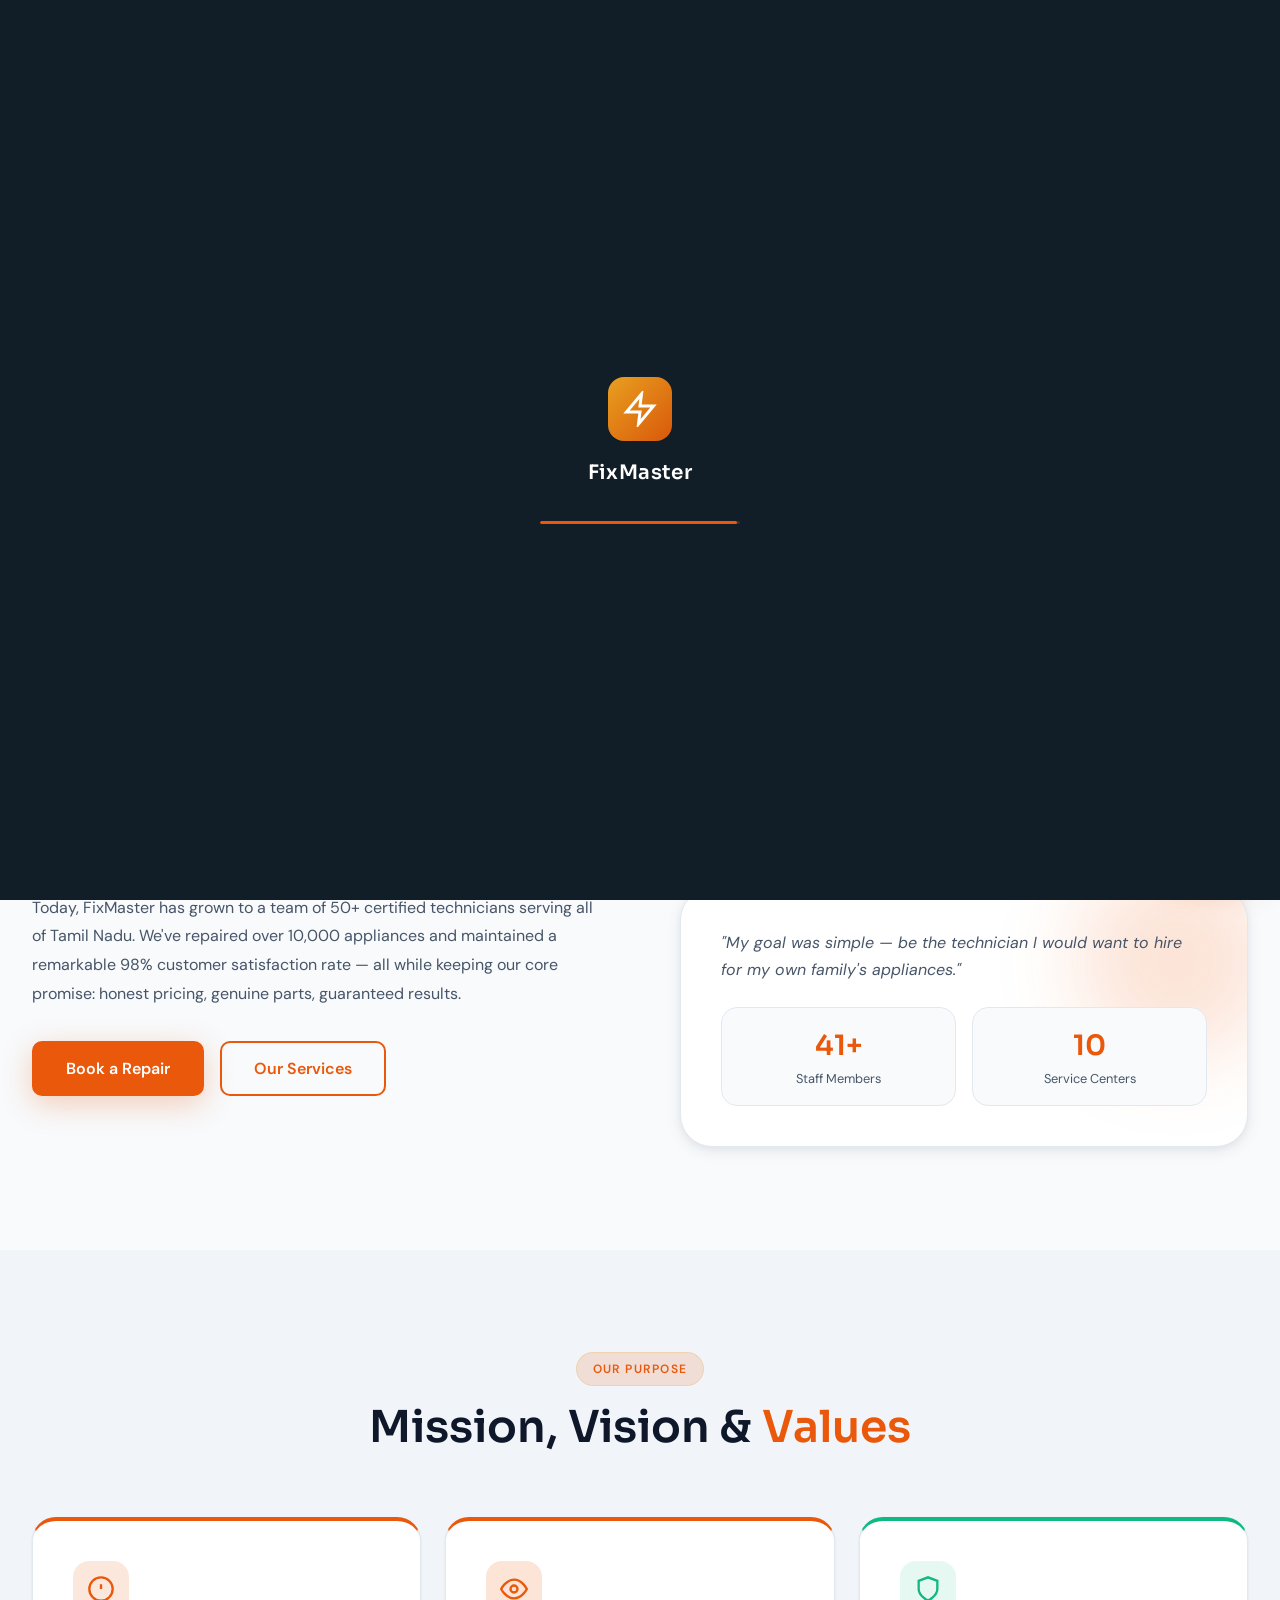
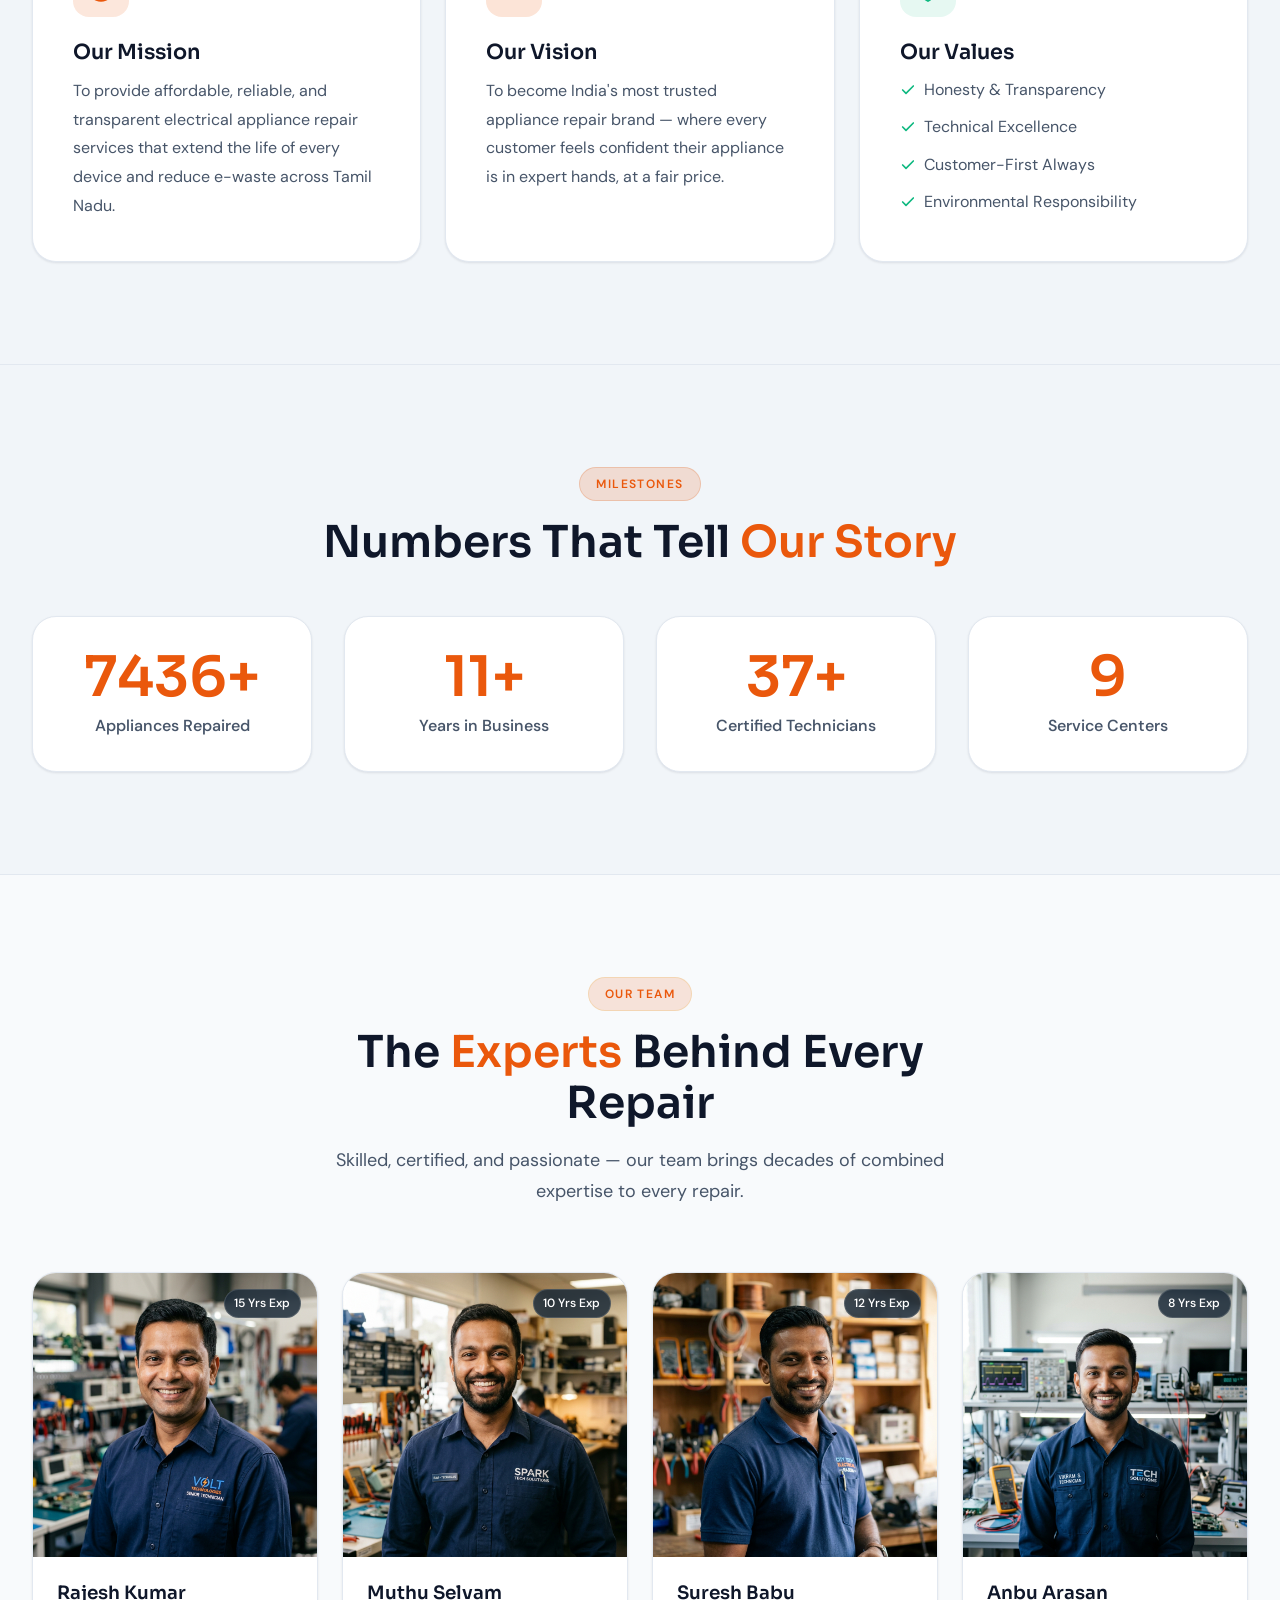
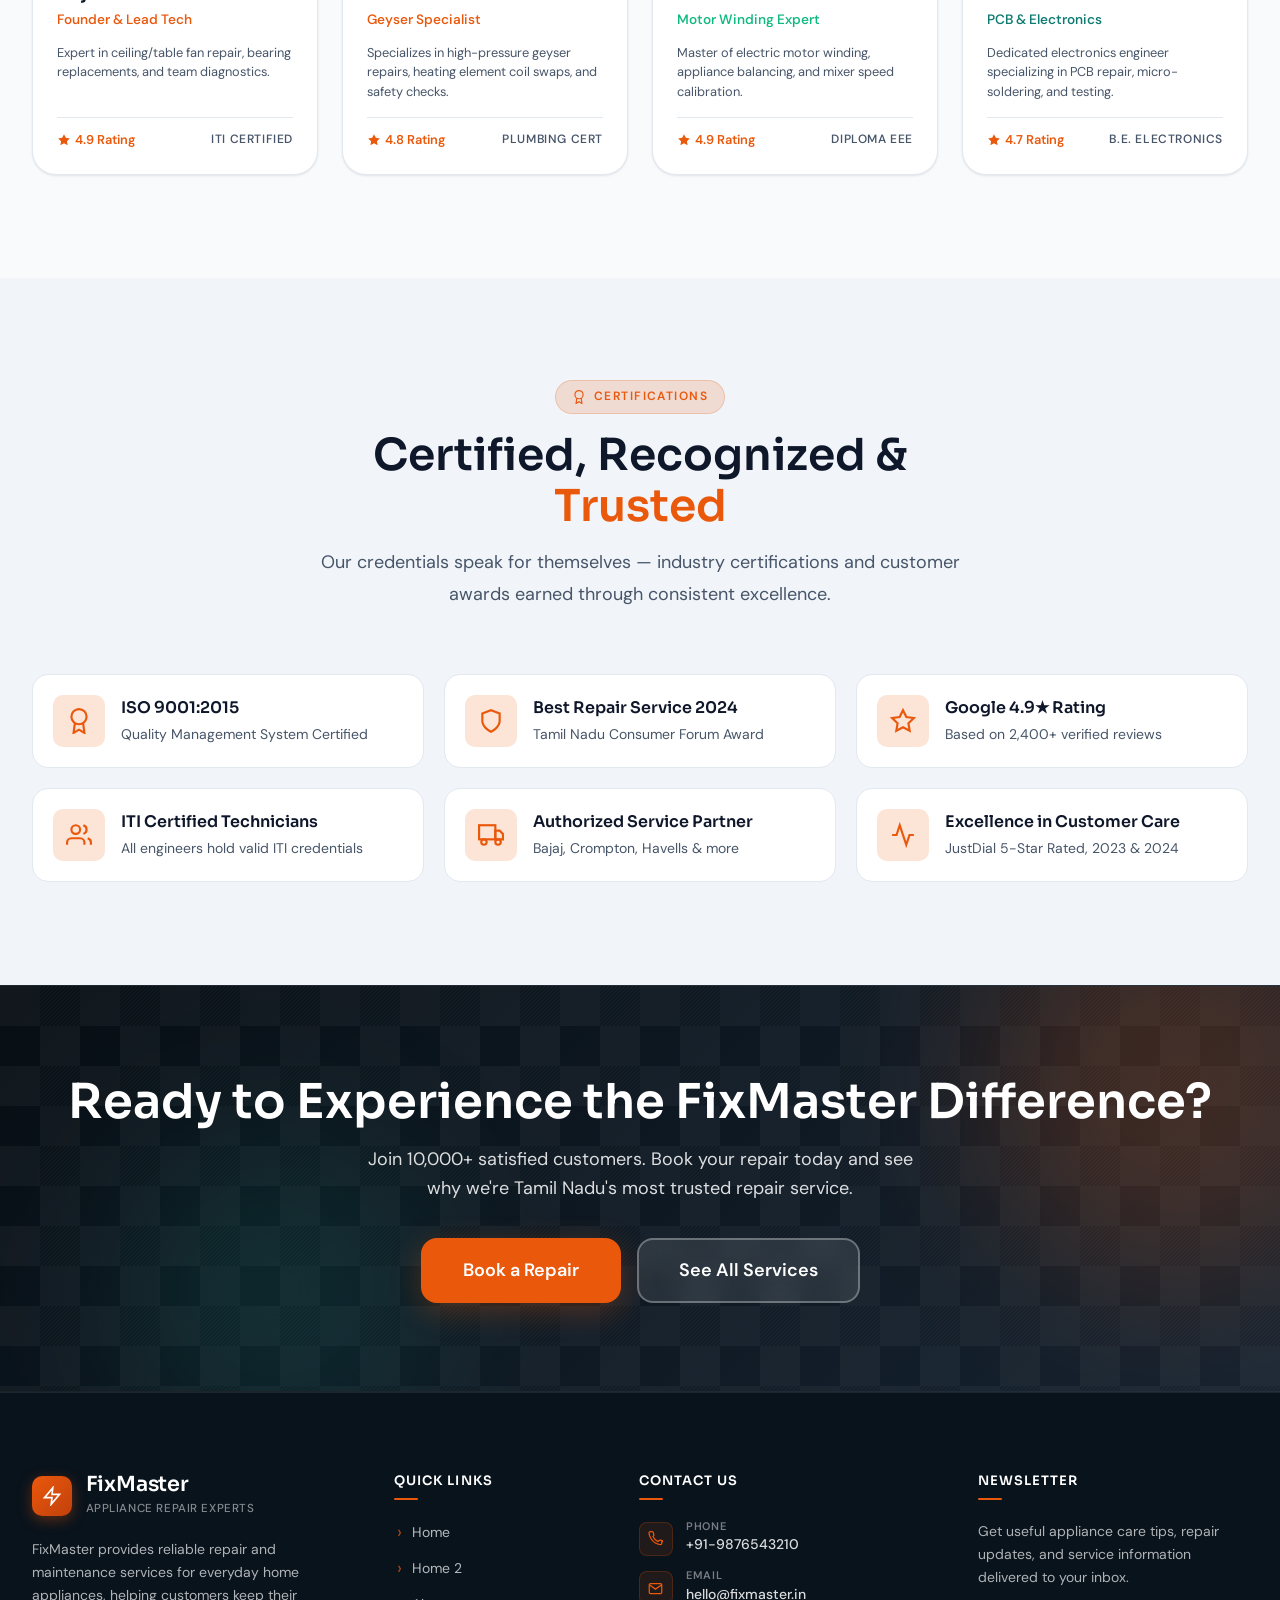
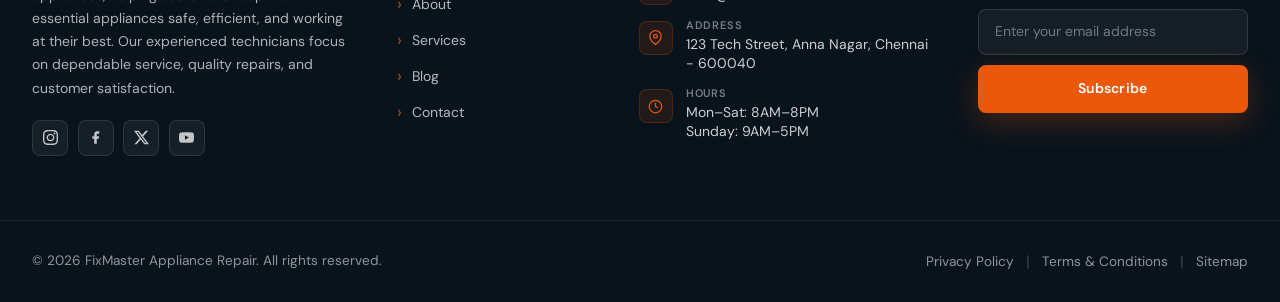
<file: about.html>
<!DOCTYPE html>
<html lang="en" dir="ltr" data-theme="light">
<head>
  <meta charset="UTF-8" /><meta name="viewport" content="width=device-width, initial-scale=1.0" />
  <meta name="description" content="About FixMaster - 15+ years of trusted electrical appliance repair in Chennai. Meet our certified team, learn our story, and see our certifications." />
  <title>About Us | FixMaster Appliance Repair</title>
  <link rel="icon" type="image/svg+xml" href="favicon.svg" />
  <link rel="icon" type="image/png" href="favicon.png" />
  <link rel="apple-touch-icon" href="favicon.png" />
  <link rel="stylesheet" href="css/style.css" /><link rel="stylesheet" href="css/animations.css" /><link rel="stylesheet" href="css/dark-mode.css" /><link rel="stylesheet" href="css/responsive.css" />
</head>
<body>
<div id="preloader"><div class="preloader-logo"><div style="width:64px;height:64px;background:linear-gradient(135deg,#E8A020,#D9580A);border-radius:16px;display:flex;align-items:center;justify-content:center;margin:0 auto 1rem"><svg width="36" height="36" fill="none" stroke="white" stroke-width="2" viewBox="0 0 24 24"><polygon points="13 2 3 14 12 14 11 22 21 10 12 10 13 2"/></svg></div><p style="color:white;font-family:'Sora',sans-serif;font-size:1.25rem;font-weight:600;letter-spacing:0.02em;text-align:center">FixMaster</p></div><div class="preloader-bar"><div class="preloader-fill"></div></div></div>
<div class="scroll-indicator"></div>

<nav class="navbar"><div class="container"><div class="navbar-inner">
  <a href="index.html" class="navbar-logo"><div class="logo-icon"><svg width="24" height="24" fill="none" stroke="white" stroke-width="2" viewBox="0 0 24 24"><polygon points="13 2 3 14 12 14 11 22 21 10 12 10 13 2"/></svg></div><div class="logo-text"><span class="logo-name">FixMaster</span><span class="logo-tagline">Appliance Repair Experts</span></div></a>
    <ul class="navbar-nav">
    <li class="nav-item"><a href="index.html" class="nav-link">Home</a></li>
    <li class="nav-item"><a href="home2.html" class="nav-link">Home 2</a></li>
    <li class="nav-item"><a href="about.html" class="nav-link active">About</a></li>
    <li class="nav-item"><a href="services.html" class="nav-link">Services</a></li>
    <li class="nav-item"><a href="blog.html" class="nav-link">Blog</a></li>
    <li class="nav-item"><a href="contact.html" class="nav-link">Contact</a></li>
  </ul>
  <div class="navbar-controls"><button class="ctrl-btn theme-toggle" id="themeToggle" aria-label="Toggle theme"><span data-sun><svg width="16" height="16" fill="none" stroke="currentColor" stroke-width="2" viewBox="0 0 24 24"><circle cx="12" cy="12" r="5"/><line x1="12" y1="1" x2="12" y2="3"/><line x1="12" y1="21" x2="12" y2="23"/><line x1="4.22" y1="4.22" x2="5.64" y2="5.64"/><line x1="18.36" y1="18.36" x2="19.78" y2="19.78"/><line x1="1" y1="12" x2="3" y2="12"/><line x1="21" y1="12" x2="23" y2="12"/><line x1="4.22" y1="19.78" x2="5.64" y2="18.36"/><line x1="18.36" y1="5.64" x2="19.78" y2="4.22"/></svg></span><span data-moon style="display:none"><svg width="16" height="16" fill="none" stroke="currentColor" stroke-width="2" viewBox="0 0 24 24"><path d="M21 12.79A9 9 0 1 1 11.21 3 7 7 0 0 0 21 12.79z"/></svg></span></button><button class="ctrl-btn rtl-toggle" id="rtlToggle" aria-label="Toggle RTL/LTR">RTL</button><a href="services.html#booking" class="btn btn-orange btn-sm navbar-cta">Book Repair</a><button class="hamburger" id="hamburger" aria-label="Open menu"><span></span><span></span><span></span></button></div>
</div></div></nav>
<nav class="mobile-nav" id="mobileNav" aria-label="Mobile navigation">
  <a href="index.html" class="mobile-nav-link"><span style="display:inline-flex;align-items:center;gap:0.45rem"><svg viewBox="0 0 24 24" width="1em" height="1em" fill="none" stroke="currentColor" stroke-width="2" stroke-linecap="round" stroke-linejoin="round" style="vertical-align:-0.125em;flex-shrink:0" aria-hidden="true"><path d="M3 9l9-7 9 7v11a2 2 0 0 1-2 2H5a2 2 0 0 1-2-2z"/><polyline points="9 22 9 12 15 12 15 22"/></svg> Home</span></a>
  <a href="home2.html" class="mobile-nav-link"><span style="display:inline-flex;align-items:center;gap:0.45rem"><svg viewBox="0 0 24 24" width="1em" height="1em" fill="none" stroke="currentColor" stroke-width="2" stroke-linecap="round" stroke-linejoin="round" style="vertical-align:-0.125em;flex-shrink:0" aria-hidden="true"><path d="M9 9h11a2 2 0 0 1 2 2v9a2 2 0 0 1-2 2H11a2 2 0 0 1-2-2z"/><path d="M15 15V5a2 2 0 0 0-2-2H4a2 2 0 0 0-2 2v9a2 2 0 0 0 2 2h2"/></svg> Home 2</span></a>
  <a href="about.html" class="mobile-nav-link"><span style="display:inline-flex;align-items:center;gap:0.45rem"><svg viewBox="0 0 24 24" width="1em" height="1em" fill="none" stroke="currentColor" stroke-width="2" stroke-linecap="round" stroke-linejoin="round" style="vertical-align:-0.125em;flex-shrink:0" aria-hidden="true"><circle cx="12" cy="12" r="10"/><line x1="12" y1="8" x2="12" y2="12"/><line x1="12" y1="16" x2="12.01" y2="16"/></svg> About</span></a>
  <a href="services.html" class="mobile-nav-link"><span style="display:inline-flex;align-items:center;gap:0.45rem"><svg viewBox="0 0 24 24" width="1em" height="1em" fill="none" stroke="currentColor" stroke-width="2" stroke-linecap="round" stroke-linejoin="round" style="vertical-align:-0.125em;flex-shrink:0" aria-hidden="true"><path d="M14.7 6.3a1 1 0 0 0 0 1.4l1.6 1.6a1 1 0 0 0 1.4 0l3.77-3.77a6 6 0 0 1-7.94 7.94l-6.91 6.91a2.12 2.12 0 0 1-3-3l6.91-6.91a6 6 0 0 1 7.94-7.94l-3.76 3.76z"/></svg> Services</span></a>
  <a href="blog.html" class="mobile-nav-link"><span style="display:inline-flex;align-items:center;gap:0.45rem"><svg viewBox="0 0 24 24" width="1em" height="1em" fill="none" stroke="currentColor" stroke-width="2" stroke-linecap="round" stroke-linejoin="round" style="vertical-align:-0.125em;flex-shrink:0" aria-hidden="true"><path d="M4 22h16a2 2 0 0 0 2-2V4a2 2 0 0 0-2-2H8a2 2 0 0 0-2 2v16a2 2 0 0 1-2 2zm0 0a2 2 0 0 1-2-2v-9c0-1.1.9-2 2-2h2"/><path d="M18 14h-8"/><path d="M15 18h-5"/><path d="M10 6h8v4h-8V6z"/></svg> Blog</span></a>
  <a href="contact.html" class="mobile-nav-link"><span style="display:inline-flex;align-items:center;gap:0.45rem"><svg viewBox="0 0 24 24" width="1em" height="1em" fill="none" stroke="currentColor" stroke-width="2" stroke-linecap="round" stroke-linejoin="round" style="vertical-align:-0.125em;flex-shrink:0" aria-hidden="true"><path d="M22 16.92v3a2 2 0 0 1-2.18 2 19.79 19.79 0 0 1-8.63-3.07A19.5 19.5 0 0 1 4.69 12a19.79 19.79 0 0 1-3.07-8.67A2 2 0 0 1 3.6 1.17h3a2 2 0 0 1 2 1.72c.127.96.361 1.903.7 2.81a2 2 0 0 1-.45 2.11L7.91 8.91a16 16 0 0 0 8 8l1.8-1.8a2 2 0 0 1 2.11-.45c.907.339 1.85.573 2.81.7A2 2 0 0 1 24 17z"/></svg> Contact</span></a>
  <div class="mobile-controls">
    <a href="services.html#booking" class="btn btn-orange btn-sm">Book Repair</a>
  </div>
</nav>

<!-- SECTION 1: PAGE HERO -->
<section class="page-hero" aria-label="About page hero">
  <div class="page-hero-pattern"></div>
  <div class="container">
    <div class="page-hero-content reveal">
      <span class="page-hero-tag">
        <svg viewBox="0 0 24 24" width="14" height="14" fill="none" stroke="currentColor" stroke-width="2" stroke-linecap="round" stroke-linejoin="round" aria-hidden="true"><circle cx="12" cy="12" r="10"/><line x1="12" y1="16" x2="12" y2="12"/><line x1="12" y1="8" x2="12.01" y2="8"/></svg>
        About Us
      </span>
      <h1 class="page-hero-title">About <span style="color:var(--color-orange)">FixMaster</span></h1>
      <p class="page-hero-desc">15+ years of trusted electrical appliance repair. A story of passion, precision, and uncompromising quality.</p>
    </div>
  </div>
</section>

<!-- SECTION 2: OUR STORY -->
<section class="section" aria-label="Our story">
  <div class="container">
    <div style="display:grid;grid-template-columns:1fr 1fr;gap:5rem;align-items:center">
      <div class="reveal from-left">
        <span class="section-tag orange" style="margin-bottom:1rem;display:inline-flex">Our Story</span>
        <h2 class="section-title" style="text-align:left;margin-bottom:1.5rem">From a Small Workshop <span>to Chennai's #1</span> Repair Service</h2>
        <p style="color:var(--text-secondary);line-height:1.8;margin-bottom:1.5rem">FixMaster was founded in 2009 by Ramesh Krishnan, an ITI-certified electrical engineer who saw a gap in the market for honest, reliable appliance repair. Starting with just a single workshop in Anna Nagar, Chennai, Ramesh focused on two things: technical excellence and customer trust.</p>
        <p style="color:var(--text-secondary);line-height:1.8;margin-bottom:2rem">Today, FixMaster has grown to a team of 50+ certified technicians serving all of Tamil Nadu. We've repaired over 10,000 appliances and maintained a remarkable 98% customer satisfaction rate — all while keeping our core promise: honest pricing, genuine parts, guaranteed results.</p>
        <div style="display:flex;gap:1rem;flex-wrap:wrap">
          <a href="services.html#booking" class="btn btn-primary">Book a Repair</a>
          <a href="services.html" class="btn btn-secondary">Our Services</a>
        </div>
      </div>
      <div class="reveal from-right" style="display:flex; flex-direction:column; gap:2rem">
        <div style="position:relative; border-radius:2rem; overflow:hidden; box-shadow:var(--shadow-lg)">
          <img src="images/founder.jpg" alt="Ramesh Krishnan - Founder" style="width:100%; display:block; aspect-ratio:3/2; object-fit:cover" />
          <div style="position:absolute; inset:0; background:linear-gradient(to top, rgba(17,29,39,0.85) 0%, rgba(17,29,39,0) 50%)"></div>
          <div style="position:absolute; bottom:1.5rem; left:1.5rem; right:1.5rem">
            <h4 style="color:white; font-family:'Sora',sans-serif; font-size:1.25rem; font-weight:600; margin-bottom:0.25rem">Ramesh Krishnan</h4>
            <p style="color:var(--color-blue-light); font-size:0.875rem; font-weight:550; text-transform:uppercase; letter-spacing:0.05em">Founder & Director</p>
          </div>
        </div>
        <div class="highlight-card" style="border-radius:2rem;padding:2.5rem;position:relative;overflow:hidden">
          <div style="position:absolute;top:-30px;right:-30px;width:200px;height:200px;background:var(--color-orange-glow);border-radius:50%;filter:blur(40px)"></div>
          <div style="position:relative;z-index:1">
            <p style="color:var(--text-secondary);line-height:1.7;margin-bottom:1.5rem;font-style:italic">"My goal was simple — be the technician I would want to hire for my own family's appliances."</p>
            <div style="display:grid;grid-template-columns:1fr 1fr;gap:1rem">
              <div style="background:var(--bg-primary);border:1px solid var(--border-color);border-radius:1rem;padding:1rem;text-align:center"><div style="font-family:'Sora',sans-serif;font-size:1.75rem;font-weight:600;color:var(--color-orange)"><span data-count="50" data-suffix="+">0</span></div><p style="color:var(--text-secondary);font-size:0.8rem">Staff Members</p></div>
              <div style="background:var(--bg-primary);border:1px solid var(--border-color);border-radius:1rem;padding:1rem;text-align:center"><div style="font-family:'Sora',sans-serif;font-size:1.75rem;font-weight:600;color:var(--color-orange)"><span data-count="12">0</span></div><p style="color:var(--text-secondary);font-size:0.8rem">Service Centers</p></div>
            </div>
          </div>
        </div>
      </div>
    </div>
  </div>
</section>

<!-- SECTION 3: MISSION & VISION -->
<section class="section bg-secondary" aria-label="Mission and vision">
  <div class="container">
    <div class="section-header reveal">
      <span class="section-tag">Our Purpose</span>
      <h2 class="section-title">Mission, Vision & <span>Values</span></h2>
    </div>
    <div class="grid grid-3 gap-6 stagger-children">
      <div class="card card-body reveal" style="padding:2.5rem;border-top:4px solid var(--color-blue)">
        <div style="width:56px;height:56px;background:var(--color-blue-glow);border-radius:1rem;display:flex;align-items:center;justify-content:center;margin-bottom:1.5rem"><svg width="28" height="28" fill="none" stroke="var(--color-blue)" stroke-width="2" viewBox="0 0 24 24"><circle cx="12" cy="12" r="10"/><line x1="12" y1="8" x2="12" y2="12"/><line x1="12" y1="16" x2="12.01" y2="16"/></svg></div>
        <h3 style="font-size:1.3rem;margin-bottom:0.75rem">Our Mission</h3>
        <p style="color:var(--text-secondary);line-height:1.8">To provide affordable, reliable, and transparent electrical appliance repair services that extend the life of every device and reduce e-waste across Tamil Nadu.</p>
      </div>
      <div class="card card-body reveal reveal-delay-2" style="padding:2.5rem;border-top:4px solid var(--color-orange)">
        <div style="width:56px;height:56px;background:var(--color-orange-glow);border-radius:1rem;display:flex;align-items:center;justify-content:center;margin-bottom:1.5rem"><svg width="28" height="28" fill="none" stroke="var(--color-orange)" stroke-width="2" viewBox="0 0 24 24"><path d="M1 12s4-8 11-8 11 8 11 8-4 8-11 8-11-8-11-8z"/><circle cx="12" cy="12" r="3"/></svg></div>
        <h3 style="font-size:1.3rem;margin-bottom:0.75rem">Our Vision</h3>
        <p style="color:var(--text-secondary);line-height:1.8">To become India's most trusted appliance repair brand — where every customer feels confident their appliance is in expert hands, at a fair price.</p>
      </div>
      <div class="card card-body reveal reveal-delay-3" style="padding:2.5rem;border-top:4px solid #10B981">
        <div style="width:56px;height:56px;background:rgba(16,185,129,0.1);border-radius:1rem;display:flex;align-items:center;justify-content:center;margin-bottom:1.5rem"><svg width="28" height="28" fill="none" stroke="#10B981" stroke-width="2" viewBox="0 0 24 24"><path d="M12 22s8-4 8-10V5l-8-3-8 3v7c0 6 8 10 8 10z"/></svg></div>
        <h3 style="font-size:1.3rem;margin-bottom:0.75rem">Our Values</h3>
        <ul style="color:var(--text-secondary);list-style:none;padding:0;margin:0;display:flex;flex-direction:column;gap:0.75rem">
          <li style="display:flex;align-items:center;gap:0.5rem"><svg viewBox="0 0 24 24" width="16" height="16" fill="none" stroke="#10B981" stroke-width="2.5" stroke-linecap="round" stroke-linejoin="round" style="vertical-align:middle;flex-shrink:0;display:inline" aria-hidden="true"><polyline points="20 6 9 17 4 12"/></svg> <span>Honesty & Transparency</span></li>
          <li style="display:flex;align-items:center;gap:0.5rem"><svg viewBox="0 0 24 24" width="16" height="16" fill="none" stroke="#10B981" stroke-width="2.5" stroke-linecap="round" stroke-linejoin="round" style="vertical-align:middle;flex-shrink:0;display:inline" aria-hidden="true"><polyline points="20 6 9 17 4 12"/></svg> <span>Technical Excellence</span></li>
          <li style="display:flex;align-items:center;gap:0.5rem"><svg viewBox="0 0 24 24" width="16" height="16" fill="none" stroke="#10B981" stroke-width="2.5" stroke-linecap="round" stroke-linejoin="round" style="vertical-align:middle;flex-shrink:0;display:inline" aria-hidden="true"><polyline points="20 6 9 17 4 12"/></svg> <span>Customer-First Always</span></li>
          <li style="display:flex;align-items:center;gap:0.5rem"><svg viewBox="0 0 24 24" width="16" height="16" fill="none" stroke="#10B981" stroke-width="2.5" stroke-linecap="round" stroke-linejoin="round" style="vertical-align:middle;flex-shrink:0;display:inline" aria-hidden="true"><polyline points="20 6 9 17 4 12"/></svg> <span>Environmental Responsibility</span></li>
        </ul>
      </div>
    </div>
  </div>
</section>

<!-- SECTION 4: STATS & MILESTONES -->
<section class="section milestone-section" aria-label="Milestones">
  <div class="container">
    <div class="section-header reveal" style="margin-bottom:3rem">
      <span class="section-tag orange">Milestones</span>
      <h2 class="section-title">Numbers That Tell <span style="color:var(--color-orange)">Our Story</span></h2>
    </div>
    <div style="display:grid;grid-template-columns:repeat(4,1fr);gap:2rem" class="stagger-children">
      <div style="text-align:center;padding:2rem;background:var(--bg-card);border:1px solid var(--border-color);border-radius:1.5rem;box-shadow:var(--shadow-sm)" class="reveal">
        <div style="font-family:'Sora',sans-serif;font-size:3.5rem;font-weight:600;color:var(--color-orange);line-height:1;margin-bottom:0.5rem"><span data-count="10000" data-suffix="+">0</span></div>
        <p style="color:var(--text-secondary);font-weight:550">Appliances Repaired</p>
      </div>
      <div style="text-align:center;padding:2rem;background:var(--bg-card);border:1px solid var(--border-color);border-radius:1.5rem;box-shadow:var(--shadow-sm)" class="reveal reveal-delay-1">
        <div style="font-family:'Sora',sans-serif;font-size:3.5rem;font-weight:600;color:var(--color-orange);line-height:1;margin-bottom:0.5rem"><span data-count="15" data-suffix="+">0</span></div>
        <p style="color:var(--text-secondary);font-weight:550">Years in Business</p>
      </div>
      <div style="text-align:center;padding:2rem;background:var(--bg-card);border:1px solid var(--border-color);border-radius:1.5rem;box-shadow:var(--shadow-sm)" class="reveal reveal-delay-2">
        <div style="font-family:'Sora',sans-serif;font-size:3.5rem;font-weight:600;color:var(--color-orange);line-height:1;margin-bottom:0.5rem"><span data-count="50" data-suffix="+">0</span></div>
        <p style="color:var(--text-secondary);font-weight:550">Certified Technicians</p>
      </div>
      <div style="text-align:center;padding:2rem;background:var(--bg-card);border:1px solid var(--border-color);border-radius:1.5rem;box-shadow:var(--shadow-sm)" class="reveal reveal-delay-3">
        <div style="font-family:'Sora',sans-serif;font-size:3.5rem;font-weight:600;color:var(--color-orange);line-height:1;margin-bottom:0.5rem"><span data-count="12">0</span></div>
        <p style="color:var(--text-secondary);font-weight:550">Service Centers</p>
      </div>
    </div>
  </div>
</section>

<!-- SECTION 5: TEAM GRID -->
<section class="section" aria-label="Our team">
  <div class="container">
    <div class="section-header reveal">
      <span class="section-tag">Our Team</span>
      <h2 class="section-title">The <span>Experts</span> Behind Every Repair</h2>
      <p class="section-desc">Skilled, certified, and passionate — our team brings decades of combined expertise to every repair.</p>
    </div>
    <div class="grid grid-4 gap-6 stagger-children">
      <div class="card card-body reveal" style="padding:0; overflow:hidden; transition:all 0.3s; display:flex; flex-direction:column; justify-content:between">
        <div style="aspect-ratio:1/1; overflow:hidden; position:relative">
          <img src="images/tech_rajesh.jpg" alt="Rajesh Kumar" style="width:100%; height:100%; object-fit:cover" />
          <span style="position:absolute; top:1rem; right:1rem; background:rgba(28,43,57,0.85); backdrop-filter:blur(5px); color:white; font-size:0.75rem; font-weight:550; padding:0.25rem 0.6rem; border-radius:50px; border:1px solid rgba(255,255,255,0.15)">15 Yrs Exp</span>
        </div>
        <div style="padding:1.5rem; text-align:left; flex-grow:1; display:flex; flex-direction:column; justify-content:between">
          <div>
            <h4 style="font-family:'Sora',sans-serif; font-weight:600; font-size:1.15rem; margin-bottom:0.25rem; color:var(--text-primary)">Rajesh Kumar</h4>
            <p style="font-size:0.85rem; color:var(--color-blue); font-weight:550; margin-bottom:0.75rem">Founder & Lead Tech</p>
            <p style="font-size:0.8rem; color:var(--text-secondary); line-height:1.5; margin-bottom:1rem">Expert in ceiling/table fan repair, bearing replacements, and team diagnostics.</p>
          </div>
          <div style="display:flex; align-items:center; justify-content:space-between; border-top:1px solid var(--border-color); padding-top:0.75rem; margin-top:auto">
            <span style="display:inline-flex; align-items:center; gap:0.25rem; color:var(--color-orange); font-size:0.8rem; font-weight:600"><svg width="14" height="14" fill="currentColor" viewBox="0 0 24 24"><polygon points="12 2 15.09 8.26 22 9.27 17 14.14 18.18 21.02 12 17.77 5.82 21.02 7 14.14 2 9.27 8.91 8.26 12 2"/></svg> 4.9 Rating</span>
            <span style="font-size:0.75rem; color:var(--text-secondary); text-transform:uppercase; letter-spacing:0.05em; font-weight:550">ITI Certified</span>
          </div>
        </div>
      </div>
      <div class="card card-body reveal reveal-delay-1" style="padding:0; overflow:hidden; transition:all 0.3s; display:flex; flex-direction:column; justify-content:between">
        <div style="aspect-ratio:1/1; overflow:hidden; position:relative">
          <img src="images/tech_muthu.jpg" alt="Muthu Selvam" style="width:100%; height:100%; object-fit:cover" />
          <span style="position:absolute; top:1rem; right:1rem; background:rgba(28,43,57,0.85); backdrop-filter:blur(5px); color:white; font-size:0.75rem; font-weight:550; padding:0.25rem 0.6rem; border-radius:50px; border:1px solid rgba(255,255,255,0.15)">10 Yrs Exp</span>
        </div>
        <div style="padding:1.5rem; text-align:left; flex-grow:1; display:flex; flex-direction:column; justify-content:between">
          <div>
            <h4 style="font-family:'Sora',sans-serif; font-weight:600; font-size:1.15rem; margin-bottom:0.25rem; color:var(--text-primary)">Muthu Selvam</h4>
            <p style="font-size:0.85rem; color:var(--color-orange); font-weight:550; margin-bottom:0.75rem">Geyser Specialist</p>
            <p style="font-size:0.8rem; color:var(--text-secondary); line-height:1.5; margin-bottom:1rem">Specializes in high-pressure geyser repairs, heating element coil swaps, and safety checks.</p>
          </div>
          <div style="display:flex; align-items:center; justify-content:space-between; border-top:1px solid var(--border-color); padding-top:0.75rem; margin-top:auto">
            <span style="display:inline-flex; align-items:center; gap:0.25rem; color:var(--color-orange); font-size:0.8rem; font-weight:600"><svg width="14" height="14" fill="currentColor" viewBox="0 0 24 24"><polygon points="12 2 15.09 8.26 22 9.27 17 14.14 18.18 21.02 12 17.77 5.82 21.02 7 14.14 2 9.27 8.91 8.26 12 2"/></svg> 4.8 Rating</span>
            <span style="font-size:0.75rem; color:var(--text-secondary); text-transform:uppercase; letter-spacing:0.05em; font-weight:550">Plumbing Cert</span>
          </div>
        </div>
      </div>
      <div class="card card-body reveal reveal-delay-2" style="padding:0; overflow:hidden; transition:all 0.3s; display:flex; flex-direction:column; justify-content:between">
        <div style="aspect-ratio:1/1; overflow:hidden; position:relative">
          <img src="images/tech_suresh.jpg" alt="Suresh Babu" style="width:100%; height:100%; object-fit:cover" />
          <span style="position:absolute; top:1rem; right:1rem; background:rgba(28,43,57,0.85); backdrop-filter:blur(5px); color:white; font-size:0.75rem; font-weight:550; padding:0.25rem 0.6rem; border-radius:50px; border:1px solid rgba(255,255,255,0.15)">12 Yrs Exp</span>
        </div>
        <div style="padding:1.5rem; text-align:left; flex-grow:1; display:flex; flex-direction:column; justify-content:between">
          <div>
            <h4 style="font-family:'Sora',sans-serif; font-weight:600; font-size:1.15rem; margin-bottom:0.25rem; color:var(--text-primary)">Suresh Babu</h4>
            <p style="font-size:0.85rem; color:#10B981; font-weight:550; margin-bottom:0.75rem">Motor Winding Expert</p>
            <p style="font-size:0.8rem; color:var(--text-secondary); line-height:1.5; margin-bottom:1rem">Master of electric motor winding, appliance balancing, and mixer speed calibration.</p>
          </div>
          <div style="display:flex; align-items:center; justify-content:space-between; border-top:1px solid var(--border-color); padding-top:0.75rem; margin-top:auto">
            <span style="display:inline-flex; align-items:center; gap:0.25rem; color:var(--color-orange); font-size:0.8rem; font-weight:600"><svg width="14" height="14" fill="currentColor" viewBox="0 0 24 24"><polygon points="12 2 15.09 8.26 22 9.27 17 14.14 18.18 21.02 12 17.77 5.82 21.02 7 14.14 2 9.27 8.91 8.26 12 2"/></svg> 4.9 Rating</span>
            <span style="font-size:0.75rem; color:var(--text-secondary); text-transform:uppercase; letter-spacing:0.05em; font-weight:550">Diploma EEE</span>
          </div>
        </div>
      </div>
      <div class="card card-body reveal reveal-delay-3" style="padding:0; overflow:hidden; transition:all 0.3s; display:flex; flex-direction:column; justify-content:between">
        <div style="aspect-ratio:1/1; overflow:hidden; position:relative">
          <img src="images/tech_anbu.jpg" alt="Anbu Arasan" style="width:100%; height:100%; object-fit:cover" />
          <span style="position:absolute; top:1rem; right:1rem; background:rgba(28,43,57,0.85); backdrop-filter:blur(5px); color:white; font-size:0.75rem; font-weight:550; padding:0.25rem 0.6rem; border-radius:50px; border:1px solid rgba(255,255,255,0.15)">8 Yrs Exp</span>
        </div>
        <div style="padding:1.5rem; text-align:left; flex-grow:1; display:flex; flex-direction:column; justify-content:between">
          <div>
            <h4 style="font-family:'Sora',sans-serif; font-weight:600; font-size:1.15rem; margin-bottom:0.25rem; color:var(--text-primary)">Anbu Arasan</h4>
            <p style="font-size:0.85rem; color:var(--color-teal); font-weight:550; margin-bottom:0.75rem">PCB & Electronics</p>
            <p style="font-size:0.8rem; color:var(--text-secondary); line-height:1.5; margin-bottom:1rem">Dedicated electronics engineer specializing in PCB repair, micro-soldering, and testing.</p>
          </div>
          <div style="display:flex; align-items:center; justify-content:space-between; border-top:1px solid var(--border-color); padding-top:0.75rem; margin-top:auto">
            <span style="display:inline-flex; align-items:center; gap:0.25rem; color:var(--color-orange); font-size:0.8rem; font-weight:600"><svg width="14" height="14" fill="currentColor" viewBox="0 0 24 24"><polygon points="12 2 15.09 8.26 22 9.27 17 14.14 18.18 21.02 12 17.77 5.82 21.02 7 14.14 2 9.27 8.91 8.26 12 2"/></svg> 4.7 Rating</span>
            <span style="font-size:0.75rem; color:var(--text-secondary); text-transform:uppercase; letter-spacing:0.05em; font-weight:550">B.E. Electronics</span>
          </div>
        </div>
      </div>
    </div>
  </div>
</section>

<!-- SECTION 6: CERTIFICATIONS & AWARDS -->
<section class="section bg-secondary" aria-label="Certifications and awards">
  <div class="container">
    <div class="section-header reveal">
      <span class="section-tag orange"><svg width="14" height="14" fill="none" stroke="currentColor" stroke-width="2" viewBox="0 0 24 24"><circle cx="12" cy="8" r="7"/><polyline points="8.21 13.89 7 23 12 20 17 23 15.79 13.88"/></svg> Certifications</span>
      <h2 class="section-title">Certified, Recognized & <span>Trusted</span></h2>
      <p class="section-desc">Our credentials speak for themselves — industry certifications and customer awards earned through consistent excellence.</p>
    </div>
    <div class="grid grid-3 gap-5 stagger-children">
      <div class="cert-card reveal"><div class="cert-icon"><svg width="26" height="26" fill="none" stroke="var(--color-orange)" stroke-width="2" viewBox="0 0 24 24"><circle cx="12" cy="8" r="7"/><polyline points="8.21 13.89 7 23 12 20 17 23 15.79 13.88"/></svg></div><div><h4 style="font-weight:600;margin-bottom:0.25rem">ISO 9001:2015</h4><p style="font-size:0.875rem;color:var(--text-secondary)">Quality Management System Certified</p></div></div>
      <div class="cert-card reveal reveal-delay-1"><div class="cert-icon"><svg width="26" height="26" fill="none" stroke="var(--color-orange)" stroke-width="2" viewBox="0 0 24 24"><path d="M12 22s8-4 8-10V5l-8-3-8 3v7c0 6 8 10 8 10z"/></svg></div><div><h4 style="font-weight:600;margin-bottom:0.25rem">Best Repair Service 2024</h4><p style="font-size:0.875rem;color:var(--text-secondary)">Tamil Nadu Consumer Forum Award</p></div></div>
      <div class="cert-card reveal reveal-delay-2"><div class="cert-icon"><svg width="26" height="26" fill="none" stroke="var(--color-orange)" stroke-width="2" viewBox="0 0 24 24"><polygon points="12 2 15.09 8.26 22 9.27 17 14.14 18.18 21.02 12 17.77 5.82 21.02 7 14.14 2 9.27 8.91 8.26 12 2"/></svg></div><div><h4 style="font-weight:600;margin-bottom:0.25rem">Google 4.9★ Rating</h4><p style="font-size:0.875rem;color:var(--text-secondary)">Based on 2,400+ verified reviews</p></div></div>
      <div class="cert-card reveal reveal-delay-3"><div class="cert-icon"><svg width="26" height="26" fill="none" stroke="var(--color-orange)" stroke-width="2" viewBox="0 0 24 24"><path d="M17 21v-2a4 4 0 0 0-4-4H5a4 4 0 0 0-4 4v2"/><circle cx="9" cy="7" r="4"/><path d="M23 21v-2a4 4 0 0 0-3-3.87"/><path d="M16 3.13a4 4 0 0 1 0 7.75"/></svg></div><div><h4 style="font-weight:600;margin-bottom:0.25rem">ITI Certified Technicians</h4><p style="font-size:0.875rem;color:var(--text-secondary)">All engineers hold valid ITI credentials</p></div></div>
      <div class="cert-card reveal reveal-delay-4"><div class="cert-icon"><svg width="26" height="26" fill="none" stroke="var(--color-orange)" stroke-width="2" viewBox="0 0 24 24"><rect x="1" y="3" width="15" height="13"/><polygon points="16 8 20 8 23 11 23 16 16 16 16 8"/><circle cx="5.5" cy="18.5" r="2.5"/><circle cx="18.5" cy="18.5" r="2.5"/></svg></div><div><h4 style="font-weight:600;margin-bottom:0.25rem">Authorized Service Partner</h4><p style="font-size:0.875rem;color:var(--text-secondary)">Bajaj, Crompton, Havells & more</p></div></div>
      <div class="cert-card reveal reveal-delay-5"><div class="cert-icon"><svg width="26" height="26" fill="none" stroke="var(--color-orange)" stroke-width="2" viewBox="0 0 24 24"><path d="M22 12h-4l-3 9L9 3l-3 9H2"/></svg></div><div><h4 style="font-weight:600;margin-bottom:0.25rem">Excellence in Customer Care</h4><p style="font-size:0.875rem;color:var(--text-secondary)">JustDial 5-Star Rated, 2023 & 2024</p></div></div>
    </div>
  </div>
</section>

<!-- SECTION 7: CTA -->
<section class="cta-banner" aria-label="Call to action">
  <div class="cta-orb cta-orb-1 orb-animate"></div><div class="cta-orb cta-orb-2 orb-animate"></div>
  <div class="container"><div class="cta-inner reveal">
    <h2>Ready to Experience the FixMaster Difference?</h2>
    <p>Join 10,000+ satisfied customers. Book your repair today and see why we're Tamil Nadu's most trusted repair service.</p>
    <div class="cta-buttons">
      <a href="services.html#booking" class="btn btn-orange btn-lg">Book a Repair</a>
      <a href="services.html" class="btn btn-ghost btn-lg">See All Services</a>
    </div>
  </div></div>
</section>

<!-- FOOTER -->
<footer class="footer" role="contentinfo">
  <div class="container">
    <div class="footer-grid">
      <div class="footer-brand">
        <div class="logo">
          <div class="logo-icon"><svg width="24" height="24" fill="none" stroke="white" stroke-width="2" viewBox="0 0 24 24"><polygon points="13 2 3 14 12 14 11 22 21 10 12 10 13 2"/></svg></div>
          <div><div class="brand-name">FixMaster</div><div class="brand-sub">Appliance Repair Experts</div></div>
        </div>
        <p class="footer-desc">FixMaster provides reliable repair and maintenance services for everyday home appliances, helping customers keep their essential appliances safe, efficient, and working at their best. Our experienced technicians focus on dependable service, quality repairs, and customer satisfaction.</p>
        <div class="footer-social">
          <a href="https://www.instagram.com/" target="_blank" rel="noopener noreferrer" aria-label="Instagram"><svg width="16" height="16" fill="currentColor" viewBox="0 0 24 24"><path d="M12 2.163c3.204 0 3.584.012 4.85.07 3.252.148 4.771 1.691 4.919 4.919.058 1.265.069 1.645.069 4.849 0 3.205-.012 3.584-.069 4.849-.149 3.225-1.664 4.771-4.919 4.919-1.266.058-1.644.07-4.85.07-3.204 0-3.584-.012-4.849-.07-3.26-.149-4.771-1.699-4.919-4.92-.058-1.265-.07-1.644-.07-4.849 0-3.204.013-3.583.07-4.849.149-3.227 1.664-4.771 4.919-4.919 1.266-.057 1.645-.069 4.849-.069zm0-2.163c-3.259 0-3.667.014-4.947.072-4.358.2-6.78 2.618-6.98 6.98-.059 1.281-.073 1.689-.073 4.948 0 3.259.014 3.668.072 4.948.2 4.358 2.618 6.78 6.98 6.98 1.281.058 1.689.072 4.948.072 3.259 0 3.668-.014 4.948-.072 4.354-.2 6.782-2.618 6.979-6.98.059-1.28.073-1.689.073-4.948 0-3.259-.014-3.667-.072-4.947-.196-4.354-2.617-6.78-6.979-6.98-1.281-.059-1.69-.073-4.949-.073zm0 5.838c-3.403 0-6.162 2.759-6.162 6.162s2.759 6.163 6.162 6.163 6.162-2.759 6.162-6.163c0-3.403-2.759-6.162-6.162-6.162zm0 10.162c-2.209 0-4-1.79-4-4 0-2.209 1.791-4 4-4s4 1.791 4 4c0 2.21-1.791 4-4 4zm6.406-11.845c-.796 0-1.441.645-1.441 1.44s.645 1.44 1.441 1.44c.795 0 1.439-.645 1.439-1.44s-.644-1.44-1.439-1.44z"/></svg></a>
          <a href="https://www.facebook.com/" target="_blank" rel="noopener noreferrer" aria-label="Facebook"><svg width="16" height="16" fill="currentColor" viewBox="0 0 24 24"><path d="M18 2h-3a5 5 0 0 0-5 5v3H7v4h3v8h4v-8h3l1-4h-4V7a1 1 0 0 1 1-1h3z"/></svg></a>
          <a href="https://x.com/" target="_blank" rel="noopener noreferrer" aria-label="X"><svg width="16" height="16" fill="currentColor" viewBox="0 0 24 24"><path d="M18.901 1.153h3.68l-8.04 9.19L24 22.846h-7.406l-5.8-7.584-6.638 7.584H.474l8.6-9.83L0 1.154h7.594l5.243 6.932ZM17.61 20.644h2.039L6.486 3.24H4.298Z"/></svg></a>
          <a href="https://www.youtube.com/" target="_blank" rel="noopener noreferrer" aria-label="YouTube"><svg width="16" height="16" fill="currentColor" viewBox="0 0 24 24"><path d="M23.498 6.186a3.016 3.016 0 0 0-2.122-2.136C19.505 3.545 12 3.545 12 3.545s-7.505 0-9.377.505A3.017 3.017 0 0 0 .502 6.186C0 8.07 0 12 0 12s0 3.93.502 5.814a3.016 3.016 0 0 0 2.122 2.136c1.871.505 9.376.505 9.376.505s7.505 0 9.377-.505a3.015 3.015 0 0 0 2.122-2.136C24 15.93 24 12 24 12s0-3.93-.502-5.814zM9.545 15.568V8.432L15.818 12l-6.273 3.568z"/></svg></a>
        </div>
      </div>

      <div>
        <h4 class="footer-col-title">QUICK LINKS</h4>
        <ul class="footer-links">
          <li><a href="index.html">Home</a></li>
          <li><a href="home2.html">Home 2</a></li>
          <li><a href="about.html">About</a></li>
          <li><a href="services.html">Services</a></li>
          <li><a href="blog.html">Blog</a></li>
          <li><a href="contact.html">Contact</a></li>
        </ul>
      </div>

      <div>
        <h4 class="footer-col-title">CONTACT US</h4>
        <div class="footer-contact-item">
          <div class="icon"><svg width="15" height="15" fill="none" stroke="currentColor" stroke-width="2" viewBox="0 0 24 24"><path d="M22 16.92v3a2 2 0 0 1-2.18 2 19.79 19.79 0 0 1-8.63-3.07A19.5 19.5 0 0 1 4.69 12a19.79 19.79 0 0 1-3.07-8.67A2 2 0 0 1 3.6 1.17h3a2 2 0 0 1 2 1.72c.127.96.361 1.903.7 2.81a2 2 0 0 1-.45 2.11L7.91 8.91a16 16 0 0 0 8 8l1.8-1.8a2 2 0 0 1 2.11-.45c.907.339 1.85.573 2.81.7A2 2 0 0 1 24 17z"/></svg></div>
          <div class="text"><strong>Phone</strong><a href="tel:+919876543210">+91-9876543210</a></div>
        </div>
        <div class="footer-contact-item">
          <div class="icon"><svg width="15" height="15" fill="none" stroke="currentColor" stroke-width="2" viewBox="0 0 24 24"><path d="M4 4h16c1.1 0 2 .9 2 2v12c0 1.1-.9 2-2 2H4c-1.1 0-2-.9-2-2V6c0-1.1.9-2 2-2z"/><polyline points="22,6 12,13 2,6"/></svg></div>
          <div class="text"><strong>Email</strong><a href="mailto:hello@fixmaster.in">hello@fixmaster.in</a></div>
        </div>
        <div class="footer-contact-item">
          <div class="icon"><svg width="15" height="15" fill="none" stroke="currentColor" stroke-width="2" viewBox="0 0 24 24"><path d="M21 10c0 7-9 13-9 13s-9-6-9-13a9 9 0 0 1 18 0z"/><circle cx="12" cy="10" r="3"/></svg></div>
          <div class="text"><strong>Address</strong><span>123 Tech Street, Anna Nagar, Chennai - 600040</span></div>
        </div>
        <div class="footer-contact-item">
          <div class="icon"><svg width="15" height="15" fill="none" stroke="currentColor" stroke-width="2" viewBox="0 0 24 24"><circle cx="12" cy="12" r="10"/><polyline points="12 6 12 12 16 14"/></svg></div>
          <div class="text"><strong>Hours</strong><span>Mon–Sat: 8AM–8PM<br>Sunday: 9AM–5PM</span></div>
        </div>
      </div>

      <div>
        <h4 class="footer-col-title">NEWSLETTER</h4>
        <p class="footer-desc">Get useful appliance care tips, repair updates, and service information delivered to your inbox.</p>
        <form class="newsletter-form" aria-label="Newsletter subscription">
          <label class="sr-only" for="footerNewsletterEmail">Email address</label>
          <input type="email" class="newsletter-input" id="footerNewsletterEmail" placeholder="Enter your email address" required />
          <button type="submit" class="btn btn-orange">Subscribe</button>
        </form>
      </div>
    </div>
  </div>

  <div class="footer-bottom">
    <div class="container" style="display:flex;align-items:center;justify-content:space-between;flex-wrap:wrap;gap:1rem">
      <p>© 2026 FixMaster Appliance Repair. All rights reserved.</p>
      <div class="footer-bottom-links">
        <a href="privacy-policy.html">Privacy Policy</a><span class="footer-bottom-sep" aria-hidden="true">|</span><a href="terms.html">Terms &amp; Conditions</a><span class="footer-bottom-sep" aria-hidden="true">|</span><a href="sitemap.html">Sitemap</a>
      </div>
    </div>
  </div>
</footer>

<div class="floating-cta"><button class="floating-btn scroll-top" aria-label="Scroll to top"><svg width="22" height="22" fill="none" stroke="white" stroke-width="2.5" viewBox="0 0 24 24"><line x1="12" y1="19" x2="12" y2="5"/><polyline points="5 12 12 5 19 12"/></svg></button><a href="tel:+919876543210" class="floating-btn phone" aria-label="Call us"><svg width="22" height="22" fill="none" stroke="white" stroke-width="2" viewBox="0 0 24 24"><path d="M22 16.92v3a2 2 0 0 1-2.18 2 19.79 19.79 0 0 1-8.63-3.07A19.5 19.5 0 0 1 4.69 12a19.79 19.79 0 0 1-3.07-8.67A2 2 0 0 1 3.6 1.17h3a2 2 0 0 1 2 1.72c.127.96.361 1.903.7 2.81a2 2 0 0 1-.45 2.11L7.91 8.91a16 16 0 0 0 8 8l1.8-1.8a2 2 0 0 1 2.11-.45c.907.339 1.85.573 2.81.7A2 2 0 0 1 24 17z"/></svg></a></div>
<div class="cookie-banner" id="cookieBanner"><p><svg viewBox="0 0 24 24" width="1em" height="1em" fill="none" stroke="currentColor" stroke-width="2" stroke-linecap="round" stroke-linejoin="round" style="vertical-align:-0.125em;flex-shrink:0" aria-hidden="true"><path d="M12 2a10 10 0 1 0 10 10 4 4 0 0 1-5-5 4 4 0 0 1-5-5z"/><path d="M8.5 8.5v.01"/><path d="M16 15.5v.01"/><path d="M12 12v.01"/><path d="M11 17v.01"/><path d="M7 14v.01"/></svg> We use cookies. <a href="privacy-policy.html">Learn more</a>.</p><div class="cookie-btns"><button class="btn btn-sm btn-secondary cookie-decline">Decline</button><button class="btn btn-sm btn-primary cookie-accept">Accept</button></div></div>
<script src="js/main.js"></script>
<script src="js/booking.js"></script>
</body>
</html>
</file>
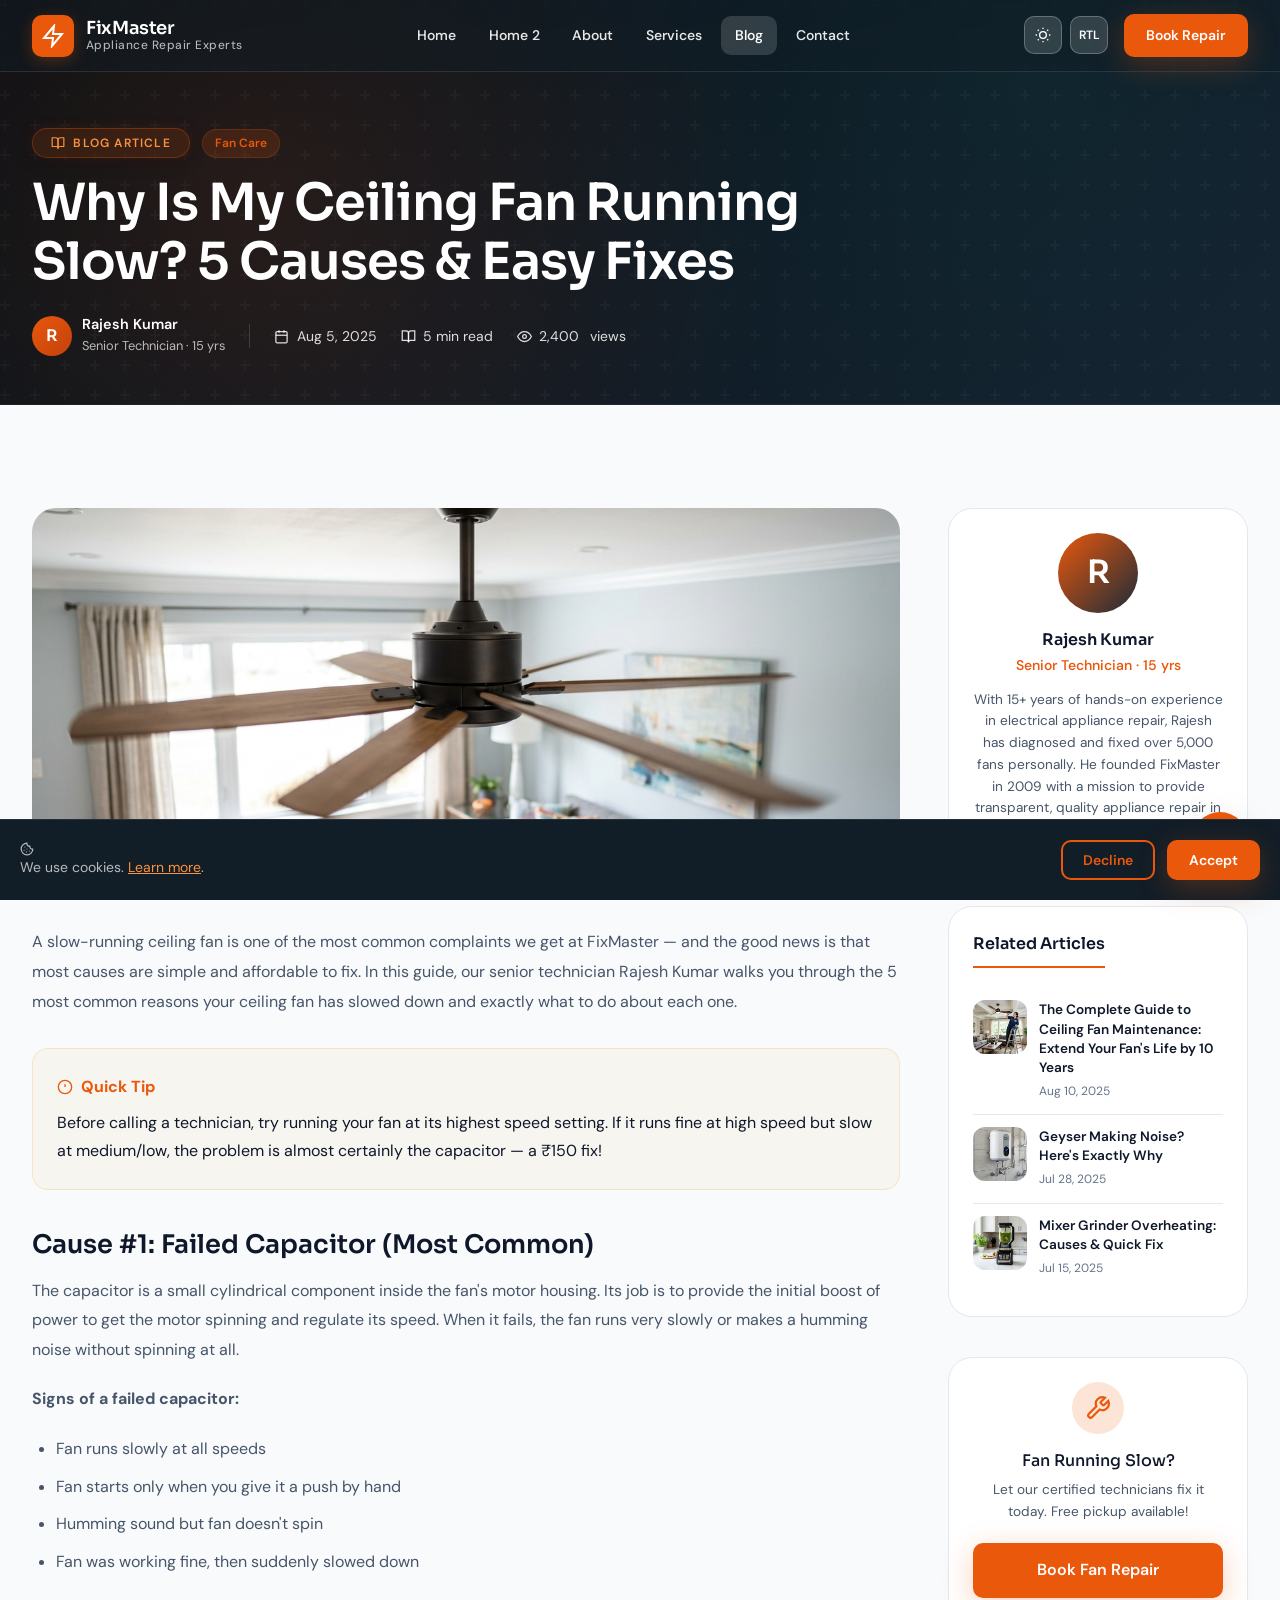
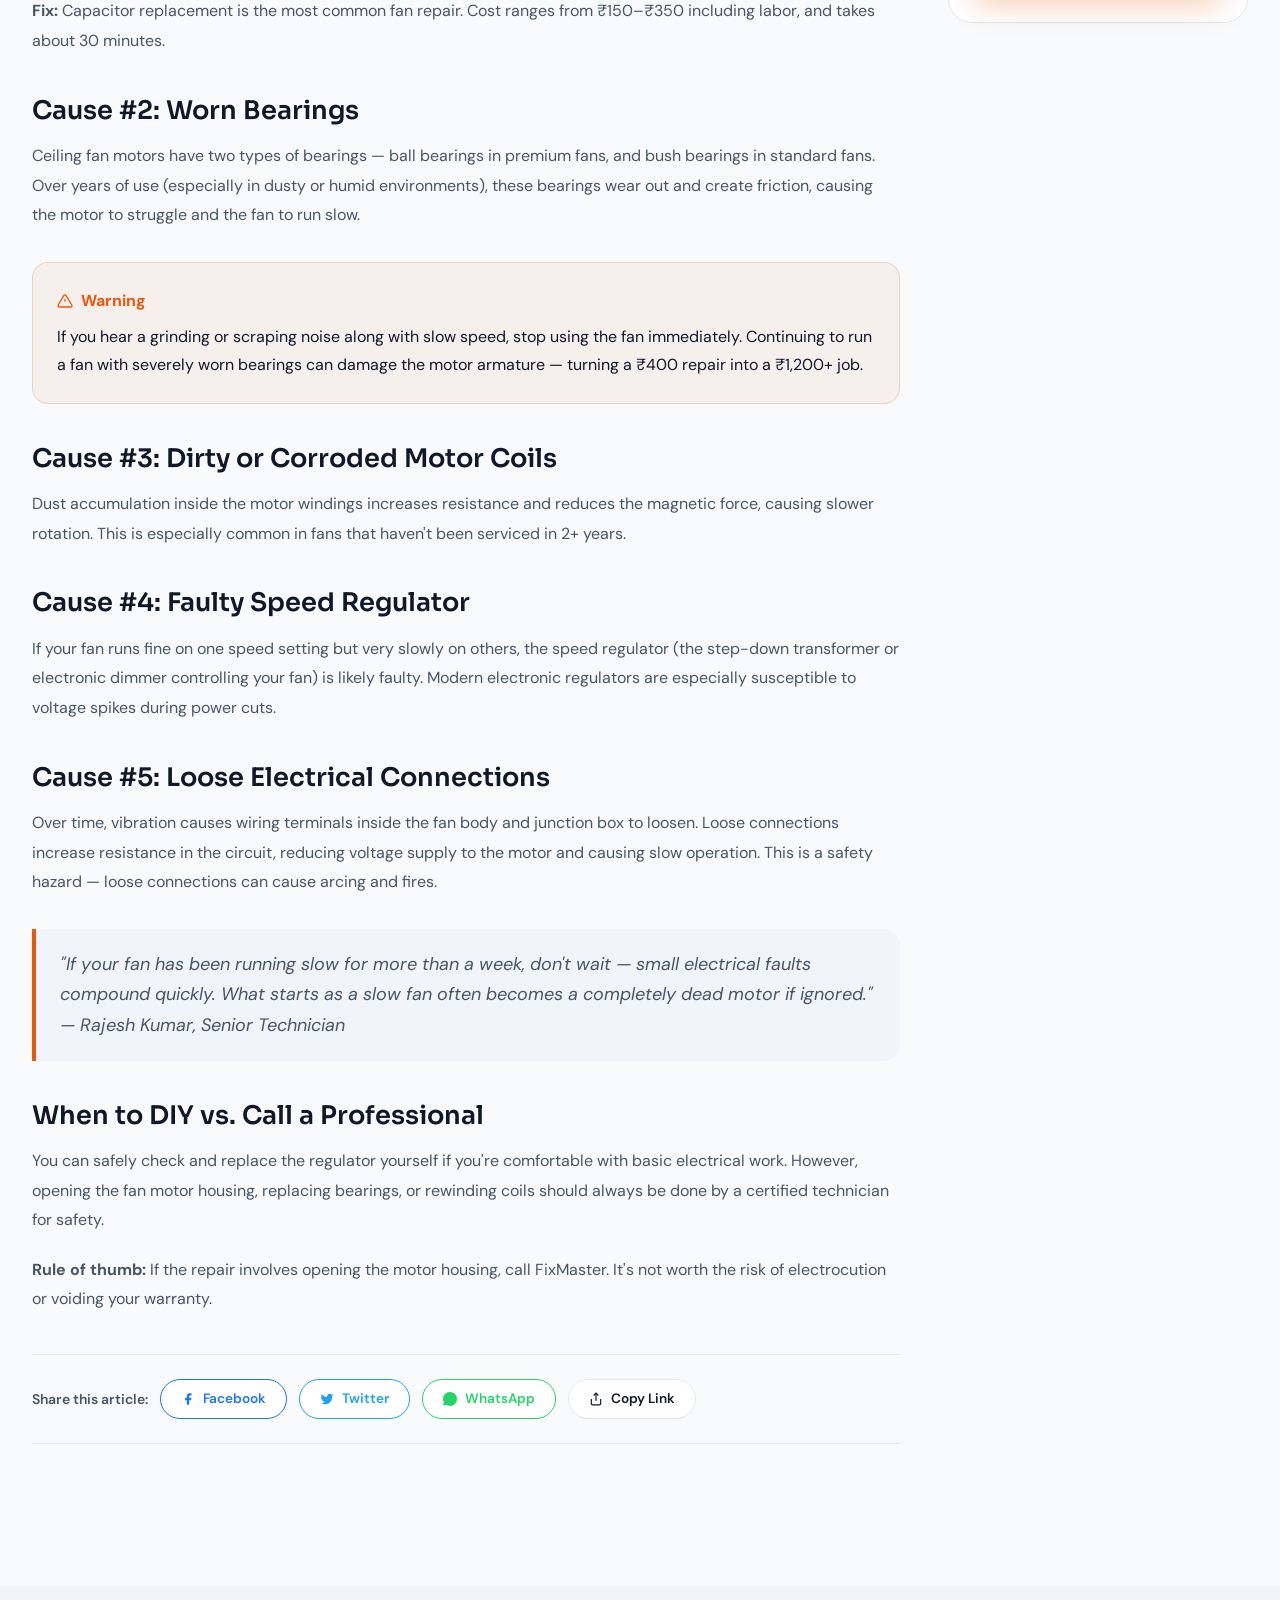
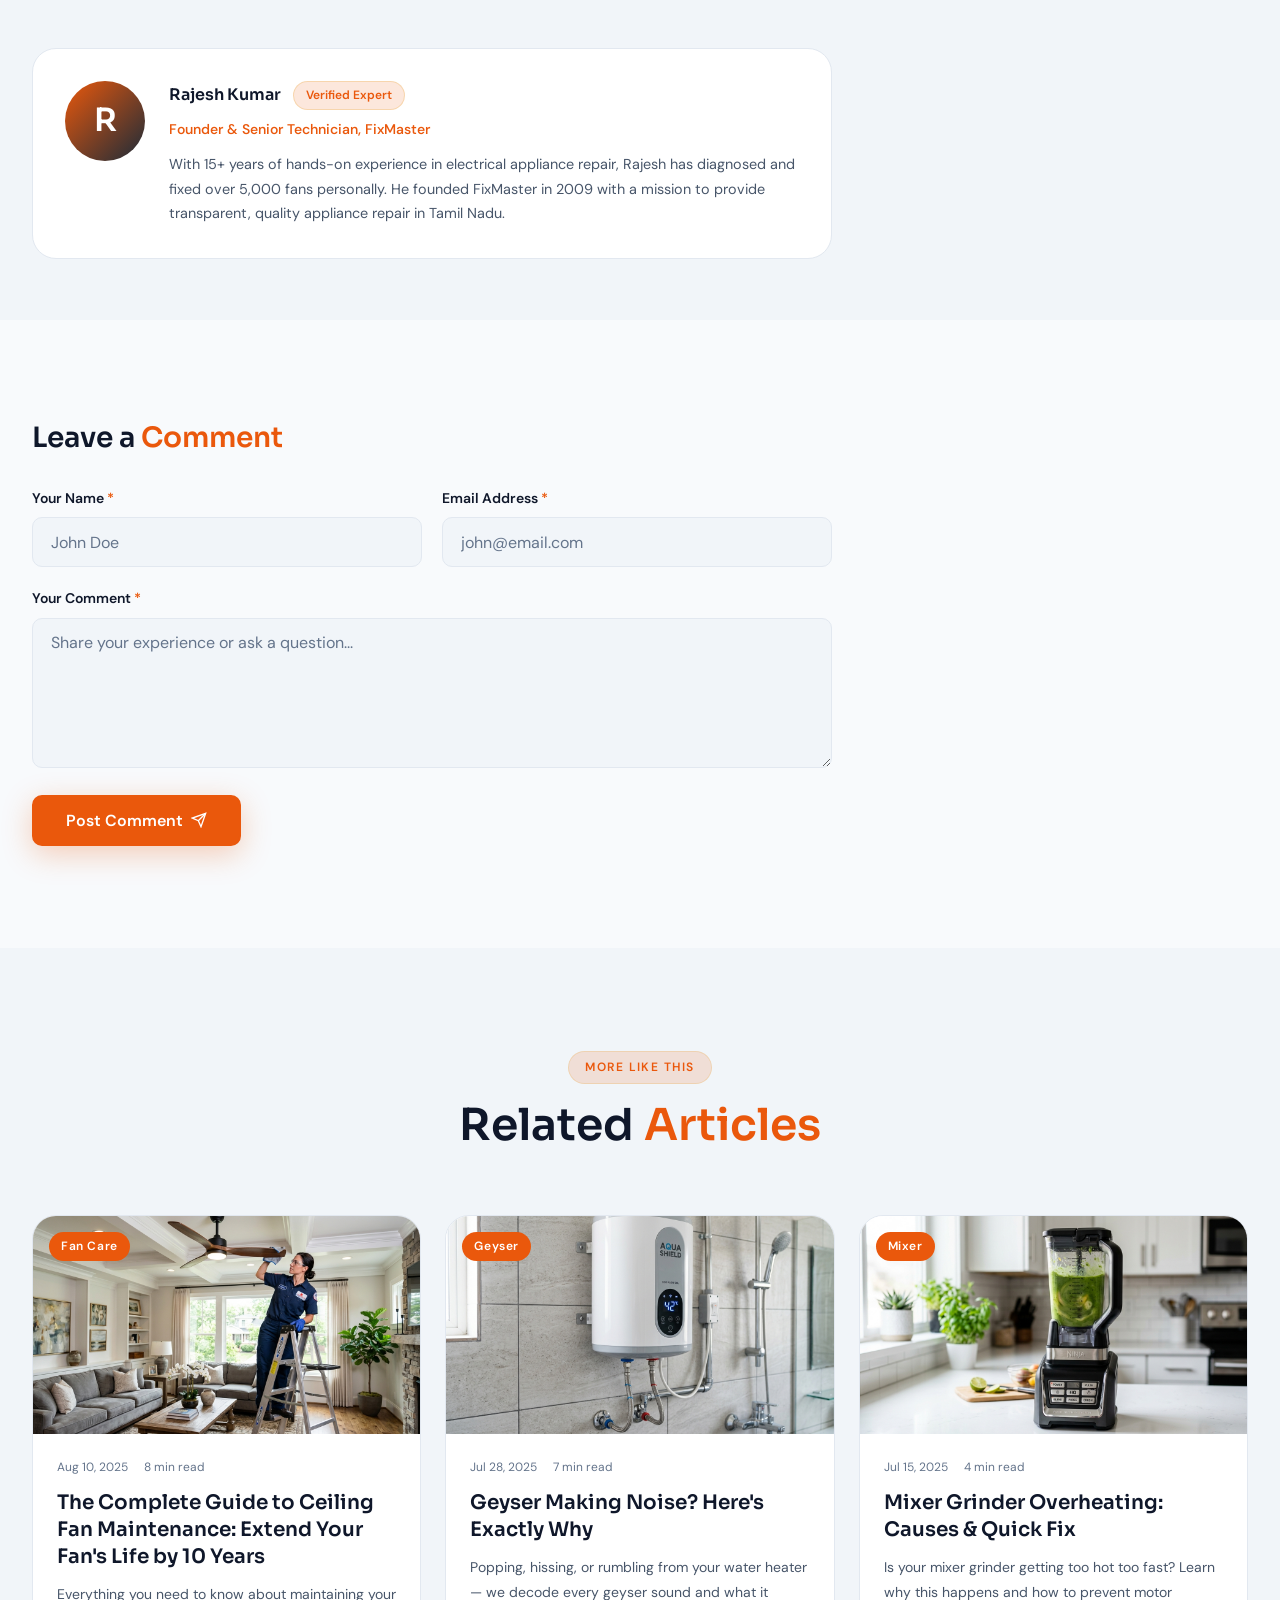
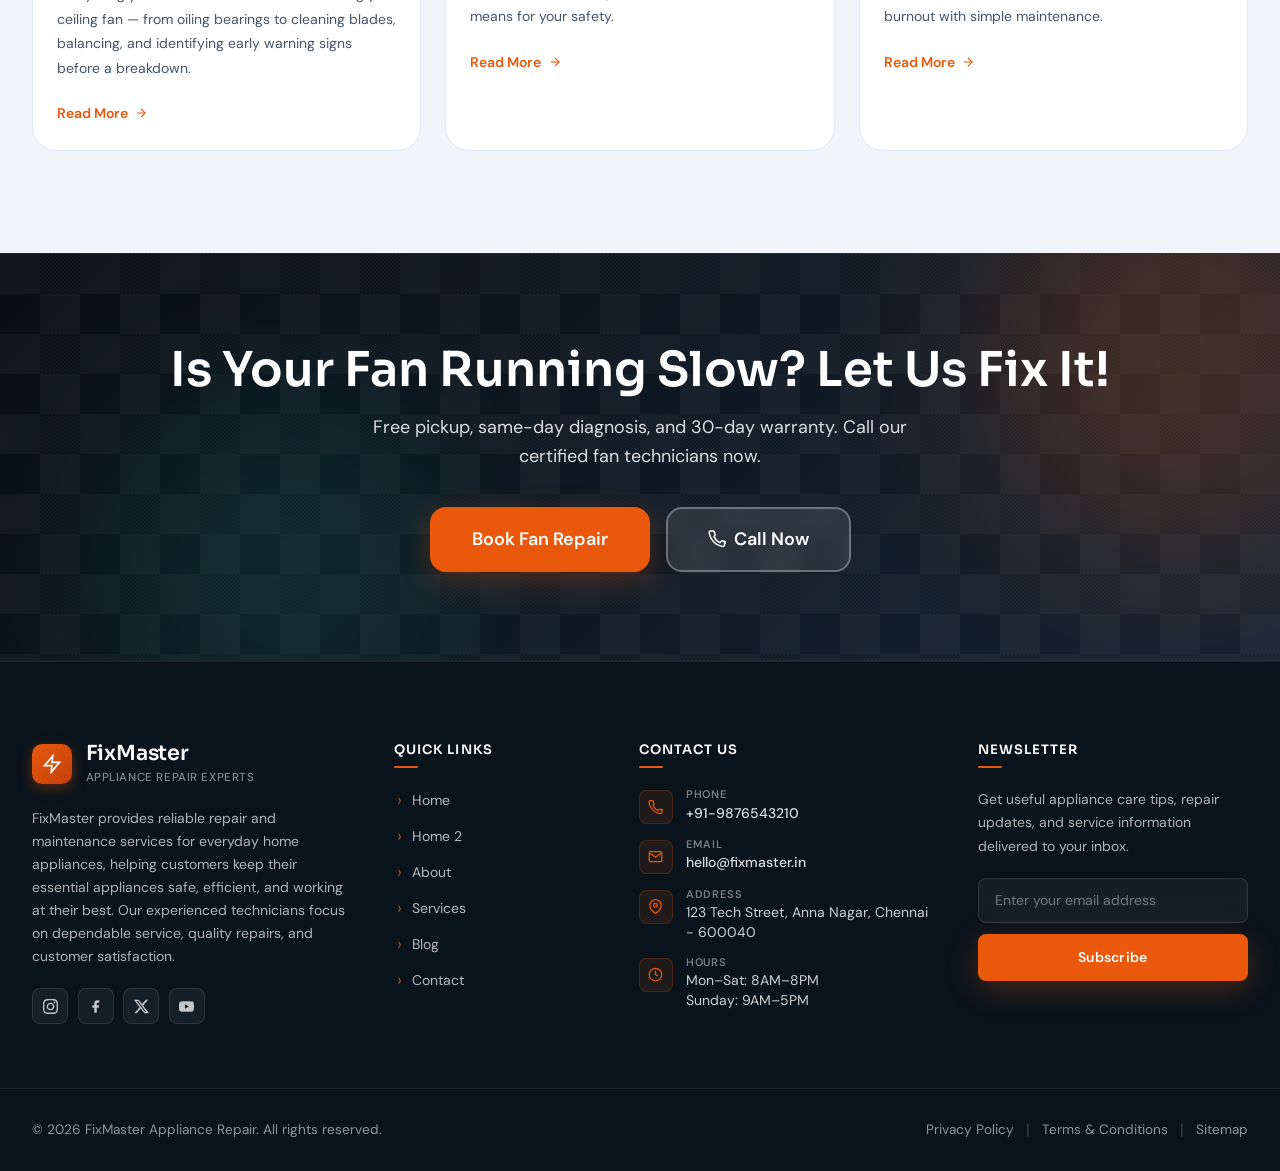
<file: blog-details.html>
<!DOCTYPE html>
<html lang="en" dir="ltr" data-theme="light">
<head>
  <meta charset="UTF-8" /><meta name="viewport" content="width=device-width, initial-scale=1.0" />
  <meta name="description" content="Why Is My Ceiling Fan Running Slow? Complete guide by FixMaster certified technicians. Fix fan speed issues at home." />
  <title>Why Is My Ceiling Fan Running Slow? | FixMaster Blog</title>
  <link rel="icon" type="image/svg+xml" href="favicon.svg" />
  <link rel="icon" type="image/png" href="favicon.png" />
  <link rel="apple-touch-icon" href="favicon.png" />
  <link rel="stylesheet" href="css/style.css" /><link rel="stylesheet" href="css/animations.css" /><link rel="stylesheet" href="css/dark-mode.css" /><link rel="stylesheet" href="css/responsive.css" />
  <style>
    .article-body { line-height:1.85;color:var(--text-primary) }
    .article-body h2 { font-family:'Sora',sans-serif;font-size:1.6rem;font-weight:600;margin:2.5rem 0 1rem;color:var(--text-primary) }
    .article-body h3 { font-family:'Sora',sans-serif;font-size:1.25rem;font-weight:600;margin:2rem 0 0.75rem }
    .article-body p { margin-bottom:1.25rem;color:var(--text-secondary) }
    .article-body ul,.article-body ol { padding-left:1.5rem;margin-bottom:1.25rem;color:var(--text-secondary) }
    .article-body li { margin-bottom:0.5rem }
    .article-body blockquote { border-left:4px solid var(--color-blue);padding:1.25rem 1.5rem;background:var(--bg-secondary);border-radius:0 1rem 1rem 0;margin:2rem 0;font-style:italic;color:var(--text-secondary) }
    .article-body .tip-box { background:rgba(232,160,32,0.06);border:1px solid rgba(232,160,32,0.2);border-radius:1rem;padding:1.5rem;margin:2rem 0 }
    .article-body .warning-box { background:rgba(217,88,10,0.06);border:1px solid rgba(217,88,10,0.2);border-radius:1rem;padding:1.5rem;margin:2rem 0 }
    .blog-sidebar .sidebar-widget { background:var(--bg-card);border:1px solid var(--border-color);border-radius:var(--radius-xl);padding:var(--space-6);margin-bottom:var(--space-5) }
    .sidebar-widget-title { font-family:'Sora',sans-serif;font-size:var(--text-base);font-weight:600;margin-bottom:1.25rem;padding-bottom:0.75rem;border-bottom:2px solid var(--color-blue);display:inline-block }
    .comment-form .form-control { background:var(--bg-secondary) }
    .share-btn { display:inline-flex;align-items:center;gap:0.5rem;padding:0.5rem 1.25rem;border-radius:var(--radius-full);font-size:0.85rem;font-weight:600;border:1.5px solid var(--border-color);background:var(--bg-card);cursor:pointer;transition:all 0.2s;text-decoration:none;color:var(--text-primary) }
    .share-btn:hover { transform:translateY(-2px) }
  </style>
</head>
<body>
<div id="preloader"><div class="preloader-logo"><div style="width:64px;height:64px;background:linear-gradient(135deg,#E8A020,#D9580A);border-radius:16px;display:flex;align-items:center;justify-content:center;margin:0 auto 1rem"><svg width="36" height="36" fill="none" stroke="white" stroke-width="2" viewBox="0 0 24 24"><polygon points="13 2 3 14 12 14 11 22 21 10 12 10 13 2"/></svg></div><p style="color:white;font-family:'Sora',sans-serif;font-size:1.25rem;font-weight:600;letter-spacing:0.02em;text-align:center">FixMaster</p></div><div class="preloader-bar"><div class="preloader-fill"></div></div></div>
<div class="scroll-indicator"></div>

<nav class="navbar"><div class="container"><div class="navbar-inner">
  <a href="index.html" class="navbar-logo"><div class="logo-icon"><svg width="24" height="24" fill="none" stroke="white" stroke-width="2" viewBox="0 0 24 24"><polygon points="13 2 3 14 12 14 11 22 21 10 12 10 13 2"/></svg></div><div class="logo-text"><span class="logo-name">FixMaster</span><span class="logo-tagline">Appliance Repair Experts</span></div></a>
    <ul class="navbar-nav">
    <li class="nav-item"><a href="index.html" class="nav-link">Home</a></li>
    <li class="nav-item"><a href="home2.html" class="nav-link">Home 2</a></li>
    <li class="nav-item"><a href="about.html" class="nav-link">About</a></li>
    <li class="nav-item"><a href="services.html" class="nav-link">Services</a></li>
    <li class="nav-item"><a href="blog.html" class="nav-link active">Blog</a></li>
    <li class="nav-item"><a href="contact.html" class="nav-link">Contact</a></li>
  </ul>
  <div class="navbar-controls"><button class="ctrl-btn theme-toggle" id="themeToggle" aria-label="Toggle theme"><span data-sun><svg width="16" height="16" fill="none" stroke="currentColor" stroke-width="2" viewBox="0 0 24 24"><circle cx="12" cy="12" r="5"/><line x1="12" y1="1" x2="12" y2="3"/><line x1="12" y1="21" x2="12" y2="23"/><line x1="4.22" y1="4.22" x2="5.64" y2="5.64"/><line x1="18.36" y1="18.36" x2="19.78" y2="19.78"/><line x1="1" y1="12" x2="3" y2="12"/><line x1="21" y1="12" x2="23" y2="12"/><line x1="4.22" y1="19.78" x2="5.64" y2="18.36"/><line x1="18.36" y1="5.64" x2="19.78" y2="4.22"/></svg></span><span data-moon style="display:none"><svg width="16" height="16" fill="none" stroke="currentColor" stroke-width="2" viewBox="0 0 24 24"><path d="M21 12.79A9 9 0 1 1 11.21 3 7 7 0 0 0 21 12.79z"/></svg></span></button><button class="ctrl-btn rtl-toggle" id="rtlToggle" aria-label="Toggle RTL/LTR">RTL</button><a href="services.html#booking" class="btn btn-orange btn-sm navbar-cta">Book Repair</a><button class="hamburger" id="hamburger" aria-label="Open menu"><span></span><span></span><span></span></button></div>
</div></div></nav>
<nav class="mobile-nav" id="mobileNav" aria-label="Mobile navigation">
  <a href="index.html" class="mobile-nav-link"><span style="display:inline-flex;align-items:center;gap:0.45rem"><svg viewBox="0 0 24 24" width="1em" height="1em" fill="none" stroke="currentColor" stroke-width="2" stroke-linecap="round" stroke-linejoin="round" style="vertical-align:-0.125em;flex-shrink:0" aria-hidden="true"><path d="M3 9l9-7 9 7v11a2 2 0 0 1-2 2H5a2 2 0 0 1-2-2z"/><polyline points="9 22 9 12 15 12 15 22"/></svg> Home</span></a>
  <a href="home2.html" class="mobile-nav-link"><span style="display:inline-flex;align-items:center;gap:0.45rem"><svg viewBox="0 0 24 24" width="1em" height="1em" fill="none" stroke="currentColor" stroke-width="2" stroke-linecap="round" stroke-linejoin="round" style="vertical-align:-0.125em;flex-shrink:0" aria-hidden="true"><path d="M9 9h11a2 2 0 0 1 2 2v9a2 2 0 0 1-2 2H11a2 2 0 0 1-2-2z"/><path d="M15 15V5a2 2 0 0 0-2-2H4a2 2 0 0 0-2 2v9a2 2 0 0 0 2 2h2"/></svg> Home 2</span></a>
  <a href="about.html" class="mobile-nav-link"><span style="display:inline-flex;align-items:center;gap:0.45rem"><svg viewBox="0 0 24 24" width="1em" height="1em" fill="none" stroke="currentColor" stroke-width="2" stroke-linecap="round" stroke-linejoin="round" style="vertical-align:-0.125em;flex-shrink:0" aria-hidden="true"><circle cx="12" cy="12" r="10"/><line x1="12" y1="8" x2="12" y2="12"/><line x1="12" y1="16" x2="12.01" y2="16"/></svg> About</span></a>
  <a href="services.html" class="mobile-nav-link"><span style="display:inline-flex;align-items:center;gap:0.45rem"><svg viewBox="0 0 24 24" width="1em" height="1em" fill="none" stroke="currentColor" stroke-width="2" stroke-linecap="round" stroke-linejoin="round" style="vertical-align:-0.125em;flex-shrink:0" aria-hidden="true"><path d="M14.7 6.3a1 1 0 0 0 0 1.4l1.6 1.6a1 1 0 0 0 1.4 0l3.77-3.77a6 6 0 0 1-7.94 7.94l-6.91 6.91a2.12 2.12 0 0 1-3-3l6.91-6.91a6 6 0 0 1 7.94-7.94l-3.76 3.76z"/></svg> Services</span></a>
  <a href="blog.html" class="mobile-nav-link"><span style="display:inline-flex;align-items:center;gap:0.45rem"><svg viewBox="0 0 24 24" width="1em" height="1em" fill="none" stroke="currentColor" stroke-width="2" stroke-linecap="round" stroke-linejoin="round" style="vertical-align:-0.125em;flex-shrink:0" aria-hidden="true"><path d="M4 22h16a2 2 0 0 0 2-2V4a2 2 0 0 0-2-2H8a2 2 0 0 0-2 2v16a2 2 0 0 1-2 2zm0 0a2 2 0 0 1-2-2v-9c0-1.1.9-2 2-2h2"/><path d="M18 14h-8"/><path d="M15 18h-5"/><path d="M10 6h8v4h-8V6z"/></svg> Blog</span></a>
  <a href="contact.html" class="mobile-nav-link"><span style="display:inline-flex;align-items:center;gap:0.45rem"><svg viewBox="0 0 24 24" width="1em" height="1em" fill="none" stroke="currentColor" stroke-width="2" stroke-linecap="round" stroke-linejoin="round" style="vertical-align:-0.125em;flex-shrink:0" aria-hidden="true"><path d="M22 16.92v3a2 2 0 0 1-2.18 2 19.79 19.79 0 0 1-8.63-3.07A19.5 19.5 0 0 1 4.69 12a19.79 19.79 0 0 1-3.07-8.67A2 2 0 0 1 3.6 1.17h3a2 2 0 0 1 2 1.72c.127.96.361 1.903.7 2.81a2 2 0 0 1-.45 2.11L7.91 8.91a16 16 0 0 0 8 8l1.8-1.8a2 2 0 0 1 2.11-.45c.907.339 1.85.573 2.81.7A2 2 0 0 1 24 17z"/></svg> Contact</span></a>
  <div class="mobile-controls">
    <a href="services.html#booking" class="btn btn-orange btn-sm">Book Repair</a>
  </div>
</nav>

<!-- SECTION 1: ARTICLE HEADER -->
<section class="page-hero" style="padding-bottom:3rem" aria-label="Article header">
  <div class="page-hero-pattern"></div>
  <div class="container"><div class="page-hero-content reveal" style="text-align:left;max-width:800px">
    <div style="display:flex;align-items:center;gap:0.75rem;flex-wrap:wrap;margin-bottom:1rem">
      <span class="page-hero-tag" style="margin-bottom:0">
        <svg viewBox="0 0 24 24" width="14" height="14" fill="none" stroke="currentColor" stroke-width="2" stroke-linecap="round" stroke-linejoin="round" aria-hidden="true"><path d="M2 3h6a4 4 0 0 1 4 4v14a3 3 0 0 0-3-3H2z"/><path d="M22 3h-6a4 4 0 0 0-4 4v14a3 3 0 0 1 3-3h7z"/></svg>
        Blog Article
      </span>
      <span class="badge badge-orange" id="postBadge">Fan Care</span>
    </div>
    <h1 class="page-hero-title" style="text-align:left;font-size:clamp(1.75rem,4vw,3.2rem)" id="postTitle">Why Is My Ceiling Fan Running Slow? 5 Causes & Easy Fixes</h1>
    <div style="display:flex;align-items:center;gap:1.5rem;flex-wrap:wrap;margin-top:1.5rem">
      <div style="display:inline-flex;align-items:center;gap:0.65rem"><div style="width:40px;height:40px;border-radius:50%;background:linear-gradient(135deg,var(--color-orange),var(--color-orange-dark));display:flex;align-items:center;justify-content:center;font-family:'Sora',sans-serif;font-weight:600;color:white;flex-shrink:0" id="postAuthorInitial">R</div><div><p style="color:#FFFFFF;font-weight:600;font-size:0.9rem;line-height:1.2;margin:0" id="postAuthorName">Rajesh Kumar</p><p style="color:rgba(255,255,255,0.7);font-size:0.8rem;margin:0.15rem 0 0" id="postAuthorRole">Senior Technician · 15 yrs</p></div></div>
      <div style="height:24px;width:1px;background:rgba(255,255,255,0.15)"></div>
      <div style="display:inline-flex;align-items:center;gap:0.45rem;color:rgba(255,255,255,0.85);font-size:0.875rem;white-space:nowrap"><svg width="15" height="15" fill="none" stroke="currentColor" stroke-width="2" viewBox="0 0 24 24"><rect x="3" y="4" width="18" height="18" rx="2"/><line x1="16" y1="2" x2="16" y2="6"/><line x1="8" y1="2" x2="8" y2="6"/><line x1="3" y1="10" x2="21" y2="10"/></svg> <span id="postDate">August 5, 2025</span></div>
      <div style="display:inline-flex;align-items:center;gap:0.45rem;color:rgba(255,255,255,0.85);font-size:0.875rem;white-space:nowrap"><svg width="15" height="15" fill="none" stroke="currentColor" stroke-width="2" viewBox="0 0 24 24"><path d="M2 3h6a4 4 0 0 1 4 4v14a3 3 0 0 0-3-3H2z"/><path d="M22 3h-6a4 4 0 0 0-4 4v14a3 3 0 0 1 3-3h7z"/></svg> <span id="postReadTime">5 min read</span></div>
      <div style="display:inline-flex;align-items:center;gap:0.45rem;color:rgba(255,255,255,0.85);font-size:0.875rem;white-space:nowrap"><svg width="15" height="15" fill="none" stroke="currentColor" stroke-width="2" viewBox="0 0 24 24"><path d="M1 12s4-8 11-8 11 8 11 8-4 8-11 8-11-8-11-8z"/><circle cx="12" cy="12" r="3"/></svg> <span id="postViews">2,400</span>&nbsp;views</div>
    </div>
  </div></div>
</section>

<!-- SECTION 2: ARTICLE CONTENT + SIDEBAR -->
<section class="section" aria-label="Article content">
  <div class="container">
    <div style="display:grid;grid-template-columns:1fr 300px;gap:3rem;align-items:start">

      <!-- Main Article -->
      <article class="reveal">
        <!-- Featured image area -->
        <div style="border-radius:1.5rem;margin-bottom:2.5rem;position:relative;overflow:hidden;aspect-ratio:16/7">
          <img src="images/blog_fan_slow.jpg" alt="Ceiling Fan Repair" id="postImage" style="width:100%;height:100%;object-fit:cover" />
        </div>

        <div class="article-body" id="postBody">
          <p>A slow-running ceiling fan is one of the most common complaints we get at FixMaster — and the good news is that most causes are simple and affordable to fix. In this guide, our senior technician Rajesh Kumar walks you through the 5 most common reasons your ceiling fan has slowed down and exactly what to do about each one.</p>

          <div class="tip-box">
            <strong style="color:var(--color-blue);display:flex;align-items:center;gap:0.5rem;margin-bottom:0.5rem"><svg width="16" height="16" fill="none" stroke="currentColor" stroke-width="2" viewBox="0 0 24 24"><circle cx="12" cy="12" r="10"/><line x1="12" y1="8" x2="12" y2="12"/><line x1="12" y1="16" x2="12.01" y2="16"/></svg> Quick Tip</strong>
            Before calling a technician, try running your fan at its highest speed setting. If it runs fine at high speed but slow at medium/low, the problem is almost certainly the capacitor — a ₹150 fix!
          </div>

          <h2>Cause #1: Failed Capacitor (Most Common)</h2>
          <p>The capacitor is a small cylindrical component inside the fan's motor housing. Its job is to provide the initial boost of power to get the motor spinning and regulate its speed. When it fails, the fan runs very slowly or makes a humming noise without spinning at all.</p>
          <p><strong>Signs of a failed capacitor:</strong></p>
          <ul>
            <li>Fan runs slowly at all speeds</li>
            <li>Fan starts only when you give it a push by hand</li>
            <li>Humming sound but fan doesn't spin</li>
            <li>Fan was working fine, then suddenly slowed down</li>
          </ul>
          <p><strong>Fix:</strong> Capacitor replacement is the most common fan repair. Cost ranges from ₹150–₹350 including labor, and takes about 30 minutes.</p>

          <h2>Cause #2: Worn Bearings</h2>
          <p>Ceiling fan motors have two types of bearings — ball bearings in premium fans, and bush bearings in standard fans. Over years of use (especially in dusty or humid environments), these bearings wear out and create friction, causing the motor to struggle and the fan to run slow.</p>

          <div class="warning-box">
            <strong style="color:var(--color-orange);display:flex;align-items:center;gap:0.5rem;margin-bottom:0.5rem"><svg width="16" height="16" fill="none" stroke="currentColor" stroke-width="2" viewBox="0 0 24 24"><path d="M10.29 3.86L1.82 18a2 2 0 0 0 1.71 3h16.94a2 2 0 0 0 1.71-3L13.71 3.86a2 2 0 0 0-3.42 0z"/><line x1="12" y1="9" x2="12" y2="13"/><line x1="12" y1="17" x2="12.01" y2="17"/></svg> Warning</strong>
            If you hear a grinding or scraping noise along with slow speed, stop using the fan immediately. Continuing to run a fan with severely worn bearings can damage the motor armature — turning a ₹400 repair into a ₹1,200+ job.
          </div>

          <h2>Cause #3: Dirty or Corroded Motor Coils</h2>
          <p>Dust accumulation inside the motor windings increases resistance and reduces the magnetic force, causing slower rotation. This is especially common in fans that haven't been serviced in 2+ years.</p>

          <h2>Cause #4: Faulty Speed Regulator</h2>
          <p>If your fan runs fine on one speed setting but very slowly on others, the speed regulator (the step-down transformer or electronic dimmer controlling your fan) is likely faulty. Modern electronic regulators are especially susceptible to voltage spikes during power cuts.</p>

          <h2>Cause #5: Loose Electrical Connections</h2>
          <p>Over time, vibration causes wiring terminals inside the fan body and junction box to loosen. Loose connections increase resistance in the circuit, reducing voltage supply to the motor and causing slow operation. This is a safety hazard — loose connections can cause arcing and fires.</p>

          <blockquote>"If your fan has been running slow for more than a week, don't wait — small electrical faults compound quickly. What starts as a slow fan often becomes a completely dead motor if ignored." — Rajesh Kumar, Senior Technician</blockquote>

          <h2>When to DIY vs. Call a Professional</h2>
          <p>You can safely check and replace the regulator yourself if you're comfortable with basic electrical work. However, opening the fan motor housing, replacing bearings, or rewinding coils should always be done by a certified technician for safety.</p>
          <p><strong>Rule of thumb:</strong> If the repair involves opening the motor housing, call FixMaster. It's not worth the risk of electrocution or voiding your warranty.</p>
        </div>

        <!-- Social Share -->
        <div style="border-top:1px solid var(--border-color);border-bottom:1px solid var(--border-color);padding:1.5rem 0;margin:2.5rem 0;display:flex;gap:0.75rem;align-items:center;flex-wrap:wrap">
          <span style="font-weight:600;font-size:0.875rem;color:var(--text-secondary)">Share this article:</span>
          <a href="#" class="share-btn" style="border-color:#1877F2;color:#1877F2"><svg width="14" height="14" fill="currentColor" viewBox="0 0 24 24"><path d="M18 2h-3a5 5 0 0 0-5 5v3H7v4h3v8h4v-8h3l1-4h-4V7a1 1 0 0 1 1-1h3z"/></svg> Facebook</a>
          <a href="#" class="share-btn" style="border-color:#1DA1F2;color:#1DA1F2"><svg width="14" height="14" fill="currentColor" viewBox="0 0 24 24"><path d="M23 3a10.9 10.9 0 0 1-3.14 1.53 4.48 4.48 0 0 0-7.86 3v1A10.66 10.66 0 0 1 3 4s-4 9 5 13a11.64 11.64 0 0 1-7 2c9 5 20 0 20-11.5a4.5 4.5 0 0 0-.08-.83A7.72 7.72 0 0 0 23 3z"/></svg> Twitter</a>
          <a href="#" class="share-btn" style="border-color:#25D366;color:#25D366"><svg width="14" height="14" fill="currentColor" viewBox="0 0 24 24"><path d="M17.472 14.382c-.297-.149-1.758-.867-2.03-.967-.273-.099-.471-.148-.67.15-.197.297-.767.966-.94 1.164-.173.199-.347.223-.644.075-.297-.15-1.255-.463-2.39-1.475-.883-.788-1.48-1.761-1.653-2.059-.173-.297-.018-.458.13-.606.134-.133.298-.347.446-.52.149-.174.198-.298.298-.497.099-.198.05-.371-.025-.52-.075-.149-.669-1.612-.916-2.207-.242-.579-.487-.5-.669-.51-.173-.008-.371-.01-.57-.01-.198 0-.52.074-.792.372-.272.297-1.04 1.016-1.04 2.479 0 1.462 1.065 2.875 1.213 3.074.149.198 2.096 3.2 5.077 4.487.709.306 1.262.489 1.694.625.712.227 1.36.195 1.871.118.571-.085 1.758-.719 2.006-1.413.248-.694.248-1.289.173-1.413-.074-.124-.272-.198-.57-.347z"/><path d="M12 0C5.373 0 0 5.373 0 12c0 2.127.558 4.122 1.532 5.853L.057 23.5l5.797-1.52A11.952 11.952 0 0 0 12 24c6.627 0 12-5.373 12-12S18.627 0 12 0z"/></svg> WhatsApp</a>
          <a href="#" class="share-btn"><svg width="14" height="14" fill="none" stroke="currentColor" stroke-width="2" viewBox="0 0 24 24"><path d="M4 12v8a2 2 0 0 0 2 2h12a2 2 0 0 0 2-2v-8"/><polyline points="16 6 12 2 8 6"/><line x1="12" y1="2" x2="12" y2="15"/></svg> Copy Link</a>
        </div>
      </article>

      <!-- SECTION 4: SIDEBAR -->
      <aside class="blog-sidebar reveal">
        <!-- Author Bio -->
        <div class="sidebar-widget" style="text-align:center">
          <div style="width:80px;height:80px;border-radius:50%;background:linear-gradient(135deg,var(--color-blue),var(--color-navy));display:flex;align-items:center;justify-content:center;margin:0 auto 1rem;font-family:'Sora',sans-serif;font-size:2rem;font-weight:600;color:white" id="widgetAuthorInitial">R</div>
          <h4 style="font-family:'Sora',sans-serif;font-weight:600;margin-bottom:0.25rem" id="widgetAuthorName">Rajesh Kumar</h4>
          <p style="color:var(--color-blue);font-size:0.875rem;font-weight:550;margin-bottom:0.75rem" id="widgetAuthorRole">Senior Technician · 15 yrs</p>
          <p style="font-size:0.85rem;color:var(--text-secondary);line-height:1.6" id="widgetAuthorBio">ITI-certified electrical engineer specializing in motor repair and fan servicing. Founder of FixMaster.</p>
        </div>

        <!-- Related Posts -->
        <div class="sidebar-widget">
          <h4 class="sidebar-widget-title">Related Articles</h4>
          <div id="relatedList"></div>
        </div>

        <!-- Repair CTA Widget -->
        <div class="sidebar-widget sidebar-promo-widget">
          <div style="width:52px;height:52px;background:var(--color-orange-glow);border-radius:50%;display:flex;align-items:center;justify-content:center;margin:0 auto 1rem"><svg width="26" height="26" fill="none" stroke="var(--color-orange)" stroke-width="2" viewBox="0 0 24 24"><path d="M14.7 6.3a1 1 0 0 0 0 1.4l1.6 1.6a1 1 0 0 0 1.4 0l3.77-3.77a6 6 0 0 1-7.94 7.94l-6.91 6.91a2.12 2.12 0 0 1-3-3l6.91-6.91a6 6 0 0 1 7.94-7.94l-3.76 3.76z"/></svg></div>
          <h4 style="color:var(--text-primary);margin-bottom:0.5rem;font-family:'Sora',sans-serif" id="ctaWidgetHeading">Fan Running Slow?</h4>
          <p style="color:var(--text-secondary);font-size:0.85rem;margin-bottom:1.25rem" id="ctaWidgetText">Let our certified technicians fix it today. Free pickup available!</p>
          <a href="services.html#fan" class="btn btn-orange w-full" id="ctaWidgetLink">Book Fan Repair</a>
        </div>
      </aside>
    </div>
  </div>
</section>

<!-- SECTION 3: AUTHOR BIO SECTION -->
<section class="section-sm bg-secondary" aria-label="Author bio">
  <div class="container">
    <div class="reveal" style="max-width:800px;background:var(--bg-card);border:1px solid var(--border-color);border-radius:1.5rem;padding:2rem;display:flex;gap:1.5rem;align-items:flex-start">
      <div style="width:80px;height:80px;border-radius:50%;background:linear-gradient(135deg,var(--color-blue),var(--color-navy));display:flex;align-items:center;justify-content:center;font-family:'Sora',sans-serif;font-size:2rem;font-weight:600;color:white;flex-shrink:0" id="bioAuthorInitial">R</div>
      <div>
        <div style="display:flex;align-items:center;gap:0.75rem;flex-wrap:wrap;margin-bottom:0.5rem"><h4 style="font-family:'Sora',sans-serif;font-weight:600" id="bioAuthorName">Rajesh Kumar</h4><span class="badge badge-blue">Verified Expert</span></div>
        <p style="font-size:0.875rem;color:var(--color-blue);font-weight:550;margin-bottom:0.75rem" id="bioAuthorTagline">Founder & Senior Technician, FixMaster</p>
        <p style="color:var(--text-secondary);font-size:0.9rem;line-height:1.7" id="bioAuthorBio">With 15+ years of hands-on experience in electrical appliance repair, Rajesh has diagnosed and fixed over 5,000 fans personally. He founded FixMaster in 2009 with a mission to provide transparent, quality appliance repair in Tamil Nadu.</p>
      </div>
    </div>
  </div>
</section>

<!-- SECTION 5: COMMENTS FORM -->
<section class="section" id="comments" aria-label="Comments section">
  <div class="container">
    <div style="max-width:800px">
      <h2 class="section-title reveal" style="text-align:left;margin-bottom:2rem;font-size:1.75rem">Leave a <span>Comment</span></h2>
      <form id="contactForm" class="comment-form reveal" aria-label="Comment form">
        <div style="display:grid;grid-template-columns:1fr 1fr;gap:1.25rem">
          <div class="form-group"><label class="form-label">Your Name <span>*</span></label><input type="text" class="form-control" placeholder="John Doe" required /></div>
          <div class="form-group"><label class="form-label">Email Address <span>*</span></label><input type="email" class="form-control" placeholder="john@email.com" required /></div>
        </div>
        <div class="form-group"><label class="form-label">Your Comment <span>*</span></label><textarea class="form-control" placeholder="Share your experience or ask a question..." required style="min-height:150px"></textarea></div>
        <button type="submit" class="btn btn-primary">Post Comment <svg width="16" height="16" fill="none" stroke="white" stroke-width="2" viewBox="0 0 24 24"><line x1="22" y1="2" x2="11" y2="13"/><polygon points="22 2 15 22 11 13 2 9 22 2"/></svg></button>
      </form>
    </div>
  </div>
</section>

<!-- SECTION 6: RELATED POSTS -->
<section class="section bg-secondary" aria-label="Related posts">
  <div class="container">
    <div class="section-header reveal"><span class="section-tag">More Like This</span><h2 class="section-title">Related <span>Articles</span></h2></div>
    <div class="grid grid-3 gap-6 stagger-children" id="relatedGrid"></div>
  </div>
</section>

<!-- SECTION 7: CTA BANNER -->
<section class="cta-banner" aria-label="Book repair CTA">
  <div class="cta-orb cta-orb-1 orb-animate"></div><div class="cta-orb cta-orb-2 orb-animate"></div>
  <div class="container"><div class="cta-inner reveal">
    <h2 id="ctaBannerTitle">Is Your Fan Running Slow? Let Us Fix It!</h2>
    <p id="ctaBannerText">Free pickup, same-day diagnosis, and 30-day warranty. Call our certified fan technicians now.</p>
    <div class="cta-buttons" id="ctaBannerButtons"><a href="services.html#fan" class="btn btn-orange btn-lg" id="ctaBannerBtn">Book Fan Repair</a><a href="tel:+919876543210" class="btn btn-ghost btn-lg"><svg viewBox="0 0 24 24" width="1em" height="1em" fill="none" stroke="currentColor" stroke-width="2" stroke-linecap="round" stroke-linejoin="round" style="vertical-align:-0.125em;flex-shrink:0" aria-hidden="true"><path d="M22 16.92v3a2 2 0 0 1-2.18 2 19.79 19.79 0 0 1-8.63-3.07A19.5 19.5 0 0 1 4.69 12a19.79 19.79 0 0 1-3.07-8.67A2 2 0 0 1 3.6 1.17h3a2 2 0 0 1 2 1.72c.127.96.361 1.903.7 2.81a2 2 0 0 1-.45 2.11L7.91 8.91a16 16 0 0 0 8 8l1.8-1.8a2 2 0 0 1 2.11-.45c.907.339 1.85.573 2.81.7A2 2 0 0 1 24 17z"/></svg> Call Now</a></div>
  </div></div>
</section>

<!-- FOOTER -->
<footer class="footer" role="contentinfo">
  <div class="container">
    <div class="footer-grid">
      <div class="footer-brand">
        <div class="logo">
          <div class="logo-icon"><svg width="24" height="24" fill="none" stroke="white" stroke-width="2" viewBox="0 0 24 24"><polygon points="13 2 3 14 12 14 11 22 21 10 12 10 13 2"/></svg></div>
          <div><div class="brand-name">FixMaster</div><div class="brand-sub">Appliance Repair Experts</div></div>
        </div>
        <p class="footer-desc">FixMaster provides reliable repair and maintenance services for everyday home appliances, helping customers keep their essential appliances safe, efficient, and working at their best. Our experienced technicians focus on dependable service, quality repairs, and customer satisfaction.</p>
        <div class="footer-social">
          <a href="https://www.instagram.com/" target="_blank" rel="noopener noreferrer" aria-label="Instagram"><svg width="16" height="16" fill="currentColor" viewBox="0 0 24 24"><path d="M12 2.163c3.204 0 3.584.012 4.85.07 3.252.148 4.771 1.691 4.919 4.919.058 1.265.069 1.645.069 4.849 0 3.205-.012 3.584-.069 4.849-.149 3.225-1.664 4.771-4.919 4.919-1.266.058-1.644.07-4.85.07-3.204 0-3.584-.012-4.849-.07-3.26-.149-4.771-1.699-4.919-4.92-.058-1.265-.07-1.644-.07-4.849 0-3.204.013-3.583.07-4.849.149-3.227 1.664-4.771 4.919-4.919 1.266-.057 1.645-.069 4.849-.069zm0-2.163c-3.259 0-3.667.014-4.947.072-4.358.2-6.78 2.618-6.98 6.98-.059 1.281-.073 1.689-.073 4.948 0 3.259.014 3.668.072 4.948.2 4.358 2.618 6.78 6.98 6.98 1.281.058 1.689.072 4.948.072 3.259 0 3.668-.014 4.948-.072 4.354-.2 6.782-2.618 6.979-6.98.059-1.28.073-1.689.073-4.948 0-3.259-.014-3.667-.072-4.947-.196-4.354-2.617-6.78-6.979-6.98-1.281-.059-1.69-.073-4.949-.073zm0 5.838c-3.403 0-6.162 2.759-6.162 6.162s2.759 6.163 6.162 6.163 6.162-2.759 6.162-6.163c0-3.403-2.759-6.162-6.162-6.162zm0 10.162c-2.209 0-4-1.79-4-4 0-2.209 1.791-4 4-4s4 1.791 4 4c0 2.21-1.791 4-4 4zm6.406-11.845c-.796 0-1.441.645-1.441 1.44s.645 1.44 1.441 1.44c.795 0 1.439-.645 1.439-1.44s-.644-1.44-1.439-1.44z"/></svg></a>
          <a href="https://www.facebook.com/" target="_blank" rel="noopener noreferrer" aria-label="Facebook"><svg width="16" height="16" fill="currentColor" viewBox="0 0 24 24"><path d="M18 2h-3a5 5 0 0 0-5 5v3H7v4h3v8h4v-8h3l1-4h-4V7a1 1 0 0 1 1-1h3z"/></svg></a>
          <a href="https://x.com/" target="_blank" rel="noopener noreferrer" aria-label="X"><svg width="16" height="16" fill="currentColor" viewBox="0 0 24 24"><path d="M18.901 1.153h3.68l-8.04 9.19L24 22.846h-7.406l-5.8-7.584-6.638 7.584H.474l8.6-9.83L0 1.154h7.594l5.243 6.932ZM17.61 20.644h2.039L6.486 3.24H4.298Z"/></svg></a>
          <a href="https://www.youtube.com/" target="_blank" rel="noopener noreferrer" aria-label="YouTube"><svg width="16" height="16" fill="currentColor" viewBox="0 0 24 24"><path d="M23.498 6.186a3.016 3.016 0 0 0-2.122-2.136C19.505 3.545 12 3.545 12 3.545s-7.505 0-9.377.505A3.017 3.017 0 0 0 .502 6.186C0 8.07 0 12 0 12s0 3.93.502 5.814a3.016 3.016 0 0 0 2.122 2.136c1.871.505 9.376.505 9.376.505s7.505 0 9.377-.505a3.015 3.015 0 0 0 2.122-2.136C24 15.93 24 12 24 12s0-3.93-.502-5.814zM9.545 15.568V8.432L15.818 12l-6.273 3.568z"/></svg></a>
        </div>
      </div>

      <div>
        <h4 class="footer-col-title">QUICK LINKS</h4>
        <ul class="footer-links">
          <li><a href="index.html">Home</a></li>
          <li><a href="home2.html">Home 2</a></li>
          <li><a href="about.html">About</a></li>
          <li><a href="services.html">Services</a></li>
          <li><a href="blog.html">Blog</a></li>
          <li><a href="contact.html">Contact</a></li>
        </ul>
      </div>

      <div>
        <h4 class="footer-col-title">CONTACT US</h4>
        <div class="footer-contact-item">
          <div class="icon"><svg width="15" height="15" fill="none" stroke="currentColor" stroke-width="2" viewBox="0 0 24 24"><path d="M22 16.92v3a2 2 0 0 1-2.18 2 19.79 19.79 0 0 1-8.63-3.07A19.5 19.5 0 0 1 4.69 12a19.79 19.79 0 0 1-3.07-8.67A2 2 0 0 1 3.6 1.17h3a2 2 0 0 1 2 1.72c.127.96.361 1.903.7 2.81a2 2 0 0 1-.45 2.11L7.91 8.91a16 16 0 0 0 8 8l1.8-1.8a2 2 0 0 1 2.11-.45c.907.339 1.85.573 2.81.7A2 2 0 0 1 24 17z"/></svg></div>
          <div class="text"><strong>Phone</strong><a href="tel:+919876543210">+91-9876543210</a></div>
        </div>
        <div class="footer-contact-item">
          <div class="icon"><svg width="15" height="15" fill="none" stroke="currentColor" stroke-width="2" viewBox="0 0 24 24"><path d="M4 4h16c1.1 0 2 .9 2 2v12c0 1.1-.9 2-2 2H4c-1.1 0-2-.9-2-2V6c0-1.1.9-2 2-2z"/><polyline points="22,6 12,13 2,6"/></svg></div>
          <div class="text"><strong>Email</strong><a href="mailto:hello@fixmaster.in">hello@fixmaster.in</a></div>
        </div>
        <div class="footer-contact-item">
          <div class="icon"><svg width="15" height="15" fill="none" stroke="currentColor" stroke-width="2" viewBox="0 0 24 24"><path d="M21 10c0 7-9 13-9 13s-9-6-9-13a9 9 0 0 1 18 0z"/><circle cx="12" cy="10" r="3"/></svg></div>
          <div class="text"><strong>Address</strong><span>123 Tech Street, Anna Nagar, Chennai - 600040</span></div>
        </div>
        <div class="footer-contact-item">
          <div class="icon"><svg width="15" height="15" fill="none" stroke="currentColor" stroke-width="2" viewBox="0 0 24 24"><circle cx="12" cy="12" r="10"/><polyline points="12 6 12 12 16 14"/></svg></div>
          <div class="text"><strong>Hours</strong><span>Mon–Sat: 8AM–8PM<br>Sunday: 9AM–5PM</span></div>
        </div>
      </div>

      <div>
        <h4 class="footer-col-title">NEWSLETTER</h4>
        <p class="footer-desc">Get useful appliance care tips, repair updates, and service information delivered to your inbox.</p>
        <form class="newsletter-form" aria-label="Newsletter subscription">
          <label class="sr-only" for="footerNewsletterEmail">Email address</label>
          <input type="email" class="newsletter-input" id="footerNewsletterEmail" placeholder="Enter your email address" required />
          <button type="submit" class="btn btn-orange">Subscribe</button>
        </form>
      </div>
    </div>
  </div>

  <div class="footer-bottom">
    <div class="container" style="display:flex;align-items:center;justify-content:space-between;flex-wrap:wrap;gap:1rem">
      <p>© 2026 FixMaster Appliance Repair. All rights reserved.</p>
      <div class="footer-bottom-links">
        <a href="privacy-policy.html">Privacy Policy</a><span class="footer-bottom-sep" aria-hidden="true">|</span><a href="terms.html">Terms &amp; Conditions</a><span class="footer-bottom-sep" aria-hidden="true">|</span><a href="sitemap.html">Sitemap</a>
      </div>
    </div>
  </div>
</footer>
<div class="floating-cta"><button class="floating-btn scroll-top" aria-label="Scroll to top"><svg width="22" height="22" fill="none" stroke="white" stroke-width="2.5" viewBox="0 0 24 24"><line x1="12" y1="19" x2="12" y2="5"/><polyline points="5 12 12 5 19 12"/></svg></button><a href="tel:+919876543210" class="floating-btn phone" aria-label="Call us"><svg width="22" height="22" fill="none" stroke="white" stroke-width="2" viewBox="0 0 24 24"><path d="M22 16.92v3a2 2 0 0 1-2.18 2 19.79 19.79 0 0 1-8.63-3.07A19.5 19.5 0 0 1 4.69 12a19.79 19.79 0 0 1-3.07-8.67A2 2 0 0 1 3.6 1.17h3a2 2 0 0 1 2 1.72c.127.96.361 1.903.7 2.81a2 2 0 0 1-.45 2.11L7.91 8.91a16 16 0 0 0 8 8l1.8-1.8a2 2 0 0 1 2.11-.45c.907.339 1.85.573 2.81.7A2 2 0 0 1 24 17z"/></svg></a></div>
<div class="cookie-banner" id="cookieBanner"><p><svg viewBox="0 0 24 24" width="1em" height="1em" fill="none" stroke="currentColor" stroke-width="2" stroke-linecap="round" stroke-linejoin="round" style="vertical-align:-0.125em;flex-shrink:0" aria-hidden="true"><path d="M12 2a10 10 0 1 0 10 10 4 4 0 0 1-5-5 4 4 0 0 1-5-5z"/><path d="M8.5 8.5v.01"/><path d="M16 15.5v.01"/><path d="M12 12v.01"/><path d="M11 17v.01"/><path d="M7 14v.01"/></svg> We use cookies. <a href="privacy-policy.html">Learn more</a>.</p><div class="cookie-btns"><button class="btn btn-sm btn-secondary cookie-decline">Decline</button><button class="btn btn-sm btn-primary cookie-accept">Accept</button></div></div>
<script src="js/blog-data.js"></script><script src="js/main.js"></script><script src="js/booking.js"></script>
<script>
document.addEventListener("DOMContentLoaded", function () {
  var blog = window.FIXMASTER_BLOG;
  if (!blog || !blog.posts) return;

  var params = new URLSearchParams(window.location.search);
  var post = blog.posts[params.get("id")] || blog.posts["fan-running-slow"];
  var author = blog.authors[post.author];

  document.title = post.title + " | FixMaster Blog";
  var meta = document.querySelector('meta[name="description"]');
  if (meta) meta.setAttribute("content", post.metaDescription);

  function setText(id, value) {
    var el = document.getElementById(id);
    if (el) el.textContent = value;
  }

  setText("crumbCategory", post.category);
  setText("postBadge", post.badge);
  setText("postTitle", post.title);
  setText("postAuthorName", author.name);
  setText("postAuthorRole", author.role);
  setText("postAuthorInitial", author.initial);
  setText("postDate", post.date);
  setText("postReadTime", post.readTime);
  setText("postViews", post.views);

  var img = document.getElementById("postImage");
  if (img) { img.src = post.image; img.alt = post.alt; }

  var body = document.getElementById("postBody");
  if (body) body.innerHTML = post.body;

  setText("widgetAuthorName", author.name);
  setText("widgetAuthorRole", author.role);
  setText("widgetAuthorBio", author.bio);
  setText("widgetAuthorInitial", author.initial);
  setText("bioAuthorName", author.name);
  setText("bioAuthorTagline", author.tagline);
  setText("bioAuthorBio", author.bio);
  setText("bioAuthorInitial", author.initial);

  setText("ctaWidgetHeading", post.ctaWidget.heading);
  setText("ctaWidgetText", post.ctaWidget.text);
  var ctaLink = document.getElementById("ctaWidgetLink");
  if (ctaLink) { ctaLink.href = post.ctaWidget.btnHref; ctaLink.textContent = post.ctaWidget.btnText; }

  setText("ctaBannerTitle", post.ctaBanner.heading);
  setText("ctaBannerText", post.ctaBanner.text);
  var ctaBtn = document.getElementById("ctaBannerBtn");
  if (ctaBtn) { ctaBtn.href = post.ctaBanner.btnHref; ctaBtn.textContent = post.ctaBanner.btnText; }

  var related = blog.postOrder.filter(function (key) { return key !== post.id; });
  related.sort(function (a, b) {
    var sameA = blog.posts[a].category === post.category ? 0 : 1;
    var sameB = blog.posts[b].category === post.category ? 0 : 1;
    return sameA - sameB;
  });
  var relPosts = related.slice(0, 3).map(function (key) { return blog.posts[key]; });

  var relList = document.getElementById("relatedList");
  if (relList) {
    relList.innerHTML = relPosts.map(function (p, i) {
      var border = i < relPosts.length - 1 ? "border-bottom:1px solid var(--border-color);" : "";
      return '<a href="blog-details.html?id=' + p.id + '" style="display:flex;gap:0.75rem;padding:0.75rem 0;' + border + 'text-decoration:none">' +
        '<div style="width:54px;height:54px;border-radius:0.75rem;overflow:hidden;flex-shrink:0"><img src="' + p.image + '" alt="' + p.alt + '" style="width:100%;height:100%;object-fit:cover" /></div>' +
        '<div><p style="font-size:0.85rem;font-weight:600;line-height:1.4;color:var(--text-primary);transition:color 0.2s" onmouseenter="this.style.color=\'var(--color-blue)\'" onmouseleave="this.style.color=\'var(--text-primary)\'">' + p.title + '</p><span style="font-size:0.75rem;color:var(--text-muted)">' + p.date + '</span></div></a>';
    }).join("");
  }

  var relGrid = document.getElementById("relatedGrid");
  if (relGrid) {
    relGrid.innerHTML = relPosts.map(function (p) {
      return '<div class="blog-card"><div class="blog-card-img" style="aspect-ratio:16/9"><img src="' + p.image + '" alt="' + p.alt + '" style="width:100%;height:100%;object-fit:cover" /><span class="blog-card-category">' + p.badge + '</span></div><div class="blog-card-body"><div class="blog-meta"><span class="blog-meta-item">' + p.date + '</span><span class="blog-meta-item">' + p.readTime + '</span></div><h3>' + p.title + '</h3><p>' + p.excerpt + '</p><a href="blog-details.html?id=' + p.id + '" class="blog-read-more arrow-slide">Read More <span class="arrow"><svg width="14" height="14" fill="none" stroke="currentColor" stroke-width="2" viewBox="0 0 24 24"><line x1="5" y1="12" x2="19" y2="12"/><polyline points="12 5 19 12 12 19"/></svg></span></a></div></div>';
    }).join("");
  }
});
</script>
</body>
</html>
</file>
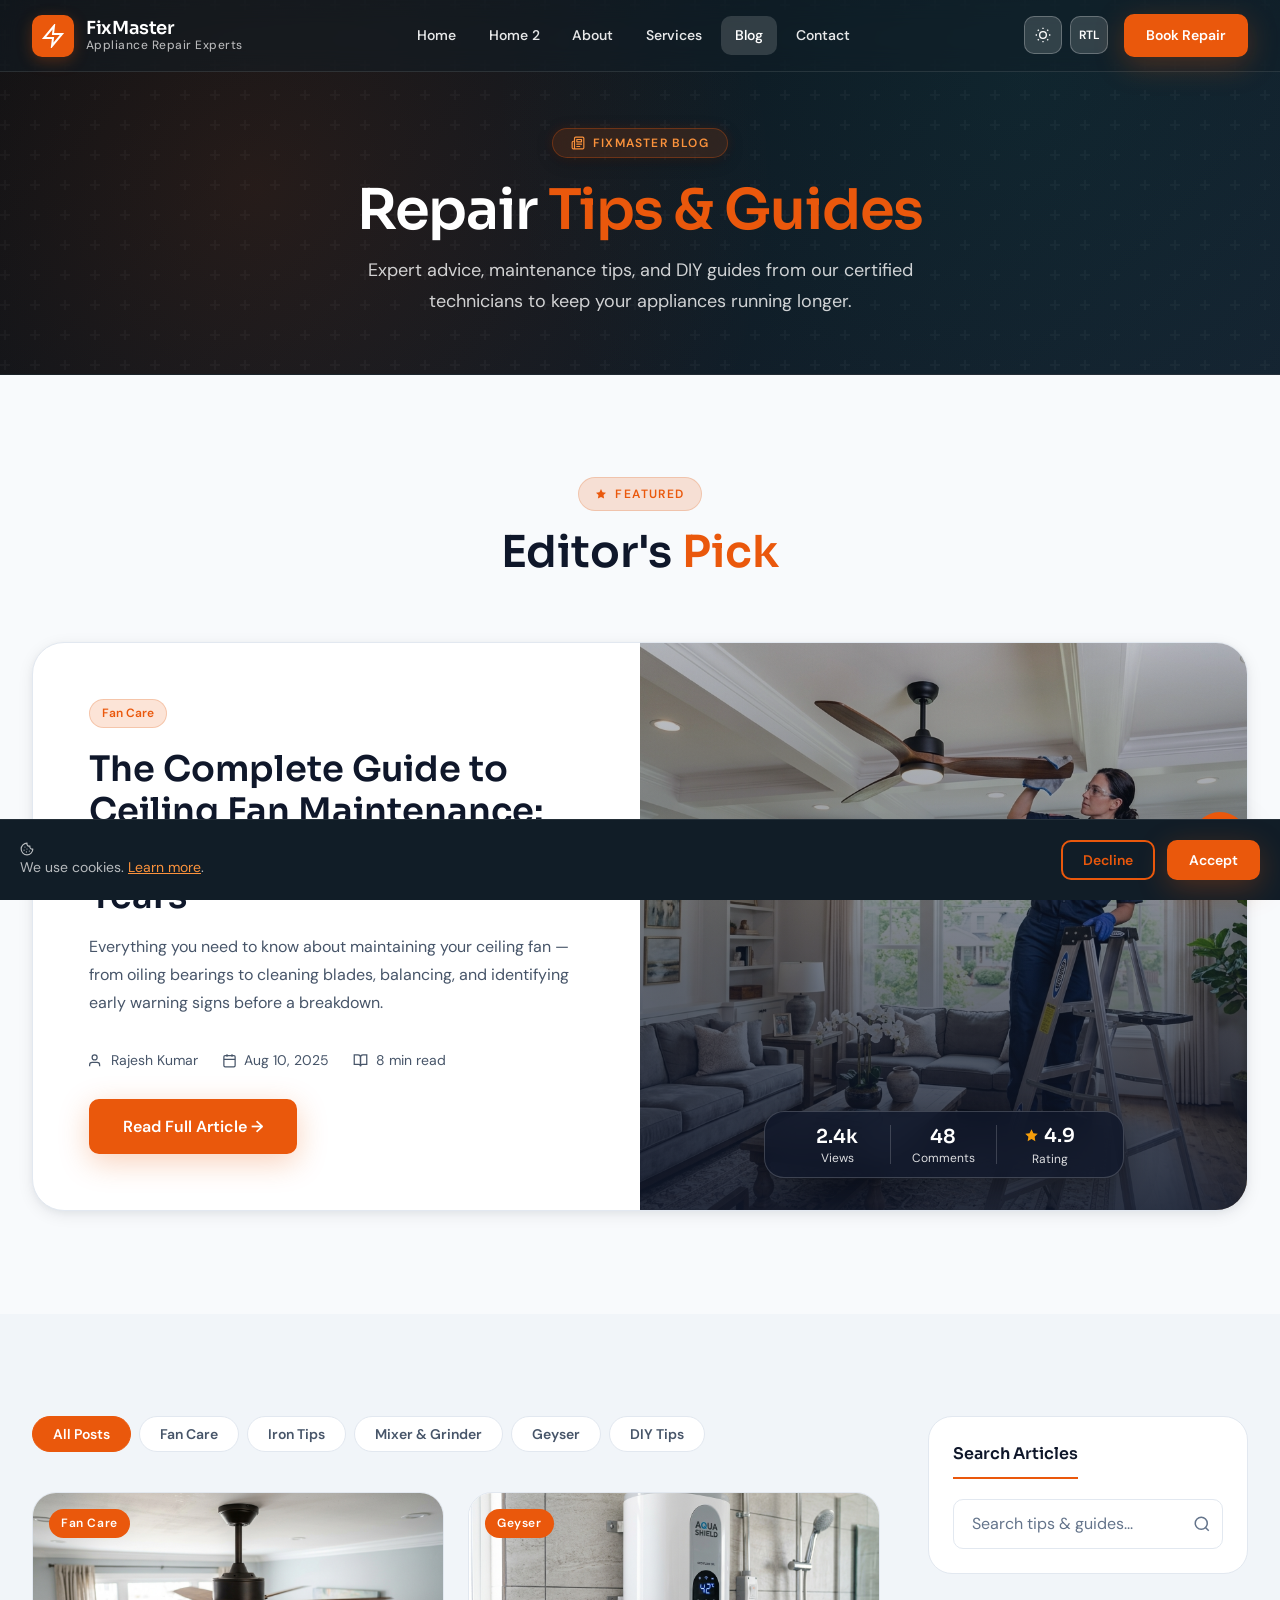
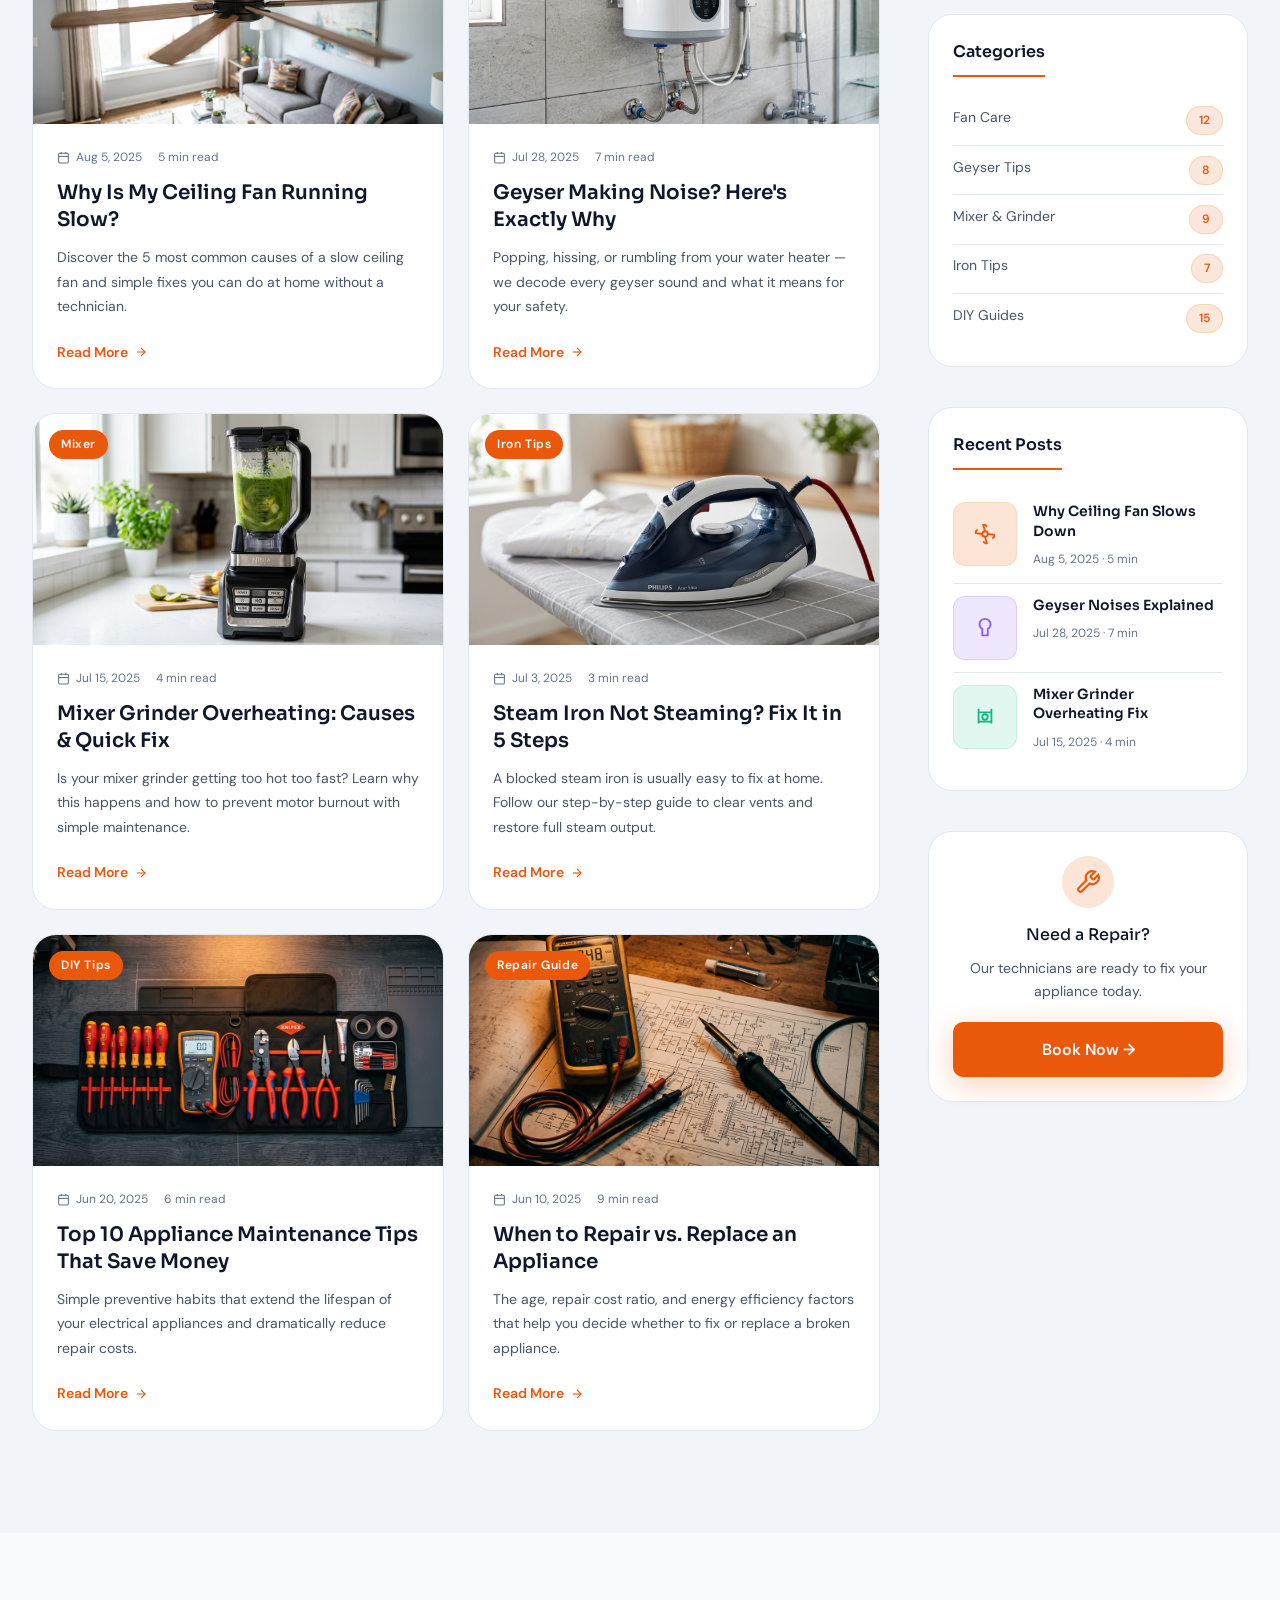
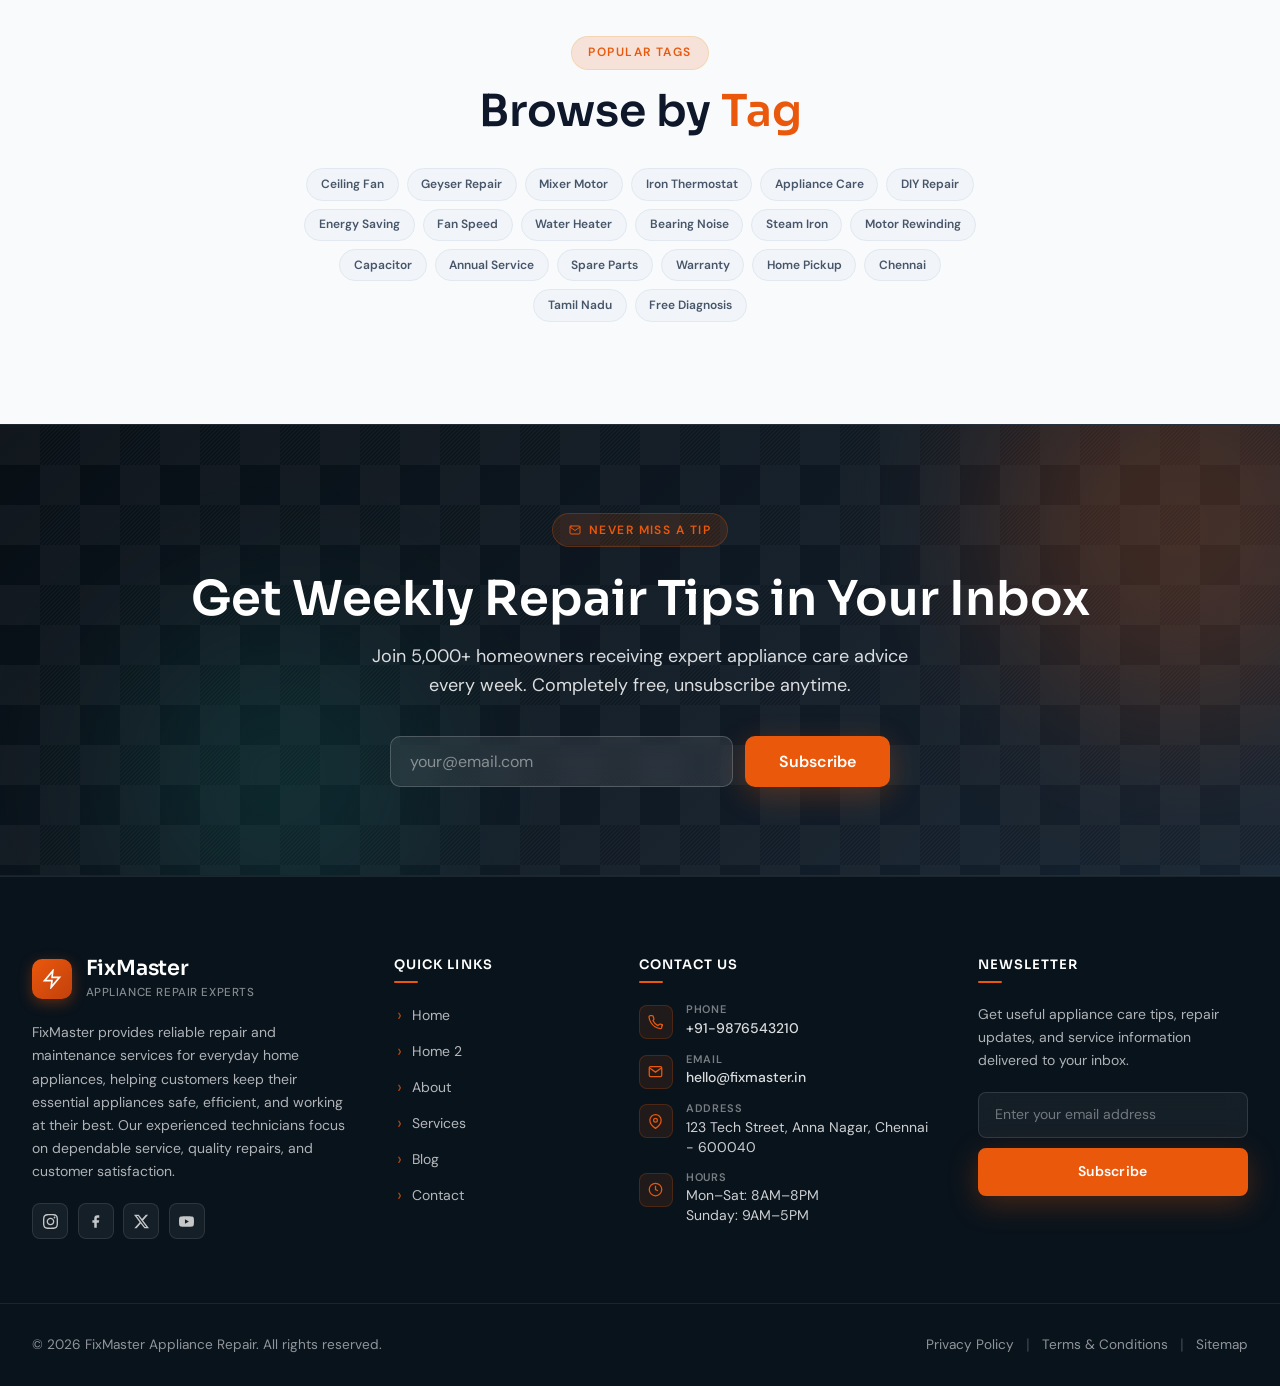
<file: blog.html>
<!DOCTYPE html>
<html lang="en" dir="ltr" data-theme="light">
<head>
  <meta charset="UTF-8" /><meta name="viewport" content="width=device-width, initial-scale=1.0" />
  <meta name="description" content="FixMaster Blog - Expert tips, repair guides, and maintenance advice for all electrical appliances. Fan, iron, mixer, geyser repair tips from certified technicians." />
  <title>Blog | FixMaster Appliance Repair</title>
  <link rel="icon" type="image/svg+xml" href="favicon.svg" />
  <link rel="icon" type="image/png" href="favicon.png" />
  <link rel="apple-touch-icon" href="favicon.png" />
  <link rel="stylesheet" href="css/style.css" /><link rel="stylesheet" href="css/animations.css" /><link rel="stylesheet" href="css/dark-mode.css" /><link rel="stylesheet" href="css/responsive.css" />
  <style>
    .blog-layout { display:grid;grid-template-columns:1fr 320px;gap:3rem;align-items:start }
    .blog-main-content { min-width:0 }
    .blog-sidebar { display:flex;flex-direction:column;gap:var(--space-5) }
    .blog-sidebar .sidebar-widget { background:var(--bg-card);border:1px solid var(--border-color);border-radius:var(--radius-xl);padding:var(--space-6);margin-bottom:var(--space-5) }
    .sidebar-widget-title { font-family:'Sora',sans-serif;font-size:var(--text-base);font-weight:600;margin-bottom:1.25rem;padding-bottom:0.75rem;border-bottom:2px solid var(--color-orange);display:inline-block }
    .featured-img-overlay { position:absolute;inset:0;background:linear-gradient(to top, rgba(15,23,42,0.88), rgba(15,23,42,0.2));display:flex;align-items:flex-end;justify-content:center;padding:2rem }
    .featured-stats-pill { display:grid;grid-template-columns:repeat(3,1fr);align-items:center;background:rgba(15,23,42,0.8);backdrop-filter:blur(14px);-webkit-backdrop-filter:blur(14px);padding:0.75rem 1.25rem;border-radius:1.25rem;border:1px solid rgba(255,255,255,0.18);box-shadow:0 8px 32px 0 rgba(0,0,0,0.35);width:100%;max-width:360px }
    .featured-stat-item { text-align:center;padding:0 0.5rem }
    .featured-stat-item:not(:last-child) { border-right:1px solid rgba(255,255,255,0.18) }
    .featured-stat-item .stat-val { font-family:'Sora',sans-serif;font-size:1.2rem;font-weight:600;color:#FFFFFF;line-height:1.2 }
    .featured-stat-item .stat-rating { display:inline-flex;align-items:center;justify-content:center;gap:0.3rem }
    .featured-stat-item .stat-lbl { font-size:0.75rem;color:rgba(255,255,255,0.85);margin:0.2rem 0 0;line-height:1 }
    .tag-cloud { display:flex;flex-wrap:wrap;gap:0.5rem }
    .tag-pill { padding:0.35rem 0.85rem;border-radius:var(--radius-full);background:var(--bg-secondary);border:1px solid var(--border-color);font-size:var(--text-xs);font-weight:600;color:var(--text-secondary);cursor:pointer;transition:all 0.2s }
    .tag-pill:hover { background:var(--color-orange);color:white;border-color:var(--color-orange) }
    .recent-post { display:flex;gap:1rem;padding:0.75rem 0;border-bottom:1px solid var(--border-color) }
    .recent-post:last-child { border-bottom:none }
    .recent-post-img { width:64px;height:64px;border-radius:0.75rem;background:var(--color-orange-glow);border:1px solid var(--border-color);flex-shrink:0;display:flex;align-items:center;justify-content:center;color:var(--color-orange) }
    .recent-post-info h5 { font-size:0.875rem;font-weight:600;line-height:1.4;margin-bottom:0.25rem;transition:color 0.2s }
    .recent-post:hover .recent-post-info h5 { color:var(--color-orange) }
    .recent-post-info span { font-size:0.75rem;color:var(--text-muted) }
    .blog-filter-bar { display:flex;gap:0.5rem;flex-wrap:wrap;margin-bottom:2.5rem }
    .filter-btn { padding:0.5rem 1.25rem;border-radius:var(--radius-full);font-size:var(--text-sm);font-weight:600;border:1.5px solid var(--border-color);background:var(--bg-card);color:var(--text-secondary);cursor:pointer;transition:all 0.2s }
    .filter-btn:hover,.filter-btn.active { background:var(--color-orange);color:white;border-color:var(--color-orange) }
    .blog-card { cursor:pointer }
  </style>
</head>
<body>
<div id="preloader"><div class="preloader-logo"><div style="width:64px;height:64px;background:linear-gradient(135deg,#E8A020,#D9580A);border-radius:16px;display:flex;align-items:center;justify-content:center;margin:0 auto 1rem"><svg width="36" height="36" fill="none" stroke="white" stroke-width="2" viewBox="0 0 24 24"><polygon points="13 2 3 14 12 14 11 22 21 10 12 10 13 2"/></svg></div><p style="color:white;font-family:'Sora',sans-serif;font-size:1.25rem;font-weight:600;letter-spacing:0.02em;text-align:center">FixMaster</p></div><div class="preloader-bar"><div class="preloader-fill"></div></div></div>
<div class="scroll-indicator"></div>

<nav class="navbar"><div class="container"><div class="navbar-inner">
  <a href="index.html" class="navbar-logo"><div class="logo-icon"><svg width="24" height="24" fill="none" stroke="white" stroke-width="2" viewBox="0 0 24 24"><polygon points="13 2 3 14 12 14 11 22 21 10 12 10 13 2"/></svg></div><div class="logo-text"><span class="logo-name">FixMaster</span><span class="logo-tagline">Appliance Repair Experts</span></div></a>
    <ul class="navbar-nav">
    <li class="nav-item"><a href="index.html" class="nav-link">Home</a></li>
    <li class="nav-item"><a href="home2.html" class="nav-link">Home 2</a></li>
    <li class="nav-item"><a href="about.html" class="nav-link">About</a></li>
    <li class="nav-item"><a href="services.html" class="nav-link">Services</a></li>
    <li class="nav-item"><a href="blog.html" class="nav-link active">Blog</a></li>
    <li class="nav-item"><a href="contact.html" class="nav-link">Contact</a></li>
  </ul>
  <div class="navbar-controls"><button class="ctrl-btn theme-toggle" id="themeToggle" aria-label="Toggle theme"><span data-sun><svg width="16" height="16" fill="none" stroke="currentColor" stroke-width="2" viewBox="0 0 24 24"><circle cx="12" cy="12" r="5"/><line x1="12" y1="1" x2="12" y2="3"/><line x1="12" y1="21" x2="12" y2="23"/><line x1="4.22" y1="4.22" x2="5.64" y2="5.64"/><line x1="18.36" y1="18.36" x2="19.78" y2="19.78"/><line x1="1" y1="12" x2="3" y2="12"/><line x1="21" y1="12" x2="23" y2="12"/><line x1="4.22" y1="19.78" x2="5.64" y2="18.36"/><line x1="18.36" y1="5.64" x2="19.78" y2="4.22"/></svg></span><span data-moon style="display:none"><svg width="16" height="16" fill="none" stroke="currentColor" stroke-width="2" viewBox="0 0 24 24"><path d="M21 12.79A9 9 0 1 1 11.21 3 7 7 0 0 0 21 12.79z"/></svg></span></button><button class="ctrl-btn rtl-toggle" id="rtlToggle" aria-label="Toggle RTL/LTR">RTL</button><a href="services.html#booking" class="btn btn-orange btn-sm navbar-cta">Book Repair</a><button class="hamburger" id="hamburger" aria-label="Open menu"><span></span><span></span><span></span></button></div>
</div></div></nav>
<nav class="mobile-nav" id="mobileNav" aria-label="Mobile navigation">
  <a href="index.html" class="mobile-nav-link"><span style="display:inline-flex;align-items:center;gap:0.45rem"><svg viewBox="0 0 24 24" width="1em" height="1em" fill="none" stroke="currentColor" stroke-width="2" stroke-linecap="round" stroke-linejoin="round" style="vertical-align:-0.125em;flex-shrink:0" aria-hidden="true"><path d="M3 9l9-7 9 7v11a2 2 0 0 1-2 2H5a2 2 0 0 1-2-2z"/><polyline points="9 22 9 12 15 12 15 22"/></svg> Home</span></a>
  <a href="home2.html" class="mobile-nav-link"><span style="display:inline-flex;align-items:center;gap:0.45rem"><svg viewBox="0 0 24 24" width="1em" height="1em" fill="none" stroke="currentColor" stroke-width="2" stroke-linecap="round" stroke-linejoin="round" style="vertical-align:-0.125em;flex-shrink:0" aria-hidden="true"><path d="M9 9h11a2 2 0 0 1 2 2v9a2 2 0 0 1-2 2H11a2 2 0 0 1-2-2z"/><path d="M15 15V5a2 2 0 0 0-2-2H4a2 2 0 0 0-2 2v9a2 2 0 0 0 2 2h2"/></svg> Home 2</span></a>
  <a href="about.html" class="mobile-nav-link"><span style="display:inline-flex;align-items:center;gap:0.45rem"><svg viewBox="0 0 24 24" width="1em" height="1em" fill="none" stroke="currentColor" stroke-width="2" stroke-linecap="round" stroke-linejoin="round" style="vertical-align:-0.125em;flex-shrink:0" aria-hidden="true"><circle cx="12" cy="12" r="10"/><line x1="12" y1="8" x2="12" y2="12"/><line x1="12" y1="16" x2="12.01" y2="16"/></svg> About</span></a>
  <a href="services.html" class="mobile-nav-link"><span style="display:inline-flex;align-items:center;gap:0.45rem"><svg viewBox="0 0 24 24" width="1em" height="1em" fill="none" stroke="currentColor" stroke-width="2" stroke-linecap="round" stroke-linejoin="round" style="vertical-align:-0.125em;flex-shrink:0" aria-hidden="true"><path d="M14.7 6.3a1 1 0 0 0 0 1.4l1.6 1.6a1 1 0 0 0 1.4 0l3.77-3.77a6 6 0 0 1-7.94 7.94l-6.91 6.91a2.12 2.12 0 0 1-3-3l6.91-6.91a6 6 0 0 1 7.94-7.94l-3.76 3.76z"/></svg> Services</span></a>
  <a href="blog.html" class="mobile-nav-link"><span style="display:inline-flex;align-items:center;gap:0.45rem"><svg viewBox="0 0 24 24" width="1em" height="1em" fill="none" stroke="currentColor" stroke-width="2" stroke-linecap="round" stroke-linejoin="round" style="vertical-align:-0.125em;flex-shrink:0" aria-hidden="true"><path d="M4 22h16a2 2 0 0 0 2-2V4a2 2 0 0 0-2-2H8a2 2 0 0 0-2 2v16a2 2 0 0 1-2 2zm0 0a2 2 0 0 1-2-2v-9c0-1.1.9-2 2-2h2"/><path d="M18 14h-8"/><path d="M15 18h-5"/><path d="M10 6h8v4h-8V6z"/></svg> Blog</span></a>
  <a href="contact.html" class="mobile-nav-link"><span style="display:inline-flex;align-items:center;gap:0.45rem"><svg viewBox="0 0 24 24" width="1em" height="1em" fill="none" stroke="currentColor" stroke-width="2" stroke-linecap="round" stroke-linejoin="round" style="vertical-align:-0.125em;flex-shrink:0" aria-hidden="true"><path d="M22 16.92v3a2 2 0 0 1-2.18 2 19.79 19.79 0 0 1-8.63-3.07A19.5 19.5 0 0 1 4.69 12a19.79 19.79 0 0 1-3.07-8.67A2 2 0 0 1 3.6 1.17h3a2 2 0 0 1 2 1.72c.127.96.361 1.903.7 2.81a2 2 0 0 1-.45 2.11L7.91 8.91a16 16 0 0 0 8 8l1.8-1.8a2 2 0 0 1 2.11-.45c.907.339 1.85.573 2.81.7A2 2 0 0 1 24 17z"/></svg> Contact</span></a>
  <div class="mobile-controls">
    <a href="services.html#booking" class="btn btn-orange btn-sm">Book Repair</a>
  </div>
</nav>

<!-- SECTION 1: PAGE HERO -->
<section class="page-hero" aria-label="Blog hero">
  <div class="page-hero-pattern"></div>
  <div class="container"><div class="page-hero-content reveal">
    <span class="page-hero-tag">
      <svg viewBox="0 0 24 24" width="14" height="14" fill="none" stroke="currentColor" stroke-width="2" stroke-linecap="round" stroke-linejoin="round" aria-hidden="true"><path d="M4 22h16a2 2 0 0 0 2-2V4a2 2 0 0 0-2-2H8a2 2 0 0 0-2 2v16a2 2 0 0 1-2 2zm0 0a2 2 0 0 1-2-2v-9c0-1.1.9-2 2-2h2"/><path d="M18 14h-8"/><path d="M15 18h-5"/><path d="M10 6h8v4h-8V6z"/></svg>
      FixMaster Blog
    </span>
    <h1 class="page-hero-title">Repair <span style="color:var(--color-orange)">Tips & Guides</span></h1>
    <p class="page-hero-desc">Expert advice, maintenance tips, and DIY guides from our certified technicians to keep your appliances running longer.</p>
  </div></div>
</section>

<!-- SECTION 2: FEATURED POST -->
<section class="section" aria-label="Featured post">
  <div class="container">
    <div class="section-header reveal">
      <span class="section-tag orange"><svg viewBox="0 0 24 24" width="1em" height="1em" fill="currentColor" stroke="none" style="vertical-align:-0.125em;flex-shrink:0" aria-hidden="true"><polygon points="12 2 15.09 8.26 22 9.27 17 14.14 18.18 21.02 12 17.77 5.82 21.02 7 14.14 2 9.27 8.91 8.26 12 2"/></svg> Featured</span>
      <h2 class="section-title">Editor's <span>Pick</span></h2>
    </div>
    <div class="reveal highlight-card" style="border-radius:2rem;overflow:hidden;display:grid;grid-template-columns:1fr 1fr;min-height:360px">
      <div style="padding:3.5rem;display:flex;flex-direction:column;justify-content:center">
        <span class="badge badge-orange" style="margin-bottom:1.25rem;display:inline-flex;width:fit-content">Fan Care</span>
        <h2 style="font-family:'Sora',sans-serif;font-size:clamp(1.5rem,3vw,2.2rem);font-weight:600;color:var(--text-primary);line-height:1.2;margin-bottom:1rem">The Complete Guide to Ceiling Fan Maintenance: Extend Your Fan's Life by 10 Years</h2>
        <p style="color:var(--text-secondary);line-height:1.75;margin-bottom:2rem;max-width:480px">Everything you need to know about maintaining your ceiling fan — from oiling bearings to cleaning blades, balancing, and identifying early warning signs before a breakdown.</p>
        <div style="display:flex;align-items:center;gap:1.5rem;flex-wrap:wrap">
          <div style="display:inline-flex;align-items:center;gap:0.45rem;color:var(--text-secondary);font-size:0.875rem;white-space:nowrap"><svg width="15" height="15" fill="none" stroke="currentColor" stroke-width="2" viewBox="0 0 24 24"><path d="M17 21v-2a4 4 0 0 0-4-4H5a4 4 0 0 0-4 4v2"/><circle cx="9" cy="7" r="4"/></svg> Rajesh Kumar</div>
          <div style="display:inline-flex;align-items:center;gap:0.45rem;color:var(--text-secondary);font-size:0.875rem;white-space:nowrap"><svg width="15" height="15" fill="none" stroke="currentColor" stroke-width="2" viewBox="0 0 24 24"><rect x="3" y="4" width="18" height="18" rx="2"/><line x1="16" y1="2" x2="16" y2="6"/><line x1="8" y1="2" x2="8" y2="6"/><line x1="3" y1="10" x2="21" y2="10"/></svg> Aug 10, 2025</div>
          <div style="display:inline-flex;align-items:center;gap:0.45rem;color:var(--text-secondary);font-size:0.875rem;white-space:nowrap"><svg width="15" height="15" fill="none" stroke="currentColor" stroke-width="2" viewBox="0 0 24 24"><path d="M2 3h6a4 4 0 0 1 4 4v14a3 3 0 0 0-3-3H2z"/><path d="M22 3h-6a4 4 0 0 0-4 4v14a3 3 0 0 1 3-3h7z"/></svg> 8 min read</div>
        </div>
        <a href="blog-details.html?id=fan-maintenance" class="btn btn-orange" style="margin-top:1.75rem;width:fit-content">Read Full Article →</a>
      </div>
      <div style="position:relative;min-height:360px">
        <img src="images/blog_fan_maintenance.jpg" alt="Ceiling Fan Maintenance" style="width:100%;height:100%;object-fit:cover" />
        <div class="featured-img-overlay">
          <div class="featured-stats-pill">
            <div class="featured-stat-item">
              <div class="stat-val">2.4k</div>
              <p class="stat-lbl">Views</p>
            </div>
            <div class="featured-stat-item">
              <div class="stat-val">48</div>
              <p class="stat-lbl">Comments</p>
            </div>
            <div class="featured-stat-item">
              <div class="stat-val stat-rating">
                <svg viewBox="0 0 24 24" width="15" height="15" fill="#F59E0B" style="flex-shrink:0;vertical-align:-0.1em"><polygon points="12 2 15.09 8.26 22 9.27 17 14.14 18.18 21.02 12 17.77 5.82 21.02 7 14.14 2 9.27 8.91 8.26 12 2"/></svg>
                <span>4.9</span>
              </div>
              <p class="stat-lbl">Rating</p>
            </div>
          </div>
        </div>
      </div>
    </div>
  </div>
</section>

<!-- SECTION 3: BLOG GRID + SIDEBAR -->
<section class="section bg-secondary" aria-label="Blog grid">
  <div class="container">
    <div class="blog-layout">
      <!-- Main Blog Grid -->
      <div class="blog-main-content">
        <!-- Filter Bar -->
        <div class="blog-filter-bar reveal">
          <button class="filter-btn active">All Posts</button>
          <button class="filter-btn">Fan Care</button>
          <button class="filter-btn">Iron Tips</button>
          <button class="filter-btn">Mixer & Grinder</button>
          <button class="filter-btn">Geyser</button>
          <button class="filter-btn">DIY Tips</button>
        </div>

        <div class="grid grid-2 gap-6 stagger-children">
          <div class="blog-card reveal" data-category="fancare" data-id="fan-running-slow">
            <div class="blog-card-img" style="aspect-ratio:16/9"><img src="images/blog_fan_slow.jpg" alt="Fan Care" style="width:100%;height:100%;object-fit:cover" /><span class="blog-card-category">Fan Care</span></div>
            <div class="blog-card-body">
              <div class="blog-meta"><span class="blog-meta-item"><svg viewBox="0 0 24 24" width="13" height="13" fill="none" stroke="currentColor" stroke-width="2"><rect x="3" y="4" width="18" height="18" rx="2"/><line x1="16" y1="2" x2="16" y2="6"/><line x1="8" y1="2" x2="8" y2="6"/><line x1="3" y1="10" x2="21" y2="10"/></svg> Aug 5, 2025</span><span class="blog-meta-item">5 min read</span></div>
              <h3>Why Is My Ceiling Fan Running Slow?</h3>
              <p>Discover the 5 most common causes of a slow ceiling fan and simple fixes you can do at home without a technician.</p>
              <a href="blog-details.html?id=fan-running-slow" class="blog-read-more arrow-slide">Read More <span class="arrow"><svg width="14" height="14" fill="none" stroke="currentColor" stroke-width="2" viewBox="0 0 24 24"><line x1="5" y1="12" x2="19" y2="12"/><polyline points="12 5 19 12 12 19"/></svg></span></a>
            </div>
          </div>

          <div class="blog-card reveal reveal-delay-1" data-category="geyser" data-id="geyser-noise">
            <div class="blog-card-img" style="aspect-ratio:16/9"><img src="images/blog_geyser_noise.jpg" alt="Geyser" style="width:100%;height:100%;object-fit:cover" /><span class="blog-card-category">Geyser</span></div>
            <div class="blog-card-body">
              <div class="blog-meta"><span class="blog-meta-item"><svg viewBox="0 0 24 24" width="13" height="13" fill="none" stroke="currentColor" stroke-width="2"><rect x="3" y="4" width="18" height="18" rx="2"/><line x1="16" y1="2" x2="16" y2="6"/><line x1="8" y1="2" x2="8" y2="6"/><line x1="3" y1="10" x2="21" y2="10"/></svg> Jul 28, 2025</span><span class="blog-meta-item">7 min read</span></div>
              <h3>Geyser Making Noise? Here's Exactly Why</h3>
              <p>Popping, hissing, or rumbling from your water heater — we decode every geyser sound and what it means for your safety.</p>
              <a href="blog-details.html?id=geyser-noise" class="blog-read-more arrow-slide">Read More <span class="arrow"><svg width="14" height="14" fill="none" stroke="currentColor" stroke-width="2" viewBox="0 0 24 24"><line x1="5" y1="12" x2="19" y2="12"/><polyline points="12 5 19 12 12 19"/></svg></span></a>
            </div>
          </div>

          <div class="blog-card reveal reveal-delay-2" data-category="mixer" data-id="mixer-overheating">
            <div class="blog-card-img" style="aspect-ratio:16/9"><img src="images/blog_mixer_overheat.jpg" alt="Mixer" style="width:100%;height:100%;object-fit:cover" /><span class="blog-card-category">Mixer</span></div>
            <div class="blog-card-body">
              <div class="blog-meta"><span class="blog-meta-item"><svg viewBox="0 0 24 24" width="13" height="13" fill="none" stroke="currentColor" stroke-width="2"><rect x="3" y="4" width="18" height="18" rx="2"/><line x1="16" y1="2" x2="16" y2="6"/><line x1="8" y1="2" x2="8" y2="6"/><line x1="3" y1="10" x2="21" y2="10"/></svg> Jul 15, 2025</span><span class="blog-meta-item">4 min read</span></div>
              <h3>Mixer Grinder Overheating: Causes & Quick Fix</h3>
              <p>Is your mixer grinder getting too hot too fast? Learn why this happens and how to prevent motor burnout with simple maintenance.</p>
              <a href="blog-details.html?id=mixer-overheating" class="blog-read-more arrow-slide">Read More <span class="arrow"><svg width="14" height="14" fill="none" stroke="currentColor" stroke-width="2" viewBox="0 0 24 24"><line x1="5" y1="12" x2="19" y2="12"/><polyline points="12 5 19 12 12 19"/></svg></span></a>
            </div>
          </div>

          <div class="blog-card reveal reveal-delay-3" data-category="iron" data-id="iron-steam">
            <div class="blog-card-img" style="aspect-ratio:16/9"><img src="images/blog_iron_steam.jpg" alt="Iron Tips" style="width:100%;height:100%;object-fit:cover" /><span class="blog-card-category">Iron Tips</span></div>
            <div class="blog-card-body">
              <div class="blog-meta"><span class="blog-meta-item"><svg viewBox="0 0 24 24" width="13" height="13" fill="none" stroke="currentColor" stroke-width="2"><rect x="3" y="4" width="18" height="18" rx="2"/><line x1="16" y1="2" x2="16" y2="6"/><line x1="8" y1="2" x2="8" y2="6"/><line x1="3" y1="10" x2="21" y2="10"/></svg> Jul 3, 2025</span><span class="blog-meta-item">3 min read</span></div>
              <h3>Steam Iron Not Steaming? Fix It in 5 Steps</h3>
              <p>A blocked steam iron is usually easy to fix at home. Follow our step-by-step guide to clear vents and restore full steam output.</p>
              <a href="blog-details.html?id=iron-steam" class="blog-read-more arrow-slide">Read More <span class="arrow"><svg width="14" height="14" fill="none" stroke="currentColor" stroke-width="2" viewBox="0 0 24 24"><line x1="5" y1="12" x2="19" y2="12"/><polyline points="12 5 19 12 12 19"/></svg></span></a>
            </div>
          </div>

          <div class="blog-card reveal" data-category="diy" data-id="diy-tips">
            <div class="blog-card-img" style="aspect-ratio:16/9"><img src="images/blog_diy_tips.png" alt="DIY Tips" style="width:100%;height:100%;object-fit:cover" /><span class="blog-card-category">DIY Tips</span></div>
            <div class="blog-card-body">
              <div class="blog-meta"><span class="blog-meta-item"><svg viewBox="0 0 24 24" width="13" height="13" fill="none" stroke="currentColor" stroke-width="2"><rect x="3" y="4" width="18" height="18" rx="2"/><line x1="16" y1="2" x2="16" y2="6"/><line x1="8" y1="2" x2="8" y2="6"/><line x1="3" y1="10" x2="21" y2="10"/></svg> Jun 20, 2025</span><span class="blog-meta-item">6 min read</span></div>
              <h3>Top 10 Appliance Maintenance Tips That Save Money</h3>
              <p>Simple preventive habits that extend the lifespan of your electrical appliances and dramatically reduce repair costs.</p>
              <a href="blog-details.html?id=diy-tips" class="blog-read-more arrow-slide">Read More <span class="arrow"><svg width="14" height="14" fill="none" stroke="currentColor" stroke-width="2" viewBox="0 0 24 24"><line x1="5" y1="12" x2="19" y2="12"/><polyline points="12 5 19 12 12 19"/></svg></span></a>
            </div>
          </div>

          <div class="blog-card reveal reveal-delay-1" data-category="diy" data-id="repair-guide">
            <div class="blog-card-img" style="aspect-ratio:16/9"><img src="images/blog_repair_guide.png" alt="Repair Guide" style="width:100%;height:100%;object-fit:cover" /><span class="blog-card-category">Repair Guide</span></div>
            <div class="blog-card-body">
              <div class="blog-meta"><span class="blog-meta-item"><svg viewBox="0 0 24 24" width="13" height="13" fill="none" stroke="currentColor" stroke-width="2"><rect x="3" y="4" width="18" height="18" rx="2"/><line x1="16" y1="2" x2="16" y2="6"/><line x1="8" y1="2" x2="8" y2="6"/><line x1="3" y1="10" x2="21" y2="10"/></svg> Jun 10, 2025</span><span class="blog-meta-item">9 min read</span></div>
              <h3>When to Repair vs. Replace an Appliance</h3>
              <p>The age, repair cost ratio, and energy efficiency factors that help you decide whether to fix or replace a broken appliance.</p>
              <a href="blog-details.html?id=repair-guide" class="blog-read-more arrow-slide">Read More <span class="arrow"><svg width="14" height="14" fill="none" stroke="currentColor" stroke-width="2" viewBox="0 0 24 24"><line x1="5" y1="12" x2="19" y2="12"/><polyline points="12 5 19 12 12 19"/></svg></span></a>
            </div>
          </div>
        </div>
      </div>

      <!-- SECTION 4: SIDEBAR -->
      <aside class="blog-sidebar">
        <!-- Search -->
        <div class="sidebar-widget sidebar-search-widget reveal">
          <h4 class="sidebar-widget-title">Search Articles</h4>
          <div style="position:relative">
            <input type="text" id="blogSearch" class="form-control" placeholder="Search tips & guides..." style="padding-right:3rem" />
            <button style="position:absolute;right:0.75rem;top:50%;transform:translateY(-50%);background:none;border:none;cursor:pointer;color:var(--text-muted)" aria-label="Search articles"><svg width="18" height="18" fill="none" stroke="currentColor" stroke-width="2" viewBox="0 0 24 24"><circle cx="11" cy="11" r="8"/><line x1="21" y1="21" x2="16.65" y2="16.65"/></svg></button>
          </div>
        </div>

        <!-- Categories -->
        <div class="sidebar-widget sidebar-categories-widget reveal">
          <h4 class="sidebar-widget-title">Categories</h4>
          <ul style="list-style:none;padding:0">
            <li style="display:flex;justify-content:space-between;padding:0.6rem 0;border-bottom:1px solid var(--border-color)"><a href="#" data-filter="fancare" style="font-size:0.875rem;color:var(--text-secondary);transition:color 0.2s" onmouseenter="this.style.color='var(--color-blue)'" onmouseleave="this.style.color='var(--text-secondary)'">Fan Care</a><span class="badge badge-blue">12</span></li>
            <li style="display:flex;justify-content:space-between;padding:0.6rem 0;border-bottom:1px solid var(--border-color)"><a href="#" data-filter="geyser" style="font-size:0.875rem;color:var(--text-secondary);transition:color 0.2s" onmouseenter="this.style.color='var(--color-blue)'" onmouseleave="this.style.color='var(--text-secondary)'">Geyser Tips</a><span class="badge badge-blue">8</span></li>
            <li style="display:flex;justify-content:space-between;padding:0.6rem 0;border-bottom:1px solid var(--border-color)"><a href="#" data-filter="mixer" style="font-size:0.875rem;color:var(--text-secondary);transition:color 0.2s" onmouseenter="this.style.color='var(--color-blue)'" onmouseleave="this.style.color='var(--text-secondary)'">Mixer & Grinder</a><span class="badge badge-blue">9</span></li>
            <li style="display:flex;justify-content:space-between;padding:0.6rem 0;border-bottom:1px solid var(--border-color)"><a href="#" data-filter="iron" style="font-size:0.875rem;color:var(--text-secondary);transition:color 0.2s" onmouseenter="this.style.color='var(--color-blue)'" onmouseleave="this.style.color='var(--text-secondary)'">Iron Tips</a><span class="badge badge-blue">7</span></li>
            <li style="display:flex;justify-content:space-between;padding:0.6rem 0"><a href="#" data-filter="diy" style="font-size:0.875rem;color:var(--text-secondary);transition:color 0.2s" onmouseenter="this.style.color='var(--color-blue)'" onmouseleave="this.style.color='var(--text-secondary)'">DIY Guides</a><span class="badge badge-blue">15</span></li>
          </ul>
        </div>

        <!-- Recent Posts -->
        <div class="sidebar-widget sidebar-recent-widget reveal">
          <h4 class="sidebar-widget-title">Recent Posts</h4>
          <a href="blog-details.html?id=fan-running-slow" class="recent-post" style="text-decoration:none">
            <div class="recent-post-img" style="background:var(--color-orange-glow);border:1px solid rgba(232,160,32,0.15)"><svg width="22" height="22" fill="none" stroke="var(--color-orange)" stroke-width="2" viewBox="0 0 24 24"><circle cx="12" cy="12" r="3"/><path d="M12 9l-2-7c0 0 2-1 4 2"/><path d="M15 12l7 1c0 0 1 2-2 4"/><path d="M12 15l2 7c0 0-2 1-4-2"/><path d="M9 12l-7-1c0 0-1-2 2-4"/></svg></div>
            <div class="recent-post-info"><h5>Why Ceiling Fan Slows Down</h5><span>Aug 5, 2025 · 5 min</span></div>
          </a>
          <a href="blog-details.html?id=geyser-noise" class="recent-post" style="text-decoration:none">
            <div class="recent-post-img" style="background:rgba(124,58,237,0.12);border:1px solid rgba(124,58,237,0.15)"><svg width="22" height="22" fill="none" stroke="#8B5CF6" stroke-width="2" viewBox="0 0 24 24"><path d="M12 2a6 6 0 0 0-6 6c0 2 1 4 3 5v7h6v-7c2-1 3-3 3-5a6 6 0 0 0-6-6z"/></svg></div>
            <div class="recent-post-info"><h5>Geyser Noises Explained</h5><span>Jul 28, 2025 · 7 min</span></div>
          </a>
          <a href="blog-details.html?id=mixer-overheating" class="recent-post" style="text-decoration:none">
            <div class="recent-post-img" style="background:rgba(16,185,129,0.12);border:1px solid rgba(16,185,129,0.15)"><svg width="22" height="22" fill="none" stroke="#10B981" stroke-width="2" viewBox="0 0 24 24"><path d="M5 3v16M19 3v16M5 7h14M5 17h14"/><circle cx="12" cy="12" r="3"/></svg></div>
            <div class="recent-post-info"><h5>Mixer Grinder Overheating Fix</h5><span>Jul 15, 2025 · 4 min</span></div>
          </a>
        </div>

        <!-- CTA Widget -->
        <div class="sidebar-widget sidebar-promo-widget reveal">
          <div style="width:52px;height:52px;background:var(--color-orange-glow);border-radius:50%;display:flex;align-items:center;justify-content:center;margin:0 auto 1rem"><svg width="26" height="26" fill="none" stroke="var(--color-orange)" stroke-width="2" viewBox="0 0 24 24"><path d="M14.7 6.3a1 1 0 0 0 0 1.4l1.6 1.6a1 1 0 0 0 1.4 0l3.77-3.77a6 6 0 0 1-7.94 7.94l-6.91 6.91a2.12 2.12 0 0 1-3-3l6.91-6.91a6 6 0 0 1 7.94-7.94l-3.76 3.76z"/></svg></div>
          <h4 style="color:var(--text-primary);margin-bottom:0.75rem;font-family:'Sora',sans-serif">Need a Repair?</h4>
          <p style="color:var(--text-secondary);font-size:0.875rem;margin-bottom:1.25rem">Our technicians are ready to fix your appliance today.</p>
          <a href="services.html#booking" class="btn btn-orange w-full">Book Now →</a>
        </div>
      </aside>
    </div>
  </div>
</section>


<!-- SECTION 6: TAG CLOUD -->
<section class="section" aria-label="Tag cloud">
  <div class="container">
    <div class="section-header reveal" style="margin-bottom:2rem">
      <span class="section-tag">Popular Tags</span>
      <h2 class="section-title">Browse by <span>Tag</span></h2>
    </div>
    <div class="tag-cloud reveal" style="justify-content:center;max-width:700px;margin-inline:auto">
      <span class="tag-pill">Ceiling Fan</span><span class="tag-pill">Geyser Repair</span><span class="tag-pill">Mixer Motor</span><span class="tag-pill">Iron Thermostat</span><span class="tag-pill">Appliance Care</span><span class="tag-pill">DIY Repair</span><span class="tag-pill">Energy Saving</span><span class="tag-pill">Fan Speed</span><span class="tag-pill">Water Heater</span><span class="tag-pill">Bearing Noise</span><span class="tag-pill">Steam Iron</span><span class="tag-pill">Motor Rewinding</span><span class="tag-pill">Capacitor</span><span class="tag-pill">Annual Service</span><span class="tag-pill">Spare Parts</span><span class="tag-pill">Warranty</span><span class="tag-pill">Home Pickup</span><span class="tag-pill">Chennai</span><span class="tag-pill">Tamil Nadu</span><span class="tag-pill">Free Diagnosis</span>
    </div>
  </div>
</section>

<!-- SECTION 7: NEWSLETTER -->
<section class="cta-banner" aria-label="Newsletter">
  <div class="cta-orb cta-orb-1 orb-animate"></div><div class="cta-orb cta-orb-2 orb-animate"></div>
  <div class="container"><div class="cta-inner reveal">
    <span class="section-tag" style="margin-bottom:1.5rem;color:var(--color-orange);background:rgba(217,88,10,0.14);border-color:rgba(217,88,10,0.28)"><svg viewBox="0 0 24 24" width="1em" height="1em" fill="none" stroke="currentColor" stroke-width="2" stroke-linecap="round" stroke-linejoin="round" style="vertical-align:-0.125em;flex-shrink:0" aria-hidden="true"><path d="M4 4h16c1.1 0 2 .9 2 2v12c0 1.1-.9 2-2 2H4c-1.1 0-2-.9-2-2V6c0-1.1.9-2 2-2z"/><polyline points="22,6 12,13 2,6"/></svg> Never Miss a Tip</span>
    <h2>Get Weekly Repair Tips in Your Inbox</h2>
    <p>Join 5,000+ homeowners receiving expert appliance care advice every week. Completely free, unsubscribe anytime.</p>
    <form class="newsletter-form" aria-label="Newsletter signup"><input type="email" class="newsletter-input" placeholder="your@email.com" required /><button type="submit" class="btn btn-orange">Subscribe</button></form>
  </div></div>
</section>

<!-- FOOTER -->
<footer class="footer" role="contentinfo">
  <div class="container">
    <div class="footer-grid">
      <div class="footer-brand">
        <div class="logo">
          <div class="logo-icon"><svg width="24" height="24" fill="none" stroke="white" stroke-width="2" viewBox="0 0 24 24"><polygon points="13 2 3 14 12 14 11 22 21 10 12 10 13 2"/></svg></div>
          <div><div class="brand-name">FixMaster</div><div class="brand-sub">Appliance Repair Experts</div></div>
        </div>
        <p class="footer-desc">FixMaster provides reliable repair and maintenance services for everyday home appliances, helping customers keep their essential appliances safe, efficient, and working at their best. Our experienced technicians focus on dependable service, quality repairs, and customer satisfaction.</p>
        <div class="footer-social">
          <a href="https://www.instagram.com/" target="_blank" rel="noopener noreferrer" aria-label="Instagram"><svg width="16" height="16" fill="currentColor" viewBox="0 0 24 24"><path d="M12 2.163c3.204 0 3.584.012 4.85.07 3.252.148 4.771 1.691 4.919 4.919.058 1.265.069 1.645.069 4.849 0 3.205-.012 3.584-.069 4.849-.149 3.225-1.664 4.771-4.919 4.919-1.266.058-1.644.07-4.85.07-3.204 0-3.584-.012-4.849-.07-3.26-.149-4.771-1.699-4.919-4.92-.058-1.265-.07-1.644-.07-4.849 0-3.204.013-3.583.07-4.849.149-3.227 1.664-4.771 4.919-4.919 1.266-.057 1.645-.069 4.849-.069zm0-2.163c-3.259 0-3.667.014-4.947.072-4.358.2-6.78 2.618-6.98 6.98-.059 1.281-.073 1.689-.073 4.948 0 3.259.014 3.668.072 4.948.2 4.358 2.618 6.78 6.98 6.98 1.281.058 1.689.072 4.948.072 3.259 0 3.668-.014 4.948-.072 4.354-.2 6.782-2.618 6.979-6.98.059-1.28.073-1.689.073-4.948 0-3.259-.014-3.667-.072-4.947-.196-4.354-2.617-6.78-6.979-6.98-1.281-.059-1.69-.073-4.949-.073zm0 5.838c-3.403 0-6.162 2.759-6.162 6.162s2.759 6.163 6.162 6.163 6.162-2.759 6.162-6.163c0-3.403-2.759-6.162-6.162-6.162zm0 10.162c-2.209 0-4-1.79-4-4 0-2.209 1.791-4 4-4s4 1.791 4 4c0 2.21-1.791 4-4 4zm6.406-11.845c-.796 0-1.441.645-1.441 1.44s.645 1.44 1.441 1.44c.795 0 1.439-.645 1.439-1.44s-.644-1.44-1.439-1.44z"/></svg></a>
          <a href="https://www.facebook.com/" target="_blank" rel="noopener noreferrer" aria-label="Facebook"><svg width="16" height="16" fill="currentColor" viewBox="0 0 24 24"><path d="M18 2h-3a5 5 0 0 0-5 5v3H7v4h3v8h4v-8h3l1-4h-4V7a1 1 0 0 1 1-1h3z"/></svg></a>
          <a href="https://x.com/" target="_blank" rel="noopener noreferrer" aria-label="X"><svg width="16" height="16" fill="currentColor" viewBox="0 0 24 24"><path d="M18.901 1.153h3.68l-8.04 9.19L24 22.846h-7.406l-5.8-7.584-6.638 7.584H.474l8.6-9.83L0 1.154h7.594l5.243 6.932ZM17.61 20.644h2.039L6.486 3.24H4.298Z"/></svg></a>
          <a href="https://www.youtube.com/" target="_blank" rel="noopener noreferrer" aria-label="YouTube"><svg width="16" height="16" fill="currentColor" viewBox="0 0 24 24"><path d="M23.498 6.186a3.016 3.016 0 0 0-2.122-2.136C19.505 3.545 12 3.545 12 3.545s-7.505 0-9.377.505A3.017 3.017 0 0 0 .502 6.186C0 8.07 0 12 0 12s0 3.93.502 5.814a3.016 3.016 0 0 0 2.122 2.136c1.871.505 9.376.505 9.376.505s7.505 0 9.377-.505a3.015 3.015 0 0 0 2.122-2.136C24 15.93 24 12 24 12s0-3.93-.502-5.814zM9.545 15.568V8.432L15.818 12l-6.273 3.568z"/></svg></a>
        </div>
      </div>

      <div>
        <h4 class="footer-col-title">QUICK LINKS</h4>
        <ul class="footer-links">
          <li><a href="index.html">Home</a></li>
          <li><a href="home2.html">Home 2</a></li>
          <li><a href="about.html">About</a></li>
          <li><a href="services.html">Services</a></li>
          <li><a href="blog.html">Blog</a></li>
          <li><a href="contact.html">Contact</a></li>
        </ul>
      </div>

      <div>
        <h4 class="footer-col-title">CONTACT US</h4>
        <div class="footer-contact-item">
          <div class="icon"><svg width="15" height="15" fill="none" stroke="currentColor" stroke-width="2" viewBox="0 0 24 24"><path d="M22 16.92v3a2 2 0 0 1-2.18 2 19.79 19.79 0 0 1-8.63-3.07A19.5 19.5 0 0 1 4.69 12a19.79 19.79 0 0 1-3.07-8.67A2 2 0 0 1 3.6 1.17h3a2 2 0 0 1 2 1.72c.127.96.361 1.903.7 2.81a2 2 0 0 1-.45 2.11L7.91 8.91a16 16 0 0 0 8 8l1.8-1.8a2 2 0 0 1 2.11-.45c.907.339 1.85.573 2.81.7A2 2 0 0 1 24 17z"/></svg></div>
          <div class="text"><strong>Phone</strong><a href="tel:+919876543210">+91-9876543210</a></div>
        </div>
        <div class="footer-contact-item">
          <div class="icon"><svg width="15" height="15" fill="none" stroke="currentColor" stroke-width="2" viewBox="0 0 24 24"><path d="M4 4h16c1.1 0 2 .9 2 2v12c0 1.1-.9 2-2 2H4c-1.1 0-2-.9-2-2V6c0-1.1.9-2 2-2z"/><polyline points="22,6 12,13 2,6"/></svg></div>
          <div class="text"><strong>Email</strong><a href="mailto:hello@fixmaster.in">hello@fixmaster.in</a></div>
        </div>
        <div class="footer-contact-item">
          <div class="icon"><svg width="15" height="15" fill="none" stroke="currentColor" stroke-width="2" viewBox="0 0 24 24"><path d="M21 10c0 7-9 13-9 13s-9-6-9-13a9 9 0 0 1 18 0z"/><circle cx="12" cy="10" r="3"/></svg></div>
          <div class="text"><strong>Address</strong><span>123 Tech Street, Anna Nagar, Chennai - 600040</span></div>
        </div>
        <div class="footer-contact-item">
          <div class="icon"><svg width="15" height="15" fill="none" stroke="currentColor" stroke-width="2" viewBox="0 0 24 24"><circle cx="12" cy="12" r="10"/><polyline points="12 6 12 12 16 14"/></svg></div>
          <div class="text"><strong>Hours</strong><span>Mon–Sat: 8AM–8PM<br>Sunday: 9AM–5PM</span></div>
        </div>
      </div>

      <div>
        <h4 class="footer-col-title">NEWSLETTER</h4>
        <p class="footer-desc">Get useful appliance care tips, repair updates, and service information delivered to your inbox.</p>
        <form class="newsletter-form" aria-label="Newsletter subscription">
          <label class="sr-only" for="footerNewsletterEmail">Email address</label>
          <input type="email" class="newsletter-input" id="footerNewsletterEmail" placeholder="Enter your email address" required />
          <button type="submit" class="btn btn-orange">Subscribe</button>
        </form>
      </div>
    </div>
  </div>

  <div class="footer-bottom">
    <div class="container" style="display:flex;align-items:center;justify-content:space-between;flex-wrap:wrap;gap:1rem">
      <p>© 2026 FixMaster Appliance Repair. All rights reserved.</p>
      <div class="footer-bottom-links">
        <a href="privacy-policy.html">Privacy Policy</a><span class="footer-bottom-sep" aria-hidden="true">|</span><a href="terms.html">Terms &amp; Conditions</a><span class="footer-bottom-sep" aria-hidden="true">|</span><a href="sitemap.html">Sitemap</a>
      </div>
    </div>
  </div>
</footer>
<div class="floating-cta"><button class="floating-btn scroll-top" aria-label="Scroll to top"><svg width="22" height="22" fill="none" stroke="white" stroke-width="2.5" viewBox="0 0 24 24"><line x1="12" y1="19" x2="12" y2="5"/><polyline points="5 12 12 5 19 12"/></svg></button><a href="tel:+919876543210" class="floating-btn phone" aria-label="Call us"><svg width="22" height="22" fill="none" stroke="white" stroke-width="2" viewBox="0 0 24 24"><path d="M22 16.92v3a2 2 0 0 1-2.18 2 19.79 19.79 0 0 1-8.63-3.07A19.5 19.5 0 0 1 4.69 12a19.79 19.79 0 0 1-3.07-8.67A2 2 0 0 1 3.6 1.17h3a2 2 0 0 1 2 1.72c.127.96.361 1.903.7 2.81a2 2 0 0 1-.45 2.11L7.91 8.91a16 16 0 0 0 8 8l1.8-1.8a2 2 0 0 1 2.11-.45c.907.339 1.85.573 2.81.7A2 2 0 0 1 24 17z"/></svg></a></div>
<div class="cookie-banner" id="cookieBanner"><p><svg viewBox="0 0 24 24" width="1em" height="1em" fill="none" stroke="currentColor" stroke-width="2" stroke-linecap="round" stroke-linejoin="round" style="vertical-align:-0.125em;flex-shrink:0" aria-hidden="true"><path d="M12 2a10 10 0 1 0 10 10 4 4 0 0 1-5-5 4 4 0 0 1-5-5z"/><path d="M8.5 8.5v.01"/><path d="M16 15.5v.01"/><path d="M12 12v.01"/><path d="M11 17v.01"/><path d="M7 14v.01"/></svg> We use cookies. <a href="privacy-policy.html">Learn more</a>.</p><div class="cookie-btns"><button class="btn btn-sm btn-secondary cookie-decline">Decline</button><button class="btn btn-sm btn-primary cookie-accept">Accept</button></div></div>
<script src="js/main.js"></script><script src="js/booking.js"></script>
<script>
document.addEventListener("DOMContentLoaded", () => {
  const searchInput = document.getElementById("blogSearch");
  const filterBtns = document.querySelectorAll(".blog-filter-bar .filter-btn");
  const blogCards = document.querySelectorAll(".blog-card");
  const categoryLinks = document.querySelectorAll(".sidebar-widget a[data-filter]");
  const tagPills = document.querySelectorAll(".tag-pill");
  
  let currentCategory = "all";
  let searchQuery = "";

  blogCards.forEach(card => {
    card.style.cursor = "pointer";
    card.addEventListener("click", (e) => {
      if (e.target.closest("a")) return;
      const id = card.getAttribute("data-id");
      if (id) window.location.href = "blog-details.html?id=" + id;
    });
  });

  function updateFilter() {
    let visibleCount = 0;
    blogCards.forEach(card => {
      const cardCategory = card.getAttribute("data-category");
      const cardTitle = card.querySelector("h3").textContent.toLowerCase();
      const cardDesc = card.querySelector("p").textContent.toLowerCase();
      
      const matchesCategory = (currentCategory === "all") || (cardCategory === currentCategory);
      const matchesSearch = cardTitle.includes(searchQuery) || cardDesc.includes(searchQuery);
      
      if (matchesCategory && matchesSearch) {
        card.style.display = "";
        visibleCount++;
        card.style.opacity = "1";
        card.style.transform = "none";
      } else {
        card.style.display = "none";
      }
    });

    let noResultsMsg = document.getElementById("noResultsMsg");
    if (visibleCount === 0) {
      if (!noResultsMsg) {
        noResultsMsg = document.createElement("div");
        noResultsMsg.id = "noResultsMsg";
        noResultsMsg.style.textAlign = "center";
        noResultsMsg.style.padding = "4rem 2rem";
        noResultsMsg.style.gridColumn = "1 / -1";
        noResultsMsg.style.color = "var(--text-muted)";
        noResultsMsg.style.background = "var(--bg-card)";
        noResultsMsg.style.border = "1px solid var(--border-color)";
        noResultsMsg.style.borderRadius = "1.5rem";
        noResultsMsg.style.margin = "1rem 0";
        noResultsMsg.innerHTML = `
          <svg width="48" height="48" fill="none" stroke="var(--color-orange)" stroke-width="1.8" viewBox="0 0 24 24" style="margin:0 auto 1.25rem;display:block;opacity:0.85"><circle cx="11" cy="11" r="8"/><line x1="21" y1="21" x2="16.65" y2="16.65"/></svg>
          <h4 style="font-family:'Sora',sans-serif;font-size:1.15rem;font-weight:600;color:var(--text-primary);margin-bottom:0.35rem">No Articles Found</h4>
          <p style="font-size:0.875rem;max-width:320px;margin:0 auto">We couldn't find any articles matching your search criteria. Try using different keywords or filter categories.</p>
        `;
        document.querySelector(".grid.grid-2").appendChild(noResultsMsg);
      }
    } else {
      if (noResultsMsg) {
        noResultsMsg.remove();
      }
    }
  }

  filterBtns.forEach((btn, index) => {
    const categories = ["all", "fancare", "iron", "mixer", "geyser", "diy"];
    btn.addEventListener("click", () => {
      filterBtns.forEach(b => b.classList.remove('active'));
      btn.classList.add('active');
      currentCategory = categories[index];
      updateFilter();
    });
  });

  categoryLinks.forEach(link => {
    link.addEventListener("click", (e) => {
      e.preventDefault();
      const cat = link.getAttribute("data-filter");
      currentCategory = cat;
      
      const categories = ["all", "fancare", "iron", "mixer", "geyser", "diy"];
      const targetIndex = categories.indexOf(cat);
      filterBtns.forEach((b, idx) => {
        if (idx === targetIndex) b.classList.add("active");
        else b.classList.remove("active");
      });
      
      updateFilter();
      document.querySelector(".blog-filter-bar").scrollIntoView({ behavior: "smooth" });
    });
  });

  tagPills.forEach(pill => {
    pill.addEventListener("click", () => {
      const text = pill.textContent.toLowerCase();
      if (text.includes("fan")) {
        currentCategory = "fancare";
        searchQuery = "";
      } else if (text.includes("geyser") || text.includes("water heater")) {
        currentCategory = "geyser";
        searchQuery = "";
      } else if (text.includes("mixer")) {
        currentCategory = "mixer";
        searchQuery = "";
      } else if (text.includes("iron")) {
        currentCategory = "iron";
        searchQuery = "";
      } else {
        currentCategory = "all";
        searchQuery = text;
      }
      
      searchInput.value = searchQuery;
      
      const categories = ["all", "fancare", "iron", "mixer", "geyser", "diy"];
      const targetIndex = categories.indexOf(currentCategory);
      filterBtns.forEach((b, idx) => {
        if (idx === targetIndex) b.classList.add("active");
        else b.classList.remove("active");
      });

      updateFilter();
      document.querySelector(".blog-filter-bar").scrollIntoView({ behavior: "smooth" });
    });
  });

  searchInput.addEventListener("input", (e) => {
    searchQuery = e.target.value.toLowerCase().trim();
    updateFilter();
  });
});
</script>
</body>
</html>
</file>
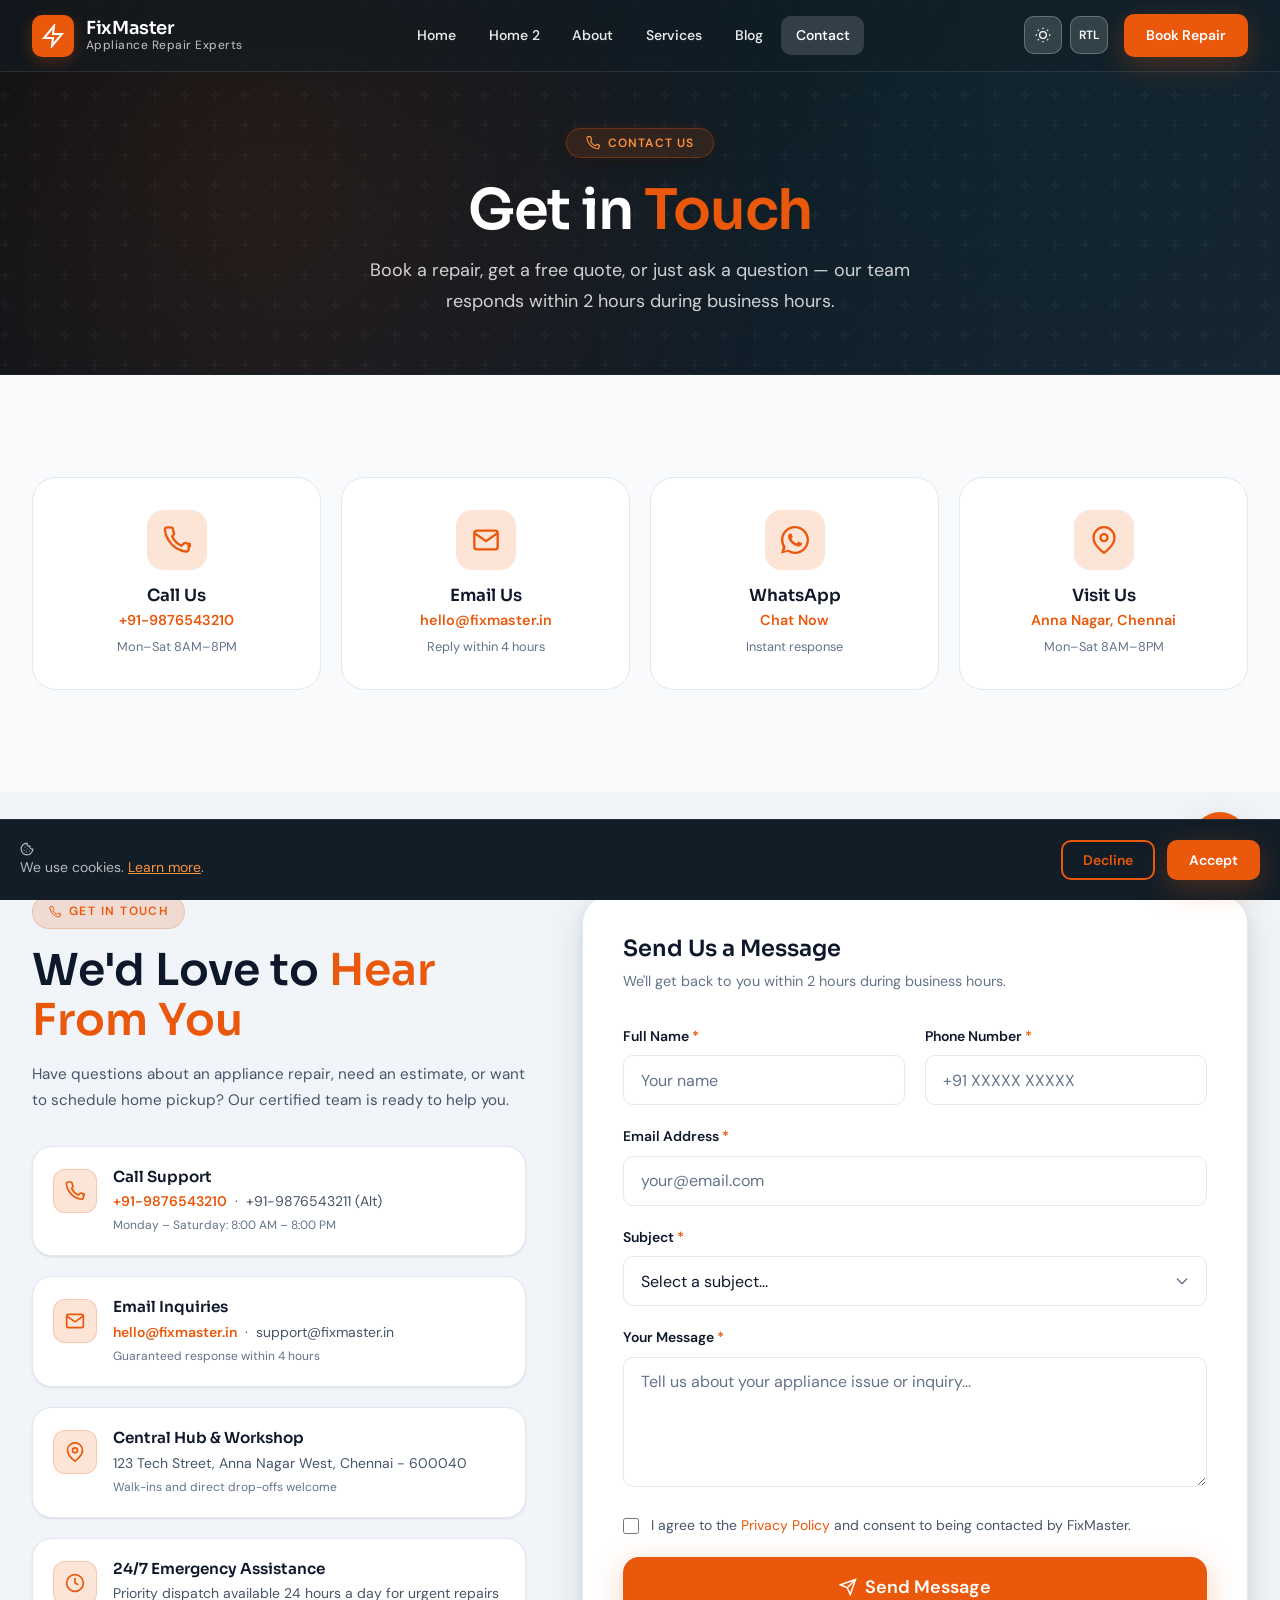
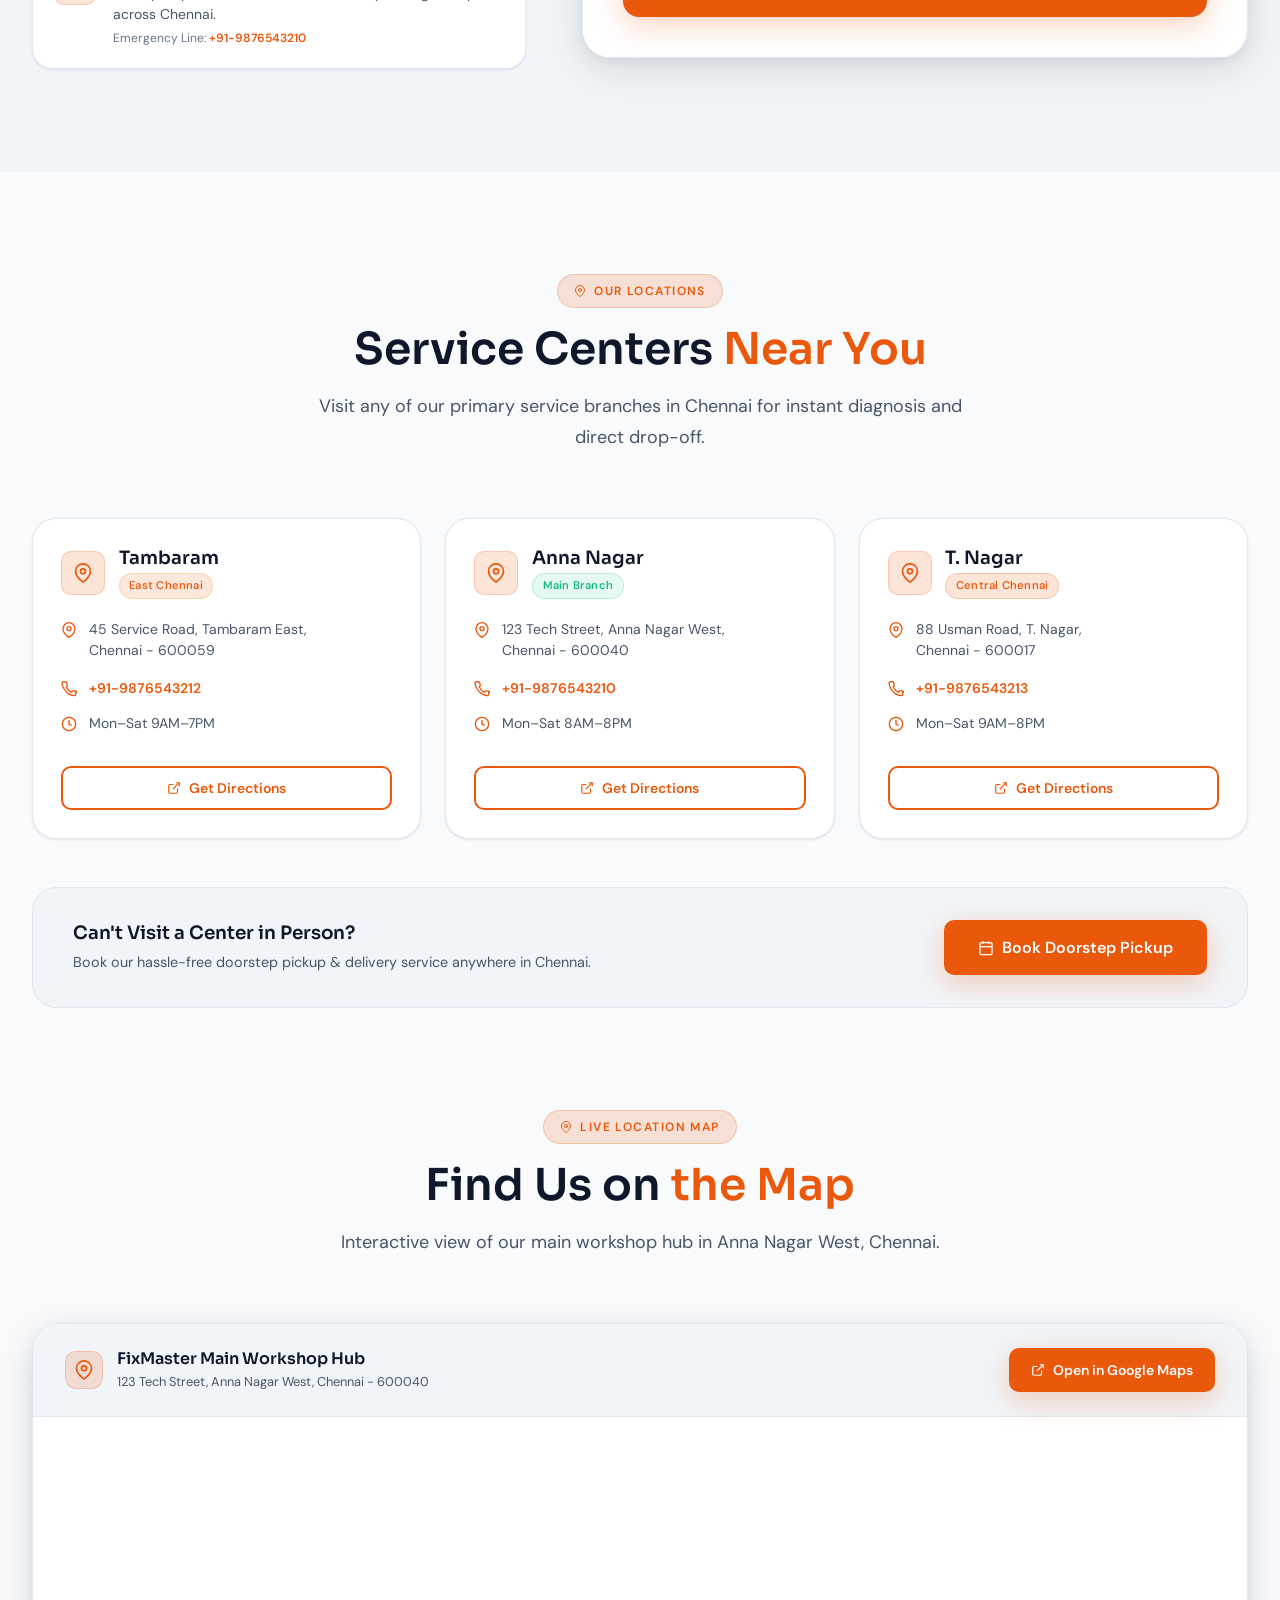
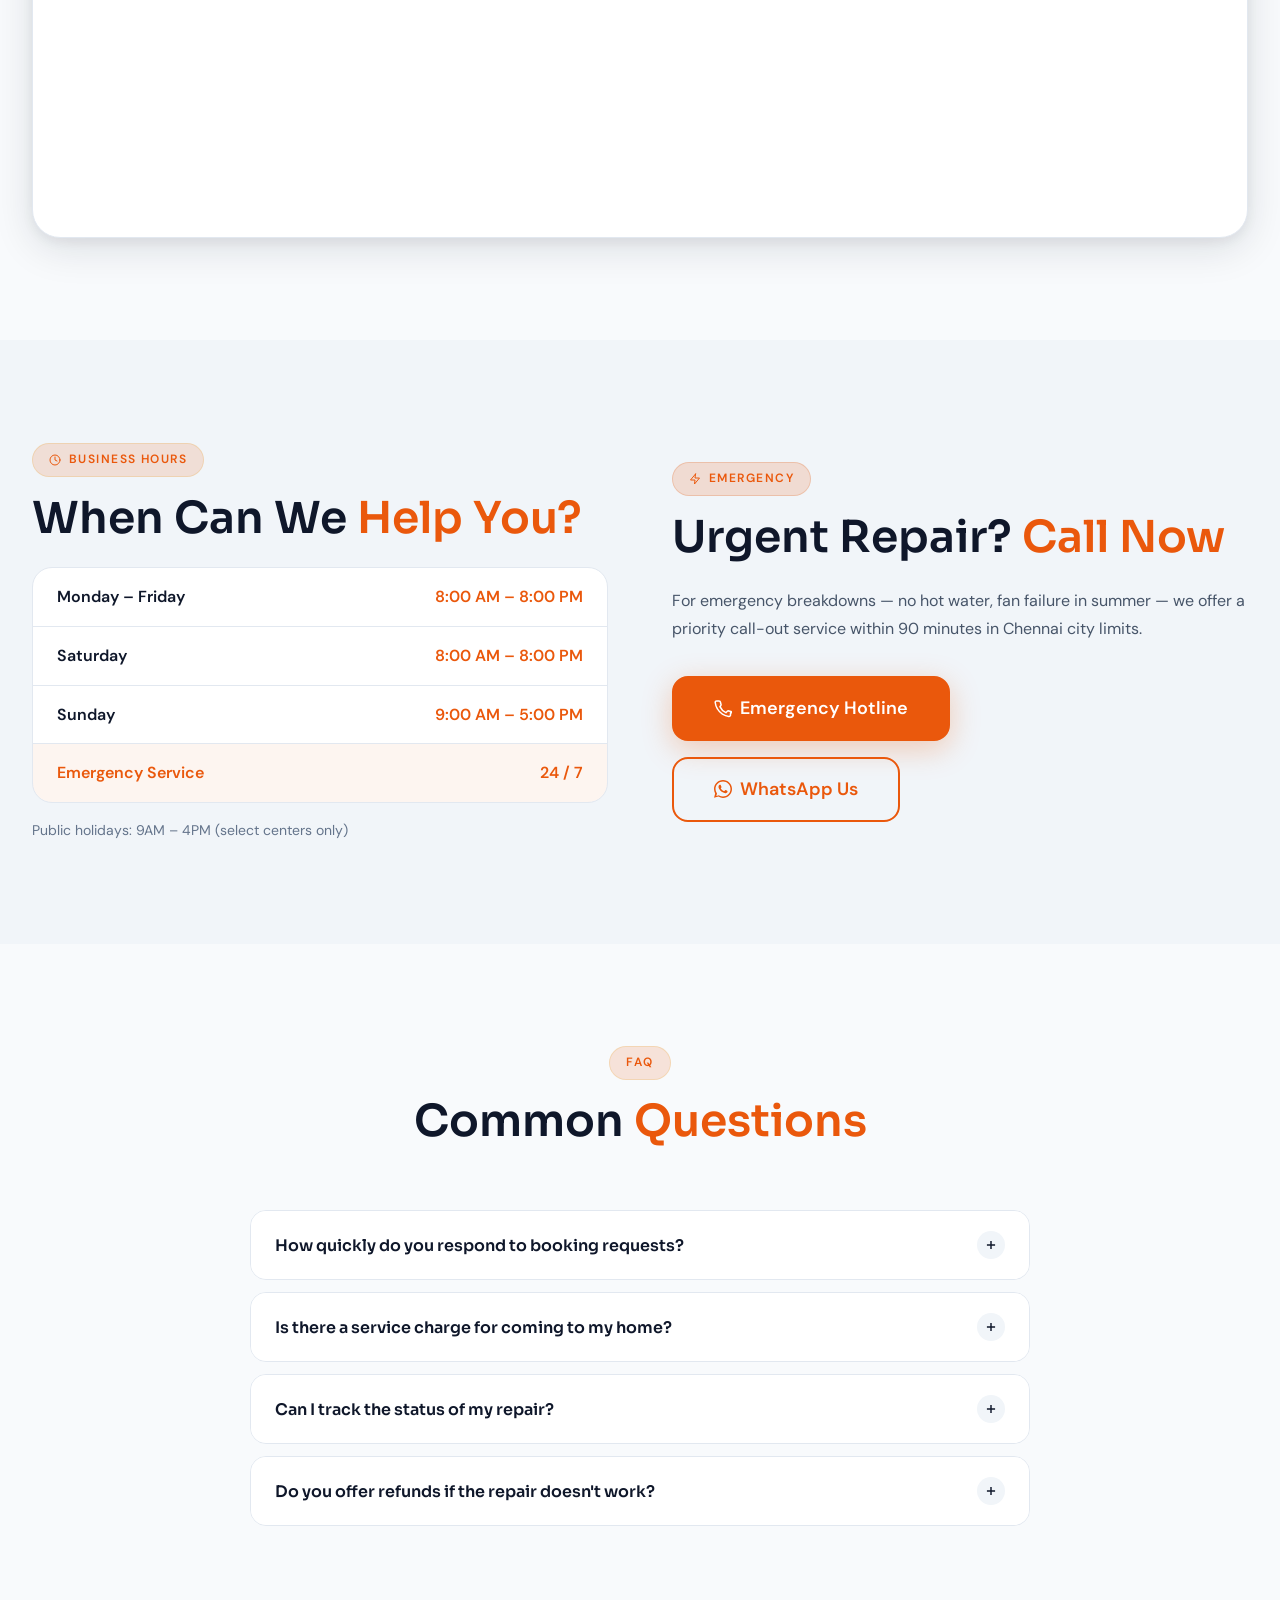
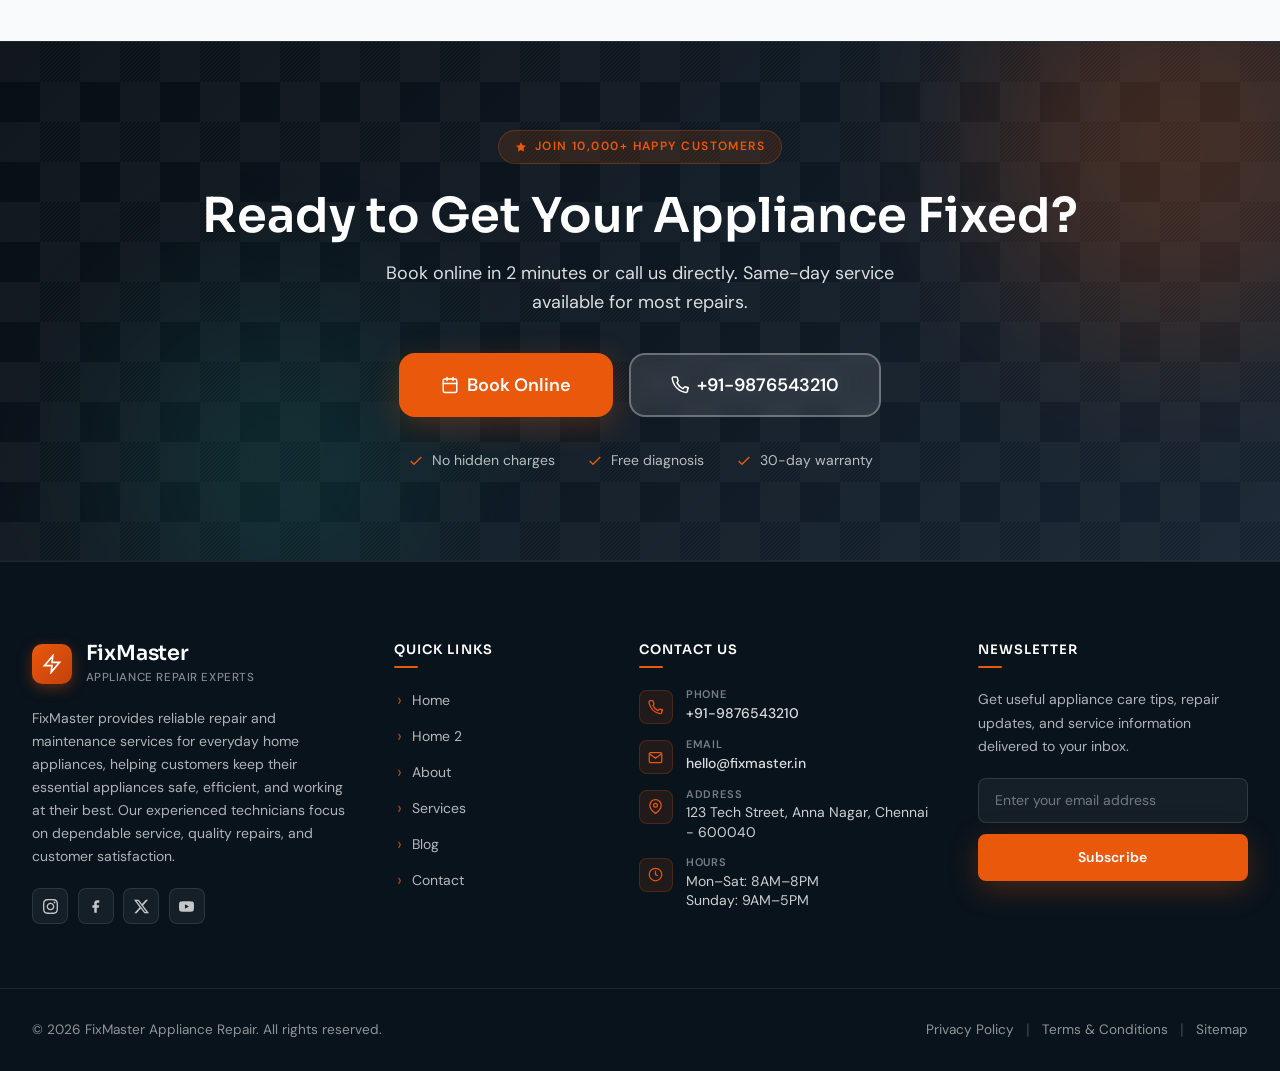
<file: contact.html>
<!DOCTYPE html>
<html lang="en" dir="ltr" data-theme="light">
<head>
  <meta charset="UTF-8" /><meta name="viewport" content="width=device-width, initial-scale=1.0" />
  <meta name="description" content="Contact FixMaster - Book a repair, get a free quote, or find our service centers. Reach us by phone, email, or visit our Chennai workshop." />
  <title>Contact Us | FixMaster Appliance Repair</title>
  <link rel="icon" type="image/svg+xml" href="favicon.svg" />
  <link rel="icon" type="image/png" href="favicon.png" />
  <link rel="apple-touch-icon" href="favicon.png" />
  <link rel="stylesheet" href="css/style.css" /><link rel="stylesheet" href="css/animations.css" /><link rel="stylesheet" href="css/dark-mode.css" /><link rel="stylesheet" href="css/responsive.css" />
</head>
<body>
<div id="preloader"><div class="preloader-logo"><div style="width:64px;height:64px;background:linear-gradient(135deg,#E8A020,#D9580A);border-radius:16px;display:flex;align-items:center;justify-content:center;margin:0 auto 1rem"><svg width="36" height="36" fill="none" stroke="white" stroke-width="2" viewBox="0 0 24 24"><polygon points="13 2 3 14 12 14 11 22 21 10 12 10 13 2"/></svg></div><p style="color:white;font-family:'Sora',sans-serif;font-size:1.25rem;font-weight:600;letter-spacing:0.02em;text-align:center">FixMaster</p></div><div class="preloader-bar"><div class="preloader-fill"></div></div></div>
<div class="scroll-indicator"></div>

<nav class="navbar"><div class="container"><div class="navbar-inner">
  <a href="index.html" class="navbar-logo"><div class="logo-icon"><svg width="24" height="24" fill="none" stroke="white" stroke-width="2" viewBox="0 0 24 24"><polygon points="13 2 3 14 12 14 11 22 21 10 12 10 13 2"/></svg></div><div class="logo-text"><span class="logo-name">FixMaster</span><span class="logo-tagline">Appliance Repair Experts</span></div></a>
    <ul class="navbar-nav">
    <li class="nav-item"><a href="index.html" class="nav-link">Home</a></li>
    <li class="nav-item"><a href="home2.html" class="nav-link">Home 2</a></li>
    <li class="nav-item"><a href="about.html" class="nav-link">About</a></li>
    <li class="nav-item"><a href="services.html" class="nav-link">Services</a></li>
    <li class="nav-item"><a href="blog.html" class="nav-link">Blog</a></li>
    <li class="nav-item"><a href="contact.html" class="nav-link active">Contact</a></li>
  </ul>
  <div class="navbar-controls"><button class="ctrl-btn theme-toggle" id="themeToggle" aria-label="Toggle theme"><span data-sun><svg width="16" height="16" fill="none" stroke="currentColor" stroke-width="2" viewBox="0 0 24 24"><circle cx="12" cy="12" r="5"/><line x1="12" y1="1" x2="12" y2="3"/><line x1="12" y1="21" x2="12" y2="23"/><line x1="4.22" y1="4.22" x2="5.64" y2="5.64"/><line x1="18.36" y1="18.36" x2="19.78" y2="19.78"/><line x1="1" y1="12" x2="3" y2="12"/><line x1="21" y1="12" x2="23" y2="12"/><line x1="4.22" y1="19.78" x2="5.64" y2="18.36"/><line x1="18.36" y1="5.64" x2="19.78" y2="4.22"/></svg></span><span data-moon style="display:none"><svg width="16" height="16" fill="none" stroke="currentColor" stroke-width="2" viewBox="0 0 24 24"><path d="M21 12.79A9 9 0 1 1 11.21 3 7 7 0 0 0 21 12.79z"/></svg></span></button><button class="ctrl-btn rtl-toggle" id="rtlToggle" aria-label="Toggle RTL/LTR">RTL</button><a href="services.html#booking" class="btn btn-orange btn-sm navbar-cta">Book Repair</a><button class="hamburger" id="hamburger" aria-label="Open menu"><span></span><span></span><span></span></button></div>
</div></div></nav>
<nav class="mobile-nav" id="mobileNav" aria-label="Mobile navigation">
  <a href="index.html" class="mobile-nav-link"><span style="display:inline-flex;align-items:center;gap:0.45rem"><svg viewBox="0 0 24 24" width="1em" height="1em" fill="none" stroke="currentColor" stroke-width="2" stroke-linecap="round" stroke-linejoin="round" style="vertical-align:-0.125em;flex-shrink:0" aria-hidden="true"><path d="M3 9l9-7 9 7v11a2 2 0 0 1-2 2H5a2 2 0 0 1-2-2z"/><polyline points="9 22 9 12 15 12 15 22"/></svg> Home</span></a>
  <a href="home2.html" class="mobile-nav-link"><span style="display:inline-flex;align-items:center;gap:0.45rem"><svg viewBox="0 0 24 24" width="1em" height="1em" fill="none" stroke="currentColor" stroke-width="2" stroke-linecap="round" stroke-linejoin="round" style="vertical-align:-0.125em;flex-shrink:0" aria-hidden="true"><path d="M9 9h11a2 2 0 0 1 2 2v9a2 2 0 0 1-2 2H11a2 2 0 0 1-2-2z"/><path d="M15 15V5a2 2 0 0 0-2-2H4a2 2 0 0 0-2 2v9a2 2 0 0 0 2 2h2"/></svg> Home 2</span></a>
  <a href="about.html" class="mobile-nav-link"><span style="display:inline-flex;align-items:center;gap:0.45rem"><svg viewBox="0 0 24 24" width="1em" height="1em" fill="none" stroke="currentColor" stroke-width="2" stroke-linecap="round" stroke-linejoin="round" style="vertical-align:-0.125em;flex-shrink:0" aria-hidden="true"><circle cx="12" cy="12" r="10"/><line x1="12" y1="8" x2="12" y2="12"/><line x1="12" y1="16" x2="12.01" y2="16"/></svg> About</span></a>
  <a href="services.html" class="mobile-nav-link"><span style="display:inline-flex;align-items:center;gap:0.45rem"><svg viewBox="0 0 24 24" width="1em" height="1em" fill="none" stroke="currentColor" stroke-width="2" stroke-linecap="round" stroke-linejoin="round" style="vertical-align:-0.125em;flex-shrink:0" aria-hidden="true"><path d="M14.7 6.3a1 1 0 0 0 0 1.4l1.6 1.6a1 1 0 0 0 1.4 0l3.77-3.77a6 6 0 0 1-7.94 7.94l-6.91 6.91a2.12 2.12 0 0 1-3-3l6.91-6.91a6 6 0 0 1 7.94-7.94l-3.76 3.76z"/></svg> Services</span></a>
  <a href="blog.html" class="mobile-nav-link"><span style="display:inline-flex;align-items:center;gap:0.45rem"><svg viewBox="0 0 24 24" width="1em" height="1em" fill="none" stroke="currentColor" stroke-width="2" stroke-linecap="round" stroke-linejoin="round" style="vertical-align:-0.125em;flex-shrink:0" aria-hidden="true"><path d="M4 22h16a2 2 0 0 0 2-2V4a2 2 0 0 0-2-2H8a2 2 0 0 0-2 2v16a2 2 0 0 1-2 2zm0 0a2 2 0 0 1-2-2v-9c0-1.1.9-2 2-2h2"/><path d="M18 14h-8"/><path d="M15 18h-5"/><path d="M10 6h8v4h-8V6z"/></svg> Blog</span></a>
  <a href="contact.html" class="mobile-nav-link"><span style="display:inline-flex;align-items:center;gap:0.45rem"><svg viewBox="0 0 24 24" width="1em" height="1em" fill="none" stroke="currentColor" stroke-width="2" stroke-linecap="round" stroke-linejoin="round" style="vertical-align:-0.125em;flex-shrink:0" aria-hidden="true"><path d="M22 16.92v3a2 2 0 0 1-2.18 2 19.79 19.79 0 0 1-8.63-3.07A19.5 19.5 0 0 1 4.69 12a19.79 19.79 0 0 1-3.07-8.67A2 2 0 0 1 3.6 1.17h3a2 2 0 0 1 2 1.72c.127.96.361 1.903.7 2.81a2 2 0 0 1-.45 2.11L7.91 8.91a16 16 0 0 0 8 8l1.8-1.8a2 2 0 0 1 2.11-.45c.907.339 1.85.573 2.81.7A2 2 0 0 1 24 17z"/></svg> Contact</span></a>
  <div class="mobile-controls">
    <a href="services.html#booking" class="btn btn-orange btn-sm">Book Repair</a>
  </div>
</nav>

<!-- SECTION 1: HERO -->
<section class="page-hero" aria-label="Contact hero">
  <div class="page-hero-pattern"></div>
  <div class="container"><div class="page-hero-content reveal">
    <span class="page-hero-tag">
      <svg viewBox="0 0 24 24" width="14" height="14" fill="none" stroke="currentColor" stroke-width="2" stroke-linecap="round" stroke-linejoin="round" aria-hidden="true"><path d="M22 16.92v3a2 2 0 0 1-2.18 2 19.79 19.79 0 0 1-8.63-3.07A19.5 19.5 0 0 1 4.69 12a19.79 19.79 0 0 1-3.07-8.67A2 2 0 0 1 3.6 1.17h3a2 2 0 0 1 2 1.72c.127.96.361 1.903.7 2.81a2 2 0 0 1-.45 2.11L7.91 8.91a16 16 0 0 0 8 8l1.8-1.8a2 2 0 0 1 2.11-.45c.907.339 1.85.573 2.81.7A2 2 0 0 1 24 17z"/></svg>
      Contact Us
    </span>
    <h1 class="page-hero-title">Get in <span style="color:var(--color-orange)">Touch</span></h1>
    <p class="page-hero-desc">Book a repair, get a free quote, or just ask a question — our team responds within 2 hours during business hours.</p>
  </div></div>
</section>

<!-- SECTION 2: QUICK CONTACT CARDS -->
<section class="section" aria-label="Quick contact options">
  <div class="container">
    <div class="grid grid-4 gap-5 stagger-children">
      <a href="tel:+919876543210" class="reveal" style="text-decoration:none;background:var(--bg-card);border:1px solid var(--border-color);border-radius:1.5rem;padding:2rem;text-align:center;transition:all 0.3s;display:block" onmouseenter="this.style.boxShadow='var(--shadow-orange)';this.style.borderColor='var(--color-orange)';this.style.transform='translateY(-4px)'" onmouseleave="this.style.boxShadow='';this.style.borderColor='var(--border-color)';this.style.transform=''">
        <div style="width:60px;height:60px;background:var(--color-orange-glow);border-radius:1rem;display:flex;align-items:center;justify-content:center;margin:0 auto 1rem;color:var(--color-orange)"><svg width="28" height="28" fill="none" stroke="currentColor" stroke-width="2" viewBox="0 0 24 24"><path d="M22 16.92v3a2 2 0 0 1-2.18 2 19.79 19.79 0 0 1-8.63-3.07A19.5 19.5 0 0 1 4.69 12a19.79 19.79 0 0 1-3.07-8.67A2 2 0 0 1 3.6 1.17h3a2 2 0 0 1 2 1.72c.127.96.361 1.903.7 2.81a2 2 0 0 1-.45 2.11L7.91 8.91a16 16 0 0 0 8 8l1.8-1.8a2 2 0 0 1 2.11-.45c.907.339 1.85.573 2.81.7A2 2 0 0 1 24 17z"/></svg></div>
        <h3 style="font-size:1.05rem;margin-bottom:0.25rem">Call Us</h3>
        <p style="color:var(--color-orange);font-weight:600;font-size:0.9rem">+91-9876543210</p>
        <p style="font-size:0.8rem;color:var(--text-muted);margin-top:0.25rem">Mon–Sat 8AM–8PM</p>
      </a>
      <a href="mailto:hello@fixmaster.in" class="reveal reveal-delay-1" style="text-decoration:none;background:var(--bg-card);border:1px solid var(--border-color);border-radius:1.5rem;padding:2rem;text-align:center;transition:all 0.3s;display:block" onmouseenter="this.style.boxShadow='var(--shadow-orange)';this.style.borderColor='var(--color-orange)';this.style.transform='translateY(-4px)'" onmouseleave="this.style.boxShadow='';this.style.borderColor='var(--border-color)';this.style.transform=''">
        <div style="width:60px;height:60px;background:var(--color-orange-glow);border-radius:1rem;display:flex;align-items:center;justify-content:center;margin:0 auto 1rem;color:var(--color-orange)"><svg width="28" height="28" fill="none" stroke="currentColor" stroke-width="2" viewBox="0 0 24 24"><path d="M4 4h16c1.1 0 2 .9 2 2v12c0 1.1-.9 2-2 2H4c-1.1 0-2-.9-2-2V6c0-1.1.9-2 2-2z"/><polyline points="22,6 12,13 2,6"/></svg></div>
        <h3 style="font-size:1.05rem;margin-bottom:0.25rem">Email Us</h3>
        <p style="color:var(--color-orange);font-weight:600;font-size:0.9rem">hello@fixmaster.in</p>
        <p style="font-size:0.8rem;color:var(--text-muted);margin-top:0.25rem">Reply within 4 hours</p>
      </a>
      <a href="https://wa.me/919876543210" target="_blank" rel="noopener noreferrer" class="reveal reveal-delay-2" style="text-decoration:none;background:var(--bg-card);border:1px solid var(--border-color);border-radius:1.5rem;padding:2rem;text-align:center;transition:all 0.3s;display:block" onmouseenter="this.style.boxShadow='var(--shadow-orange)';this.style.borderColor='var(--color-orange)';this.style.transform='translateY(-4px)'" onmouseleave="this.style.boxShadow='';this.style.borderColor='var(--border-color)';this.style.transform=''">
        <div style="width:60px;height:60px;background:var(--color-orange-glow);border-radius:1rem;display:flex;align-items:center;justify-content:center;margin:0 auto 1rem;color:var(--color-orange)"><svg width="28" height="28" fill="var(--color-orange)" viewBox="0 0 24 24"><path d="M17.472 14.382c-.297-.149-1.758-.867-2.03-.967-.273-.099-.471-.148-.67.15-.197.297-.767.966-.94 1.164-.173.199-.347.223-.644.075-.297-.15-1.255-.463-2.39-1.475-.883-.788-1.48-1.761-1.653-2.059-.173-.297-.018-.458.13-.606.134-.133.298-.347.446-.52.149-.174.198-.298.298-.497.099-.198.05-.371-.025-.52-.075-.149-.669-1.612-.916-2.207-.242-.579-.487-.5-.669-.51-.173-.008-.371-.01-.57-.01-.198 0-.52.074-.792.372-.272.297-1.04 1.016-1.04 2.479 0 1.462 1.065 2.875 1.213 3.074.149.198 2.096 3.2 5.077 4.487.709.306 1.262.489 1.694.625.712.227 1.36.195 1.871.118.571-.085 1.758-.719 2.006-1.413.248-.694.248-1.289.173-1.413-.074-.124-.272-.198-.57-.347z"/><path d="M12 0C5.373 0 0 5.373 0 12c0 2.127.558 4.122 1.532 5.853L.057 23.5l5.797-1.52A11.952 11.952 0 0 0 12 24c6.627 0 12-5.373 12-12S18.627 0 12 0zm0 22a9.984 9.984 0 0 1-5.093-1.393l-.366-.217-3.438.901.921-3.354-.237-.385A9.961 9.961 0 0 1 2 12C2 6.477 6.477 2 12 2s10 4.477 10 10-4.477 10-10 10z"/></svg></div>
        <h3 style="font-size:1.05rem;margin-bottom:0.25rem">WhatsApp</h3>
        <p style="color:var(--color-orange);font-weight:600;font-size:0.9rem">Chat Now</p>
        <p style="font-size:0.8rem;color:var(--text-muted);margin-top:0.25rem">Instant response</p>
      </a>
      <div class="reveal reveal-delay-3" style="background:var(--bg-card);border:1px solid var(--border-color);border-radius:1.5rem;padding:2rem;text-align:center">
        <div style="width:60px;height:60px;background:var(--color-orange-glow);border-radius:1rem;display:flex;align-items:center;justify-content:center;margin:0 auto 1rem;color:var(--color-orange)"><svg width="28" height="28" fill="none" stroke="currentColor" stroke-width="2" viewBox="0 0 24 24"><path d="M21 10c0 7-9 13-9 13s-9-6-9-13a9 9 0 0 1 18 0z"/><circle cx="12" cy="10" r="3"/></svg></div>
        <h3 style="font-size:1.05rem;margin-bottom:0.25rem">Visit Us</h3>
        <p style="color:var(--color-orange);font-weight:600;font-size:0.9rem">Anna Nagar, Chennai</p>
        <p style="font-size:0.8rem;color:var(--text-muted);margin-top:0.25rem">Mon–Sat 8AM–8PM</p>
      </div>
    </div>
  </div>
</section>

<!-- SECTION 3: CONTACT FORM + INFO -->
<section class="section bg-secondary" aria-label="Contact form">
  <div class="container">
    <div style="display:grid;grid-template-columns:1fr 1.35fr;gap:3.5rem;align-items:start">
      <!-- Info Left -->
      <div class="reveal from-left">
        <span class="section-tag orange" style="margin-bottom:1rem;display:inline-flex"><svg viewBox="0 0 24 24" width="1em" height="1em" fill="none" stroke="currentColor" stroke-width="2" stroke-linecap="round" stroke-linejoin="round" style="vertical-align:-0.125em;flex-shrink:0" aria-hidden="true"><path d="M22 16.92v3a2 2 0 0 1-2.18 2 19.79 19.79 0 0 1-8.63-3.07A19.5 19.5 0 0 1 4.69 12a19.79 19.79 0 0 1-3.07-8.67A2 2 0 0 1 3.6 1.17h3a2 2 0 0 1 2 1.72c.127.96.361 1.903.7 2.81a2 2 0 0 1-.45 2.11L7.91 8.91a16 16 0 0 0 8 8l1.8-1.8a2 2 0 0 1 2.11-.45c.907.339 1.85.573 2.81.7A2 2 0 0 1 24 17z"/></svg> Get in Touch</span>
        <h2 class="section-title" style="text-align:left;margin-bottom:1rem">We'd Love to <span>Hear From You</span></h2>
        <p style="color:var(--text-secondary);font-size:0.95rem;line-height:1.7;margin-bottom:2rem">Have questions about an appliance repair, need an estimate, or want to schedule home pickup? Our certified team is ready to help you.</p>

        <div style="display:flex;flex-direction:column;gap:1.25rem">
          <div style="display:flex;gap:1rem;align-items:flex-start;background:var(--bg-card);border:1px solid var(--border-color);border-radius:1.25rem;padding:1.25rem;box-shadow:var(--shadow-sm)">
            <div style="width:44px;height:44px;background:var(--color-orange-glow);border:1px solid rgba(234,88,12,0.2);border-radius:0.75rem;display:flex;align-items:center;justify-content:center;flex-shrink:0;color:var(--color-orange);margin-top:2px">
              <svg width="20" height="20" fill="none" stroke="currentColor" stroke-width="2" viewBox="0 0 24 24"><path d="M22 16.92v3a2 2 0 0 1-2.18 2 19.79 19.79 0 0 1-8.63-3.07A19.5 19.5 0 0 1 4.69 12a19.79 19.79 0 0 1-3.07-8.67A2 2 0 0 1 3.6 1.17h3a2 2 0 0 1 2 1.72c.127.96.361 1.903.7 2.81a2 2 0 0 1-.45 2.11L7.91 8.91a16 16 0 0 0 8 8l1.8-1.8a2 2 0 0 1 2.11-.45c.907.339 1.85.573 2.81.7A2 2 0 0 1 24 17z"/></svg>
            </div>
            <div>
              <h4 style="font-weight:600;font-size:0.95rem;margin:0 0 0.25rem;color:var(--text-primary)">Call Support</h4>
              <p style="color:var(--text-secondary);font-size:0.875rem;margin:0;line-height:1.5"><a href="tel:+919876543210" style="color:var(--color-orange);font-weight:600;text-decoration:none">+91-9876543210</a> &nbsp;·&nbsp; <a href="tel:+919876543211" style="color:var(--text-secondary);text-decoration:none">+91-9876543211 (Alt)</a></p>
              <span style="font-size:0.75rem;color:var(--text-muted);display:block;margin-top:0.25rem">Monday – Saturday: 8:00 AM – 8:00 PM</span>
            </div>
          </div>

          <div style="display:flex;gap:1rem;align-items:flex-start;background:var(--bg-card);border:1px solid var(--border-color);border-radius:1.25rem;padding:1.25rem;box-shadow:var(--shadow-sm)">
            <div style="width:44px;height:44px;background:var(--color-orange-glow);border:1px solid rgba(234,88,12,0.2);border-radius:0.75rem;display:flex;align-items:center;justify-content:center;flex-shrink:0;color:var(--color-orange);margin-top:2px">
              <svg width="20" height="20" fill="none" stroke="currentColor" stroke-width="2" viewBox="0 0 24 24"><path d="M4 4h16c1.1 0 2 .9 2 2v12c0 1.1-.9 2-2 2H4c-1.1 0-2-.9-2-2V6c0-1.1.9-2 2-2z"/><polyline points="22,6 12,13 2,6"/></svg>
            </div>
            <div>
              <h4 style="font-weight:600;font-size:0.95rem;margin:0 0 0.25rem;color:var(--text-primary)">Email Inquiries</h4>
              <p style="color:var(--text-secondary);font-size:0.875rem;margin:0;line-height:1.5"><a href="mailto:hello@fixmaster.in" style="color:var(--color-orange);font-weight:600;text-decoration:none">hello@fixmaster.in</a> &nbsp;·&nbsp; <a href="mailto:support@fixmaster.in" style="color:var(--text-secondary);text-decoration:none">support@fixmaster.in</a></p>
              <span style="font-size:0.75rem;color:var(--text-muted);display:block;margin-top:0.25rem">Guaranteed response within 4 hours</span>
            </div>
          </div>

          <div style="display:flex;gap:1rem;align-items:flex-start;background:var(--bg-card);border:1px solid var(--border-color);border-radius:1.25rem;padding:1.25rem;box-shadow:var(--shadow-sm)">
            <div style="width:44px;height:44px;background:var(--color-orange-glow);border:1px solid rgba(234,88,12,0.2);border-radius:0.75rem;display:flex;align-items:center;justify-content:center;flex-shrink:0;color:var(--color-orange);margin-top:2px">
              <svg width="20" height="20" fill="none" stroke="currentColor" stroke-width="2" viewBox="0 0 24 24"><path d="M21 10c0 7-9 13-9 13s-9-6-9-13a9 9 0 0 1 18 0z"/><circle cx="12" cy="10" r="3"/></svg>
            </div>
            <div>
              <h4 style="font-weight:600;font-size:0.95rem;margin:0 0 0.25rem;color:var(--text-primary)">Central Hub & Workshop</h4>
              <p style="color:var(--text-secondary);font-size:0.875rem;margin:0;line-height:1.5">123 Tech Street, Anna Nagar West, Chennai - 600040</p>
              <span style="font-size:0.75rem;color:var(--text-muted);display:block;margin-top:0.25rem">Walk-ins and direct drop-offs welcome</span>
            </div>
          </div>

          <div style="display:flex;gap:1rem;align-items:flex-start;background:var(--bg-card);border:1px solid var(--border-color);border-radius:1.25rem;padding:1.25rem;box-shadow:var(--shadow-sm)">
            <div style="width:44px;height:44px;background:var(--color-orange-glow);border:1px solid rgba(234,88,12,0.2);border-radius:0.75rem;display:flex;align-items:center;justify-content:center;flex-shrink:0;color:var(--color-orange);margin-top:2px">
              <svg width="20" height="20" fill="none" stroke="currentColor" stroke-width="2" viewBox="0 0 24 24"><circle cx="12" cy="12" r="10"/><polyline points="12 6 12 12 16 14"/></svg>
            </div>
            <div>
              <h4 style="font-weight:600;font-size:0.95rem;margin:0 0 0.25rem;color:var(--text-primary)">24/7 Emergency Assistance</h4>
              <p style="color:var(--text-secondary);font-size:0.875rem;margin:0;line-height:1.5">Priority dispatch available 24 hours a day for urgent repairs across Chennai.</p>
              <span style="font-size:0.75rem;color:var(--text-muted);display:block;margin-top:0.25rem">Emergency Line: <a href="tel:+919876543210" style="color:var(--color-orange);font-weight:600;text-decoration:none">+91-9876543210</a></span>
            </div>
          </div>
        </div>
      </div>

      <!-- Contact Form Right -->
      <div class="reveal from-right">
        <div style="background:var(--bg-card);border:1px solid var(--border-color);border-radius:1.75rem;padding:2.5rem;box-shadow:var(--shadow-lg)">
          <h3 style="font-family:'Sora',sans-serif;font-size:1.4rem;font-weight:600;margin-bottom:0.5rem">Send Us a Message</h3>
          <p style="color:var(--text-muted);font-size:0.9rem;margin-bottom:2rem">We'll get back to you within 2 hours during business hours.</p>
          <form id="contactForm" aria-label="Contact form">
            <div style="display:grid;grid-template-columns:1fr 1fr;gap:1.25rem">
              <div class="form-group"><label class="form-label">Full Name <span>*</span></label><input type="text" class="form-control" id="contactName" name="name" placeholder="Your name" required /></div>
              <div class="form-group"><label class="form-label">Phone Number <span>*</span></label><input type="tel" class="form-control" id="contactPhone" name="phone" placeholder="+91 XXXXX XXXXX" required /></div>
            </div>
            <div class="form-group"><label class="form-label">Email Address <span>*</span></label><input type="email" class="form-control" id="contactEmail" name="email" placeholder="your@email.com" required /></div>
            <div class="form-group"><label class="form-label">Subject <span>*</span></label>
              <select class="form-control" id="contactSubject" name="subject" required>
                <option value="">Select a subject...</option>
                <option>Book a Repair</option><option>Get a Quote</option><option>AMC Plan Inquiry</option><option>Home Pickup Request</option><option>Complaint / Feedback</option><option>Partnership</option><option>Other</option>
              </select>
            </div>
            <div class="form-group"><label class="form-label">Your Message <span>*</span></label><textarea class="form-control" id="contactMessage" name="message" placeholder="Tell us about your appliance issue or inquiry..." required style="min-height:130px"></textarea></div>
            <div class="form-group" style="display:flex;align-items:flex-start;gap:0.75rem">
              <input type="checkbox" id="privacyConsent" required style="margin-top:4px;width:16px;height:16px;cursor:pointer;accent-color:var(--color-blue);" />
              <label for="privacyConsent" style="font-size:0.875rem;color:var(--text-secondary);cursor:pointer">I agree to the <a href="privacy-policy.html" style="color:var(--color-blue)">Privacy Policy</a> and consent to being contacted by FixMaster.</label>
            </div>
            <button type="submit" class="btn btn-orange w-full btn-lg">
              <svg width="18" height="18" fill="none" stroke="white" stroke-width="2" viewBox="0 0 24 24"><line x1="22" y1="2" x2="11" y2="13"/><polygon points="22 2 15 22 11 13 2 9 22 2"/></svg>
              Send Message
            </button>
          </form>
        </div>
      </div>
    </div>
  </div>
</section>

<!-- SECTION 4: OUR LOCATIONS -->
<section class="section" aria-label="Service center locations">
  <div class="container">
    <div class="section-header reveal">
      <span class="section-tag orange"><svg viewBox="0 0 24 24" width="1em" height="1em" fill="none" stroke="currentColor" stroke-width="2" stroke-linecap="round" stroke-linejoin="round" style="vertical-align:-0.125em;flex-shrink:0" aria-hidden="true"><path d="M21 10c0 7-9 13-9 13s-9-6-9-13a9 9 0 0 1 18 0z"/><circle cx="12" cy="10" r="3"/></svg> Our Locations</span>
      <h2 class="section-title">Service Centers <span>Near You</span></h2>
      <p class="section-desc">Visit any of our primary service branches in Chennai for instant diagnosis and direct drop-off.</p>
    </div>

    <div class="grid grid-3 gap-6 stagger-children">
      <!-- Card 1: Tambaram -->
      <div class="location-card reveal">
        <div>
          <div class="location-card-header">
            <div class="location-card-icon">
              <svg width="20" height="20" fill="none" stroke="currentColor" stroke-width="2" viewBox="0 0 24 24"><path d="M21 10c0 7-9 13-9 13s-9-6-9-13a9 9 0 0 1 18 0z"/><circle cx="12" cy="10" r="3"/></svg>
            </div>
            <div>
              <h3 class="location-card-title">Tambaram</h3>
              <span class="location-card-badge badge-blue">East Chennai</span>
            </div>
          </div>
          <div class="location-card-list">
            <div class="location-card-item address">
              <svg width="16" height="16" fill="none" stroke="currentColor" stroke-width="2" viewBox="0 0 24 24"><path d="M21 10c0 7-9 13-9 13s-9-6-9-13a9 9 0 0 1 18 0z"/><circle cx="12" cy="10" r="3"/></svg>
              <span>45 Service Road, Tambaram East,<br>Chennai - 600059</span>
            </div>
            <div class="location-card-item">
              <svg width="16" height="16" fill="none" stroke="currentColor" stroke-width="2" viewBox="0 0 24 24"><path d="M22 16.92v3a2 2 0 0 1-2.18 2 19.79 19.79 0 0 1-8.63-3.07A19.5 19.5 0 0 1 4.69 12a19.79 19.79 0 0 1-3.07-8.67A2 2 0 0 1 3.6 1.17h3a2 2 0 0 1 2 1.72c.127.96.361 1.903.7 2.81a2 2 0 0 1-.45 2.11L7.91 8.91a16 16 0 0 0 8 8l1.8-1.8a2 2 0 0 1 2.11-.45c.907.339 1.85.573 2.81.7A2 2 0 0 1 24 17z"/></svg>
              <a href="tel:+919876543212">+91-9876543212</a>
            </div>
            <div class="location-card-item">
              <svg width="16" height="16" fill="none" stroke="currentColor" stroke-width="2" viewBox="0 0 24 24"><circle cx="12" cy="12" r="10"/><polyline points="12 6 12 12 16 14"/></svg>
              <span>Mon–Sat 9AM–7PM</span>
            </div>
          </div>
        </div>
        <div class="location-card-footer">
          <a href="https://maps.google.com/?q=Tambaram+East+Chennai" target="_blank" rel="noopener noreferrer" class="btn btn-sm btn-secondary w-full">
            <svg width="14" height="14" fill="none" stroke="currentColor" stroke-width="2" viewBox="0 0 24 24"><path d="M18 13v6a2 2 0 0 1-2 2H5a2 2 0 0 1-2-2V8a2 2 0 0 1 2-2h6"/><polyline points="15 3 21 3 21 9"/><line x1="10" y1="14" x2="21" y2="3"/></svg>
            Get Directions
          </a>
        </div>
      </div>

      <!-- Card 2: Anna Nagar (Center Card / Main Branch) -->
      <div class="location-card reveal reveal-delay-1">
        <div>
          <div class="location-card-header">
            <div class="location-card-icon">
              <svg width="20" height="20" fill="none" stroke="currentColor" stroke-width="2" viewBox="0 0 24 24"><path d="M21 10c0 7-9 13-9 13s-9-6-9-13a9 9 0 0 1 18 0z"/><circle cx="12" cy="10" r="3"/></svg>
            </div>
            <div>
              <h3 class="location-card-title">Anna Nagar</h3>
              <span class="location-card-badge badge-green">Main Branch</span>
            </div>
          </div>
          <div class="location-card-list">
            <div class="location-card-item address">
              <svg width="16" height="16" fill="none" stroke="currentColor" stroke-width="2" viewBox="0 0 24 24"><path d="M21 10c0 7-9 13-9 13s-9-6-9-13a9 9 0 0 1 18 0z"/><circle cx="12" cy="10" r="3"/></svg>
              <span>123 Tech Street, Anna Nagar West,<br>Chennai - 600040</span>
            </div>
            <div class="location-card-item">
              <svg width="16" height="16" fill="none" stroke="currentColor" stroke-width="2" viewBox="0 0 24 24"><path d="M22 16.92v3a2 2 0 0 1-2.18 2 19.79 19.79 0 0 1-8.63-3.07A19.5 19.5 0 0 1 4.69 12a19.79 19.79 0 0 1-3.07-8.67A2 2 0 0 1 3.6 1.17h3a2 2 0 0 1 2 1.72c.127.96.361 1.903.7 2.81a2 2 0 0 1-.45 2.11L7.91 8.91a16 16 0 0 0 8 8l1.8-1.8a2 2 0 0 1 2.11-.45c.907.339 1.85.573 2.81.7A2 2 0 0 1 24 17z"/></svg>
              <a href="tel:+919876543210">+91-9876543210</a>
            </div>
            <div class="location-card-item">
              <svg width="16" height="16" fill="none" stroke="currentColor" stroke-width="2" viewBox="0 0 24 24"><circle cx="12" cy="12" r="10"/><polyline points="12 6 12 12 16 14"/></svg>
              <span>Mon–Sat 8AM–8PM</span>
            </div>
          </div>
        </div>
        <div class="location-card-footer">
          <a href="https://maps.google.com/?q=Anna+Nagar+Chennai" target="_blank" rel="noopener noreferrer" class="btn btn-sm btn-secondary w-full">
            <svg width="14" height="14" fill="none" stroke="currentColor" stroke-width="2" viewBox="0 0 24 24"><path d="M18 13v6a2 2 0 0 1-2 2H5a2 2 0 0 1-2-2V8a2 2 0 0 1 2-2h6"/><polyline points="15 3 21 3 21 9"/><line x1="10" y1="14" x2="21" y2="3"/></svg>
            Get Directions
          </a>
        </div>
      </div>

      <!-- Card 3: T. Nagar -->
      <div class="location-card reveal reveal-delay-2">
        <div>
          <div class="location-card-header">
            <div class="location-card-icon">
              <svg width="20" height="20" fill="none" stroke="currentColor" stroke-width="2" viewBox="0 0 24 24"><path d="M21 10c0 7-9 13-9 13s-9-6-9-13a9 9 0 0 1 18 0z"/><circle cx="12" cy="10" r="3"/></svg>
            </div>
            <div>
              <h3 class="location-card-title">T. Nagar</h3>
              <span class="location-card-badge badge-orange">Central Chennai</span>
            </div>
          </div>
          <div class="location-card-list">
            <div class="location-card-item address">
              <svg width="16" height="16" fill="none" stroke="currentColor" stroke-width="2" viewBox="0 0 24 24"><path d="M21 10c0 7-9 13-9 13s-9-6-9-13a9 9 0 0 1 18 0z"/><circle cx="12" cy="10" r="3"/></svg>
              <span>88 Usman Road, T. Nagar,<br>Chennai - 600017</span>
            </div>
            <div class="location-card-item">
              <svg width="16" height="16" fill="none" stroke="currentColor" stroke-width="2" viewBox="0 0 24 24"><path d="M22 16.92v3a2 2 0 0 1-2.18 2 19.79 19.79 0 0 1-8.63-3.07A19.5 19.5 0 0 1 4.69 12a19.79 19.79 0 0 1-3.07-8.67A2 2 0 0 1 3.6 1.17h3a2 2 0 0 1 2 1.72c.127.96.361 1.903.7 2.81a2 2 0 0 1-.45 2.11L7.91 8.91a16 16 0 0 0 8 8l1.8-1.8a2 2 0 0 1 2.11-.45c.907.339 1.85.573 2.81.7A2 2 0 0 1 24 17z"/></svg>
              <a href="tel:+919876543213">+91-9876543213</a>
            </div>
            <div class="location-card-item">
              <svg width="16" height="16" fill="none" stroke="currentColor" stroke-width="2" viewBox="0 0 24 24"><circle cx="12" cy="12" r="10"/><polyline points="12 6 12 12 16 14"/></svg>
              <span>Mon–Sat 9AM–8PM</span>
            </div>
          </div>
        </div>
        <div class="location-card-footer">
          <a href="https://maps.google.com/?q=Usman+Road+T+Nagar+Chennai" target="_blank" rel="noopener noreferrer" class="btn btn-sm btn-secondary w-full">
            <svg width="14" height="14" fill="none" stroke="currentColor" stroke-width="2" viewBox="0 0 24 24"><path d="M18 13v6a2 2 0 0 1-2 2H5a2 2 0 0 1-2-2V8a2 2 0 0 1 2-2h6"/><polyline points="15 3 21 3 21 9"/><line x1="10" y1="14" x2="21" y2="3"/></svg>
            Get Directions
          </a>
        </div>
      </div>
    </div>

    <!-- Location Section Bottom CTA -->
    <div class="reveal" style="margin-top:3rem;background:var(--bg-secondary);border:1px solid var(--border-color);border-radius:1.5rem;padding:2rem 2.5rem;display:flex;align-items:center;justify-content:space-between;flex-wrap:wrap;gap:1.5rem">
      <div>
        <h4 style="font-family:'Sora',sans-serif;font-size:1.15rem;font-weight:600;margin:0 0 0.35rem;color:var(--text-primary)">Can't Visit a Center in Person?</h4>
        <p style="color:var(--text-secondary);margin:0;font-size:0.9rem">Book our hassle-free doorstep pickup & delivery service anywhere in Chennai.</p>
      </div>
      <a href="services.html#booking" class="btn btn-orange">
        <svg width="16" height="16" fill="none" stroke="currentColor" stroke-width="2" viewBox="0 0 24 24"><rect x="3" y="4" width="18" height="18" rx="2"/><line x1="16" y1="2" x2="16" y2="6"/><line x1="8" y1="2" x2="8" y2="6"/><line x1="3" y1="10" x2="21" y2="10"/></svg>
        Book Doorstep Pickup
      </a>
    </div>
  </div>
</section>

<!-- SECTION 5: INTERACTIVE MAP (SEPARATE FULL SECTION) -->
<section class="section" aria-label="Interactive service map" style="padding-top:0">
  <div class="container">
    <div class="section-header reveal">
      <span class="section-tag orange"><svg viewBox="0 0 24 24" width="1em" height="1em" fill="none" stroke="currentColor" stroke-width="2" stroke-linecap="round" stroke-linejoin="round" style="vertical-align:-0.125em;flex-shrink:0" aria-hidden="true"><path d="M21 10c0 7-9 13-9 13s-9-6-9-13a9 9 0 0 1 18 0z"/><circle cx="12" cy="10" r="3"/></svg> Live Location Map</span>
      <h2 class="section-title">Find Us on <span>the Map</span></h2>
      <p class="section-desc">Interactive view of our main workshop hub in Anna Nagar West, Chennai.</p>
    </div>

    <div class="map-section-card reveal">
      <div class="map-section-header">
        <div style="display:flex;align-items:center;gap:0.85rem">
          <div style="width:38px;height:38px;background:var(--color-orange-glow);border:1px solid rgba(234,88,12,0.2);border-radius:0.65rem;display:flex;align-items:center;justify-content:center;color:var(--color-orange);flex-shrink:0">
            <svg width="20" height="20" fill="none" stroke="currentColor" stroke-width="2" viewBox="0 0 24 24"><path d="M21 10c0 7-9 13-9 13s-9-6-9-13a9 9 0 0 1 18 0z"/><circle cx="12" cy="10" r="3"/></svg>
          </div>
          <div>
            <h4 style="font-size:1rem;font-weight:600;margin:0 0 0.15rem;color:var(--text-primary)">FixMaster Main Workshop Hub</h4>
            <p style="font-size:0.8rem;color:var(--text-secondary);margin:0">123 Tech Street, Anna Nagar West, Chennai - 600040</p>
          </div>
        </div>
        <a href="https://maps.google.com/?q=Anna+Nagar+Chennai" target="_blank" rel="noopener noreferrer" class="btn btn-sm btn-orange">
          <svg width="14" height="14" fill="none" stroke="currentColor" stroke-width="2" viewBox="0 0 24 24"><path d="M18 13v6a2 2 0 0 1-2 2H5a2 2 0 0 1-2-2V8a2 2 0 0 1 2-2h6"/><polyline points="15 3 21 3 21 9"/><line x1="10" y1="14" x2="21" y2="3"/></svg>
          Open in Google Maps
        </a>
      </div>
      <div class="map-section-frame">
        <iframe 
          src="https://www.google.com/maps/embed?pb=!1m18!1m12!1m3!1d3886.136773243916!2d80.20786357497184!3d13.09054708723555!2m3!1f0!2f0!3f0!3m2!1i1024!2i768!4f13.1!3m3!1m2!1s0x3a52640538a7c295%3A0xc07dd36f8af1416e!2sAnna%20Nagar%2C%20Chennai%2C%20Tamil%20Nadu!5e0!3m2!1sen!2sin!4v1700000000000!5m2!1sen!2sin" 
          width="100%" 
          height="100%" 
          style="border:0;" 
          allowfullscreen="" 
          loading="lazy" 
          referrerpolicy="no-referrer-when-downgrade">
        </iframe>
      </div>
    </div>
  </div>
</section>

<!-- SECTION 6: WORKING HOURS TABLE -->
<section class="section bg-secondary" aria-label="Business hours">
  <div class="container">
    <div style="display:grid;grid-template-columns:1fr 1fr;gap:4rem;align-items:center">
      <div class="reveal from-left">
        <span class="section-tag" style="margin-bottom:1rem;display:inline-flex"><svg viewBox="0 0 24 24" width="1em" height="1em" fill="none" stroke="currentColor" stroke-width="2" stroke-linecap="round" stroke-linejoin="round" style="vertical-align:-0.125em;flex-shrink:0" aria-hidden="true"><circle cx="12" cy="12" r="10"/><polyline points="12 6 12 12 16 14"/></svg> Business Hours</span>
        <h2 class="section-title" style="text-align:left;margin-bottom:1.5rem">When Can We <span>Help You?</span></h2>
        <div style="background:var(--bg-card);border:1px solid var(--border-color);border-radius:1.25rem;overflow:hidden">
          <div style="display:flex;justify-content:space-between;padding:1rem 1.5rem;border-bottom:1px solid var(--border-color)"><span style="font-weight:600">Monday – Friday</span><span style="color:var(--color-blue);font-weight:600">8:00 AM – 8:00 PM</span></div>
          <div style="display:flex;justify-content:space-between;padding:1rem 1.5rem;border-bottom:1px solid var(--border-color)"><span style="font-weight:600">Saturday</span><span style="color:var(--color-blue);font-weight:600">8:00 AM – 8:00 PM</span></div>
          <div style="display:flex;justify-content:space-between;padding:1rem 1.5rem;border-bottom:1px solid var(--border-color)"><span style="font-weight:600">Sunday</span><span style="color:var(--color-blue);font-weight:600">9:00 AM – 5:00 PM</span></div>
          <div style="display:flex;justify-content:space-between;padding:1rem 1.5rem;background:rgba(217,88,10,0.06)"><span style="font-weight:600;color:var(--color-orange)">Emergency Service</span><span style="color:var(--color-orange);font-weight:600">24 / 7</span></div>
        </div>
        <p style="color:var(--text-muted);font-size:0.875rem;margin-top:1rem">Public holidays: 9AM – 4PM (select centers only)</p>
      </div>
      <div class="reveal from-right">
        <span class="section-tag orange" style="margin-bottom:1rem;display:inline-flex"><svg viewBox="0 0 24 24" width="1em" height="1em" fill="none" stroke="currentColor" stroke-width="2" stroke-linecap="round" stroke-linejoin="round" style="vertical-align:-0.125em;flex-shrink:0" aria-hidden="true"><polygon points="13 2 3 14 12 14 11 22 21 10 12 10 13 2"/></svg> Emergency</span>
        <h2 class="section-title" style="text-align:left;margin-bottom:1.5rem">Urgent Repair? <span>Call Now</span></h2>
        <p style="color:var(--text-secondary);line-height:1.8;margin-bottom:2rem">For emergency breakdowns — no hot water, fan failure in summer — we offer a priority call-out service within 90 minutes in Chennai city limits.</p>
        <div style="display:flex;flex-direction:column;gap:1rem">
          <a href="tel:+919876543210" class="btn btn-orange btn-lg" style="width:fit-content"><svg viewBox="0 0 24 24" width="1em" height="1em" fill="none" stroke="currentColor" stroke-width="2" stroke-linecap="round" stroke-linejoin="round" style="vertical-align:-0.125em;flex-shrink:0" aria-hidden="true"><path d="M22 16.92v3a2 2 0 0 1-2.18 2 19.79 19.79 0 0 1-8.63-3.07A19.5 19.5 0 0 1 4.69 12a19.79 19.79 0 0 1-3.07-8.67A2 2 0 0 1 3.6 1.17h3a2 2 0 0 1 2 1.72c.127.96.361 1.903.7 2.81a2 2 0 0 1-.45 2.11L7.91 8.91a16 16 0 0 0 8 8l1.8-1.8a2 2 0 0 1 2.11-.45c.907.339 1.85.573 2.81.7A2 2 0 0 1 24 17z"/></svg> Emergency Hotline</a>
          <a href="https://wa.me/919876543210" class="btn btn-secondary btn-lg" style="width:fit-content"><svg viewBox="0 0 24 24" width="1em" height="1em" fill="currentColor" stroke="none" style="vertical-align:-0.125em;flex-shrink:0" aria-hidden="true"><path d="M17.472 14.382c-.297-.149-1.758-.867-2.03-.967-.273-.099-.471-.148-.67.15-.197.297-.767.966-.94 1.164-.173.199-.347.223-.644.075-.297-.15-1.255-.463-2.39-1.475-.883-.788-1.48-1.761-1.653-2.059-.173-.297-.018-.458.13-.606.134-.133.298-.347.446-.52.149-.174.198-.298.298-.497.099-.198.05-.371-.025-.52-.075-.149-.669-1.612-.916-2.207-.242-.579-.487-.5-.669-.51-.173-.008-.371-.01-.57-.01-.198 0-.52.074-.792.372-.272.297-1.04 1.016-1.04 2.479 0 1.462 1.065 2.875 1.213 3.074.149.198 2.096 3.2 5.077 4.487.709.306 1.262.489 1.694.625.712.227 1.36.195 1.871.118.571-.085 1.758-.719 2.006-1.413.248-.694.248-1.289.173-1.413-.074-.124-.272-.198-.57-.347z"/><path d="M12 0C5.373 0 0 5.373 0 12c0 2.127.558 4.122 1.532 5.853L.057 23.5l5.797-1.52A11.952 11.952 0 0 0 12 24c6.627 0 12-5.373 12-12S18.627 0 12 0zm0 22a9.984 9.984 0 0 1-5.093-1.393l-.366-.217-3.438.901.921-3.354-.237-.385A9.961 9.961 0 0 1 2 12C2 6.477 6.477 2 12 2s10 4.477 10 10-4.477 10-10 10z"/></svg> WhatsApp Us</a>
        </div>
      </div>
    </div>
  </div>
</section>

<!-- SECTION 6: FAQ -->
<section class="section faq-section" aria-label="Contact FAQ">
  <div class="container">
    <div class="section-header reveal"><span class="section-tag">FAQ</span><h2 class="section-title">Common <span>Questions</span></h2></div>
    <div class="faq-list" style="max-width:780px;margin-inline:auto">
      <div class="faq-item"><button class="faq-question">How quickly do you respond to booking requests?<div class="faq-icon"><svg width="14" height="14" fill="none" stroke="currentColor" stroke-width="2.5" viewBox="0 0 24 24"><line x1="12" y1="5" x2="12" y2="19"/><line x1="5" y1="12" x2="19" y2="12"/></svg></div></button><div class="faq-answer"><div class="faq-answer-inner">We respond to all booking requests within 2 hours during business hours. For WhatsApp messages, response time is typically under 30 minutes.</div></div></div>
      <div class="faq-item"><button class="faq-question">Is there a service charge for coming to my home?<div class="faq-icon"><svg width="14" height="14" fill="none" stroke="currentColor" stroke-width="2.5" viewBox="0 0 24 24"><line x1="12" y1="5" x2="12" y2="19"/><line x1="5" y1="12" x2="19" y2="12"/></svg></div></button><div class="faq-answer"><div class="faq-answer-inner">Home pickup and delivery is free within Chennai city limits. For on-site home repairs, a ₹149 visit charge applies, which is waived if you proceed with the repair.</div></div></div>
      <div class="faq-item"><button class="faq-question">Can I track the status of my repair?<div class="faq-icon"><svg width="14" height="14" fill="none" stroke="currentColor" stroke-width="2.5" viewBox="0 0 24 24"><line x1="12" y1="5" x2="12" y2="19"/><line x1="5" y1="12" x2="19" y2="12"/></svg></div></button><div class="faq-answer"><div class="faq-answer-inner">Yes! We send WhatsApp updates at every stage: pickup confirmed, diagnostics complete, repair in progress, and ready for delivery. You'll always know where your appliance is.</div></div></div>
      <div class="faq-item"><button class="faq-question">Do you offer refunds if the repair doesn't work?<div class="faq-icon"><svg width="14" height="14" fill="none" stroke="currentColor" stroke-width="2.5" viewBox="0 0 24 24"><line x1="12" y1="5" x2="12" y2="19"/><line x1="5" y1="12" x2="19" y2="12"/></svg></div></button><div class="faq-answer"><div class="faq-answer-inner">All repairs come with a 30-day warranty. If the same problem recurs within 30 days, we fix it free. For issues outside the warranty scope, we provide a detailed explanation and re-quotation.</div></div></div>
    </div>
  </div>
</section>

<!-- SECTION 7: SOCIAL PROOF + CTA -->
<section class="cta-banner" aria-label="Contact CTA">
  <div class="cta-orb cta-orb-1 orb-animate"></div><div class="cta-orb cta-orb-2 orb-animate"></div>
  <div class="container"><div class="cta-inner reveal">
    <span class="section-tag" style="margin-bottom:1.5rem;color:var(--color-orange);background:rgba(217,88,10,0.14);border-color:rgba(217,88,10,0.28)"><svg viewBox="0 0 24 24" width="1em" height="1em" fill="currentColor" stroke="none" style="vertical-align:-0.125em;flex-shrink:0" aria-hidden="true"><polygon points="12 2 15.09 8.26 22 9.27 17 14.14 18.18 21.02 12 17.77 5.82 21.02 7 14.14 2 9.27 8.91 8.26 12 2"/></svg> Join 10,000+ Happy Customers</span>
    <h2>Ready to Get Your Appliance Fixed?</h2>
    <p>Book online in 2 minutes or call us directly. Same-day service available for most repairs.</p>
    <div class="cta-buttons">
      <a href="services.html#booking" class="btn btn-orange btn-lg"><svg viewBox="0 0 24 24" width="1em" height="1em" fill="none" stroke="currentColor" stroke-width="2" stroke-linecap="round" stroke-linejoin="round" style="vertical-align:-0.125em;flex-shrink:0" aria-hidden="true"><rect x="3" y="4" width="18" height="18" rx="2"/><line x1="16" y1="2" x2="16" y2="6"/><line x1="8" y1="2" x2="8" y2="6"/><line x1="3" y1="10" x2="21" y2="10"/></svg> Book Online</a>
      <a href="tel:+919876543210" class="btn btn-ghost btn-lg"><svg viewBox="0 0 24 24" width="1em" height="1em" fill="none" stroke="currentColor" stroke-width="2" stroke-linecap="round" stroke-linejoin="round" style="vertical-align:-0.125em;flex-shrink:0" aria-hidden="true"><path d="M22 16.92v3a2 2 0 0 1-2.18 2 19.79 19.79 0 0 1-8.63-3.07A19.5 19.5 0 0 1 4.69 12a19.79 19.79 0 0 1-3.07-8.67A2 2 0 0 1 3.6 1.17h3a2 2 0 0 1 2 1.72c.127.96.361 1.903.7 2.81a2 2 0 0 1-.45 2.11L7.91 8.91a16 16 0 0 0 8 8l1.8-1.8a2 2 0 0 1 2.11-.45c.907.339 1.85.573 2.81.7A2 2 0 0 1 24 17z"/></svg> +91-9876543210</a>
    </div>
    <div style="display:flex;gap:2rem;justify-content:center;margin-top:2rem;flex-wrap:wrap">
      <div style="display:flex;align-items:center;gap:0.5rem;color:rgba(255,255,255,0.7);font-size:0.875rem"><svg width="16" height="16" fill="none" stroke="var(--color-orange)" stroke-width="2" viewBox="0 0 24 24"><polyline points="20 6 9 17 4 12"/></svg>No hidden charges</div>
      <div style="display:flex;align-items:center;gap:0.5rem;color:rgba(255,255,255,0.7);font-size:0.875rem"><svg width="16" height="16" fill="none" stroke="var(--color-orange)" stroke-width="2" viewBox="0 0 24 24"><polyline points="20 6 9 17 4 12"/></svg>Free diagnosis</div>
      <div style="display:flex;align-items:center;gap:0.5rem;color:rgba(255,255,255,0.7);font-size:0.875rem"><svg width="16" height="16" fill="none" stroke="var(--color-orange)" stroke-width="2" viewBox="0 0 24 24"><polyline points="20 6 9 17 4 12"/></svg>30-day warranty</div>
    </div>
  </div></div>
</section>

<!-- FOOTER -->
<footer class="footer" role="contentinfo">
  <div class="container">
    <div class="footer-grid">
      <div class="footer-brand">
        <div class="logo">
          <div class="logo-icon"><svg width="24" height="24" fill="none" stroke="white" stroke-width="2" viewBox="0 0 24 24"><polygon points="13 2 3 14 12 14 11 22 21 10 12 10 13 2"/></svg></div>
          <div><div class="brand-name">FixMaster</div><div class="brand-sub">Appliance Repair Experts</div></div>
        </div>
        <p class="footer-desc">FixMaster provides reliable repair and maintenance services for everyday home appliances, helping customers keep their essential appliances safe, efficient, and working at their best. Our experienced technicians focus on dependable service, quality repairs, and customer satisfaction.</p>
        <div class="footer-social">
          <a href="https://www.instagram.com/" target="_blank" rel="noopener noreferrer" aria-label="Instagram"><svg width="16" height="16" fill="currentColor" viewBox="0 0 24 24"><path d="M12 2.163c3.204 0 3.584.012 4.85.07 3.252.148 4.771 1.691 4.919 4.919.058 1.265.069 1.645.069 4.849 0 3.205-.012 3.584-.069 4.849-.149 3.225-1.664 4.771-4.919 4.919-1.266.058-1.644.07-4.85.07-3.204 0-3.584-.012-4.849-.07-3.26-.149-4.771-1.699-4.919-4.92-.058-1.265-.07-1.644-.07-4.849 0-3.204.013-3.583.07-4.849.149-3.227 1.664-4.771 4.919-4.919 1.266-.057 1.645-.069 4.849-.069zm0-2.163c-3.259 0-3.667.014-4.947.072-4.358.2-6.78 2.618-6.98 6.98-.059 1.281-.073 1.689-.073 4.948 0 3.259.014 3.668.072 4.948.2 4.358 2.618 6.78 6.98 6.98 1.281.058 1.689.072 4.948.072 3.259 0 3.668-.014 4.948-.072 4.354-.2 6.782-2.618 6.979-6.98.059-1.28.073-1.689.073-4.948 0-3.259-.014-3.667-.072-4.947-.196-4.354-2.617-6.78-6.979-6.98-1.281-.059-1.69-.073-4.949-.073zm0 5.838c-3.403 0-6.162 2.759-6.162 6.162s2.759 6.163 6.162 6.163 6.162-2.759 6.162-6.163c0-3.403-2.759-6.162-6.162-6.162zm0 10.162c-2.209 0-4-1.79-4-4 0-2.209 1.791-4 4-4s4 1.791 4 4c0 2.21-1.791 4-4 4zm6.406-11.845c-.796 0-1.441.645-1.441 1.44s.645 1.44 1.441 1.44c.795 0 1.439-.645 1.439-1.44s-.644-1.44-1.439-1.44z"/></svg></a>
          <a href="https://www.facebook.com/" target="_blank" rel="noopener noreferrer" aria-label="Facebook"><svg width="16" height="16" fill="currentColor" viewBox="0 0 24 24"><path d="M18 2h-3a5 5 0 0 0-5 5v3H7v4h3v8h4v-8h3l1-4h-4V7a1 1 0 0 1 1-1h3z"/></svg></a>
          <a href="https://x.com/" target="_blank" rel="noopener noreferrer" aria-label="X"><svg width="16" height="16" fill="currentColor" viewBox="0 0 24 24"><path d="M18.901 1.153h3.68l-8.04 9.19L24 22.846h-7.406l-5.8-7.584-6.638 7.584H.474l8.6-9.83L0 1.154h7.594l5.243 6.932ZM17.61 20.644h2.039L6.486 3.24H4.298Z"/></svg></a>
          <a href="https://www.youtube.com/" target="_blank" rel="noopener noreferrer" aria-label="YouTube"><svg width="16" height="16" fill="currentColor" viewBox="0 0 24 24"><path d="M23.498 6.186a3.016 3.016 0 0 0-2.122-2.136C19.505 3.545 12 3.545 12 3.545s-7.505 0-9.377.505A3.017 3.017 0 0 0 .502 6.186C0 8.07 0 12 0 12s0 3.93.502 5.814a3.016 3.016 0 0 0 2.122 2.136c1.871.505 9.376.505 9.376.505s7.505 0 9.377-.505a3.015 3.015 0 0 0 2.122-2.136C24 15.93 24 12 24 12s0-3.93-.502-5.814zM9.545 15.568V8.432L15.818 12l-6.273 3.568z"/></svg></a>
        </div>
      </div>

      <div>
        <h4 class="footer-col-title">QUICK LINKS</h4>
        <ul class="footer-links">
          <li><a href="index.html">Home</a></li>
          <li><a href="home2.html">Home 2</a></li>
          <li><a href="about.html">About</a></li>
          <li><a href="services.html">Services</a></li>
          <li><a href="blog.html">Blog</a></li>
          <li><a href="contact.html">Contact</a></li>
        </ul>
      </div>

      <div>
        <h4 class="footer-col-title">CONTACT US</h4>
        <div class="footer-contact-item">
          <div class="icon"><svg width="15" height="15" fill="none" stroke="currentColor" stroke-width="2" viewBox="0 0 24 24"><path d="M22 16.92v3a2 2 0 0 1-2.18 2 19.79 19.79 0 0 1-8.63-3.07A19.5 19.5 0 0 1 4.69 12a19.79 19.79 0 0 1-3.07-8.67A2 2 0 0 1 3.6 1.17h3a2 2 0 0 1 2 1.72c.127.96.361 1.903.7 2.81a2 2 0 0 1-.45 2.11L7.91 8.91a16 16 0 0 0 8 8l1.8-1.8a2 2 0 0 1 2.11-.45c.907.339 1.85.573 2.81.7A2 2 0 0 1 24 17z"/></svg></div>
          <div class="text"><strong>Phone</strong><a href="tel:+919876543210">+91-9876543210</a></div>
        </div>
        <div class="footer-contact-item">
          <div class="icon"><svg width="15" height="15" fill="none" stroke="currentColor" stroke-width="2" viewBox="0 0 24 24"><path d="M4 4h16c1.1 0 2 .9 2 2v12c0 1.1-.9 2-2 2H4c-1.1 0-2-.9-2-2V6c0-1.1.9-2 2-2z"/><polyline points="22,6 12,13 2,6"/></svg></div>
          <div class="text"><strong>Email</strong><a href="mailto:hello@fixmaster.in">hello@fixmaster.in</a></div>
        </div>
        <div class="footer-contact-item">
          <div class="icon"><svg width="15" height="15" fill="none" stroke="currentColor" stroke-width="2" viewBox="0 0 24 24"><path d="M21 10c0 7-9 13-9 13s-9-6-9-13a9 9 0 0 1 18 0z"/><circle cx="12" cy="10" r="3"/></svg></div>
          <div class="text"><strong>Address</strong><span>123 Tech Street, Anna Nagar, Chennai - 600040</span></div>
        </div>
        <div class="footer-contact-item">
          <div class="icon"><svg width="15" height="15" fill="none" stroke="currentColor" stroke-width="2" viewBox="0 0 24 24"><circle cx="12" cy="12" r="10"/><polyline points="12 6 12 12 16 14"/></svg></div>
          <div class="text"><strong>Hours</strong><span>Mon–Sat: 8AM–8PM<br>Sunday: 9AM–5PM</span></div>
        </div>
      </div>

      <div>
        <h4 class="footer-col-title">NEWSLETTER</h4>
        <p class="footer-desc">Get useful appliance care tips, repair updates, and service information delivered to your inbox.</p>
        <form class="newsletter-form" aria-label="Newsletter subscription">
          <label class="sr-only" for="footerNewsletterEmail">Email address</label>
          <input type="email" class="newsletter-input" id="footerNewsletterEmail" placeholder="Enter your email address" required />
          <button type="submit" class="btn btn-orange">Subscribe</button>
        </form>
      </div>
    </div>
  </div>

  <div class="footer-bottom">
    <div class="container" style="display:flex;align-items:center;justify-content:space-between;flex-wrap:wrap;gap:1rem">
      <p>© 2026 FixMaster Appliance Repair. All rights reserved.</p>
      <div class="footer-bottom-links">
        <a href="privacy-policy.html">Privacy Policy</a><span class="footer-bottom-sep" aria-hidden="true">|</span><a href="terms.html">Terms &amp; Conditions</a><span class="footer-bottom-sep" aria-hidden="true">|</span><a href="sitemap.html">Sitemap</a>
      </div>
    </div>
  </div>
</footer>
<div class="floating-cta"><button class="floating-btn scroll-top" aria-label="Scroll to top"><svg width="22" height="22" fill="none" stroke="white" stroke-width="2.5" viewBox="0 0 24 24"><line x1="12" y1="19" x2="12" y2="5"/><polyline points="5 12 12 5 19 12"/></svg></button><a href="tel:+919876543210" class="floating-btn phone" aria-label="Call us"><svg width="22" height="22" fill="none" stroke="white" stroke-width="2" viewBox="0 0 24 24"><path d="M22 16.92v3a2 2 0 0 1-2.18 2 19.79 19.79 0 0 1-8.63-3.07A19.5 19.5 0 0 1 4.69 12a19.79 19.79 0 0 1-3.07-8.67A2 2 0 0 1 3.6 1.17h3a2 2 0 0 1 2 1.72c.127.96.361 1.903.7 2.81a2 2 0 0 1-.45 2.11L7.91 8.91a16 16 0 0 0 8 8l1.8-1.8a2 2 0 0 1 2.11-.45c.907.339 1.85.573 2.81.7A2 2 0 0 1 24 17z"/></svg></a></div>
<div class="cookie-banner" id="cookieBanner"><p><svg viewBox="0 0 24 24" width="1em" height="1em" fill="none" stroke="currentColor" stroke-width="2" stroke-linecap="round" stroke-linejoin="round" style="vertical-align:-0.125em;flex-shrink:0" aria-hidden="true"><path d="M12 2a10 10 0 1 0 10 10 4 4 0 0 1-5-5 4 4 0 0 1-5-5z"/><path d="M8.5 8.5v.01"/><path d="M16 15.5v.01"/><path d="M12 12v.01"/><path d="M11 17v.01"/><path d="M7 14v.01"/></svg> We use cookies. <a href="privacy-policy.html">Learn more</a>.</p><div class="cookie-btns"><button class="btn btn-sm btn-secondary cookie-decline">Decline</button><button class="btn btn-sm btn-primary cookie-accept">Accept</button></div></div>
<script src="js/main.js"></script><script src="js/booking.js"></script>
</body>
</html>
</file>
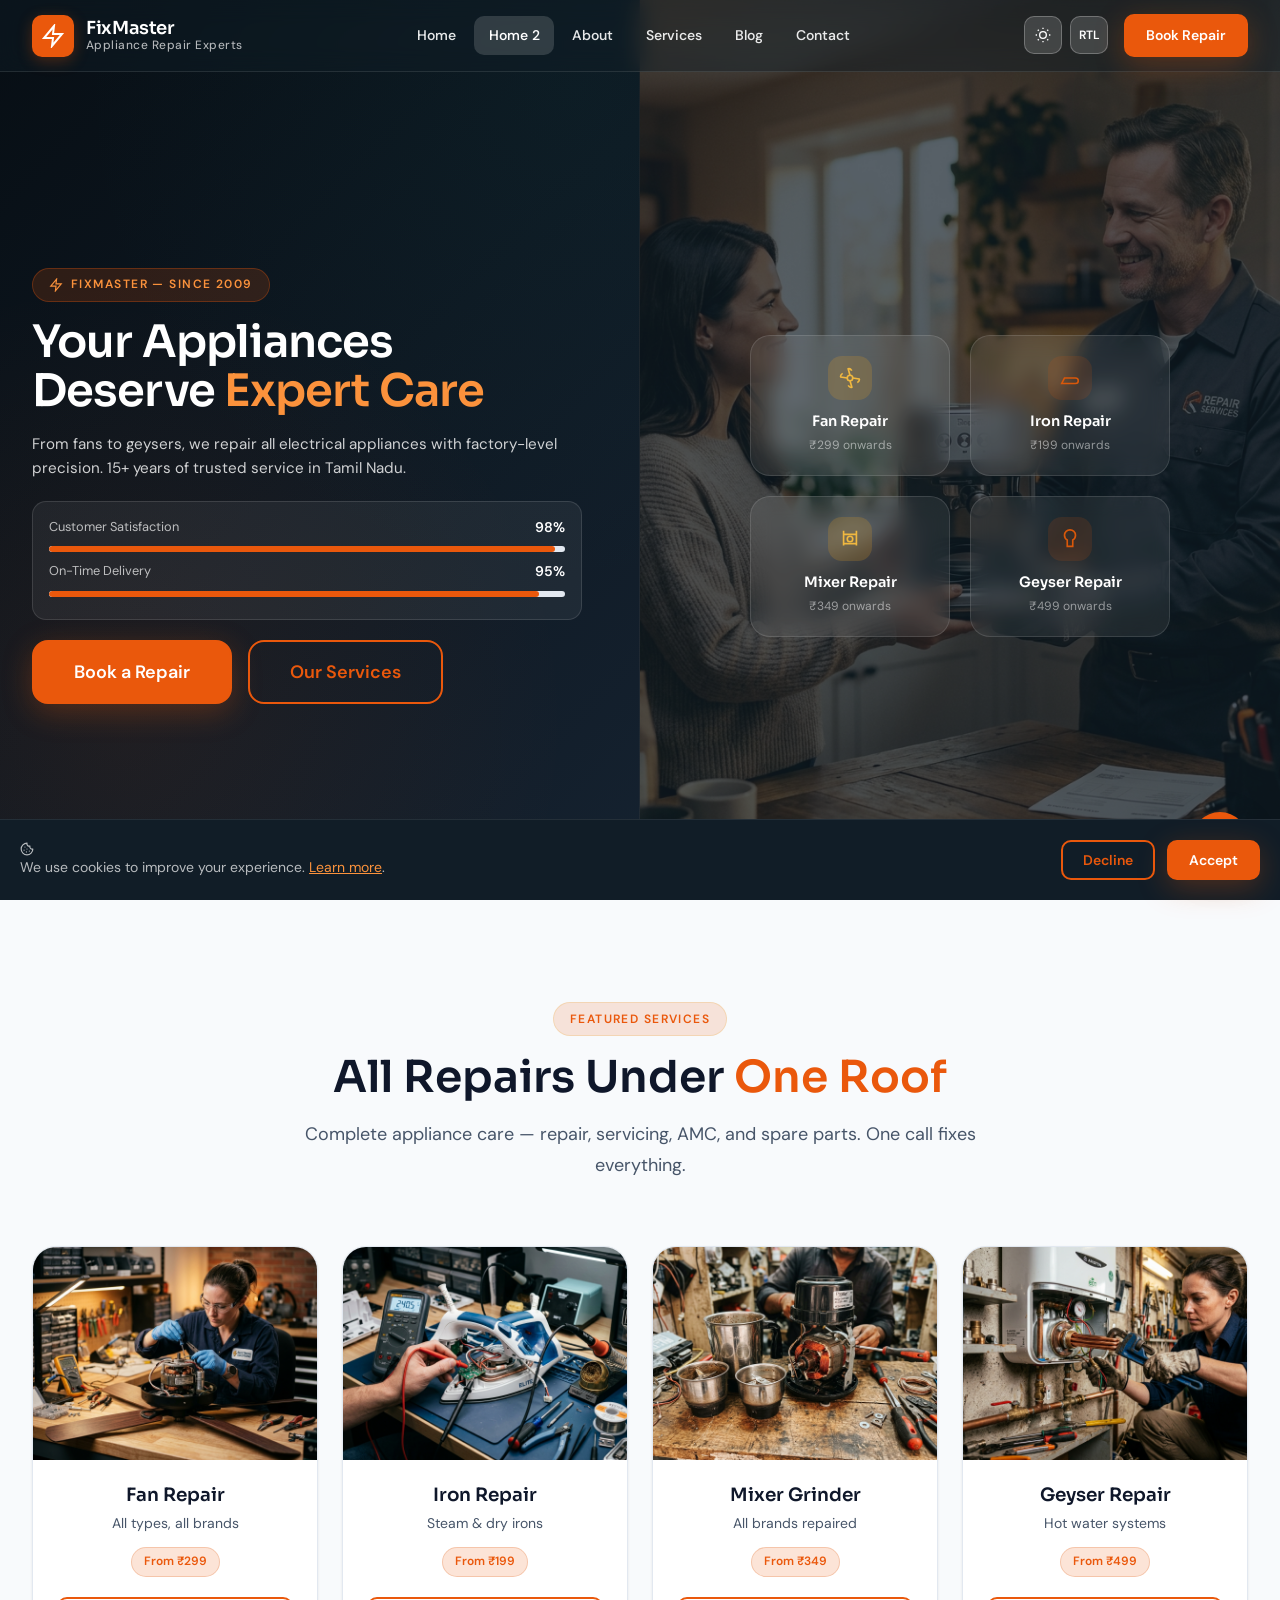
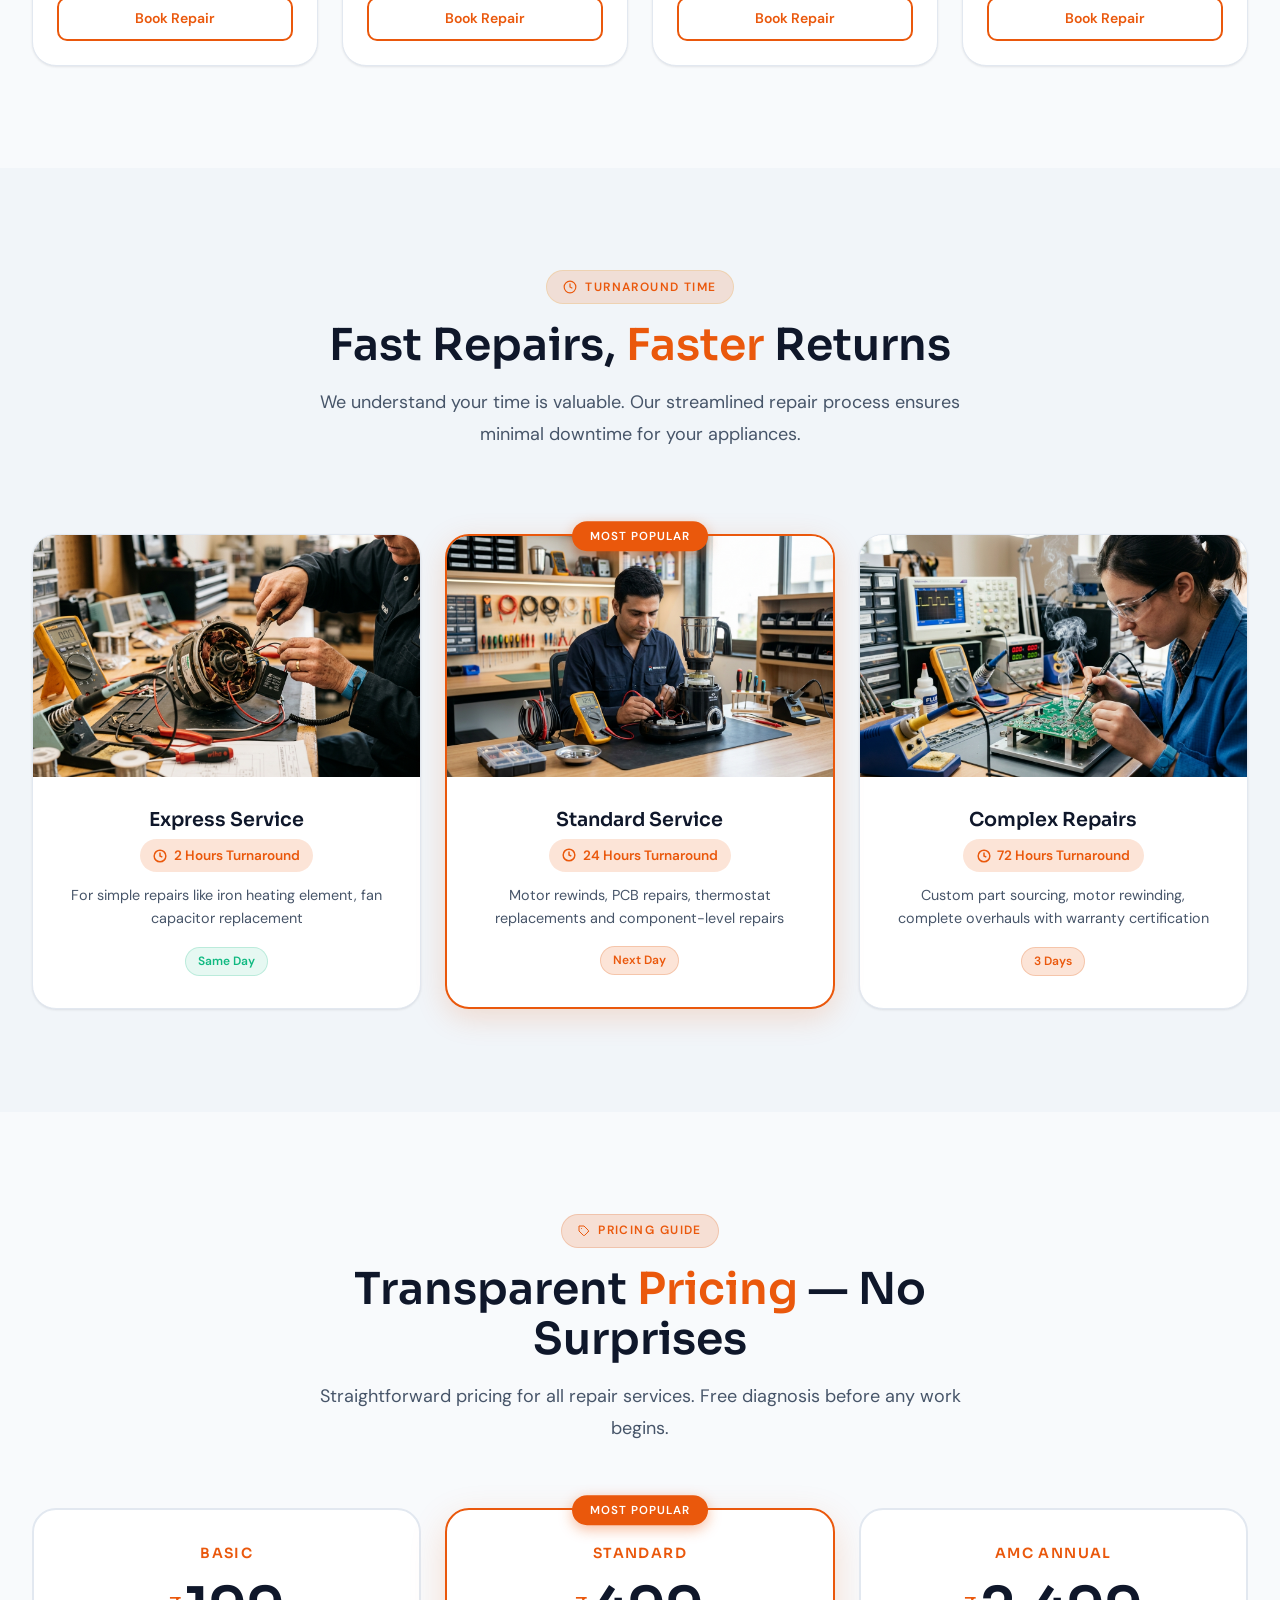
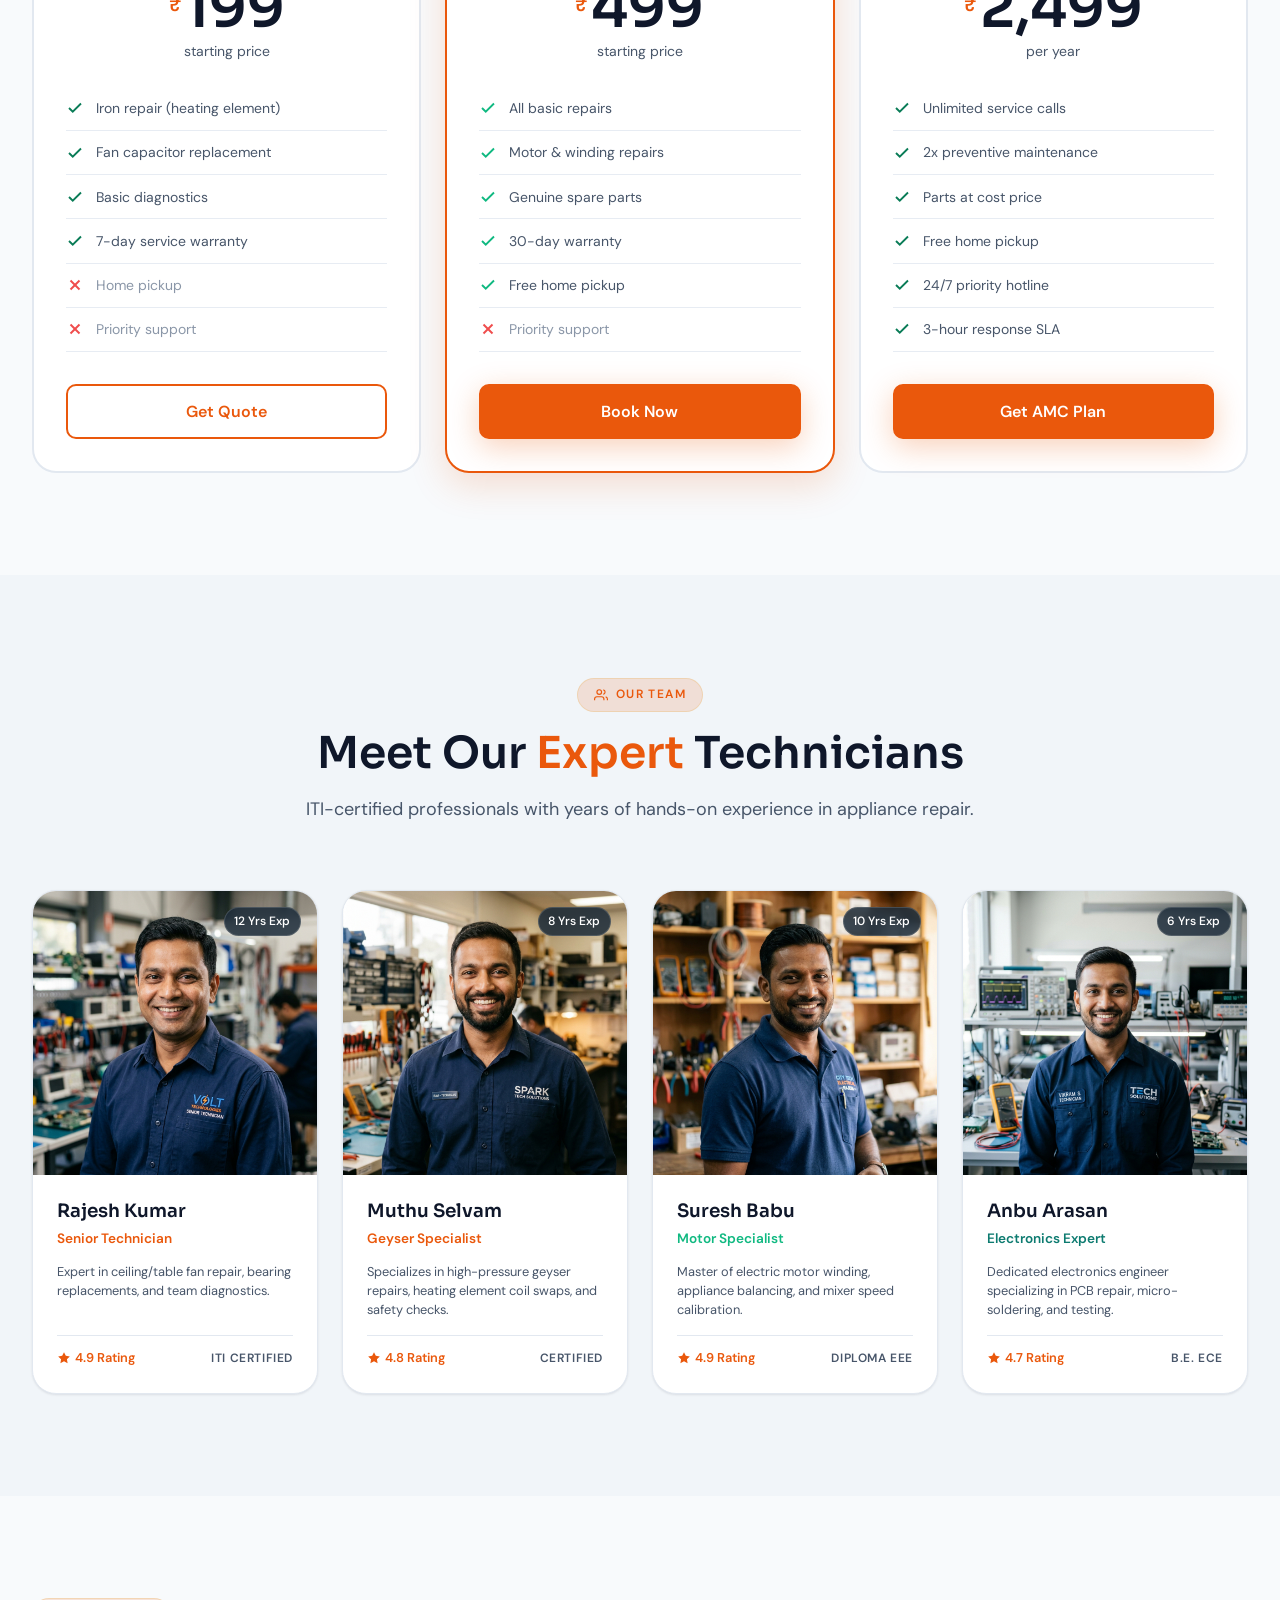
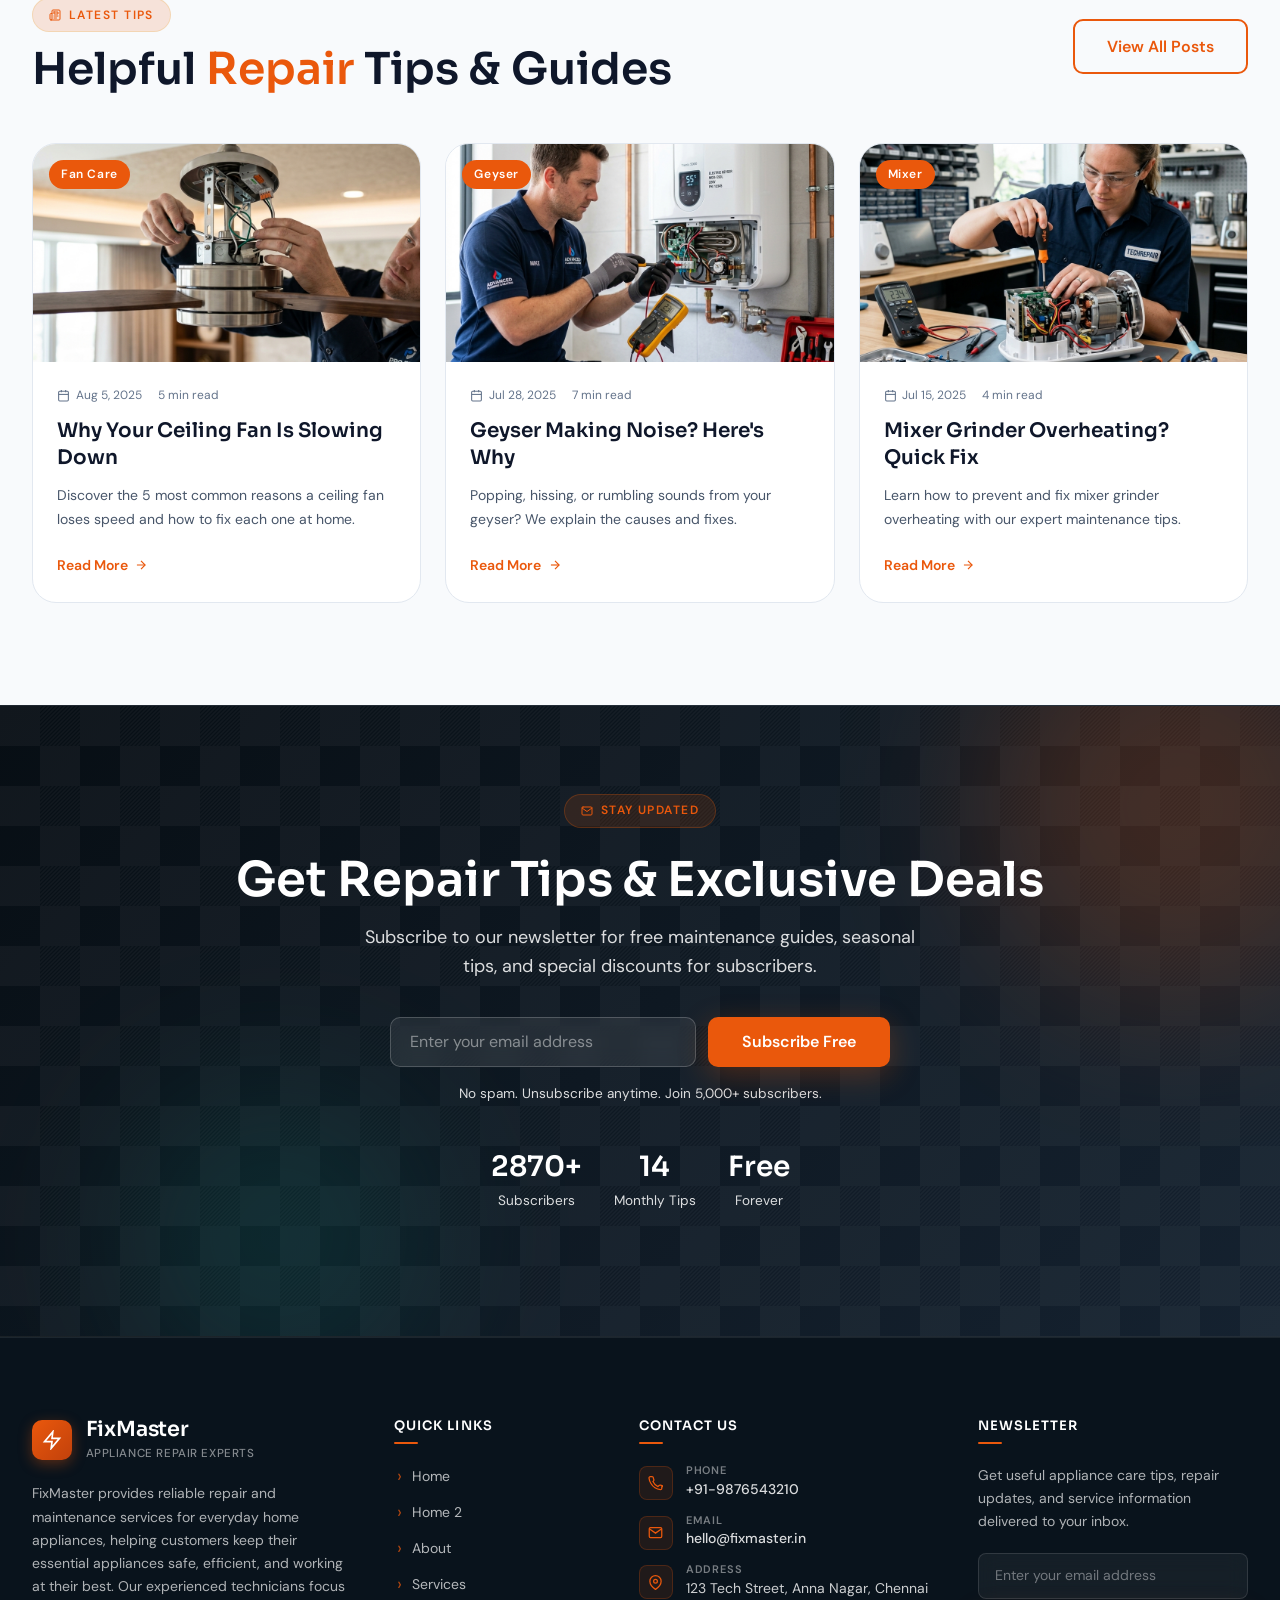
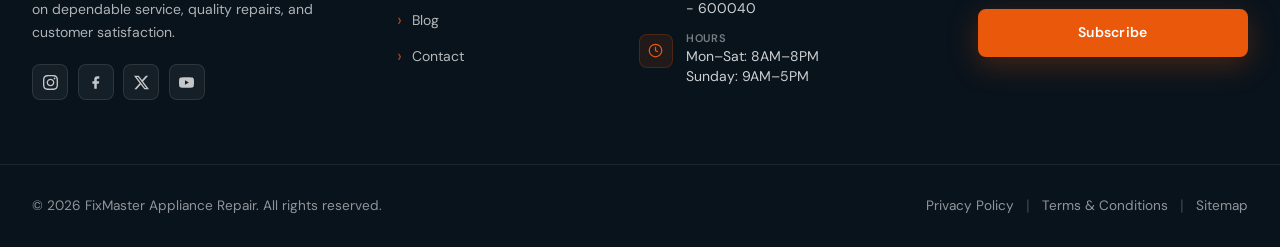
<file: home2.html>
<!DOCTYPE html>
<html lang="en" dir="ltr" data-theme="light">
<head>
  <meta charset="UTF-8" />
  <meta name="viewport" content="width=device-width, initial-scale=1.0" />
  <meta name="description" content="FixMaster Home 2 - Explore our complete electrical appliance repair services including turnaround times, team expertise, and affordable pricing guide." />
  <title>FixMaster | Home — Premium Appliance Repair</title>
  <link rel="icon" type="image/svg+xml" href="favicon.svg" />
  <link rel="icon" type="image/png" href="favicon.png" />
  <link rel="apple-touch-icon" href="favicon.png" />
  <link rel="stylesheet" href="css/style.css" />
  <link rel="stylesheet" href="css/animations.css" />
  <link rel="stylesheet" href="css/dark-mode.css" />
  <link rel="stylesheet" href="css/responsive.css" />
</head>
<body>
<div id="preloader"><div class="preloader-logo"><div style="width:64px;height:64px;background:linear-gradient(135deg,#E8A020,#D9580A);border-radius:16px;display:flex;align-items:center;justify-content:center;margin:0 auto 1rem"><svg width="36" height="36" fill="none" stroke="white" stroke-width="2" viewBox="0 0 24 24"><polygon points="13 2 3 14 12 14 11 22 21 10 12 10 13 2"/></svg></div><p style="color:white;font-family:'Sora',sans-serif;font-size:1.25rem;font-weight:600;letter-spacing:0.02em;text-align:center">FixMaster</p></div><div class="preloader-bar"><div class="preloader-fill"></div></div></div>
<div class="scroll-indicator"></div>

<!-- NAVBAR (same on all pages) -->
<nav class="navbar">
  <div class="container"><div class="navbar-inner">
    <a href="index.html" class="navbar-logo">
      <div class="logo-icon"><svg width="24" height="24" fill="none" stroke="white" stroke-width="2" viewBox="0 0 24 24"><polygon points="13 2 3 14 12 14 11 22 21 10 12 10 13 2"/></svg></div>
      <div class="logo-text"><span class="logo-name">FixMaster</span><span class="logo-tagline">Appliance Repair Experts</span></div>
    </a>
      <ul class="navbar-nav">
    <li class="nav-item"><a href="index.html" class="nav-link">Home</a></li>
    <li class="nav-item"><a href="home2.html" class="nav-link active">Home 2</a></li>
    <li class="nav-item"><a href="about.html" class="nav-link">About</a></li>
    <li class="nav-item"><a href="services.html" class="nav-link">Services</a></li>
    <li class="nav-item"><a href="blog.html" class="nav-link">Blog</a></li>
    <li class="nav-item"><a href="contact.html" class="nav-link">Contact</a></li>
  </ul>
    <div class="navbar-controls">
      <button class="ctrl-btn theme-toggle" id="themeToggle" aria-label="Toggle theme"><span data-sun><svg width="16" height="16" fill="none" stroke="currentColor" stroke-width="2" viewBox="0 0 24 24"><circle cx="12" cy="12" r="5"/><line x1="12" y1="1" x2="12" y2="3"/><line x1="12" y1="21" x2="12" y2="23"/><line x1="4.22" y1="4.22" x2="5.64" y2="5.64"/><line x1="18.36" y1="18.36" x2="19.78" y2="19.78"/><line x1="1" y1="12" x2="3" y2="12"/><line x1="21" y1="12" x2="23" y2="12"/><line x1="4.22" y1="19.78" x2="5.64" y2="18.36"/><line x1="18.36" y1="5.64" x2="19.78" y2="4.22"/></svg></span><span data-moon style="display:none"><svg width="16" height="16" fill="none" stroke="currentColor" stroke-width="2" viewBox="0 0 24 24"><path d="M21 12.79A9 9 0 1 1 11.21 3 7 7 0 0 0 21 12.79z"/></svg></span></button>
      <button class="ctrl-btn rtl-toggle" id="rtlToggle" aria-label="Toggle RTL/LTR">RTL</button>
      <a href="services.html#booking" class="btn btn-orange btn-sm navbar-cta">Book Repair</a>
      <button class="hamburger" id="hamburger" aria-label="Open menu"><span></span><span></span><span></span></button>
    </div>
  </div></div>
</nav>
<nav class="mobile-nav" id="mobileNav" aria-label="Mobile navigation">
  <a href="index.html" class="mobile-nav-link"><span style="display:inline-flex;align-items:center;gap:0.45rem"><svg viewBox="0 0 24 24" width="1em" height="1em" fill="none" stroke="currentColor" stroke-width="2" stroke-linecap="round" stroke-linejoin="round" style="vertical-align:-0.125em;flex-shrink:0" aria-hidden="true"><path d="M3 9l9-7 9 7v11a2 2 0 0 1-2 2H5a2 2 0 0 1-2-2z"/><polyline points="9 22 9 12 15 12 15 22"/></svg> Home</span></a>
  <a href="home2.html" class="mobile-nav-link"><span style="display:inline-flex;align-items:center;gap:0.45rem"><svg viewBox="0 0 24 24" width="1em" height="1em" fill="none" stroke="currentColor" stroke-width="2" stroke-linecap="round" stroke-linejoin="round" style="vertical-align:-0.125em;flex-shrink:0" aria-hidden="true"><path d="M9 9h11a2 2 0 0 1 2 2v9a2 2 0 0 1-2 2H11a2 2 0 0 1-2-2z"/><path d="M15 15V5a2 2 0 0 0-2-2H4a2 2 0 0 0-2 2v9a2 2 0 0 0 2 2h2"/></svg> Home 2</span></a>
  <a href="about.html" class="mobile-nav-link"><span style="display:inline-flex;align-items:center;gap:0.45rem"><svg viewBox="0 0 24 24" width="1em" height="1em" fill="none" stroke="currentColor" stroke-width="2" stroke-linecap="round" stroke-linejoin="round" style="vertical-align:-0.125em;flex-shrink:0" aria-hidden="true"><circle cx="12" cy="12" r="10"/><line x1="12" y1="8" x2="12" y2="12"/><line x1="12" y1="16" x2="12.01" y2="16"/></svg> About</span></a>
  <a href="services.html" class="mobile-nav-link"><span style="display:inline-flex;align-items:center;gap:0.45rem"><svg viewBox="0 0 24 24" width="1em" height="1em" fill="none" stroke="currentColor" stroke-width="2" stroke-linecap="round" stroke-linejoin="round" style="vertical-align:-0.125em;flex-shrink:0" aria-hidden="true"><path d="M14.7 6.3a1 1 0 0 0 0 1.4l1.6 1.6a1 1 0 0 0 1.4 0l3.77-3.77a6 6 0 0 1-7.94 7.94l-6.91 6.91a2.12 2.12 0 0 1-3-3l6.91-6.91a6 6 0 0 1 7.94-7.94l-3.76 3.76z"/></svg> Services</span></a>
  <a href="blog.html" class="mobile-nav-link"><span style="display:inline-flex;align-items:center;gap:0.45rem"><svg viewBox="0 0 24 24" width="1em" height="1em" fill="none" stroke="currentColor" stroke-width="2" stroke-linecap="round" stroke-linejoin="round" style="vertical-align:-0.125em;flex-shrink:0" aria-hidden="true"><path d="M4 22h16a2 2 0 0 0 2-2V4a2 2 0 0 0-2-2H8a2 2 0 0 0-2 2v16a2 2 0 0 1-2 2zm0 0a2 2 0 0 1-2-2v-9c0-1.1.9-2 2-2h2"/><path d="M18 14h-8"/><path d="M15 18h-5"/><path d="M10 6h8v4h-8V6z"/></svg> Blog</span></a>
  <a href="contact.html" class="mobile-nav-link"><span style="display:inline-flex;align-items:center;gap:0.45rem"><svg viewBox="0 0 24 24" width="1em" height="1em" fill="none" stroke="currentColor" stroke-width="2" stroke-linecap="round" stroke-linejoin="round" style="vertical-align:-0.125em;flex-shrink:0" aria-hidden="true"><path d="M22 16.92v3a2 2 0 0 1-2.18 2 19.79 19.79 0 0 1-8.63-3.07A19.5 19.5 0 0 1 4.69 12a19.79 19.79 0 0 1-3.07-8.67A2 2 0 0 1 3.6 1.17h3a2 2 0 0 1 2 1.72c.127.96.361 1.903.7 2.81a2 2 0 0 1-.45 2.11L7.91 8.91a16 16 0 0 0 8 8l1.8-1.8a2 2 0 0 1 2.11-.45c.907.339 1.85.573 2.81.7A2 2 0 0 1 24 17z"/></svg> Contact</span></a>
  <div class="mobile-controls">
    <a href="services.html#booking" class="btn btn-orange btn-sm">Book Repair</a>
  </div>
</nav>

<!-- ══════════════════════════════════════════════════════ -->
<!-- SECTION 1: SPLIT HERO (VIDEO-STYLE)                  -->
<!-- ══════════════════════════════════════════════════════ -->
<section style="height:100vh;display:grid;grid-template-columns:1fr 1fr;overflow:hidden" aria-label="Hero section">
  <!-- Left: Text -->
  <div class="split-hero-content" style="padding:calc(3rem + var(--navbar-height)) var(--container-pad) 3rem calc(max((100vw - 1280px)/2, var(--container-pad)));display:flex;align-items:center;position:relative;overflow:hidden">
    <div style="position:absolute;inset:0;background-image:radial-gradient(circle at 20% 80%,rgba(234,88,12,0.08) 0%,transparent 50%),radial-gradient(circle at 90% 10%,rgba(13,123,112,0.06) 0%,transparent 50%)"></div>
    <div style="position:relative;z-index:1;max-width:550px">
      <span class="section-tag" style="margin-bottom:1rem;display:inline-flex;background:rgba(234,88,12,0.16);border-color:rgba(234,88,12,0.3);color:var(--color-orange-light)">
        <svg width="14" height="14" fill="none" stroke="currentColor" stroke-width="2" viewBox="0 0 24 24"><polygon points="13 2 3 14 12 14 11 22 21 10 12 10 13 2"/></svg>
        FixMaster — Since 2009
      </span>
      <h1 class="anim-fadeInUp" style="font-family:'Sora',sans-serif;font-size:clamp(1.75rem,3.5vw,3rem);font-weight:600;color:#FFFFFF;line-height:1.1;margin-bottom:1rem;letter-spacing:-0.02em">
        Your Appliances Deserve <span style="color:var(--color-orange-light)">Expert Care</span>
      </h1>
      <p class="anim-fadeInUp anim-delay-2" style="color:rgba(255,255,255,0.8);font-size:0.95rem;line-height:1.6;margin-bottom:1.25rem">
        From fans to geysers, we repair all electrical appliances with factory-level precision. 15+ years of trusted service in Tamil Nadu.
      </p>

      <!-- Rating bar -->
      <div class="anim-fadeInUp anim-delay-3" style="background:rgba(255,255,255,0.06);border:1px solid rgba(255,255,255,0.12);border-radius:0.875rem;padding:0.875rem 1rem;margin-bottom:1.25rem;">
        <div style="display:flex;align-items:center;justify-content:space-between;margin-bottom:0.5rem">
          <span style="color:rgba(255,255,255,0.7);font-size:0.8rem">Customer Satisfaction</span>
          <span style="color:#FFFFFF;font-weight:600;font-size:0.875rem">98%</span>
        </div>
        <div class="progress-bar"><div class="progress-fill" data-width="98%" style="width:0%"></div></div>
        <div style="display:flex;align-items:center;justify-content:space-between;margin-top:0.5rem;margin-bottom:0.5rem">
          <span style="color:rgba(255,255,255,0.7);font-size:0.8rem">On-Time Delivery</span>
          <span style="color:#FFFFFF;font-weight:600;font-size:0.875rem">95%</span>
        </div>
        <div class="progress-bar"><div class="progress-fill" data-width="95%" style="width:0%"></div></div>
      </div>

      <div class="anim-fadeInUp anim-delay-4" style="display:flex;gap:1rem;flex-wrap:wrap">
        <a href="services.html#booking" class="btn btn-orange btn-lg">Book a Repair</a>
        <a href="services.html" class="btn btn-secondary btn-lg">Our Services</a>
      </div>
    </div>
  </div>

  <!-- Right: Visual Panel -->
  <div style="background-image:url('images/hero_home2.png');background-size:cover;background-position:center;display:flex;align-items:center;justify-content:center;padding:calc(2rem + var(--navbar-height)) 2rem 2rem;position:relative;overflow:hidden">
    <div style="position:absolute;inset:0;background:rgba(17,29,39,0.7)"></div>
    <!-- Animated background circles -->
    <div class="deco-circle deco-circle-blue" style="width:300px;height:300px;top:-50px;right:-50px;opacity:0.15"></div>
    <div class="deco-circle deco-circle-orange" style="width:200px;height:200px;bottom:-30px;left:-30px;opacity:0.1"></div>

    <!-- Service visual grid -->
    <div style="display:grid;grid-template-columns:1fr 1fr;gap:1.25rem;width:100%;max-width:420px;position:relative;z-index:1">
      <!-- Service tiles -->
      <div class="anim-scaleIn" style="background:rgba(255,255,255,0.07);border:1px solid rgba(255,255,255,0.12);border-radius:1.25rem;padding:1.25rem;text-align:center;backdrop-filter:blur(10px);transition:all 0.3s" onmouseenter="this.style.background='rgba(232,160,32,0.2)'" onmouseleave="this.style.background='rgba(255,255,255,0.07)'">
        <div style="width:44px;height:44px;background:rgba(232,160,32,0.2);border-radius:0.875rem;display:flex;align-items:center;justify-content:center;margin:0 auto 0.6rem;animation:float 3s ease-in-out infinite">
          <svg width="22" height="22" fill="none" stroke="#F0B840" stroke-width="1.8" viewBox="0 0 24 24"><path d="M12 12m-3 0a3 3 0 1 0 6 0a3 3 0 1 0 -6 0"/><path d="M12 9l-2-7c0 0 2-1 4 2"/><path d="M15 12l7 1c0 0 1 2-2 4"/><path d="M12 15l2 7c0 0-2 1-4-2"/><path d="M9 12l-7-1c0 0-1-2 2-4"/></svg>
        </div>
        <p style="color:white;font-weight:600;font-family:'Sora',sans-serif;font-size:0.9rem">Fan Repair</p>
        <p style="color:rgba(255,255,255,0.5);font-size:0.75rem;margin-top:0.2rem">₹299 onwards</p>
      </div>

      <div class="anim-scaleIn anim-delay-1" style="background:rgba(255,255,255,0.07);border:1px solid rgba(255,255,255,0.12);border-radius:1.25rem;padding:1.25rem;text-align:center;backdrop-filter:blur(10px);transition:all 0.3s" onmouseenter="this.style.background='rgba(217,88,10,0.2)'" onmouseleave="this.style.background='rgba(255,255,255,0.07)'">
        <div style="width:44px;height:44px;background:rgba(217,88,10,0.14);border-radius:0.875rem;display:flex;align-items:center;justify-content:center;margin:0 auto 0.6rem;animation:float 3s ease-in-out infinite 1s">
          <svg width="22" height="22" fill="none" stroke="#D9580A" stroke-width="1.8" viewBox="0 0 24 24"><path d="M3 18h15a3 3 0 0 0 0-6H6l-3 6z"/></svg>
        </div>
        <p style="color:white;font-weight:600;font-family:'Sora',sans-serif;font-size:0.9rem">Iron Repair</p>
        <p style="color:rgba(255,255,255,0.5);font-size:0.75rem;margin-top:0.2rem">₹199 onwards</p>
      </div>

      <div class="anim-scaleIn anim-delay-2" style="background:rgba(255,255,255,0.07);border:1px solid rgba(255,255,255,0.12);border-radius:1.25rem;padding:1.25rem;text-align:center;backdrop-filter:blur(10px);transition:all 0.3s" onmouseenter="this.style.background='rgba(232,160,32,0.2)'" onmouseleave="this.style.background='rgba(255,255,255,0.07)'">
        <div style="width:44px;height:44px;background:rgba(232,160,32,0.2);border-radius:0.875rem;display:flex;align-items:center;justify-content:center;margin:0 auto 0.6rem;animation:float 4s ease-in-out infinite 0.5s">
          <svg width="22" height="22" fill="none" stroke="#F0B840" stroke-width="1.8" viewBox="0 0 24 24"><path d="M5 3v16M19 3v16M5 7h14M5 17h14"/><circle cx="12" cy="12" r="3"/></svg>
        </div>
        <p style="color:white;font-weight:600;font-family:'Sora',sans-serif;font-size:0.9rem">Mixer Repair</p>
        <p style="color:rgba(255,255,255,0.5);font-size:0.75rem;margin-top:0.2rem">₹349 onwards</p>
      </div>

      <div class="anim-scaleIn anim-delay-3" style="background:rgba(255,255,255,0.07);border:1px solid rgba(255,255,255,0.12);border-radius:1.25rem;padding:1.25rem;text-align:center;backdrop-filter:blur(10px);transition:all 0.3s" onmouseenter="this.style.background='rgba(217,88,10,0.2)'" onmouseleave="this.style.background='rgba(255,255,255,0.07)'">
        <div style="width:44px;height:44px;background:rgba(217,88,10,0.14);border-radius:0.875rem;display:flex;align-items:center;justify-content:center;margin:0 auto 0.6rem;animation:float 3.5s ease-in-out infinite 1.5s">
          <svg width="22" height="22" fill="none" stroke="#D9580A" stroke-width="1.8" viewBox="0 0 24 24"><path d="M12 2a6 6 0 0 0-6 6c0 2 1 4 3 5v7h6v-7c2-1 3-3 3-5a6 6 0 0 0-6-6z"/></svg>
        </div>
        <p style="color:white;font-weight:600;font-family:'Sora',sans-serif;font-size:0.9rem">Geyser Repair</p>
        <p style="color:rgba(255,255,255,0.5);font-size:0.75rem;margin-top:0.2rem">₹499 onwards</p>
      </div>
    </div>
  </div>
</section>

<!-- ══════════════════════════════════════════════════════ -->
<!-- SECTION 2: FEATURED SERVICES CARDS                   -->
<!-- ══════════════════════════════════════════════════════ -->
<section class="section" aria-label="Featured services">
  <div class="container">
    <div class="section-header reveal">
      <span class="section-tag">Featured Services</span>
      <h2 class="section-title">All Repairs Under <span>One Roof</span></h2>
      <p class="section-desc">Complete appliance care — repair, servicing, AMC, and spare parts. One call fixes everything.</p>
    </div>

    <div class="grid grid-4 gap-6 stagger-children">
      <div class="card reveal" style="padding:0;overflow:hidden;border-radius:var(--radius-xl);display:flex;flex-direction:column;transition:transform 0.3s ease,box-shadow 0.3s ease">
        <div style="aspect-ratio:4/3;overflow:hidden;position:relative;background:var(--bg-secondary)">
          <img src="images/featured_fan_repair.jpg" alt="Fan Repair" style="width:100%;height:100%;object-fit:cover;transition:transform 0.5s ease" onmouseenter="this.style.transform='scale(1.08)'" onmouseleave="this.style.transform='scale(1)'" />
        </div>
        <div style="padding:1.5rem;text-align:center;flex:1;display:flex;flex-direction:column;justify-content:space-between">
          <div>
            <h3 style="font-size:1.15rem;font-weight:600;margin-bottom:0.4rem;color:var(--text-primary)">Fan Repair</h3>
            <p style="font-size:0.875rem;color:var(--text-secondary);margin-bottom:0.85rem">All types, all brands</p>
            <span class="badge badge-orange" style="margin-bottom:1.25rem;display:inline-block">From ₹299</span>
          </div>
          <div>
            <a href="services.html#fan" class="btn btn-sm btn-secondary w-full">Book Repair</a>
          </div>
        </div>
      </div>

      <div class="card reveal reveal-delay-1" style="padding:0;overflow:hidden;border-radius:var(--radius-xl);display:flex;flex-direction:column;transition:transform 0.3s ease,box-shadow 0.3s ease">
        <div style="aspect-ratio:4/3;overflow:hidden;position:relative;background:var(--bg-secondary)">
          <img src="images/featured_iron_repair.jpg" alt="Iron Repair" style="width:100%;height:100%;object-fit:cover;transition:transform 0.5s ease" onmouseenter="this.style.transform='scale(1.08)'" onmouseleave="this.style.transform='scale(1)'" />
        </div>
        <div style="padding:1.5rem;text-align:center;flex:1;display:flex;flex-direction:column;justify-content:space-between">
          <div>
            <h3 style="font-size:1.15rem;font-weight:600;margin-bottom:0.4rem;color:var(--text-primary)">Iron Repair</h3>
            <p style="font-size:0.875rem;color:var(--text-secondary);margin-bottom:0.85rem">Steam & dry irons</p>
            <span class="badge badge-orange" style="margin-bottom:1.25rem;display:inline-block">From ₹199</span>
          </div>
          <div>
            <a href="services.html#iron" class="btn btn-sm btn-secondary w-full">Book Repair</a>
          </div>
        </div>
      </div>

      <div class="card reveal reveal-delay-2" style="padding:0;overflow:hidden;border-radius:var(--radius-xl);display:flex;flex-direction:column;transition:transform 0.3s ease,box-shadow 0.3s ease">
        <div style="aspect-ratio:4/3;overflow:hidden;position:relative;background:var(--bg-secondary)">
          <img src="images/featured_mixer_repair.jpg" alt="Mixer Grinder Repair" style="width:100%;height:100%;object-fit:cover;transition:transform 0.5s ease" onmouseenter="this.style.transform='scale(1.08)'" onmouseleave="this.style.transform='scale(1)'" />
        </div>
        <div style="padding:1.5rem;text-align:center;flex:1;display:flex;flex-direction:column;justify-content:space-between">
          <div>
            <h3 style="font-size:1.15rem;font-weight:600;margin-bottom:0.4rem;color:var(--text-primary)">Mixer Grinder</h3>
            <p style="font-size:0.875rem;color:var(--text-secondary);margin-bottom:0.85rem">All brands repaired</p>
            <span class="badge badge-orange" style="margin-bottom:1.25rem;display:inline-block">From ₹349</span>
          </div>
          <div>
            <a href="services.html#mixer" class="btn btn-sm btn-secondary w-full">Book Repair</a>
          </div>
        </div>
      </div>

      <div class="card reveal reveal-delay-3" style="padding:0;overflow:hidden;border-radius:var(--radius-xl);display:flex;flex-direction:column;transition:transform 0.3s ease,box-shadow 0.3s ease">
        <div style="aspect-ratio:4/3;overflow:hidden;position:relative;background:var(--bg-secondary)">
          <img src="images/featured_geyser_repair.jpg" alt="Geyser Repair" style="width:100%;height:100%;object-fit:cover;transition:transform 0.5s ease" onmouseenter="this.style.transform='scale(1.08)'" onmouseleave="this.style.transform='scale(1)'" />
        </div>
        <div style="padding:1.5rem;text-align:center;flex:1;display:flex;flex-direction:column;justify-content:space-between">
          <div>
            <h3 style="font-size:1.15rem;font-weight:600;margin-bottom:0.4rem;color:var(--text-primary)">Geyser Repair</h3>
            <p style="font-size:0.875rem;color:var(--text-secondary);margin-bottom:0.85rem">Hot water systems</p>
            <span class="badge badge-orange" style="margin-bottom:1.25rem;display:inline-block">From ₹499</span>
          </div>
          <div>
            <a href="services.html#geyser" class="btn btn-sm btn-secondary w-full">Book Repair</a>
          </div>
        </div>
      </div>
    </div>
  </div>
</section>

<!-- ══════════════════════════════════════════════════════ -->
<!-- SECTION 3: TURNAROUND TIME                           -->
<!-- ══════════════════════════════════════════════════════ -->
<section class="section bg-secondary" aria-label="Turnaround time">
  <div class="container">
    <div class="section-header reveal">
      <span class="section-tag"><svg width="14" height="14" fill="none" stroke="currentColor" stroke-width="2" viewBox="0 0 24 24"><circle cx="12" cy="12" r="10"/><polyline points="12 6 12 12 16 14"/></svg> Turnaround Time</span>
      <h2 class="section-title">Fast Repairs, <span>Faster</span> Returns</h2>
      <p class="section-desc">We understand your time is valuable. Our streamlined repair process ensures minimal downtime for your appliances.</p>
    </div>

    <div class="grid grid-3 gap-6 stagger-children" style="padding-top:1.25rem">
      <div class="card reveal" style="padding:0;overflow:hidden;border-radius:var(--radius-xl);display:flex;flex-direction:column;transition:transform 0.3s ease,box-shadow 0.3s ease">
        <div style="aspect-ratio:16/10;overflow:hidden;position:relative">
          <img src="images/express_repair.jpg" alt="Express Service" style="width:100%;height:100%;object-fit:cover;transition:transform 0.5s ease" onmouseenter="this.style.transform='scale(1.08)'" onmouseleave="this.style.transform='scale(1)'" />
        </div>
        <div style="padding:2rem;text-align:center;flex:1;display:flex;flex-direction:column;justify-content:space-between">
          <div>
            <h3 style="font-size:1.2rem;margin-bottom:0.5rem;color:var(--text-primary)">Express Service</h3>
            <div style="display:inline-flex;align-items:center;gap:0.4rem;background:var(--color-orange-glow);color:var(--color-orange);padding:0.35rem 0.85rem;border-radius:50px;font-size:0.85rem;font-weight:600;margin-bottom:0.75rem">
              <svg width="14" height="14" fill="none" stroke="currentColor" stroke-width="2.5" viewBox="0 0 24 24"><circle cx="12" cy="12" r="10"/><polyline points="12 6 12 12 16 14"/></svg>
              2 Hours Turnaround
            </div>
            <p style="color:var(--text-secondary);font-size:0.9rem;line-height:1.6;margin-bottom:1rem">For simple repairs like iron heating element, fan capacitor replacement</p>
          </div>
          <div>
            <span class="badge badge-green">Same Day</span>
          </div>
        </div>
      </div>

      <div class="card reveal reveal-delay-1" style="padding:0;overflow:visible;border-radius:var(--radius-xl);border:2px solid var(--color-orange);box-shadow:0 8px 30px rgba(234,88,12,0.18);position:relative;display:flex;flex-direction:column;transition:transform 0.3s ease,box-shadow 0.3s ease">
        <span style="position:absolute;top:0;left:50%;transform:translate(-50%,-50%);background:var(--color-orange);color:white;font-size:0.725rem;font-weight:600;letter-spacing:0.08em;text-transform:uppercase;padding:0.35rem 1.15rem;border-radius:9999px;z-index:10;box-shadow:0 4px 14px rgba(234,88,12,0.4);white-space:nowrap">Most Popular</span>
        <div style="aspect-ratio:16/10;overflow:hidden;border-top-left-radius:calc(var(--radius-xl) - 2px);border-top-right-radius:calc(var(--radius-xl) - 2px);position:relative">
          <img src="images/standard_repair.jpg" alt="Standard Service" style="width:100%;height:100%;object-fit:cover;transition:transform 0.5s ease" onmouseenter="this.style.transform='scale(1.08)'" onmouseleave="this.style.transform='scale(1)'" />
        </div>
        <div style="padding:2rem;text-align:center;flex:1;display:flex;flex-direction:column;justify-content:space-between">
          <div>
            <h3 style="font-size:1.2rem;margin-bottom:0.5rem;color:var(--text-primary)">Standard Service</h3>
            <div style="display:inline-flex;align-items:center;gap:0.4rem;background:var(--color-orange-glow);color:var(--color-orange);padding:0.35rem 0.85rem;border-radius:50px;font-size:0.85rem;font-weight:600;margin-bottom:0.75rem">
              <svg width="14" height="14" fill="none" stroke="currentColor" stroke-width="2.5" viewBox="0 0 24 24"><circle cx="12" cy="12" r="10"/><polyline points="12 6 12 12 16 14"/></svg>
              24 Hours Turnaround
            </div>
            <p style="color:var(--text-secondary);font-size:0.9rem;line-height:1.6;margin-bottom:1rem">Motor rewinds, PCB repairs, thermostat replacements and component-level repairs</p>
          </div>
          <div>
            <span class="badge badge-orange">Next Day</span>
          </div>
        </div>
      </div>

      <div class="card reveal reveal-delay-2" style="padding:0;overflow:hidden;border-radius:var(--radius-xl);display:flex;flex-direction:column;transition:transform 0.3s ease,box-shadow 0.3s ease">
        <div style="aspect-ratio:16/10;overflow:hidden;position:relative">
          <img src="images/complex_repair.jpg" alt="Complex Repairs" style="width:100%;height:100%;object-fit:cover;transition:transform 0.5s ease" onmouseenter="this.style.transform='scale(1.08)'" onmouseleave="this.style.transform='scale(1)'" />
        </div>
        <div style="padding:2rem;text-align:center;flex:1;display:flex;flex-direction:column;justify-content:space-between">
          <div>
            <h3 style="font-size:1.2rem;margin-bottom:0.5rem;color:var(--text-primary)">Complex Repairs</h3>
            <div style="display:inline-flex;align-items:center;gap:0.4rem;background:var(--color-orange-glow);color:var(--color-orange);padding:0.35rem 0.85rem;border-radius:50px;font-size:0.85rem;font-weight:600;margin-bottom:0.75rem">
              <svg width="14" height="14" fill="none" stroke="currentColor" stroke-width="2.5" viewBox="0 0 24 24"><circle cx="12" cy="12" r="10"/><polyline points="12 6 12 12 16 14"/></svg>
              72 Hours Turnaround
            </div>
            <p style="color:var(--text-secondary);font-size:0.9rem;line-height:1.6;margin-bottom:1rem">Custom part sourcing, motor rewinding, complete overhauls with warranty certification</p>
          </div>
          <div>
            <span class="badge badge-orange">3 Days</span>
          </div>
        </div>
      </div>
    </div>
  </div>
</section>

<!-- ══════════════════════════════════════════════════════ -->
<!-- SECTION 4: PRICING GUIDE                             -->
<!-- ══════════════════════════════════════════════════════ -->
<section class="section" aria-label="Pricing guide">
  <div class="container">
    <div class="section-header reveal">
      <span class="section-tag orange"><svg viewBox="0 0 24 24" width="1em" height="1em" fill="none" stroke="currentColor" stroke-width="2" stroke-linecap="round" stroke-linejoin="round" style="vertical-align:-0.125em;flex-shrink:0" aria-hidden="true"><path d="M20.59 13.41l-7.17 7.17a2 2 0 0 1-2.83 0L2 12V2h10l8.59 8.59a2 2 0 0 1 0 2.82z"/><line x1="7" y1="7" x2="7.01" y2="7"/></svg> Pricing Guide</span>
      <h2 class="section-title">Transparent <span>Pricing</span> — No Surprises</h2>
      <p class="section-desc">Straightforward pricing for all repair services. Free diagnosis before any work begins.</p>
    </div>

    <div class="grid grid-3 gap-6">
      <!-- Basic -->
      <div class="pricing-card reveal">
        <div class="pricing-plan-name">Basic</div>
        <div class="pricing-price">
          <span class="pricing-currency">₹</span>
          <span class="pricing-amount">199</span>
          <span class="pricing-period">starting price</span>
        </div>
        <ul class="pricing-features">
          <li><svg viewBox="0 0 24 24" fill="none" stroke="currentColor" stroke-width="2.5"><polyline points="20 6 9 17 4 12"/></svg><span>Iron repair (heating element)</span></li>
          <li><svg viewBox="0 0 24 24" fill="none" stroke="currentColor" stroke-width="2.5"><polyline points="20 6 9 17 4 12"/></svg><span>Fan capacitor replacement</span></li>
          <li><svg viewBox="0 0 24 24" fill="none" stroke="currentColor" stroke-width="2.5"><polyline points="20 6 9 17 4 12"/></svg><span>Basic diagnostics</span></li>
          <li><svg viewBox="0 0 24 24" fill="none" stroke="currentColor" stroke-width="2.5"><polyline points="20 6 9 17 4 12"/></svg><span>7-day service warranty</span></li>
          <li class="disabled"><svg viewBox="0 0 24 24" fill="none" stroke="currentColor" stroke-width="2.5"><line x1="18" y1="6" x2="6" y2="18"/><line x1="6" y1="6" x2="18" y2="18"/></svg><span>Home pickup</span></li>
          <li class="disabled"><svg viewBox="0 0 24 24" fill="none" stroke="currentColor" stroke-width="2.5"><line x1="18" y1="6" x2="6" y2="18"/><line x1="6" y1="6" x2="18" y2="18"/></svg><span>Priority support</span></li>
        </ul>
        <a href="services.html#booking" class="btn btn-secondary w-full">Get Quote</a>
      </div>

      <!-- Standard -->
      <div class="pricing-card featured reveal reveal-delay-2">
        <div class="pricing-badge">Most Popular</div>
        <div class="pricing-plan-name">Standard</div>
        <div class="pricing-price">
          <span class="pricing-currency">₹</span>
          <span class="pricing-amount">499</span>
          <span class="pricing-period">starting price</span>
        </div>
        <ul class="pricing-features">
          <li><svg viewBox="0 0 24 24" fill="none" stroke="#10B981" stroke-width="2.5"><polyline points="20 6 9 17 4 12"/></svg><span>All basic repairs</span></li>
          <li><svg viewBox="0 0 24 24" fill="none" stroke="#10B981" stroke-width="2.5"><polyline points="20 6 9 17 4 12"/></svg><span>Motor & winding repairs</span></li>
          <li><svg viewBox="0 0 24 24" fill="none" stroke="#10B981" stroke-width="2.5"><polyline points="20 6 9 17 4 12"/></svg><span>Genuine spare parts</span></li>
          <li><svg viewBox="0 0 24 24" fill="none" stroke="#10B981" stroke-width="2.5"><polyline points="20 6 9 17 4 12"/></svg><span>30-day warranty</span></li>
          <li><svg viewBox="0 0 24 24" fill="none" stroke="#10B981" stroke-width="2.5"><polyline points="20 6 9 17 4 12"/></svg><span>Free home pickup</span></li>
          <li class="disabled"><svg viewBox="0 0 24 24" fill="none" stroke="currentColor" stroke-width="2.5"><line x1="18" y1="6" x2="6" y2="18"/><line x1="6" y1="6" x2="18" y2="18"/></svg><span>Priority support</span></li>
        </ul>
        <a href="services.html#booking" class="btn btn-orange w-full">Book Now</a>
      </div>

      <!-- Premium AMC -->
      <div class="pricing-card reveal reveal-delay-3">
        <div class="pricing-plan-name">AMC Annual</div>
        <div class="pricing-price">
          <span class="pricing-currency">₹</span>
          <span class="pricing-amount">2,499</span>
          <span class="pricing-period">per year</span>
        </div>
        <ul class="pricing-features">
          <li><svg viewBox="0 0 24 24" fill="none" stroke="currentColor" stroke-width="2.5"><polyline points="20 6 9 17 4 12"/></svg><span>Unlimited service calls</span></li>
          <li><svg viewBox="0 0 24 24" fill="none" stroke="currentColor" stroke-width="2.5"><polyline points="20 6 9 17 4 12"/></svg><span>2x preventive maintenance</span></li>
          <li><svg viewBox="0 0 24 24" fill="none" stroke="currentColor" stroke-width="2.5"><polyline points="20 6 9 17 4 12"/></svg><span>Parts at cost price</span></li>
          <li><svg viewBox="0 0 24 24" fill="none" stroke="currentColor" stroke-width="2.5"><polyline points="20 6 9 17 4 12"/></svg><span>Free home pickup</span></li>
          <li><svg viewBox="0 0 24 24" fill="none" stroke="currentColor" stroke-width="2.5"><polyline points="20 6 9 17 4 12"/></svg><span>24/7 priority hotline</span></li>
          <li><svg viewBox="0 0 24 24" fill="none" stroke="currentColor" stroke-width="2.5"><polyline points="20 6 9 17 4 12"/></svg><span>3-hour response SLA</span></li>
        </ul>
        <a href="services.html#booking" class="btn btn-primary w-full">Get AMC Plan</a>
      </div>
    </div>
  </div>
</section>

<!-- ══════════════════════════════════════════════════════ -->
<!-- SECTION 5: TEAM                                      -->
<!-- ══════════════════════════════════════════════════════ -->
<section class="section bg-secondary" aria-label="Our team">
  <div class="container">
    <div class="section-header reveal">
      <span class="section-tag"><svg width="14" height="14" fill="none" stroke="currentColor" stroke-width="2" viewBox="0 0 24 24"><path d="M17 21v-2a4 4 0 0 0-4-4H5a4 4 0 0 0-4 4v2"/><circle cx="9" cy="7" r="4"/><path d="M23 21v-2a4 4 0 0 0-3-3.87"/><path d="M16 3.13a4 4 0 0 1 0 7.75"/></svg> Our Team</span>
      <h2 class="section-title">Meet Our <span>Expert</span> Technicians</h2>
      <p class="section-desc">ITI-certified professionals with years of hands-on experience in appliance repair.</p>
    </div>

    <div class="grid grid-4 gap-6 stagger-children">
      <div class="card card-body reveal" style="padding:0; overflow:hidden; transition:all 0.3s; display:flex; flex-direction:column; justify-content:between">
        <div style="aspect-ratio:1/1; overflow:hidden; position:relative">
          <img src="images/tech_rajesh.jpg" alt="Rajesh Kumar" style="width:100%; height:100%; object-fit:cover" />
          <span style="position:absolute; top:1rem; right:1rem; background:rgba(28,43,57,0.85); backdrop-filter:blur(5px); color:white; font-size:0.75rem; font-weight:550; padding:0.25rem 0.6rem; border-radius:50px; border:1px solid rgba(255,255,255,0.15)">12 Yrs Exp</span>
        </div>
        <div style="padding:1.5rem; text-align:left; flex-grow:1; display:flex; flex-direction:column; justify-content:between">
          <div>
            <h4 style="font-family:'Sora',sans-serif; font-weight:600; font-size:1.15rem; margin-bottom:0.25rem; color:var(--text-primary)">Rajesh Kumar</h4>
            <p style="font-size:0.85rem; color:var(--color-blue); font-weight:600; margin-bottom:0.75rem">Senior Technician</p>
            <p style="font-size:0.8rem; color:var(--text-secondary); line-height:1.5; margin-bottom:1rem">Expert in ceiling/table fan repair, bearing replacements, and team diagnostics.</p>
          </div>
          <div style="display:flex; align-items:center; justify-content:space-between; border-top:1px solid var(--border-color); padding-top:0.75rem; margin-top:auto">
            <span style="display:inline-flex; align-items:center; gap:0.25rem; color:var(--color-orange); font-size:0.8rem; font-weight:600"><svg width="14" height="14" fill="currentColor" viewBox="0 0 24 24"><polygon points="12 2 15.09 8.26 22 9.27 17 14.14 18.18 21.02 12 17.77 5.82 21.02 7 14.14 2 9.27 8.91 8.26 12 2"/></svg> 4.9 Rating</span>
            <span style="font-size:0.75rem; color:var(--text-secondary); text-transform:uppercase; letter-spacing:0.05em; font-weight:600">ITI Certified</span>
          </div>
        </div>
      </div>
      <div class="card card-body reveal reveal-delay-1" style="padding:0; overflow:hidden; transition:all 0.3s; display:flex; flex-direction:column; justify-content:between">
        <div style="aspect-ratio:1/1; overflow:hidden; position:relative">
          <img src="images/tech_muthu.jpg" alt="Muthu Selvam" style="width:100%; height:100%; object-fit:cover" />
          <span style="position:absolute; top:1rem; right:1rem; background:rgba(28,43,57,0.85); backdrop-filter:blur(5px); color:white; font-size:0.75rem; font-weight:550; padding:0.25rem 0.6rem; border-radius:50px; border:1px solid rgba(255,255,255,0.15)">8 Yrs Exp</span>
        </div>
        <div style="padding:1.5rem; text-align:left; flex-grow:1; display:flex; flex-direction:column; justify-content:between">
          <div>
            <h4 style="font-family:'Sora',sans-serif; font-weight:600; font-size:1.15rem; margin-bottom:0.25rem; color:var(--text-primary)">Muthu Selvam</h4>
            <p style="font-size:0.85rem; color:var(--color-orange); font-weight:600; margin-bottom:0.75rem">Geyser Specialist</p>
            <p style="font-size:0.8rem; color:var(--text-secondary); line-height:1.5; margin-bottom:1rem">Specializes in high-pressure geyser repairs, heating element coil swaps, and safety checks.</p>
          </div>
          <div style="display:flex; align-items:center; justify-content:space-between; border-top:1px solid var(--border-color); padding-top:0.75rem; margin-top:auto">
            <span style="display:inline-flex; align-items:center; gap:0.25rem; color:var(--color-orange); font-size:0.8rem; font-weight:600"><svg width="14" height="14" fill="currentColor" viewBox="0 0 24 24"><polygon points="12 2 15.09 8.26 22 9.27 17 14.14 18.18 21.02 12 17.77 5.82 21.02 7 14.14 2 9.27 8.91 8.26 12 2"/></svg> 4.8 Rating</span>
            <span style="font-size:0.75rem; color:var(--text-secondary); text-transform:uppercase; letter-spacing:0.05em; font-weight:600">Certified</span>
          </div>
        </div>
      </div>
      <div class="card card-body reveal reveal-delay-2" style="padding:0; overflow:hidden; transition:all 0.3s; display:flex; flex-direction:column; justify-content:between">
        <div style="aspect-ratio:1/1; overflow:hidden; position:relative">
          <img src="images/tech_suresh.jpg" alt="Suresh Babu" style="width:100%; height:100%; object-fit:cover" />
          <span style="position:absolute; top:1rem; right:1rem; background:rgba(28,43,57,0.85); backdrop-filter:blur(5px); color:white; font-size:0.75rem; font-weight:550; padding:0.25rem 0.6rem; border-radius:50px; border:1px solid rgba(255,255,255,0.15)">10 Yrs Exp</span>
        </div>
        <div style="padding:1.5rem; text-align:left; flex-grow:1; display:flex; flex-direction:column; justify-content:between">
          <div>
            <h4 style="font-family:'Sora',sans-serif; font-weight:600; font-size:1.15rem; margin-bottom:0.25rem; color:var(--text-primary)">Suresh Babu</h4>
            <p style="font-size:0.85rem; color:#10B981; font-weight:600; margin-bottom:0.75rem">Motor Specialist</p>
            <p style="font-size:0.8rem; color:var(--text-secondary); line-height:1.5; margin-bottom:1rem">Master of electric motor winding, appliance balancing, and mixer speed calibration.</p>
          </div>
          <div style="display:flex; align-items:center; justify-content:space-between; border-top:1px solid var(--border-color); padding-top:0.75rem; margin-top:auto">
            <span style="display:inline-flex; align-items:center; gap:0.25rem; color:var(--color-orange); font-size:0.8rem; font-weight:600"><svg width="14" height="14" fill="currentColor" viewBox="0 0 24 24"><polygon points="12 2 15.09 8.26 22 9.27 17 14.14 18.18 21.02 12 17.77 5.82 21.02 7 14.14 2 9.27 8.91 8.26 12 2"/></svg> 4.9 Rating</span>
            <span style="font-size:0.75rem; color:var(--text-secondary); text-transform:uppercase; letter-spacing:0.05em; font-weight:600">Diploma EEE</span>
          </div>
        </div>
      </div>
      <div class="card card-body reveal reveal-delay-3" style="padding:0; overflow:hidden; transition:all 0.3s; display:flex; flex-direction:column; justify-content:between">
        <div style="aspect-ratio:1/1; overflow:hidden; position:relative">
          <img src="images/tech_anbu.jpg" alt="Anbu Arasan" style="width:100%; height:100%; object-fit:cover" />
          <span style="position:absolute; top:1rem; right:1rem; background:rgba(28,43,57,0.85); backdrop-filter:blur(5px); color:white; font-size:0.75rem; font-weight:550; padding:0.25rem 0.6rem; border-radius:50px; border:1px solid rgba(255,255,255,0.15)">6 Yrs Exp</span>
        </div>
        <div style="padding:1.5rem; text-align:left; flex-grow:1; display:flex; flex-direction:column; justify-content:between">
          <div>
            <h4 style="font-family:'Sora',sans-serif; font-weight:600; font-size:1.15rem; margin-bottom:0.25rem; color:var(--text-primary)">Anbu Arasan</h4>
            <p style="font-size:0.85rem; color:var(--color-teal); font-weight:600; margin-bottom:0.75rem">Electronics Expert</p>
            <p style="font-size:0.8rem; color:var(--text-secondary); line-height:1.5; margin-bottom:1rem">Dedicated electronics engineer specializing in PCB repair, micro-soldering, and testing.</p>
          </div>
          <div style="display:flex; align-items:center; justify-content:space-between; border-top:1px solid var(--border-color); padding-top:0.75rem; margin-top:auto">
            <span style="display:inline-flex; align-items:center; gap:0.25rem; color:var(--color-orange); font-size:0.8rem; font-weight:600"><svg width="14" height="14" fill="currentColor" viewBox="0 0 24 24"><polygon points="12 2 15.09 8.26 22 9.27 17 14.14 18.18 21.02 12 17.77 5.82 21.02 7 14.14 2 9.27 8.91 8.26 12 2"/></svg> 4.7 Rating</span>
            <span style="font-size:0.75rem; color:var(--text-secondary); text-transform:uppercase; letter-spacing:0.05em; font-weight:600">B.E. ECE</span>
          </div>
        </div>
      </div>
    </div>
  </div>
</section>

<!-- ══════════════════════════════════════════════════════ -->
<!-- SECTION 6: RECENT BLOG                               -->
<!-- ══════════════════════════════════════════════════════ -->
<section class="section" aria-label="Recent blog posts">
  <div class="container">
    <div style="display:flex;align-items:center;justify-content:space-between;margin-bottom:3rem;flex-wrap:wrap;gap:1rem">
      <div class="reveal">
        <span class="section-tag" style="margin-bottom:0.75rem;display:inline-flex"><svg viewBox="0 0 24 24" width="1em" height="1em" fill="none" stroke="currentColor" stroke-width="2" stroke-linecap="round" stroke-linejoin="round" style="vertical-align:-0.125em;flex-shrink:0" aria-hidden="true"><path d="M4 22h16a2 2 0 0 0 2-2V4a2 2 0 0 0-2-2H8a2 2 0 0 0-2 2v16a2 2 0 0 1-2 2zm0 0a2 2 0 0 1-2-2v-9c0-1.1.9-2 2-2h2"/><path d="M18 14h-8"/><path d="M15 18h-5"/><path d="M10 6h8v4h-8V6z"/></svg> Latest Tips</span>
        <h2 class="section-title" style="margin-bottom:0">Helpful <span>Repair</span> Tips & Guides</h2>
      </div>
      <a href="blog.html" class="btn btn-secondary reveal">View All Posts</a>
    </div>

    <div class="grid grid-3 gap-6 stagger-children">
      <div class="blog-card reveal">
        <div class="blog-card-img" style="aspect-ratio:16/9">
          <img src="images/service_fan.png" alt="Fan Care Tips" style="width:100%;height:100%;object-fit:cover" />
          <span class="blog-card-category">Fan Care</span>
        </div>
        <div class="blog-card-body">
          <div class="blog-meta"><span class="blog-meta-item"><svg viewBox="0 0 24 24" width="13" height="13" fill="none" stroke="currentColor" stroke-width="2"><rect x="3" y="4" width="18" height="18" rx="2"/><line x1="16" y1="2" x2="16" y2="6"/><line x1="8" y1="2" x2="8" y2="6"/><line x1="3" y1="10" x2="21" y2="10"/></svg> Aug 5, 2025</span><span class="blog-meta-item">5 min read</span></div>
          <h3>Why Your Ceiling Fan Is Slowing Down</h3>
          <p>Discover the 5 most common reasons a ceiling fan loses speed and how to fix each one at home.</p>
          <a href="blog-details.html?id=fan-running-slow" class="blog-read-more arrow-slide">Read More <span class="arrow"><svg width="14" height="14" fill="none" stroke="currentColor" stroke-width="2" viewBox="0 0 24 24"><line x1="5" y1="12" x2="19" y2="12"/><polyline points="12 5 19 12 12 19"/></svg></span></a>
        </div>
      </div>

      <div class="blog-card reveal reveal-delay-2">
        <div class="blog-card-img" style="aspect-ratio:16/9">
          <img src="images/service_geyser.png" alt="Geyser Making Noise" style="width:100%;height:100%;object-fit:cover" />
          <span class="blog-card-category">Geyser</span>
        </div>
        <div class="blog-card-body">
          <div class="blog-meta"><span class="blog-meta-item"><svg viewBox="0 0 24 24" width="13" height="13" fill="none" stroke="currentColor" stroke-width="2"><rect x="3" y="4" width="18" height="18" rx="2"/><line x1="16" y1="2" x2="16" y2="6"/><line x1="8" y1="2" x2="8" y2="6"/><line x1="3" y1="10" x2="21" y2="10"/></svg> Jul 28, 2025</span><span class="blog-meta-item">7 min read</span></div>
          <h3>Geyser Making Noise? Here's Why</h3>
          <p>Popping, hissing, or rumbling sounds from your geyser? We explain the causes and fixes.</p>
          <a href="blog-details.html?id=geyser-noise" class="blog-read-more arrow-slide">Read More <span class="arrow"><svg width="14" height="14" fill="none" stroke="currentColor" stroke-width="2" viewBox="0 0 24 24"><line x1="5" y1="12" x2="19" y2="12"/><polyline points="12 5 19 12 12 19"/></svg></span></a>
        </div>
      </div>

      <div class="blog-card reveal reveal-delay-3">
        <div class="blog-card-img" style="aspect-ratio:16/9">
          <img src="images/service_mixer.png" alt="Mixer Overheating" style="width:100%;height:100%;object-fit:cover" />
          <span class="blog-card-category">Mixer</span>
        </div>
        <div class="blog-card-body">
          <div class="blog-meta"><span class="blog-meta-item"><svg viewBox="0 0 24 24" width="13" height="13" fill="none" stroke="currentColor" stroke-width="2"><rect x="3" y="4" width="18" height="18" rx="2"/><line x1="16" y1="2" x2="16" y2="6"/><line x1="8" y1="2" x2="8" y2="6"/><line x1="3" y1="10" x2="21" y2="10"/></svg> Jul 15, 2025</span><span class="blog-meta-item">4 min read</span></div>
          <h3>Mixer Grinder Overheating? Quick Fix</h3>
          <p>Learn how to prevent and fix mixer grinder overheating with our expert maintenance tips.</p>
          <a href="blog-details.html?id=mixer-overheating" class="blog-read-more arrow-slide">Read More <span class="arrow"><svg width="14" height="14" fill="none" stroke="currentColor" stroke-width="2" viewBox="0 0 24 24"><line x1="5" y1="12" x2="19" y2="12"/><polyline points="12 5 19 12 12 19"/></svg></span></a>
        </div>
      </div>
    </div>
  </div>
</section>

<!-- ══════════════════════════════════════════════════════ -->
<!-- SECTION 7: NEWSLETTER                                -->
<!-- ══════════════════════════════════════════════════════ -->
<section class="cta-banner" aria-label="Newsletter subscription">
  <div class="cta-orb cta-orb-1 orb-animate"></div>
  <div class="cta-orb cta-orb-2 orb-animate"></div>
  <div class="container">
    <div class="cta-inner reveal">
      <span class="section-tag" style="margin-bottom:1.5rem;color:var(--color-orange);background:rgba(217,88,10,0.14);border-color:rgba(217,88,10,0.28)"><svg viewBox="0 0 24 24" width="1em" height="1em" fill="none" stroke="currentColor" stroke-width="2" stroke-linecap="round" stroke-linejoin="round" style="vertical-align:-0.125em;flex-shrink:0" aria-hidden="true"><path d="M4 4h16c1.1 0 2 .9 2 2v12c0 1.1-.9 2-2 2H4c-1.1 0-2-.9-2-2V6c0-1.1.9-2 2-2z"/><polyline points="22,6 12,13 2,6"/></svg> Stay Updated</span>
      <h2>Get Repair Tips & Exclusive Deals</h2>
      <p>Subscribe to our newsletter for free maintenance guides, seasonal tips, and special discounts for subscribers.</p>
      <form class="newsletter-form" aria-label="Newsletter signup">
        <input type="email" class="newsletter-input" placeholder="Enter your email address" required aria-label="Email address" />
        <button type="submit" class="btn btn-orange">Subscribe Free</button>
      </form>
      <p style="font-size:0.85rem;color:rgba(255,255,255,0.85);margin-top:1rem">No spam. Unsubscribe anytime. Join 5,000+ subscribers.</p>
      <div style="display:flex;gap:2rem;justify-content:center;margin-top:2.5rem;flex-wrap:wrap">
        <div style="text-align:center"><div style="font-family:'Sora',sans-serif;font-size:1.75rem;font-weight:600;color:white"><span data-count="5000" data-suffix="+">0</span></div><p style="color:rgba(255,255,255,0.85);font-size:0.85rem">Subscribers</p></div>
        <div style="text-align:center"><div style="font-family:'Sora',sans-serif;font-size:1.75rem;font-weight:600;color:white"><span data-count="24">0</span></div><p style="color:rgba(255,255,255,0.85);font-size:0.85rem">Monthly Tips</p></div>
        <div style="text-align:center"><div style="font-family:'Sora',sans-serif;font-size:1.75rem;font-weight:600;color:white">Free</div><p style="color:rgba(255,255,255,0.85);font-size:0.85rem">Forever</p></div>
      </div>
    </div>
  </div>
</section>

<!-- FOOTER -->
<footer class="footer" role="contentinfo">
  <div class="container">
    <div class="footer-grid">
      <div class="footer-brand">
        <div class="logo">
          <div class="logo-icon"><svg width="24" height="24" fill="none" stroke="white" stroke-width="2" viewBox="0 0 24 24"><polygon points="13 2 3 14 12 14 11 22 21 10 12 10 13 2"/></svg></div>
          <div><div class="brand-name">FixMaster</div><div class="brand-sub">Appliance Repair Experts</div></div>
        </div>
        <p class="footer-desc">FixMaster provides reliable repair and maintenance services for everyday home appliances, helping customers keep their essential appliances safe, efficient, and working at their best. Our experienced technicians focus on dependable service, quality repairs, and customer satisfaction.</p>
        <div class="footer-social">
          <a href="https://www.instagram.com/" target="_blank" rel="noopener noreferrer" aria-label="Instagram"><svg width="16" height="16" fill="currentColor" viewBox="0 0 24 24"><path d="M12 2.163c3.204 0 3.584.012 4.85.07 3.252.148 4.771 1.691 4.919 4.919.058 1.265.069 1.645.069 4.849 0 3.205-.012 3.584-.069 4.849-.149 3.225-1.664 4.771-4.919 4.919-1.266.058-1.644.07-4.85.07-3.204 0-3.584-.012-4.849-.07-3.26-.149-4.771-1.699-4.919-4.92-.058-1.265-.07-1.644-.07-4.849 0-3.204.013-3.583.07-4.849.149-3.227 1.664-4.771 4.919-4.919 1.266-.057 1.645-.069 4.849-.069zm0-2.163c-3.259 0-3.667.014-4.947.072-4.358.2-6.78 2.618-6.98 6.98-.059 1.281-.073 1.689-.073 4.948 0 3.259.014 3.668.072 4.948.2 4.358 2.618 6.78 6.98 6.98 1.281.058 1.689.072 4.948.072 3.259 0 3.668-.014 4.948-.072 4.354-.2 6.782-2.618 6.979-6.98.059-1.28.073-1.689.073-4.948 0-3.259-.014-3.667-.072-4.947-.196-4.354-2.617-6.78-6.979-6.98-1.281-.059-1.69-.073-4.949-.073zm0 5.838c-3.403 0-6.162 2.759-6.162 6.162s2.759 6.163 6.162 6.163 6.162-2.759 6.162-6.163c0-3.403-2.759-6.162-6.162-6.162zm0 10.162c-2.209 0-4-1.79-4-4 0-2.209 1.791-4 4-4s4 1.791 4 4c0 2.21-1.791 4-4 4zm6.406-11.845c-.796 0-1.441.645-1.441 1.44s.645 1.44 1.441 1.44c.795 0 1.439-.645 1.439-1.44s-.644-1.44-1.439-1.44z"/></svg></a>
          <a href="https://www.facebook.com/" target="_blank" rel="noopener noreferrer" aria-label="Facebook"><svg width="16" height="16" fill="currentColor" viewBox="0 0 24 24"><path d="M18 2h-3a5 5 0 0 0-5 5v3H7v4h3v8h4v-8h3l1-4h-4V7a1 1 0 0 1 1-1h3z"/></svg></a>
          <a href="https://x.com/" target="_blank" rel="noopener noreferrer" aria-label="X"><svg width="16" height="16" fill="currentColor" viewBox="0 0 24 24"><path d="M18.901 1.153h3.68l-8.04 9.19L24 22.846h-7.406l-5.8-7.584-6.638 7.584H.474l8.6-9.83L0 1.154h7.594l5.243 6.932ZM17.61 20.644h2.039L6.486 3.24H4.298Z"/></svg></a>
          <a href="https://www.youtube.com/" target="_blank" rel="noopener noreferrer" aria-label="YouTube"><svg width="16" height="16" fill="currentColor" viewBox="0 0 24 24"><path d="M23.498 6.186a3.016 3.016 0 0 0-2.122-2.136C19.505 3.545 12 3.545 12 3.545s-7.505 0-9.377.505A3.017 3.017 0 0 0 .502 6.186C0 8.07 0 12 0 12s0 3.93.502 5.814a3.016 3.016 0 0 0 2.122 2.136c1.871.505 9.376.505 9.376.505s7.505 0 9.377-.505a3.015 3.015 0 0 0 2.122-2.136C24 15.93 24 12 24 12s0-3.93-.502-5.814zM9.545 15.568V8.432L15.818 12l-6.273 3.568z"/></svg></a>
        </div>
      </div>

      <div>
        <h4 class="footer-col-title">QUICK LINKS</h4>
        <ul class="footer-links">
          <li><a href="index.html">Home</a></li>
          <li><a href="home2.html">Home 2</a></li>
          <li><a href="about.html">About</a></li>
          <li><a href="services.html">Services</a></li>
          <li><a href="blog.html">Blog</a></li>
          <li><a href="contact.html">Contact</a></li>
        </ul>
      </div>

      <div>
        <h4 class="footer-col-title">CONTACT US</h4>
        <div class="footer-contact-item">
          <div class="icon"><svg width="15" height="15" fill="none" stroke="currentColor" stroke-width="2" viewBox="0 0 24 24"><path d="M22 16.92v3a2 2 0 0 1-2.18 2 19.79 19.79 0 0 1-8.63-3.07A19.5 19.5 0 0 1 4.69 12a19.79 19.79 0 0 1-3.07-8.67A2 2 0 0 1 3.6 1.17h3a2 2 0 0 1 2 1.72c.127.96.361 1.903.7 2.81a2 2 0 0 1-.45 2.11L7.91 8.91a16 16 0 0 0 8 8l1.8-1.8a2 2 0 0 1 2.11-.45c.907.339 1.85.573 2.81.7A2 2 0 0 1 24 17z"/></svg></div>
          <div class="text"><strong>Phone</strong><a href="tel:+919876543210">+91-9876543210</a></div>
        </div>
        <div class="footer-contact-item">
          <div class="icon"><svg width="15" height="15" fill="none" stroke="currentColor" stroke-width="2" viewBox="0 0 24 24"><path d="M4 4h16c1.1 0 2 .9 2 2v12c0 1.1-.9 2-2 2H4c-1.1 0-2-.9-2-2V6c0-1.1.9-2 2-2z"/><polyline points="22,6 12,13 2,6"/></svg></div>
          <div class="text"><strong>Email</strong><a href="mailto:hello@fixmaster.in">hello@fixmaster.in</a></div>
        </div>
        <div class="footer-contact-item">
          <div class="icon"><svg width="15" height="15" fill="none" stroke="currentColor" stroke-width="2" viewBox="0 0 24 24"><path d="M21 10c0 7-9 13-9 13s-9-6-9-13a9 9 0 0 1 18 0z"/><circle cx="12" cy="10" r="3"/></svg></div>
          <div class="text"><strong>Address</strong><span>123 Tech Street, Anna Nagar, Chennai - 600040</span></div>
        </div>
        <div class="footer-contact-item">
          <div class="icon"><svg width="15" height="15" fill="none" stroke="currentColor" stroke-width="2" viewBox="0 0 24 24"><circle cx="12" cy="12" r="10"/><polyline points="12 6 12 12 16 14"/></svg></div>
          <div class="text"><strong>Hours</strong><span>Mon–Sat: 8AM–8PM<br>Sunday: 9AM–5PM</span></div>
        </div>
      </div>

      <div>
        <h4 class="footer-col-title">NEWSLETTER</h4>
        <p class="footer-desc">Get useful appliance care tips, repair updates, and service information delivered to your inbox.</p>
        <form class="newsletter-form" aria-label="Newsletter subscription">
          <label class="sr-only" for="footerNewsletterEmail">Email address</label>
          <input type="email" class="newsletter-input" id="footerNewsletterEmail" placeholder="Enter your email address" required />
          <button type="submit" class="btn btn-orange">Subscribe</button>
        </form>
      </div>
    </div>
  </div>

  <div class="footer-bottom">
    <div class="container" style="display:flex;align-items:center;justify-content:space-between;flex-wrap:wrap;gap:1rem">
      <p>© 2026 FixMaster Appliance Repair. All rights reserved.</p>
      <div class="footer-bottom-links">
        <a href="privacy-policy.html">Privacy Policy</a><span class="footer-bottom-sep" aria-hidden="true">|</span><a href="terms.html">Terms &amp; Conditions</a><span class="footer-bottom-sep" aria-hidden="true">|</span><a href="sitemap.html">Sitemap</a>
      </div>
    </div>
  </div>
</footer>

<div class="floating-cta"><button class="floating-btn scroll-top" aria-label="Scroll to top"><svg width="22" height="22" fill="none" stroke="white" stroke-width="2.5" viewBox="0 0 24 24"><line x1="12" y1="19" x2="12" y2="5"/><polyline points="5 12 12 5 19 12"/></svg></button><a href="tel:+919876543210" class="floating-btn phone" aria-label="Call us"><svg width="22" height="22" fill="none" stroke="white" stroke-width="2" viewBox="0 0 24 24"><path d="M22 16.92v3a2 2 0 0 1-2.18 2 19.79 19.79 0 0 1-8.63-3.07A19.5 19.5 0 0 1 4.69 12a19.79 19.79 0 0 1-3.07-8.67A2 2 0 0 1 3.6 1.17h3a2 2 0 0 1 2 1.72c.127.96.361 1.903.7 2.81a2 2 0 0 1-.45 2.11L7.91 8.91a16 16 0 0 0 8 8l1.8-1.8a2 2 0 0 1 2.11-.45c.907.339 1.85.573 2.81.7A2 2 0 0 1 24 17z"/></svg></a></div>
<div class="cookie-banner" id="cookieBanner"><p><svg viewBox="0 0 24 24" width="1em" height="1em" fill="none" stroke="currentColor" stroke-width="2" stroke-linecap="round" stroke-linejoin="round" style="vertical-align:-0.125em;flex-shrink:0" aria-hidden="true"><path d="M12 2a10 10 0 1 0 10 10 4 4 0 0 1-5-5 4 4 0 0 1-5-5z"/><path d="M8.5 8.5v.01"/><path d="M16 15.5v.01"/><path d="M12 12v.01"/><path d="M11 17v.01"/><path d="M7 14v.01"/></svg> We use cookies to improve your experience. <a href="privacy-policy.html">Learn more</a>.</p><div class="cookie-btns"><button class="btn btn-sm btn-secondary cookie-decline">Decline</button><button class="btn btn-sm btn-primary cookie-accept">Accept</button></div></div>

<script src="js/main.js"></script>
<script src="js/booking.js"></script>
</body>
</html>
</file>
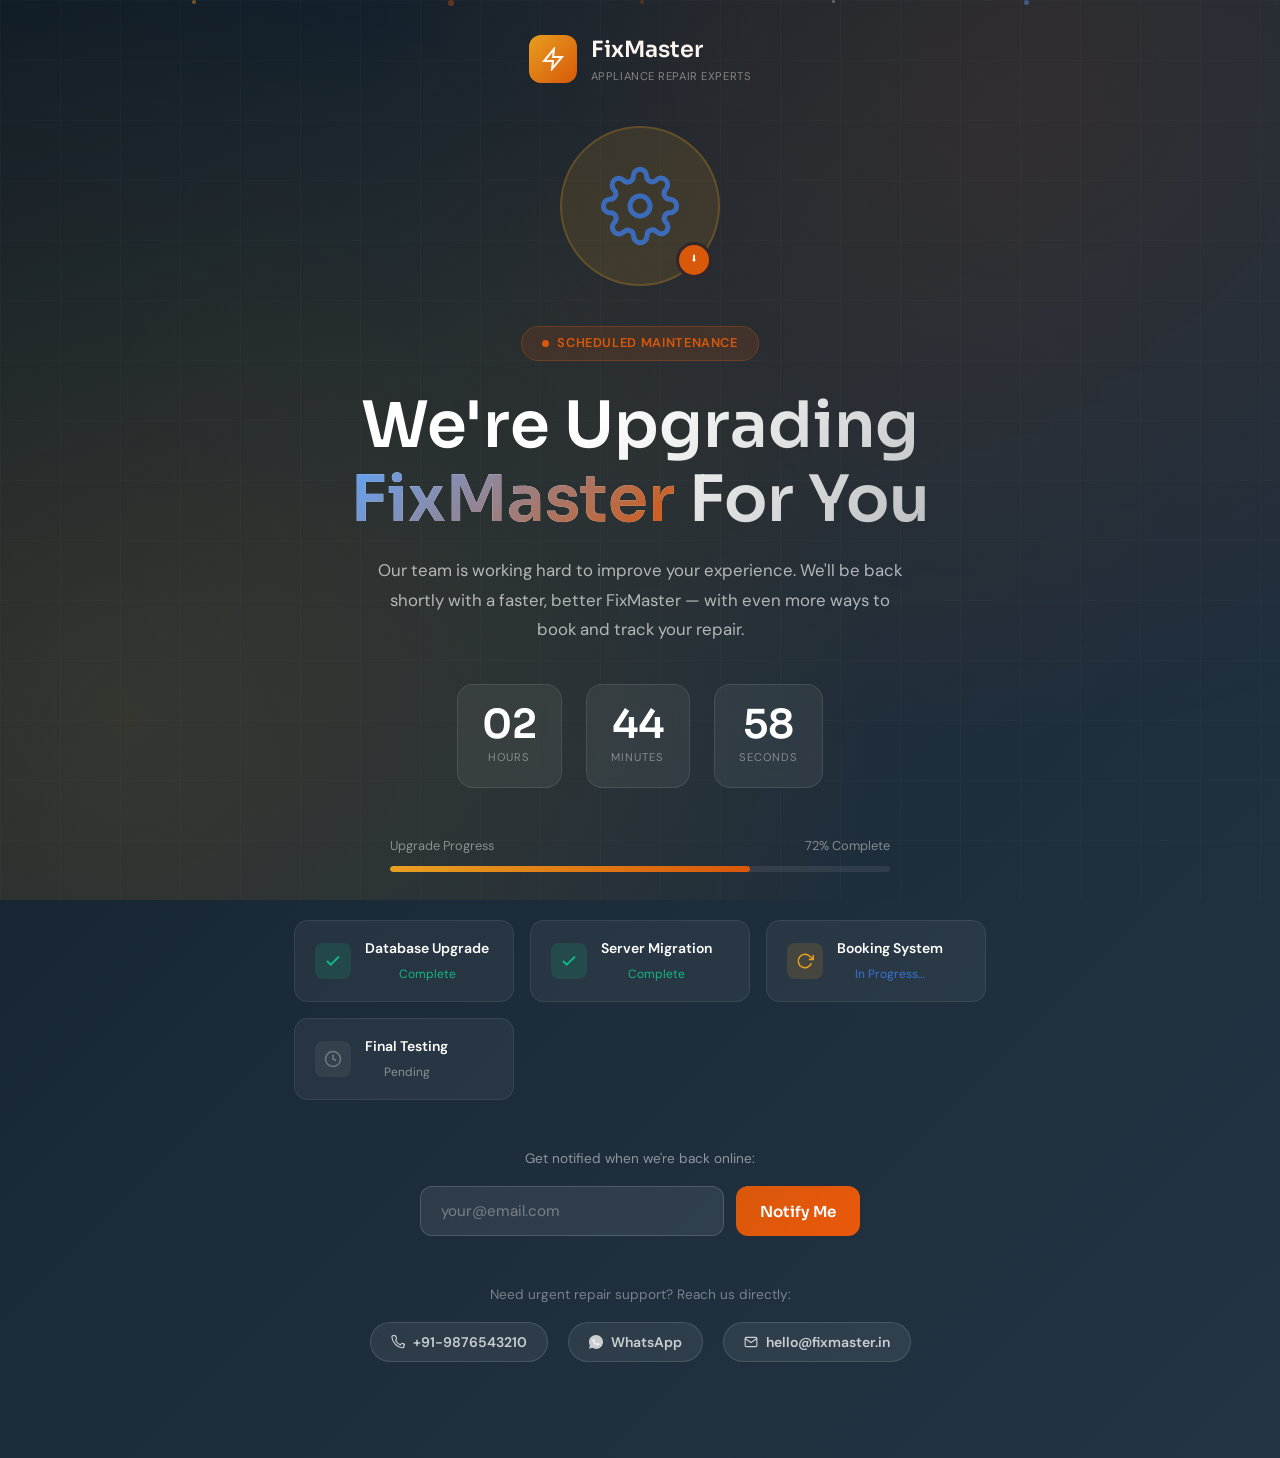
<file: maintenance.html>
<!DOCTYPE html>
<html lang="en" dir="ltr" data-theme="light">
<head>
  <meta charset="UTF-8" /><meta name="viewport" content="width=device-width, initial-scale=1.0" />
  <meta name="robots" content="noindex, nofollow" />
  <meta name="description" content="FixMaster is temporarily down for scheduled maintenance. We'll be back shortly." />
  <title>Under Maintenance | FixMaster Appliance Repair</title>
  <link rel="icon" type="image/svg+xml" href="favicon.svg" />
  <link rel="icon" type="image/png" href="favicon.png" />
  <link rel="apple-touch-icon" href="favicon.png" />
  <link rel="preconnect" href="https://fonts.googleapis.com" /><link rel="preconnect" href="https://fonts.gstatic.com" crossorigin /><link href="https://fonts.googleapis.com/css2?family=Sora:wght@400;600;700;800&family=DM+Sans:opsz,wght@9..40,400;9..40,500;9..40,600;9..40,700&display=swap" rel="stylesheet" /><link rel="stylesheet" href="css/style.css" />
  <style>
    :root {
      --navy: #1C2B39; --navy-light: #243444; --blue: #E8A020; --orange: #D9580A;
      --white: #F8FAFC; --text-muted: rgba(255,255,255,0.55);
    }
    *,*::before,*::after { margin:0;padding:0;box-sizing:border-box }
    body { min-height:100vh;background:linear-gradient(135deg,var(--navy-dark,#111D27) 0%,var(--navy) 50%,var(--navy-light) 100%);color:white;font-family:'DM Sans',sans-serif;display:flex;flex-direction:column;align-items:center;overflow-x:hidden;position:relative }

    body::before { content:'';position:fixed;inset:0;background-image:radial-gradient(circle at 80% 10%,rgba(217,88,10,0.12) 0%,transparent 50%),radial-gradient(circle at 10% 80%,rgba(232,160,32,0.14) 0%,transparent 55%),radial-gradient(circle at 50% 50%,rgba(232,160,32,0.04) 0%,transparent 70%);pointer-events:none }

    /* Grid lines decoration */
    body::after { content:'';position:fixed;inset:0;background-image:linear-gradient(rgba(255,255,255,0.02) 1px,transparent 1px),linear-gradient(90deg,rgba(255,255,255,0.02) 1px,transparent 1px);background-size:60px 60px;pointer-events:none }

    .logo { display:flex;align-items:center;gap:0.875rem;justify-content:center;padding:2rem 1rem 0;width:100% }
    .logo-icon { width:48px;height:48px;background:linear-gradient(135deg,var(--blue),var(--orange));border-radius:12px;display:flex;align-items:center;justify-content:center }
    .logo-name { font-family:'Sora',sans-serif;font-size:1.4rem;font-weight:600;color:white }
    .logo-tag { font-size:0.7rem;color:rgba(255,255,255,0.45);letter-spacing:0.05em;text-transform:uppercase }

    .main { position:relative;z-index:5;text-align:center;padding:2.5rem 1.5rem 4rem;max-width:800px;margin-inline:auto;animation:fadeInUp 0.8s ease }

    /* Animated Gear */
    .gear-wrap { position:relative;width:160px;height:160px;margin:0 auto 2.5rem;animation:float 4s ease-in-out infinite }
    .gear-bg { width:160px;height:160px;background:rgba(232,160,32,0.12);border:2px solid rgba(232,160,32,0.22);border-radius:50%;display:flex;align-items:center;justify-content:center }
    .gear-icon { animation:spinSlow 6s linear infinite }
    .gear-badge { position:absolute;bottom:8px;right:8px;width:36px;height:36px;background:var(--orange);border-radius:50%;display:flex;align-items:center;justify-content:center;border:3px solid rgba(9,27,51,0.8);animation:pulse 2s ease-in-out infinite }

    .status-pill { display:inline-flex;align-items:center;gap:0.5rem;background:rgba(217,88,10,0.14);border:1px solid rgba(217,88,10,0.28);border-radius:999px;padding:0.4rem 1.25rem;font-size:0.8rem;font-weight:600;color:var(--orange);margin-bottom:1.75rem;letter-spacing:0.05em }
    .status-dot { width:7px;height:7px;background:var(--orange);border-radius:50%;animation:pulse 1.5s ease-in-out infinite }

    .main-title { font-family:'Sora',sans-serif;font-size:clamp(2rem,6vw,4rem);font-weight:600;line-height:1.15;margin-bottom:1.25rem;background:linear-gradient(135deg,white 40%,rgba(255,255,255,0.65));-webkit-background-clip:text;-webkit-text-fill-color:transparent;background-clip:text }
    .main-title span { -webkit-text-fill-color:transparent;background:linear-gradient(135deg,#60A5FA,#D9580A);-webkit-background-clip:text;background-clip:text }

    .main-desc { color:rgba(255,255,255,0.65);font-size:1.05rem;line-height:1.75;max-width:540px;margin:0 auto 2.5rem }

    /* Countdown Timer */
    .countdown-wrap { display:flex;gap:1.5rem;justify-content:center;margin-bottom:3rem;flex-wrap:wrap }
    .countdown-unit { text-align:center;background:rgba(255,255,255,0.06);border:1px solid rgba(255,255,255,0.1);border-radius:1rem;padding:1.25rem 1.5rem;min-width:90px;backdrop-filter:blur(10px) }
    .countdown-num { font-family:'Sora',sans-serif;font-size:2.5rem;font-weight:600;color:white;line-height:1;display:block }
    .countdown-label { font-size:0.7rem;color:rgba(255,255,255,0.4);text-transform:uppercase;letter-spacing:0.1em;margin-top:0.25rem;display:block }

    /* Progress bar */
    .progress-wrap { max-width:500px;margin:0 auto 3rem }
    .progress-label { display:flex;justify-content:space-between;font-size:0.8rem;color:rgba(255,255,255,0.45);margin-bottom:0.6rem }
    .progress-bar { height:6px;background:rgba(255,255,255,0.08);border-radius:3px;overflow:hidden }
    .progress-fill { height:100%;width:72%;background:linear-gradient(90deg,var(--blue),var(--orange));border-radius:3px;animation:progressAnim 3s ease infinite alternate }

    /* Notify form */
    .notify-form { display:flex;gap:0.75rem;max-width:440px;margin:0 auto 3rem;flex-wrap:wrap;justify-content:center }
    .notify-input { flex:1;min-width:240px;padding:0.875rem 1.25rem;background:rgba(255,255,255,0.08);border:1px solid rgba(255,255,255,0.15);border-radius:0.75rem;color:white;font-size:0.95rem;outline:none;font-family:'DM Sans',sans-serif;transition:border-color 0.2s }
    .notify-input::placeholder { color:rgba(255,255,255,0.35) }
    .notify-input:focus { border-color:rgba(232,160,32,0.6);background:rgba(255,255,255,0.1) }
    .notify-btn { padding:0.875rem 1.5rem;background:linear-gradient(135deg,var(--orange),#EA580C);border:none;color:white;border-radius:0.75rem;font-weight:600;font-size:0.95rem;cursor:pointer;font-family:'Sora',sans-serif;transition:all 0.2s;white-space:nowrap }
    .notify-btn:hover { transform:translateY(-2px);box-shadow:0 8px 20px rgba(217,88,10,0.28) }

    /* What we're working on */
    .tasks { display:grid;grid-template-columns:repeat(auto-fit,minmax(220px,1fr));gap:1rem;max-width:700px;margin:0 auto 3rem }
    .task { display:flex;align-items:center;gap:0.875rem;background:rgba(255,255,255,0.05);border:1px solid rgba(255,255,255,0.08);border-radius:0.875rem;padding:1rem 1.25rem }
    .task-icon { width:36px;height:36px;border-radius:0.5rem;display:flex;align-items:center;justify-content:center;flex-shrink:0 }
    .task-done .task-icon { background:rgba(16,185,129,0.15) }
    .task-progress .task-icon { background:rgba(232,160,32,0.14) }
    .task-pending .task-icon { background:rgba(255,255,255,0.06) }
    .task-text p { font-size:0.875rem;font-weight:600 }
    .task-text span { font-size:0.75rem;color:rgba(255,255,255,0.45) }

    /* Social contact row */
    .contact-row { display:flex;gap:1.25rem;justify-content:center;flex-wrap:wrap;margin-bottom:2rem }
    .contact-chip { display:inline-flex;align-items:center;gap:0.5rem;background:rgba(255,255,255,0.07);border:1px solid rgba(255,255,255,0.12);border-radius:999px;padding:0.5rem 1.25rem;font-size:0.875rem;font-weight:600;color:rgba(255,255,255,0.75);text-decoration:none;transition:all 0.2s }
    .contact-chip:hover { background:rgba(255,255,255,0.12);color:white;transform:translateY(-2px) }

    @keyframes fadeInUp { from{opacity:0;transform:translateY(30px)} to{opacity:1;transform:translateY(0)} }
    @keyframes spinSlow { from{transform:rotate(0deg)} to{transform:rotate(360deg)} }
    @keyframes float { 0%,100%{transform:translateY(0)} 50%{transform:translateY(-12px)} }
    @keyframes pulse { 0%,100%{opacity:1;transform:scale(1)} 50%{opacity:0.7;transform:scale(0.95)} }
    @keyframes progressAnim { from{width:60%} to{width:80%} }
    @keyframes spin { from{transform:rotate(360deg)} to{transform:rotate(0deg)} }

    /* Floating particles */
    .particle { position:fixed;border-radius:50%;animation:floatParticle linear infinite;pointer-events:none }
    @keyframes floatParticle { 0%{opacity:0;transform:translateY(100vh) scale(0)} 10%{opacity:0.6} 90%{opacity:0.3} 100%{opacity:0;transform:translateY(-100px) scale(1)} }

    @media(max-width:600px) { .countdown-unit{padding:1rem;min-width:70px} .countdown-num{font-size:2rem} .tasks{grid-template-columns:1fr} }
  </style>
</head>
<body>
<!-- Floating particles -->
<div class="particle" style="width:4px;height:4px;background:rgba(232,160,32,0.45);left:15%;animation-duration:12s;animation-delay:0s"></div>
<div class="particle" style="width:6px;height:6px;background:rgba(217,88,10,0.38);left:35%;animation-duration:18s;animation-delay:3s"></div>
<div class="particle" style="width:3px;height:3px;background:rgba(255,255,255,0.3);left:65%;animation-duration:15s;animation-delay:6s"></div>
<div class="particle" style="width:5px;height:5px;background:rgba(96,165,250,0.4);left:80%;animation-duration:20s;animation-delay:9s"></div>
<div class="particle" style="width:4px;height:4px;background:rgba(217,88,10,0.28);left:50%;animation-duration:14s;animation-delay:2s"></div>

<!-- Logo -->
<div class="logo">
  <div class="logo-icon"><svg width="24" height="24" fill="none" stroke="white" stroke-width="2" viewBox="0 0 24 24"><polygon points="13 2 3 14 12 14 11 22 21 10 12 10 13 2"/></svg></div>
  <div><div class="logo-name">FixMaster</div><div class="logo-tag">Appliance Repair Experts</div></div>
</div>

<main class="main" role="main" aria-label="Maintenance page">
  <!-- Animated gear -->
  <div class="gear-wrap">
    <div class="gear-bg">
      <svg class="gear-icon" width="80" height="80" fill="none" stroke="rgba(59,130,246,0.7)" stroke-width="1.5" viewBox="0 0 24 24">
        <path d="M12 15a3 3 0 1 0 0-6 3 3 0 0 0 0 6z"/>
        <path d="M19.4 15a1.65 1.65 0 0 0 .33 1.82l.06.06a2 2 0 0 1-2.83 2.83l-.06-.06a1.65 1.65 0 0 0-1.82-.33 1.65 1.65 0 0 0-1 1.51V21a2 2 0 0 1-4 0v-.09A1.65 1.65 0 0 0 9 19.4a1.65 1.65 0 0 0-1.82.33l-.06.06a2 2 0 0 1-2.83-2.83l.06-.06A1.65 1.65 0 0 0 4.68 15a1.65 1.65 0 0 0-1.51-1H3a2 2 0 0 1 0-4h.09A1.65 1.65 0 0 0 4.6 9a1.65 1.65 0 0 0-.33-1.82l-.06-.06a2 2 0 0 1 2.83-2.83l.06.06A1.65 1.65 0 0 0 9 4.68a1.65 1.65 0 0 0 1-1.51V3a2 2 0 0 1 4 0v.09a1.65 1.65 0 0 0 1 1.51 1.65 1.65 0 0 0 1.82-.33l.06-.06a2 2 0 0 1 2.83 2.83l-.06.06A1.65 1.65 0 0 0 19.4 9a1.65 1.65 0 0 0 1.51 1H21a2 2 0 0 1 0 4h-.09a1.65 1.65 0 0 0-1.51 1z"/>
      </svg>
    </div>
    <div class="gear-badge"><svg width="18" height="18" fill="none" stroke="white" stroke-width="2.5" viewBox="0 0 24 24"><line x1="12" y1="5" x2="12" y2="12"/><circle cx="12" cy="12" r="2" fill="white" stroke="none"/></svg></div>
  </div>

  <!-- Status pill -->
  <div class="status-pill"><div class="status-dot"></div> SCHEDULED MAINTENANCE</div>

  <h1 class="main-title">We're Upgrading<br><span>FixMaster</span> For You</h1>
  <p class="main-desc">Our team is working hard to improve your experience. We'll be back shortly with a faster, better FixMaster — with even more ways to book and track your repair.</p>

  <!-- Countdown -->
  <div class="countdown-wrap" role="timer" aria-label="Time until site is back online">
    <div class="countdown-unit"><span class="countdown-num" id="cd-hours">02</span><span class="countdown-label">Hours</span></div>
    <div class="countdown-unit"><span class="countdown-num" id="cd-mins">45</span><span class="countdown-label">Minutes</span></div>
    <div class="countdown-unit"><span class="countdown-num" id="cd-secs">00</span><span class="countdown-label">Seconds</span></div>
  </div>

  <!-- Progress bar -->
  <div class="progress-wrap">
    <div class="progress-label"><span>Upgrade Progress</span><span>72% Complete</span></div>
    <div class="progress-bar"><div class="progress-fill"></div></div>
  </div>

  <!-- What we're working on -->
  <div class="tasks" role="list" aria-label="Maintenance tasks">
    <div class="task task-done" role="listitem"><div class="task-icon"><svg width="18" height="18" fill="none" stroke="#10B981" stroke-width="2.5" viewBox="0 0 24 24"><polyline points="20 6 9 17 4 12"/></svg></div><div class="task-text"><p>Database Upgrade</p><span style="color:#10B981">Complete</span></div></div>
    <div class="task task-done" role="listitem"><div class="task-icon"><svg width="18" height="18" fill="none" stroke="#10B981" stroke-width="2.5" viewBox="0 0 24 24"><polyline points="20 6 9 17 4 12"/></svg></div><div class="task-text"><p>Server Migration</p><span style="color:#10B981">Complete</span></div></div>
    <div class="task task-progress" role="listitem"><div class="task-icon"><svg width="18" height="18" fill="none" stroke="var(--blue)" stroke-width="2" viewBox="0 0 24 24"><polyline points="23 4 23 10 17 10"/><path d="M20.49 15a9 9 0 1 1-2.12-9.36L23 10"/></svg></div><div class="task-text"><p>Booking System</p><span style="color:rgba(59,130,246,0.8)">In Progress…</span></div></div>
    <div class="task task-pending" role="listitem"><div class="task-icon"><svg width="18" height="18" fill="none" stroke="rgba(255,255,255,0.3)" stroke-width="2" viewBox="0 0 24 24"><circle cx="12" cy="12" r="10"/><polyline points="12 6 12 12 16 14"/></svg></div><div class="task-text"><p>Final Testing</p><span>Pending</span></div></div>
  </div>

  <!-- Notify form -->
  <p style="color:rgba(255,255,255,0.5);font-size:0.85rem;margin-bottom:1rem">Get notified when we're back online:</p>
  <form class="notify-form" id="notifyForm" aria-label="Notify me form">
    <input type="email" class="notify-input" placeholder="your@email.com" required aria-label="Email address" />
    <button type="submit" class="notify-btn">Notify Me</button>
  </form>

  <!-- Contact links -->
  <p style="color:rgba(255,255,255,0.4);font-size:0.85rem;margin-bottom:1rem">Need urgent repair support? Reach us directly:</p>
  <div class="contact-row">
    <a href="tel:+919876543210" class="contact-chip"><svg width="14" height="14" fill="none" stroke="currentColor" stroke-width="2" viewBox="0 0 24 24"><path d="M22 16.92v3a2 2 0 0 1-2.18 2 19.79 19.79 0 0 1-8.63-3.07A19.5 19.5 0 0 1 4.69 12a19.79 19.79 0 0 1-3.07-8.67A2 2 0 0 1 3.6 1.17h3a2 2 0 0 1 2 1.72c.127.96.361 1.903.7 2.81a2 2 0 0 1-.45 2.11L7.91 8.91a16 16 0 0 0 8 8l1.8-1.8a2 2 0 0 1 2.11-.45c.907.339 1.85.573 2.81.7A2 2 0 0 1 24 17z"/></svg> +91-9876543210</a>
    <a href="https://wa.me/919876543210" class="contact-chip"><svg width="14" height="14" fill="currentColor" viewBox="0 0 24 24"><path d="M17.472 14.382c-.297-.149-1.758-.867-2.03-.967-.273-.099-.471-.148-.67.15-.197.297-.767.966-.94 1.164-.173.199-.347.223-.644.075-.297-.15-1.255-.463-2.39-1.475-.883-.788-1.48-1.761-1.653-2.059-.173-.297-.018-.458.13-.606.134-.133.298-.347.446-.52.149-.174.198-.298.298-.497.099-.198.05-.371-.025-.52-.075-.149-.669-1.612-.916-2.207-.242-.579-.487-.5-.669-.51-.173-.008-.371-.01-.57-.01-.198 0-.52.074-.792.372-.272.297-1.04 1.016-1.04 2.479 0 1.462 1.065 2.875 1.213 3.074.149.198 2.096 3.2 5.077 4.487.709.306 1.262.489 1.694.625.712.227 1.36.195 1.871.118.571-.085 1.758-.719 2.006-1.413.248-.694.248-1.289.173-1.413-.074-.124-.272-.198-.57-.347z"/><path d="M12 0C5.373 0 0 5.373 0 12c0 2.127.558 4.122 1.532 5.853L.057 23.5l5.797-1.52A11.952 11.952 0 0 0 12 24c6.627 0 12-5.373 12-12S18.627 0 12 0z"/></svg> WhatsApp</a>
    <a href="mailto:hello@fixmaster.in" class="contact-chip"><svg width="14" height="14" fill="none" stroke="currentColor" stroke-width="2" viewBox="0 0 24 24"><path d="M4 4h16c1.1 0 2 .9 2 2v12c0 1.1-.9 2-2 2H4c-1.1 0-2-.9-2-2V6c0-1.1.9-2 2-2z"/><polyline points="22,6 12,13 2,6"/></svg> hello@fixmaster.in</a>
  </div>
</main>

<script>
  // Live countdown timer — set target to 2.75 hours from page load
  const end = new Date(Date.now() + 2.75 * 3600000);
  function tick(){
    const diff = end - Date.now();
    if(diff <= 0){ document.getElementById('cd-hours').textContent='00';document.getElementById('cd-mins').textContent='00';document.getElementById('cd-secs').textContent='00';return; }
    const h = Math.floor(diff/3600000);const m = Math.floor((diff%3600000)/60000);const s = Math.floor((diff%60000)/1000);
    document.getElementById('cd-hours').textContent = String(h).padStart(2,'0');
    document.getElementById('cd-mins').textContent = String(m).padStart(2,'0');
    document.getElementById('cd-secs').textContent = String(s).padStart(2,'0');
  }
  tick();setInterval(tick,1000);

  // Dark mode from localStorage
  if(localStorage.getItem('theme')==='dark' || (!localStorage.getItem('theme') && window.matchMedia('(prefers-color-scheme:dark)').matches)){
    document.documentElement.setAttribute('data-theme','dark');
  }

  // Handle notify form submit cleanly to avoid nested quotes rendering bugs
  const notifyForm = document.getElementById('notifyForm');
  if (notifyForm) {
    notifyForm.addEventListener('submit', function(e) {
      e.preventDefault();
      this.innerHTML = '<p style="color:rgba(255,255,255,0.8);font-size:0.95rem;display:flex;align-items:center;justify-content:center;gap:0.5rem"><svg viewBox="0 0 24 24" width="1.25em" height="1.25em" fill="none" stroke="#10B981" stroke-width="2.5" stroke-linecap="round" stroke-linejoin="round" style="flex-shrink:0"><polyline points="20 6 9 17 4 12"/></svg> Thanks! We will notify you when we are back.</p>';
    });
  }
</script>
<script src="js/booking.js"></script>
</body>
</html>
</file>
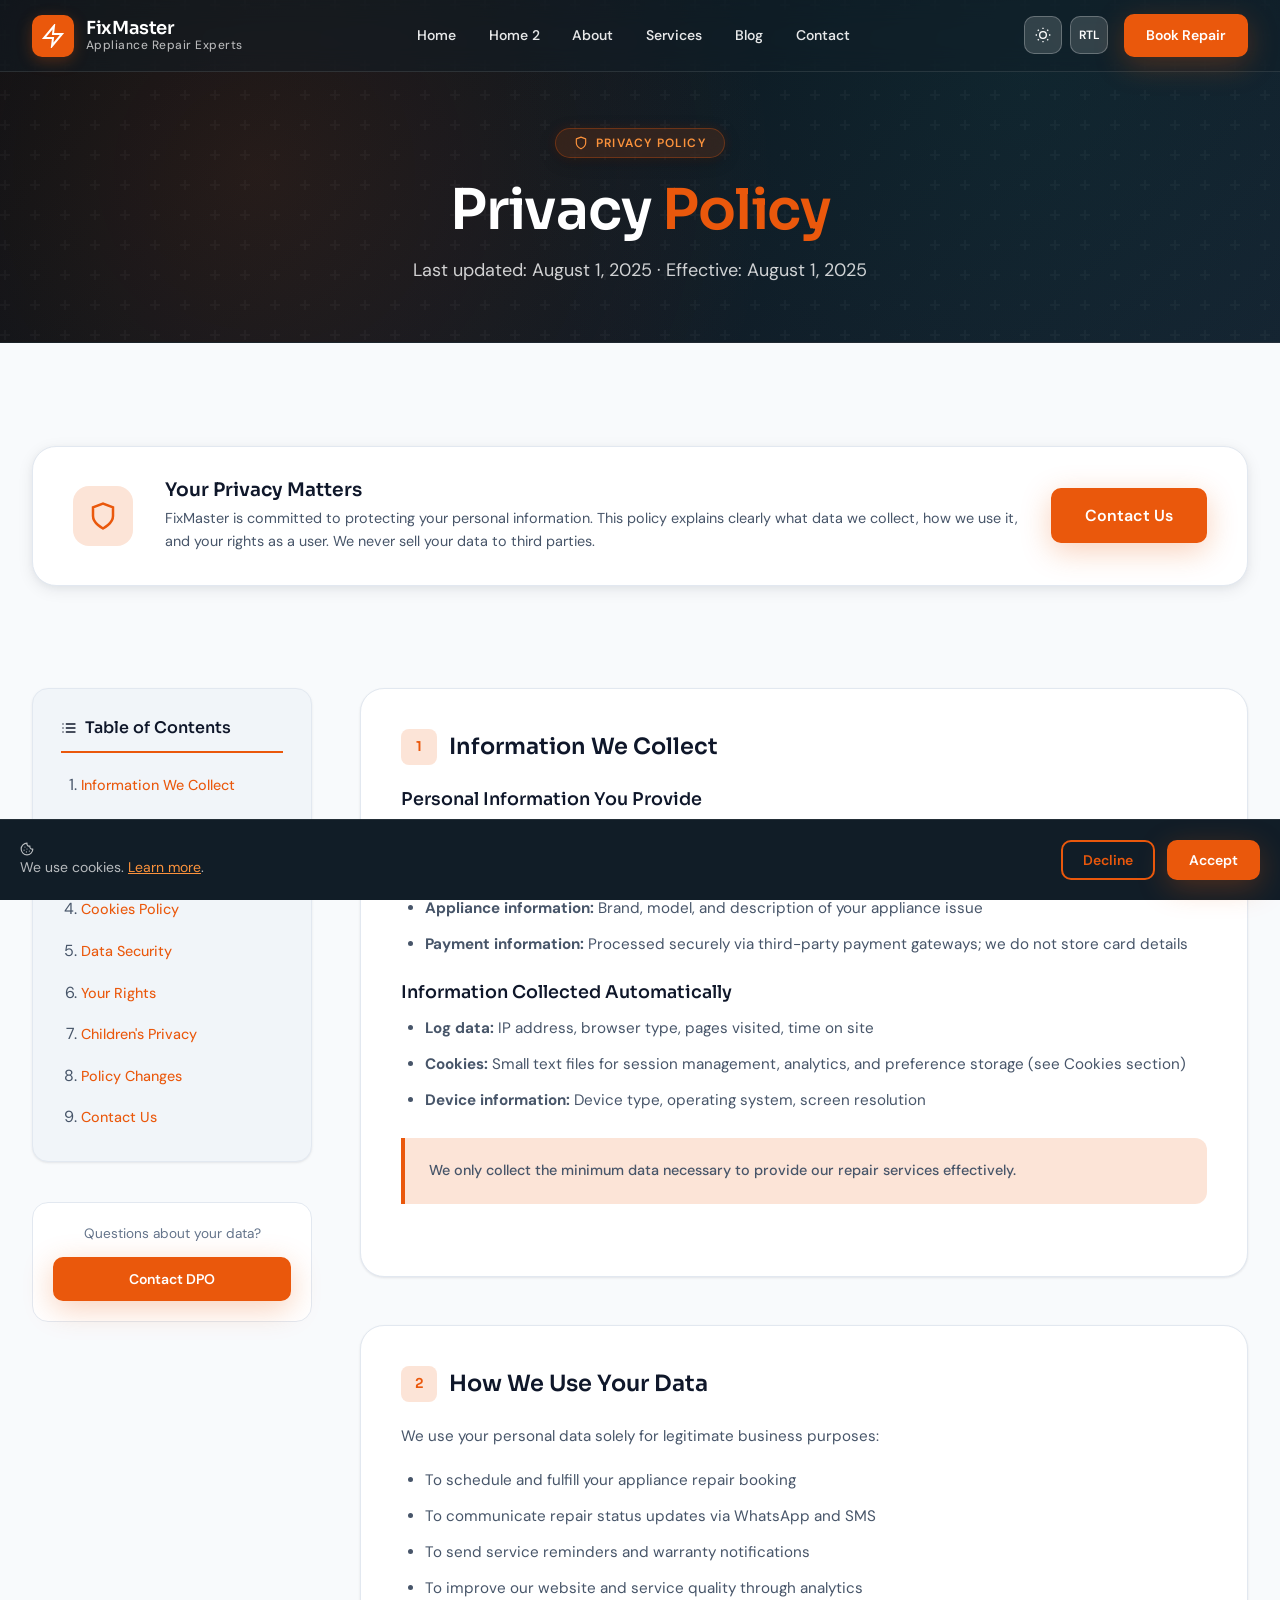
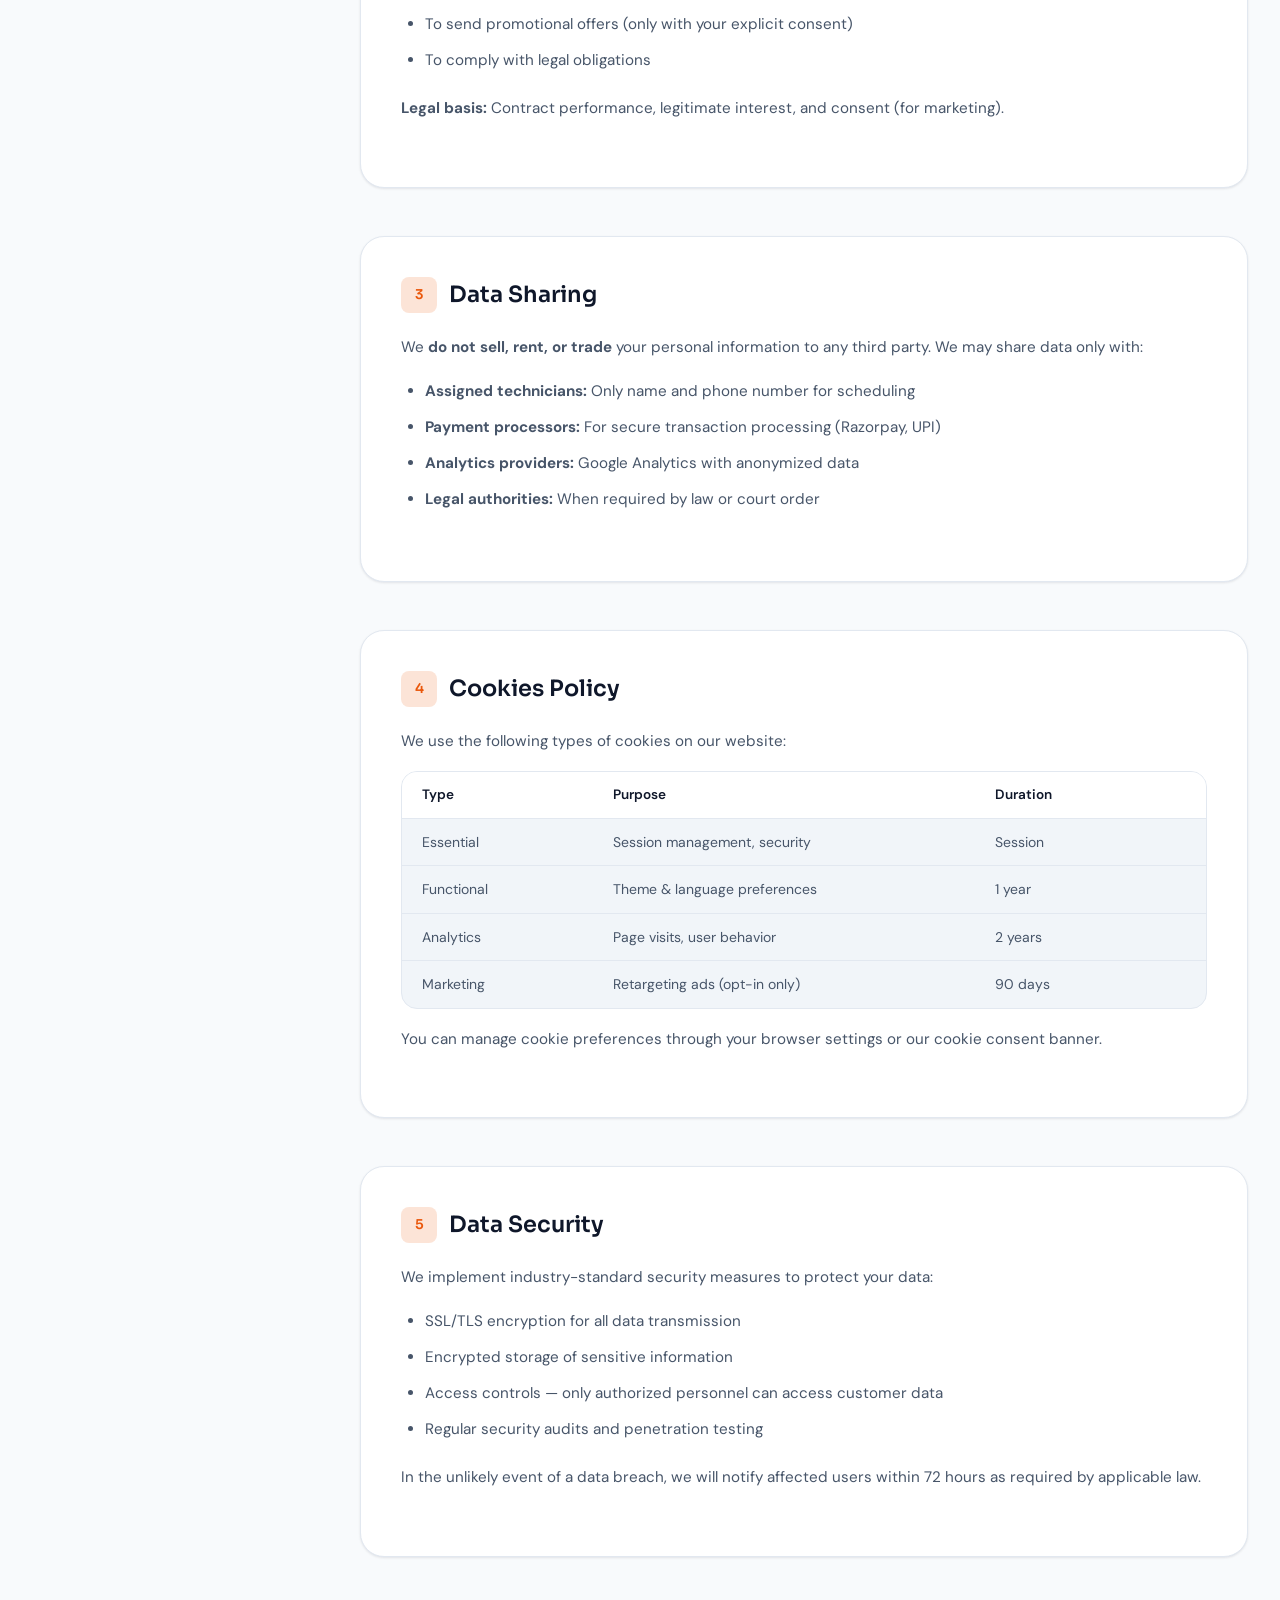
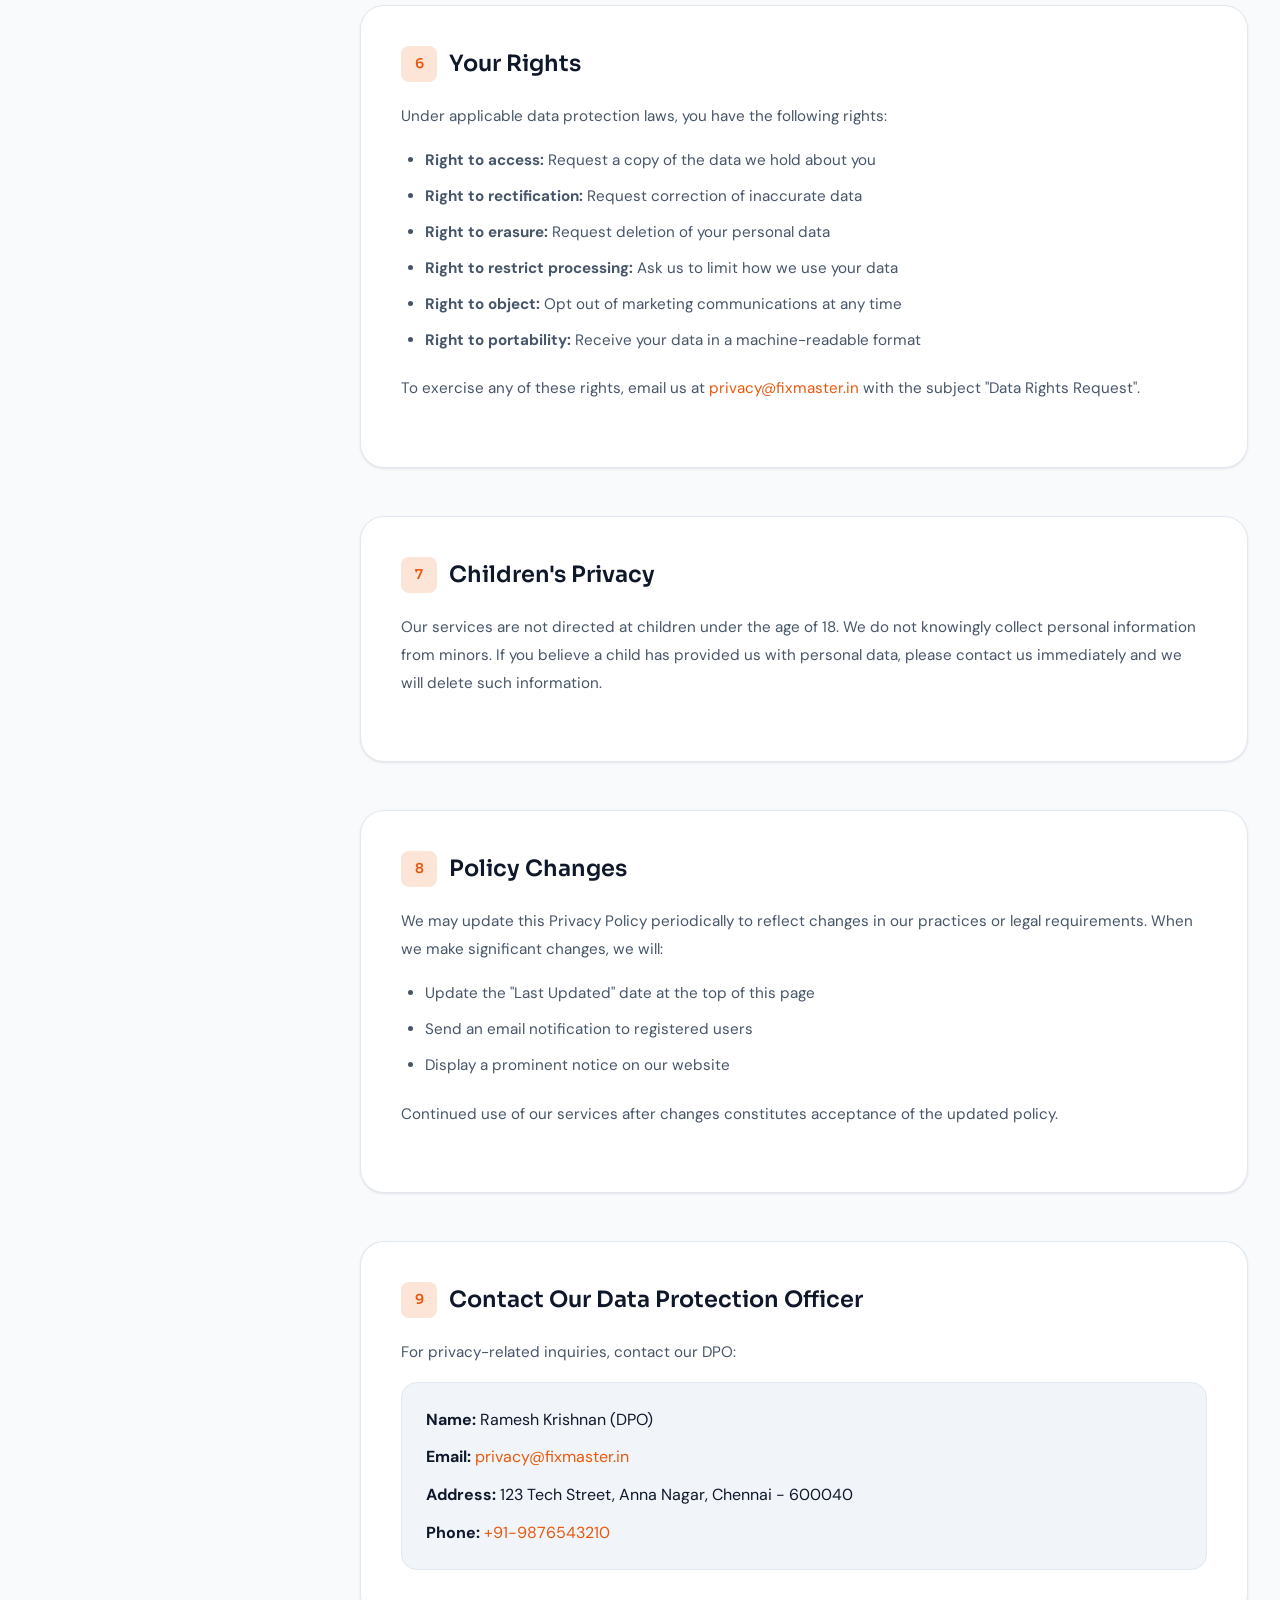
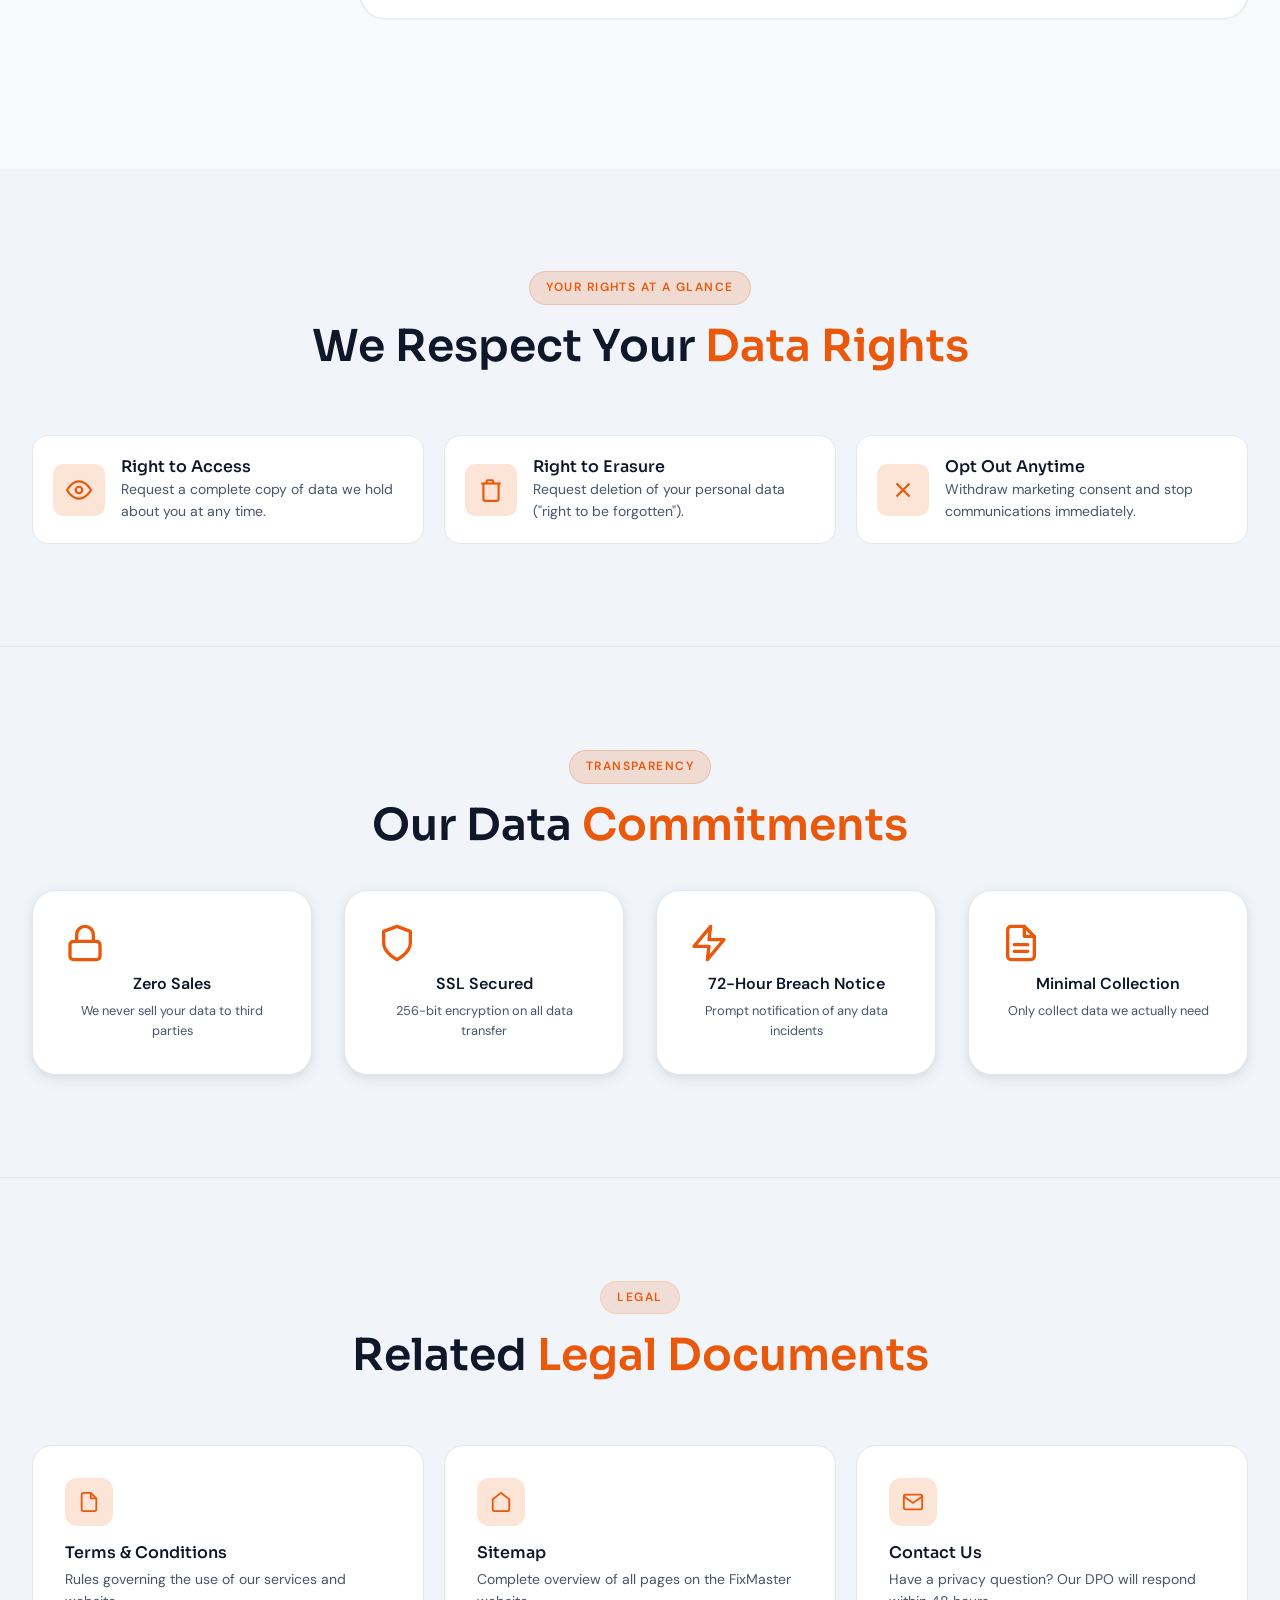
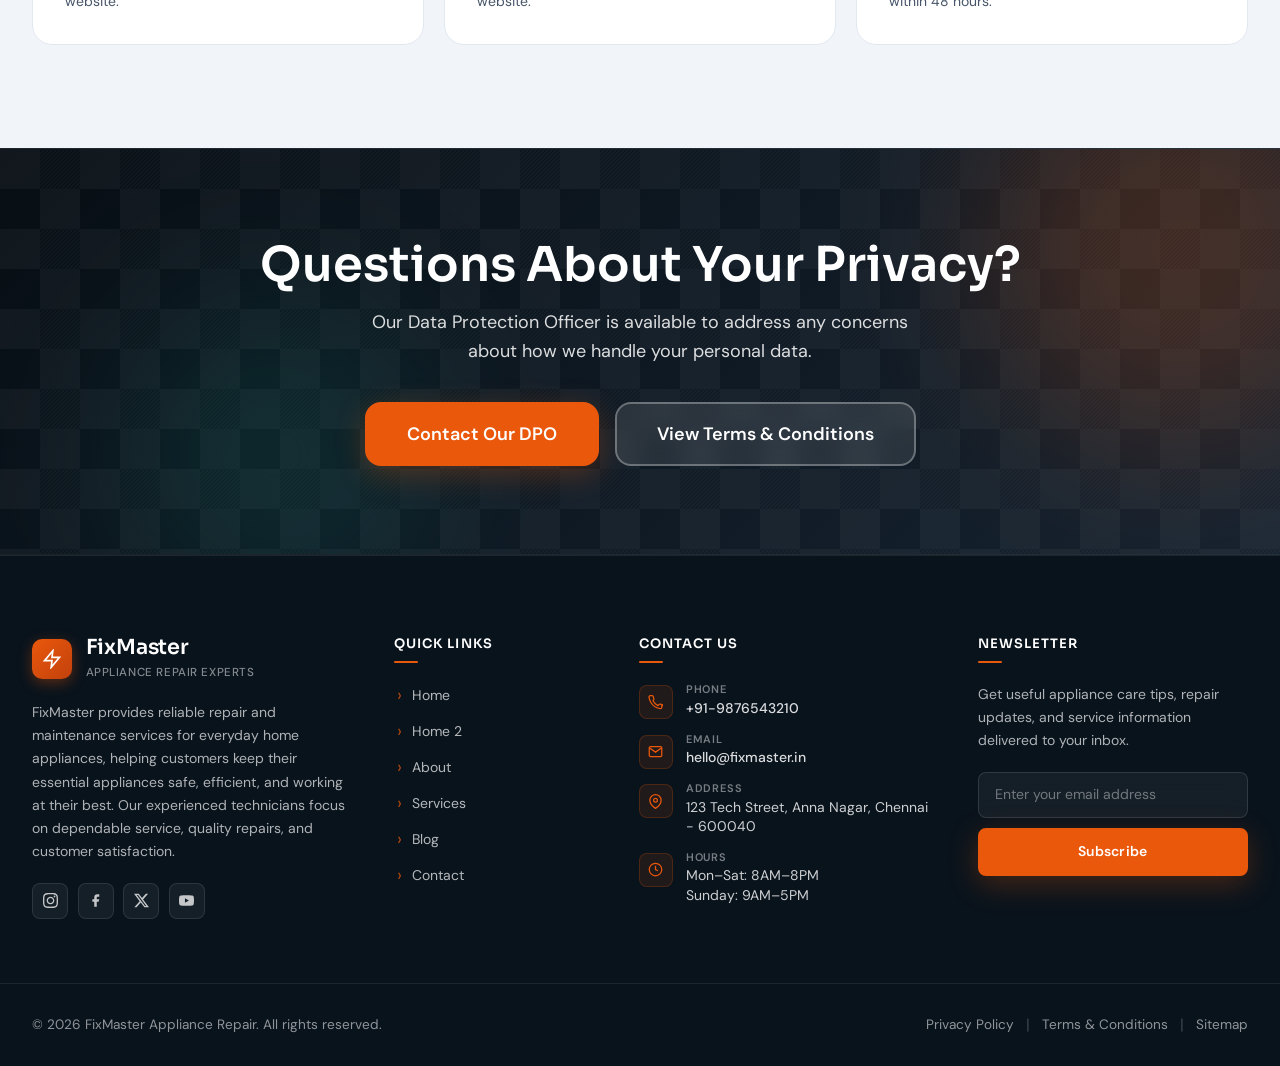
<file: privacy-policy.html>
<!DOCTYPE html>
<html lang="en" dir="ltr" data-theme="light">
<head>
  <meta charset="UTF-8" /><meta name="viewport" content="width=device-width, initial-scale=1.0" />
  <meta name="description" content="FixMaster Privacy Policy - Learn how we collect, use, and protect your personal data in compliance with data protection regulations." />
  <title>Privacy Policy | FixMaster Appliance Repair</title>
  <link rel="icon" type="image/svg+xml" href="favicon.svg" />
  <link rel="icon" type="image/png" href="favicon.png" />
  <link rel="apple-touch-icon" href="favicon.png" />
  <link rel="stylesheet" href="css/style.css" /><link rel="stylesheet" href="css/animations.css" /><link rel="stylesheet" href="css/dark-mode.css" /><link rel="stylesheet" href="css/responsive.css" />
  <style>
    .policy-toc { background:var(--bg-secondary);border:1px solid var(--border-color);border-radius:1rem;padding:1.75rem;margin-bottom:2.5rem }
    .policy-toc h4 { font-family:'Sora',sans-serif;font-weight:550;margin-bottom:1rem;font-size:1rem }
    .policy-toc ol { padding-left:1.25rem;color:var(--text-secondary);line-height:2 }
    .policy-toc li a { color:var(--color-orange);text-decoration:none;font-size:0.9rem;transition:color 0.2s }
    .policy-section { margin-bottom:3rem;padding-bottom:3rem;border-bottom:1px solid var(--border-color) }
    .policy-section:last-child { border-bottom:none }
    .policy-section h2 { font-family:'Sora',sans-serif;font-size:1.4rem;font-weight:600;margin-bottom:1.25rem;display:flex;align-items:center;gap:0.75rem;scroll-margin-top:100px }
    .policy-section h3 { font-family:'Sora',sans-serif;font-size:1.1rem;font-weight:550;margin:1.5rem 0 0.75rem }
    .policy-section p,.policy-section li { color:var(--text-secondary);line-height:1.85;font-size:0.95rem }
    .policy-section ul,.policy-section ol { padding-left:1.5rem;margin-bottom:1.25rem }
    .policy-section li { margin-bottom:0.5rem }
    .policy-highlight { background:var(--color-orange-glow);border-left:4px solid var(--color-orange);border-radius:0 0.75rem 0.75rem 0;padding:1.25rem 1.5rem;margin:1.5rem 0;font-size:0.9rem;color:var(--text-secondary) }
  </style>
</head>
<body>
<div id="preloader"><div class="preloader-logo"><div style="width:64px;height:64px;background:linear-gradient(135deg,#EA580C,#C2410C);border-radius:16px;display:flex;align-items:center;justify-content:center;margin:0 auto 1rem"><svg width="36" height="36" fill="none" stroke="white" stroke-width="2" viewBox="0 0 24 24"><polygon points="13 2 3 14 12 14 11 22 21 10 12 10 13 2"/></svg></div><p style="color:white;font-family:'Sora',sans-serif;font-size:1.25rem;font-weight:600;letter-spacing:0.02em;text-align:center">FixMaster</p></div><div class="preloader-bar"><div class="preloader-fill"></div></div></div>
<div class="scroll-indicator"></div>

<nav class="navbar"><div class="container"><div class="navbar-inner">
  <a href="index.html" class="navbar-logo"><div class="logo-icon"><svg width="24" height="24" fill="none" stroke="white" stroke-width="2" viewBox="0 0 24 24"><polygon points="13 2 3 14 12 14 11 22 21 10 12 10 13 2"/></svg></div><div class="logo-text"><span class="logo-name">FixMaster</span><span class="logo-tagline">Appliance Repair Experts</span></div></a>
    <ul class="navbar-nav">
    <li class="nav-item"><a href="index.html" class="nav-link">Home</a></li>
    <li class="nav-item"><a href="home2.html" class="nav-link">Home 2</a></li>
    <li class="nav-item"><a href="about.html" class="nav-link">About</a></li>
    <li class="nav-item"><a href="services.html" class="nav-link">Services</a></li>
    <li class="nav-item"><a href="blog.html" class="nav-link">Blog</a></li>
    <li class="nav-item"><a href="contact.html" class="nav-link">Contact</a></li>
  </ul>
  <div class="navbar-controls"><button class="ctrl-btn theme-toggle" id="themeToggle" aria-label="Toggle theme"><span data-sun><svg width="16" height="16" fill="none" stroke="currentColor" stroke-width="2" viewBox="0 0 24 24"><circle cx="12" cy="12" r="5"/><line x1="12" y1="1" x2="12" y2="3"/><line x1="12" y1="21" x2="12" y2="23"/><line x1="4.22" y1="4.22" x2="5.64" y2="5.64"/><line x1="18.36" y1="18.36" x2="19.78" y2="19.78"/><line x1="1" y1="12" x2="3" y2="12"/><line x1="21" y1="12" x2="23" y2="12"/><line x1="4.22" y1="19.78" x2="5.64" y2="18.36"/><line x1="18.36" y1="5.64" x2="19.78" y2="4.22"/></svg></span><span data-moon style="display:none"><svg width="16" height="16" fill="none" stroke="currentColor" stroke-width="2" viewBox="0 0 24 24"><path d="M21 12.79A9 9 0 1 1 11.21 3 7 7 0 0 0 21 12.79z"/></svg></span></button><button class="ctrl-btn rtl-toggle" id="rtlToggle" aria-label="Toggle RTL/LTR">RTL</button><a href="services.html#booking" class="btn btn-orange btn-sm navbar-cta">Book Repair</a><button class="hamburger" id="hamburger" aria-label="Open menu"><span></span><span></span><span></span></button></div>
</div></div></nav>
<nav class="mobile-nav" id="mobileNav" aria-label="Mobile navigation">
  <a href="index.html" class="mobile-nav-link"><span style="display:inline-flex;align-items:center;gap:0.45rem"><svg viewBox="0 0 24 24" width="1em" height="1em" fill="none" stroke="currentColor" stroke-width="2" stroke-linecap="round" stroke-linejoin="round" style="vertical-align:-0.125em;flex-shrink:0" aria-hidden="true"><path d="M3 9l9-7 9 7v11a2 2 0 0 1-2 2H5a2 2 0 0 1-2-2z"/><polyline points="9 22 9 12 15 12 15 22"/></svg> Home</span></a>
  <a href="home2.html" class="mobile-nav-link"><span style="display:inline-flex;align-items:center;gap:0.45rem"><svg viewBox="0 0 24 24" width="1em" height="1em" fill="none" stroke="currentColor" stroke-width="2" stroke-linecap="round" stroke-linejoin="round" style="vertical-align:-0.125em;flex-shrink:0" aria-hidden="true"><path d="M9 9h11a2 2 0 0 1 2 2v9a2 2 0 0 1-2 2H11a2 2 0 0 1-2-2z"/><path d="M15 15V5a2 2 0 0 0-2-2H4a2 2 0 0 0-2 2v9a2 2 0 0 0 2 2h2"/></svg> Home 2</span></a>
  <a href="about.html" class="mobile-nav-link"><span style="display:inline-flex;align-items:center;gap:0.45rem"><svg viewBox="0 0 24 24" width="1em" height="1em" fill="none" stroke="currentColor" stroke-width="2" stroke-linecap="round" stroke-linejoin="round" style="vertical-align:-0.125em;flex-shrink:0" aria-hidden="true"><circle cx="12" cy="12" r="10"/><line x1="12" y1="8" x2="12" y2="12"/><line x1="12" y1="16" x2="12.01" y2="16"/></svg> About</span></a>
  <a href="services.html" class="mobile-nav-link"><span style="display:inline-flex;align-items:center;gap:0.45rem"><svg viewBox="0 0 24 24" width="1em" height="1em" fill="none" stroke="currentColor" stroke-width="2" stroke-linecap="round" stroke-linejoin="round" style="vertical-align:-0.125em;flex-shrink:0" aria-hidden="true"><path d="M14.7 6.3a1 1 0 0 0 0 1.4l1.6 1.6a1 1 0 0 0 1.4 0l3.77-3.77a6 6 0 0 1-7.94 7.94l-6.91 6.91a2.12 2.12 0 0 1-3-3l6.91-6.91a6 6 0 0 1 7.94-7.94l-3.76 3.76z"/></svg> Services</span></a>
  <a href="blog.html" class="mobile-nav-link"><span style="display:inline-flex;align-items:center;gap:0.45rem"><svg viewBox="0 0 24 24" width="1em" height="1em" fill="none" stroke="currentColor" stroke-width="2" stroke-linecap="round" stroke-linejoin="round" style="vertical-align:-0.125em;flex-shrink:0" aria-hidden="true"><path d="M4 22h16a2 2 0 0 0 2-2V4a2 2 0 0 0-2-2H8a2 2 0 0 0-2 2v16a2 2 0 0 1-2 2zm0 0a2 2 0 0 1-2-2v-9c0-1.1.9-2 2-2h2"/><path d="M18 14h-8"/><path d="M15 18h-5"/><path d="M10 6h8v4h-8V6z"/></svg> Blog</span></a>
  <a href="contact.html" class="mobile-nav-link"><span style="display:inline-flex;align-items:center;gap:0.45rem"><svg viewBox="0 0 24 24" width="1em" height="1em" fill="none" stroke="currentColor" stroke-width="2" stroke-linecap="round" stroke-linejoin="round" style="vertical-align:-0.125em;flex-shrink:0" aria-hidden="true"><path d="M22 16.92v3a2 2 0 0 1-2.18 2 19.79 19.79 0 0 1-8.63-3.07A19.5 19.5 0 0 1 4.69 12a19.79 19.79 0 0 1-3.07-8.67A2 2 0 0 1 3.6 1.17h3a2 2 0 0 1 2 1.72c.127.96.361 1.903.7 2.81a2 2 0 0 1-.45 2.11L7.91 8.91a16 16 0 0 0 8 8l1.8-1.8a2 2 0 0 1 2.11-.45c.907.339 1.85.573 2.81.7A2 2 0 0 1 24 17z"/></svg> Contact</span></a>
  <div class="mobile-controls">
    <a href="services.html#booking" class="btn btn-orange btn-sm">Book Repair</a>
  </div>
</nav>

<!-- SECTION 1: PAGE HERO -->
<section class="page-hero" aria-label="Privacy policy hero">
  <div class="page-hero-pattern"></div>
  <div class="container"><div class="page-hero-content reveal">
    <span class="page-hero-tag">
      <svg viewBox="0 0 24 24" width="14" height="14" fill="none" stroke="currentColor" stroke-width="2" stroke-linecap="round" stroke-linejoin="round" aria-hidden="true"><path d="M12 22s8-4 8-10V5l-8-3-8 3v7c0 6 8 10 8 10z"/></svg>
      Privacy Policy
    </span>
    <h1 class="page-hero-title">Privacy <span style="color:var(--color-orange)">Policy</span></h1>
    <p class="page-hero-desc">Last updated: August 1, 2025 · Effective: August 1, 2025</p>
  </div></div>
</section>

<!-- SECTION 2: INTRO BANNER -->
<section class="section" style="padding-bottom:0" aria-label="Privacy intro">
  <div class="container">
    <div class="reveal highlight-card" style="border-radius:1.5rem;padding:2rem 2.5rem;display:flex;align-items:center;gap:2rem;flex-wrap:wrap">
      <div style="width:60px;height:60px;background:var(--color-orange-glow);border-radius:1rem;display:flex;align-items:center;justify-content:center;flex-shrink:0"><svg width="30" height="30" fill="none" stroke="var(--color-orange)" stroke-width="2" viewBox="0 0 24 24"><path d="M12 22s8-4 8-10V5l-8-3-8 3v7c0 6 8 10 8 10z"/></svg></div>
      <div style="flex:1">
        <h3 style="color:var(--text-primary);font-family:'Sora',sans-serif;font-weight:600;margin-bottom:0.4rem">Your Privacy Matters</h3>
        <p style="color:var(--text-secondary);font-size:0.9rem;line-height:1.6">FixMaster is committed to protecting your personal information. This policy explains clearly what data we collect, how we use it, and your rights as a user. We never sell your data to third parties.</p>
      </div>
      <a href="contact.html" class="btn btn-orange" style="flex-shrink:0">Contact Us</a>
    </div>
  </div>
</section>

<!-- SECTION 3: POLICY CONTENT -->
<section class="section" aria-label="Privacy policy content">
  <div class="container">
    <div style="display:grid;grid-template-columns:280px 1fr;gap:3rem;align-items:start">
      <!-- TOC Sidebar -->
      <div class="reveal" style="position:sticky;top:100px">
        <div class="policy-toc">
          <h4><svg viewBox="0 0 24 24" width="1em" height="1em" fill="none" stroke="currentColor" stroke-width="2" stroke-linecap="round" stroke-linejoin="round" style="vertical-align:-0.125em;flex-shrink:0" aria-hidden="true"><line x1="8" y1="6" x2="21" y2="6"/><line x1="8" y1="12" x2="21" y2="12"/><line x1="8" y1="18" x2="21" y2="18"/><line x1="3" y1="6" x2="3.01" y2="6"/><line x1="3" y1="12" x2="3.01" y2="12"/><line x1="3" y1="18" x2="3.01" y2="18"/></svg> Table of Contents</h4>
          <ol>
            <li><a href="#info-collect">Information We Collect</a></li>
            <li><a href="#how-use">How We Use Your Data</a></li>
            <li><a href="#data-share">Data Sharing</a></li>
            <li><a href="#cookies">Cookies Policy</a></li>
            <li><a href="#data-security">Data Security</a></li>
            <li><a href="#your-rights">Your Rights</a></li>
            <li><a href="#children">Children's Privacy</a></li>
            <li><a href="#changes">Policy Changes</a></li>
            <li><a href="#contact-privacy">Contact Us</a></li>
          </ol>
        </div>
        <div style="background:var(--bg-card);border:1px solid var(--border-color);border-radius:1rem;padding:1.25rem;text-align:center">
          <p style="font-size:0.85rem;color:var(--text-muted);margin-bottom:0.75rem">Questions about your data?</p>
          <a href="contact.html" class="btn btn-sm btn-primary w-full">Contact DPO</a>
        </div>
      </div>

      <!-- Policy Body -->
      <div class="reveal">
        <div id="info-collect" class="policy-section">
          <h2><span style="width:36px;height:36px;background:var(--color-orange-glow);border-radius:0.5rem;display:inline-flex;align-items:center;justify-content:center;font-size:0.85rem;font-weight:600;color:var(--color-orange)">1</span>Information We Collect</h2>
          <h3>Personal Information You Provide</h3>
          <ul>
            <li><strong>Contact details:</strong> Name, phone number, email address when you book a repair or submit a contact form</li>
            <li><strong>Address:</strong> Your service address when you request home pickup or on-site service</li>
            <li><strong>Appliance information:</strong> Brand, model, and description of your appliance issue</li>
            <li><strong>Payment information:</strong> Processed securely via third-party payment gateways; we do not store card details</li>
          </ul>
          <h3>Information Collected Automatically</h3>
          <ul>
            <li><strong>Log data:</strong> IP address, browser type, pages visited, time on site</li>
            <li><strong>Cookies:</strong> Small text files for session management, analytics, and preference storage (see Cookies section)</li>
            <li><strong>Device information:</strong> Device type, operating system, screen resolution</li>
          </ul>
          <div class="policy-highlight">We only collect the minimum data necessary to provide our repair services effectively.</div>
        </div>

        <div id="how-use" class="policy-section">
          <h2><span style="width:36px;height:36px;background:var(--color-orange-glow);border-radius:0.5rem;display:inline-flex;align-items:center;justify-content:center;font-size:0.85rem;font-weight:600;color:var(--color-orange)">2</span>How We Use Your Data</h2>
          <p>We use your personal data solely for legitimate business purposes:</p>
          <ul>
            <li>To schedule and fulfill your appliance repair booking</li>
            <li>To communicate repair status updates via WhatsApp and SMS</li>
            <li>To send service reminders and warranty notifications</li>
            <li>To improve our website and service quality through analytics</li>
            <li>To send promotional offers (only with your explicit consent)</li>
            <li>To comply with legal obligations</li>
          </ul>
          <p><strong>Legal basis:</strong> Contract performance, legitimate interest, and consent (for marketing).</p>
        </div>

        <div id="data-share" class="policy-section">
          <h2><span style="width:36px;height:36px;background:var(--color-orange-glow);border-radius:0.5rem;display:inline-flex;align-items:center;justify-content:center;font-size:0.85rem;font-weight:600;color:var(--color-orange)">3</span>Data Sharing</h2>
          <p>We <strong>do not sell, rent, or trade</strong> your personal information to any third party. We may share data only with:</p>
          <ul>
            <li><strong>Assigned technicians:</strong> Only name and phone number for scheduling</li>
            <li><strong>Payment processors:</strong> For secure transaction processing (Razorpay, UPI)</li>
            <li><strong>Analytics providers:</strong> Google Analytics with anonymized data</li>
            <li><strong>Legal authorities:</strong> When required by law or court order</li>
          </ul>
        </div>

        <div id="cookies" class="policy-section">
          <h2><span style="width:36px;height:36px;background:var(--color-orange-glow);border-radius:0.5rem;display:inline-flex;align-items:center;justify-content:center;font-size:0.85rem;font-weight:600;color:var(--color-orange)">4</span>Cookies Policy</h2>
          <p>We use the following types of cookies on our website:</p>
          <div style="background:var(--bg-secondary);border:1px solid var(--border-color);border-radius:1rem;overflow:hidden">
            <div style="display:grid;grid-template-columns:1fr 2fr 1fr;padding:0.75rem 1.25rem;background:var(--bg-card);font-weight:600;font-size:0.85rem;border-bottom:1px solid var(--border-color)"><span>Type</span><span>Purpose</span><span>Duration</span></div>
            <div style="display:grid;grid-template-columns:1fr 2fr 1fr;padding:0.75rem 1.25rem;border-bottom:1px solid var(--border-color);font-size:0.875rem;color:var(--text-secondary)"><span>Essential</span><span>Session management, security</span><span>Session</span></div>
            <div style="display:grid;grid-template-columns:1fr 2fr 1fr;padding:0.75rem 1.25rem;border-bottom:1px solid var(--border-color);font-size:0.875rem;color:var(--text-secondary)"><span>Functional</span><span>Theme & language preferences</span><span>1 year</span></div>
            <div style="display:grid;grid-template-columns:1fr 2fr 1fr;padding:0.75rem 1.25rem;border-bottom:1px solid var(--border-color);font-size:0.875rem;color:var(--text-secondary)"><span>Analytics</span><span>Page visits, user behavior</span><span>2 years</span></div>
            <div style="display:grid;grid-template-columns:1fr 2fr 1fr;padding:0.75rem 1.25rem;font-size:0.875rem;color:var(--text-secondary)"><span>Marketing</span><span>Retargeting ads (opt-in only)</span><span>90 days</span></div>
          </div>
          <p style="margin-top:1rem">You can manage cookie preferences through your browser settings or our cookie consent banner.</p>
        </div>

        <div id="data-security" class="policy-section">
          <h2><span style="width:36px;height:36px;background:var(--color-orange-glow);border-radius:0.5rem;display:inline-flex;align-items:center;justify-content:center;font-size:0.85rem;font-weight:600;color:var(--color-orange)">5</span>Data Security</h2>
          <p>We implement industry-standard security measures to protect your data:</p>
          <ul>
            <li>SSL/TLS encryption for all data transmission</li>
            <li>Encrypted storage of sensitive information</li>
            <li>Access controls — only authorized personnel can access customer data</li>
            <li>Regular security audits and penetration testing</li>
          </ul>
          <p>In the unlikely event of a data breach, we will notify affected users within 72 hours as required by applicable law.</p>
        </div>

        <div id="your-rights" class="policy-section">
          <h2><span style="width:36px;height:36px;background:var(--color-orange-glow);border-radius:0.5rem;display:inline-flex;align-items:center;justify-content:center;font-size:0.85rem;font-weight:600;color:var(--color-orange)">6</span>Your Rights</h2>
          <p>Under applicable data protection laws, you have the following rights:</p>
          <ul>
            <li><strong>Right to access:</strong> Request a copy of the data we hold about you</li>
            <li><strong>Right to rectification:</strong> Request correction of inaccurate data</li>
            <li><strong>Right to erasure:</strong> Request deletion of your personal data</li>
            <li><strong>Right to restrict processing:</strong> Ask us to limit how we use your data</li>
            <li><strong>Right to object:</strong> Opt out of marketing communications at any time</li>
            <li><strong>Right to portability:</strong> Receive your data in a machine-readable format</li>
          </ul>
          <p>To exercise any of these rights, email us at <a href="mailto:privacy@fixmaster.in" style="color:var(--color-orange)">privacy@fixmaster.in</a> with the subject "Data Rights Request".</p>
        </div>

        <div id="children" class="policy-section">
          <h2><span style="width:36px;height:36px;background:var(--color-orange-glow);border-radius:0.5rem;display:inline-flex;align-items:center;justify-content:center;font-size:0.85rem;font-weight:600;color:var(--color-orange)">7</span>Children's Privacy</h2>
          <p>Our services are not directed at children under the age of 18. We do not knowingly collect personal information from minors. If you believe a child has provided us with personal data, please contact us immediately and we will delete such information.</p>
        </div>

        <div id="changes" class="policy-section">
          <h2><span style="width:36px;height:36px;background:var(--color-orange-glow);border-radius:0.5rem;display:inline-flex;align-items:center;justify-content:center;font-size:0.85rem;font-weight:600;color:var(--color-orange)">8</span>Policy Changes</h2>
          <p>We may update this Privacy Policy periodically to reflect changes in our practices or legal requirements. When we make significant changes, we will:</p>
          <ul>
            <li>Update the "Last Updated" date at the top of this page</li>
            <li>Send an email notification to registered users</li>
            <li>Display a prominent notice on our website</li>
          </ul>
          <p>Continued use of our services after changes constitutes acceptance of the updated policy.</p>
        </div>

        <div id="contact-privacy" class="policy-section">
          <h2><span style="width:36px;height:36px;background:var(--color-orange-glow);border-radius:0.5rem;display:inline-flex;align-items:center;justify-content:center;font-size:0.85rem;font-weight:600;color:var(--color-orange)">9</span>Contact Our Data Protection Officer</h2>
          <p>For privacy-related inquiries, contact our DPO:</p>
          <div style="background:var(--bg-secondary);border:1px solid var(--border-color);border-radius:1rem;padding:1.5rem;display:flex;flex-direction:column;gap:0.75rem">
            <div><strong>Name:</strong> Ramesh Krishnan (DPO)</div>
            <div><strong>Email:</strong> <a href="mailto:privacy@fixmaster.in" style="color:var(--color-orange)">privacy@fixmaster.in</a></div>
            <div><strong>Address:</strong> 123 Tech Street, Anna Nagar, Chennai - 600040</div>
            <div><strong>Phone:</strong> <a href="tel:+919876543210" style="color:var(--color-orange)">+91-9876543210</a></div>
          </div>
        </div>
      </div>
    </div>
  </div>
</section>

<!-- SECTION 4: QUICK RIGHTS CARDS -->
<section class="section bg-secondary" aria-label="Your rights quick overview">
  <div class="container">
    <div class="section-header reveal"><span class="section-tag orange">Your Rights at a Glance</span><h2 class="section-title">We Respect Your <span>Data Rights</span></h2></div>
    <div class="grid grid-3 gap-5 stagger-children">
      <div class="cert-card reveal"><div class="cert-icon"><svg width="26" height="26" fill="none" stroke="var(--color-orange)" stroke-width="2" viewBox="0 0 24 24"><path d="M1 12s4-8 11-8 11 8 11 8-4 8-11 8-11-8-11-8z"/><circle cx="12" cy="12" r="3"/></svg></div><div><h4 style="font-weight:550">Right to Access</h4><p style="font-size:0.875rem;color:var(--text-secondary)">Request a complete copy of data we hold about you at any time.</p></div></div>
      <div class="cert-card reveal reveal-delay-1"><div class="cert-icon"><svg width="26" height="26" fill="none" stroke="var(--color-orange)" stroke-width="2" viewBox="0 0 24 24"><polyline points="3 6 5 6 21 6"/><path d="M19 6v14a2 2 0 0 1-2 2H7a2 2 0 0 1-2-2V6m3 0V4a1 1 0 0 1 1-1h4a1 1 0 0 1 1 1v2"/></svg></div><div><h4 style="font-weight:550">Right to Erasure</h4><p style="font-size:0.875rem;color:var(--text-secondary)">Request deletion of your personal data ("right to be forgotten").</p></div></div>
      <div class="cert-card reveal reveal-delay-2"><div class="cert-icon"><svg width="26" height="26" fill="none" stroke="var(--color-orange)" stroke-width="2" viewBox="0 0 24 24"><line x1="18" y1="6" x2="6" y2="18"/><line x1="6" y1="6" x2="18" y2="18"/></svg></div><div><h4 style="font-weight:550">Opt Out Anytime</h4><p style="font-size:0.875rem;color:var(--text-secondary)">Withdraw marketing consent and stop communications immediately.</p></div></div>
    </div>
  </div>
</section>

<!-- SECTION 5: TRANSPARENCY STATS -->
<section class="section milestone-section" aria-label="Data transparency">
  <div class="container">
    <div class="section-header reveal" style="margin-bottom:2.5rem"><span class="section-tag orange">Transparency</span><h2 class="section-title">Our Data <span style="color:var(--color-orange)">Commitments</span></h2></div>
    <div style="grid-template-columns:repeat(4,1fr);gap:2rem" class="grid stagger-children">
      <div class="reveal highlight-card" style="text-align:center;padding:2rem;border-radius:1.5rem"><div style="font-size:2.5rem;margin-bottom:0.5rem;color:var(--color-orange)"><svg viewBox="0 0 24 24" width="1em" height="1em" fill="none" stroke="currentColor" stroke-width="2" stroke-linecap="round" stroke-linejoin="round" style="vertical-align:-0.125em;flex-shrink:0" aria-hidden="true"><rect x="3" y="11" width="18" height="11" rx="2"/><path d="M7 11V7a5 5 0 0 1 10 0v4"/></svg></div><p style="color:var(--text-primary);font-weight:600;margin-bottom:0.25rem">Zero Sales</p><p style="color:var(--text-secondary);font-size:0.8rem">We never sell your data to third parties</p></div>
      <div class="reveal reveal-delay-1 highlight-card" style="text-align:center;padding:2rem;border-radius:1.5rem"><div style="font-size:2.5rem;margin-bottom:0.5rem;color:var(--color-orange)"><svg viewBox="0 0 24 24" width="1em" height="1em" fill="none" stroke="currentColor" stroke-width="2" stroke-linecap="round" stroke-linejoin="round" style="vertical-align:-0.125em;flex-shrink:0" aria-hidden="true"><path d="M12 22s8-4 8-10V5l-8-3-8 3v7c0 6 8 10 8 10z"/></svg></div><p style="color:var(--text-primary);font-weight:600;margin-bottom:0.25rem">SSL Secured</p><p style="color:var(--text-secondary);font-size:0.8rem">256-bit encryption on all data transfer</p></div>
      <div class="reveal reveal-delay-2 highlight-card" style="text-align:center;padding:2rem;border-radius:1.5rem"><div style="font-size:2.5rem;margin-bottom:0.5rem;color:var(--color-orange)"><svg viewBox="0 0 24 24" width="1em" height="1em" fill="none" stroke="currentColor" stroke-width="2" stroke-linecap="round" stroke-linejoin="round" style="vertical-align:-0.125em;flex-shrink:0" aria-hidden="true"><polygon points="13 2 3 14 12 14 11 22 21 10 12 10 13 2"/></svg></div><p style="color:var(--text-primary);font-weight:600;margin-bottom:0.25rem">72-Hour Breach Notice</p><p style="color:var(--text-secondary);font-size:0.8rem">Prompt notification of any data incidents</p></div>
      <div class="reveal reveal-delay-3 highlight-card" style="text-align:center;padding:2rem;border-radius:1.5rem"><div style="font-size:2.5rem;margin-bottom:0.5rem;color:var(--color-orange)"><svg viewBox="0 0 24 24" width="1em" height="1em" fill="none" stroke="currentColor" stroke-width="2" stroke-linecap="round" stroke-linejoin="round" style="vertical-align:-0.125em;flex-shrink:0" aria-hidden="true"><path d="M14 2H6a2 2 0 0 0-2 2v16a2 2 0 0 0 2 2h12a2 2 0 0 0 2-2V8z"/><polyline points="14 2 14 8 20 8"/><line x1="16" y1="13" x2="8" y2="13"/><line x1="16" y1="17" x2="8" y2="17"/></svg></div><p style="color:var(--text-primary);font-weight:600;margin-bottom:0.25rem">Minimal Collection</p><p style="color:var(--text-secondary);font-size:0.8rem">Only collect data we actually need</p></div>
    </div>
  </div>
</section>

<!-- SECTION 6: RELATED LEGAL PAGES -->
<section class="section bg-secondary" aria-label="Related legal pages">
  <div class="container">
    <div class="section-header reveal"><span class="section-tag">Legal</span><h2 class="section-title">Related <span>Legal Documents</span></h2></div>
    <div class="grid grid-3 gap-5 stagger-children">
      <a href="terms.html" class="reveal" style="text-decoration:none;background:var(--bg-card);border:1px solid var(--border-color);border-radius:1.25rem;padding:2rem;display:block;transition:all 0.3s" onmouseenter="this.style.borderColor='var(--color-orange)';this.style.transform='translateY(-4px)'" onmouseleave="this.style.borderColor='var(--border-color)';this.style.transform=''">
        <div style="width:48px;height:48px;background:var(--color-orange-glow);border-radius:0.75rem;display:flex;align-items:center;justify-content:center;margin-bottom:1rem"><svg width="22" height="22" fill="none" stroke="var(--color-orange)" stroke-width="2" viewBox="0 0 24 24"><path d="M14 2H6a2 2 0 0 0-2 2v16a2 2 0 0 0 2 2h12a2 2 0 0 0 2-2V8z"/><polyline points="14 2 14 8 20 8"/></svg></div>
        <h4 style="font-weight:550;margin-bottom:0.25rem">Terms & Conditions</h4>
        <p style="font-size:0.875rem;color:var(--text-secondary)">Rules governing the use of our services and website.</p>
      </a>
      <a href="sitemap.html" class="reveal reveal-delay-1" style="text-decoration:none;background:var(--bg-card);border:1px solid var(--border-color);border-radius:1.25rem;padding:2rem;display:block;transition:all 0.3s" onmouseenter="this.style.borderColor='var(--color-orange)';this.style.transform='translateY(-4px)'" onmouseleave="this.style.borderColor='var(--border-color)';this.style.transform=''">
        <div style="width:48px;height:48px;background:var(--color-orange-glow);border-radius:0.75rem;display:flex;align-items:center;justify-content:center;margin-bottom:1rem"><svg width="22" height="22" fill="none" stroke="var(--color-orange)" stroke-width="2" viewBox="0 0 24 24"><path d="M3 9l9-7 9 7v11a2 2 0 0 1-2 2H5a2 2 0 0 1-2-2z"/></svg></div>
        <h4 style="font-weight:550;margin-bottom:0.25rem">Sitemap</h4>
        <p style="font-size:0.875rem;color:var(--text-secondary)">Complete overview of all pages on the FixMaster website.</p>
      </a>
      <a href="contact.html" class="reveal reveal-delay-2" style="text-decoration:none;background:var(--bg-card);border:1px solid var(--border-color);border-radius:1.25rem;padding:2rem;display:block;transition:all 0.3s" onmouseenter="this.style.borderColor='var(--color-orange)';this.style.transform='translateY(-4px)'" onmouseleave="this.style.borderColor='var(--border-color)';this.style.transform=''">
        <div style="width:48px;height:48px;background:var(--color-orange-glow);border-radius:0.75rem;display:flex;align-items:center;justify-content:center;margin-bottom:1rem"><svg width="22" height="22" fill="none" stroke="var(--color-orange)" stroke-width="2" viewBox="0 0 24 24"><path d="M4 4h16c1.1 0 2 .9 2 2v12c0 1.1-.9 2-2 2H4c-1.1 0-2-.9-2-2V6c0-1.1.9-2 2-2z"/><polyline points="22,6 12,13 2,6"/></svg></div>
        <h4 style="font-weight:550;margin-bottom:0.25rem">Contact Us</h4>
        <p style="font-size:0.875rem;color:var(--text-secondary)">Have a privacy question? Our DPO will respond within 48 hours.</p>
      </a>
    </div>
  </div>
</section>

<!-- SECTION 7: CTA -->
<section class="cta-banner" aria-label="Privacy CTA">
  <div class="cta-orb cta-orb-1 orb-animate"></div><div class="cta-orb cta-orb-2 orb-animate"></div>
  <div class="container"><div class="cta-inner reveal">
    <h2>Questions About Your Privacy?</h2>
    <p>Our Data Protection Officer is available to address any concerns about how we handle your personal data.</p>
    <div class="cta-buttons"><a href="contact.html" class="btn btn-orange btn-lg">Contact Our DPO</a><a href="terms.html" class="btn btn-ghost btn-lg">View Terms & Conditions</a></div>
  </div></div>
</section>

<!-- FOOTER -->
<footer class="footer" role="contentinfo">
  <div class="container">
    <div class="footer-grid">
      <div class="footer-brand">
        <div class="logo">
          <div class="logo-icon"><svg width="24" height="24" fill="none" stroke="white" stroke-width="2" viewBox="0 0 24 24"><polygon points="13 2 3 14 12 14 11 22 21 10 12 10 13 2"/></svg></div>
          <div><div class="brand-name">FixMaster</div><div class="brand-sub">Appliance Repair Experts</div></div>
        </div>
        <p class="footer-desc">FixMaster provides reliable repair and maintenance services for everyday home appliances, helping customers keep their essential appliances safe, efficient, and working at their best. Our experienced technicians focus on dependable service, quality repairs, and customer satisfaction.</p>
        <div class="footer-social">
          <a href="https://www.instagram.com/" target="_blank" rel="noopener noreferrer" aria-label="Instagram"><svg width="16" height="16" fill="currentColor" viewBox="0 0 24 24"><path d="M12 2.163c3.204 0 3.584.012 4.85.07 3.252.148 4.771 1.691 4.919 4.919.058 1.265.069 1.645.069 4.849 0 3.205-.012 3.584-.069 4.849-.149 3.225-1.664 4.771-4.919 4.919-1.266.058-1.644.07-4.85.07-3.204 0-3.584-.012-4.849-.07-3.26-.149-4.771-1.699-4.919-4.92-.058-1.265-.07-1.644-.07-4.849 0-3.204.013-3.583.07-4.849.149-3.227 1.664-4.771 4.919-4.919 1.266-.057 1.645-.069 4.849-.069zm0-2.163c-3.259 0-3.667.014-4.947.072-4.358.2-6.78 2.618-6.98 6.98-.059 1.281-.073 1.689-.073 4.948 0 3.259.014 3.668.072 4.948.2 4.358 2.618 6.78 6.98 6.98 1.281.058 1.689.072 4.948.072 3.259 0 3.668-.014 4.948-.072 4.354-.2 6.782-2.618 6.979-6.98.059-1.28.073-1.689.073-4.948 0-3.259-.014-3.667-.072-4.947-.196-4.354-2.617-6.78-6.979-6.98-1.281-.059-1.69-.073-4.949-.073zm0 5.838c-3.403 0-6.162 2.759-6.162 6.162s2.759 6.163 6.162 6.163 6.162-2.759 6.162-6.163c0-3.403-2.759-6.162-6.162-6.162zm0 10.162c-2.209 0-4-1.79-4-4 0-2.209 1.791-4 4-4s4 1.791 4 4c0 2.21-1.791 4-4 4zm6.406-11.845c-.796 0-1.441.645-1.441 1.44s.645 1.44 1.441 1.44c.795 0 1.439-.645 1.439-1.44s-.644-1.44-1.439-1.44z"/></svg></a>
          <a href="https://www.facebook.com/" target="_blank" rel="noopener noreferrer" aria-label="Facebook"><svg width="16" height="16" fill="currentColor" viewBox="0 0 24 24"><path d="M18 2h-3a5 5 0 0 0-5 5v3H7v4h3v8h4v-8h3l1-4h-4V7a1 1 0 0 1 1-1h3z"/></svg></a>
          <a href="https://x.com/" target="_blank" rel="noopener noreferrer" aria-label="X"><svg width="16" height="16" fill="currentColor" viewBox="0 0 24 24"><path d="M18.901 1.153h3.68l-8.04 9.19L24 22.846h-7.406l-5.8-7.584-6.638 7.584H.474l8.6-9.83L0 1.154h7.594l5.243 6.932ZM17.61 20.644h2.039L6.486 3.24H4.298Z"/></svg></a>
          <a href="https://www.youtube.com/" target="_blank" rel="noopener noreferrer" aria-label="YouTube"><svg width="16" height="16" fill="currentColor" viewBox="0 0 24 24"><path d="M23.498 6.186a3.016 3.016 0 0 0-2.122-2.136C19.505 3.545 12 3.545 12 3.545s-7.505 0-9.377.505A3.017 3.017 0 0 0 .502 6.186C0 8.07 0 12 0 12s0 3.93.502 5.814a3.016 3.016 0 0 0 2.122 2.136c1.871.505 9.376.505 9.376.505s7.505 0 9.377-.505a3.015 3.015 0 0 0 2.122-2.136C24 15.93 24 12 24 12s0-3.93-.502-5.814zM9.545 15.568V8.432L15.818 12l-6.273 3.568z"/></svg></a>
        </div>
      </div>

      <div>
        <h4 class="footer-col-title">QUICK LINKS</h4>
        <ul class="footer-links">
          <li><a href="index.html">Home</a></li>
          <li><a href="home2.html">Home 2</a></li>
          <li><a href="about.html">About</a></li>
          <li><a href="services.html">Services</a></li>
          <li><a href="blog.html">Blog</a></li>
          <li><a href="contact.html">Contact</a></li>
        </ul>
      </div>

      <div>
        <h4 class="footer-col-title">CONTACT US</h4>
        <div class="footer-contact-item">
          <div class="icon"><svg width="15" height="15" fill="none" stroke="currentColor" stroke-width="2" viewBox="0 0 24 24"><path d="M22 16.92v3a2 2 0 0 1-2.18 2 19.79 19.79 0 0 1-8.63-3.07A19.5 19.5 0 0 1 4.69 12a19.79 19.79 0 0 1-3.07-8.67A2 2 0 0 1 3.6 1.17h3a2 2 0 0 1 2 1.72c.127.96.361 1.903.7 2.81a2 2 0 0 1-.45 2.11L7.91 8.91a16 16 0 0 0 8 8l1.8-1.8a2 2 0 0 1 2.11-.45c.907.339 1.85.573 2.81.7A2 2 0 0 1 24 17z"/></svg></div>
          <div class="text"><strong>Phone</strong><a href="tel:+919876543210">+91-9876543210</a></div>
        </div>
        <div class="footer-contact-item">
          <div class="icon"><svg width="15" height="15" fill="none" stroke="currentColor" stroke-width="2" viewBox="0 0 24 24"><path d="M4 4h16c1.1 0 2 .9 2 2v12c0 1.1-.9 2-2 2H4c-1.1 0-2-.9-2-2V6c0-1.1.9-2 2-2z"/><polyline points="22,6 12,13 2,6"/></svg></div>
          <div class="text"><strong>Email</strong><a href="mailto:hello@fixmaster.in">hello@fixmaster.in</a></div>
        </div>
        <div class="footer-contact-item">
          <div class="icon"><svg width="15" height="15" fill="none" stroke="currentColor" stroke-width="2" viewBox="0 0 24 24"><path d="M21 10c0 7-9 13-9 13s-9-6-9-13a9 9 0 0 1 18 0z"/><circle cx="12" cy="10" r="3"/></svg></div>
          <div class="text"><strong>Address</strong><span>123 Tech Street, Anna Nagar, Chennai - 600040</span></div>
        </div>
        <div class="footer-contact-item">
          <div class="icon"><svg width="15" height="15" fill="none" stroke="currentColor" stroke-width="2" viewBox="0 0 24 24"><circle cx="12" cy="12" r="10"/><polyline points="12 6 12 12 16 14"/></svg></div>
          <div class="text"><strong>Hours</strong><span>Mon–Sat: 8AM–8PM<br>Sunday: 9AM–5PM</span></div>
        </div>
      </div>

      <div>
        <h4 class="footer-col-title">NEWSLETTER</h4>
        <p class="footer-desc">Get useful appliance care tips, repair updates, and service information delivered to your inbox.</p>
        <form class="newsletter-form" aria-label="Newsletter subscription">
          <label class="sr-only" for="footerNewsletterEmail">Email address</label>
          <input type="email" class="newsletter-input" id="footerNewsletterEmail" placeholder="Enter your email address" required />
          <button type="submit" class="btn btn-orange">Subscribe</button>
        </form>
      </div>
    </div>
  </div>

  <div class="footer-bottom">
    <div class="container" style="display:flex;align-items:center;justify-content:space-between;flex-wrap:wrap;gap:1rem">
      <p>© 2026 FixMaster Appliance Repair. All rights reserved.</p>
      <div class="footer-bottom-links">
        <a href="privacy-policy.html">Privacy Policy</a><span class="footer-bottom-sep" aria-hidden="true">|</span><a href="terms.html">Terms &amp; Conditions</a><span class="footer-bottom-sep" aria-hidden="true">|</span><a href="sitemap.html">Sitemap</a>
      </div>
    </div>
  </div>
</footer>
<div class="floating-cta"><button class="floating-btn scroll-top" aria-label="Scroll to top"><svg width="22" height="22" fill="none" stroke="white" stroke-width="2.5" viewBox="0 0 24 24"><line x1="12" y1="19" x2="12" y2="5"/><polyline points="5 12 12 5 19 12"/></svg></button></div>
<div class="cookie-banner" id="cookieBanner"><p><svg viewBox="0 0 24 24" width="1em" height="1em" fill="none" stroke="currentColor" stroke-width="2" stroke-linecap="round" stroke-linejoin="round" style="vertical-align:-0.125em;flex-shrink:0" aria-hidden="true"><path d="M12 2a10 10 0 1 0 10 10 4 4 0 0 1-5-5 4 4 0 0 1-5-5z"/><path d="M8.5 8.5v.01"/><path d="M16 15.5v.01"/><path d="M12 12v.01"/><path d="M11 17v.01"/><path d="M7 14v.01"/></svg> We use cookies. <a href="privacy-policy.html">Learn more</a>.</p><div class="cookie-btns"><button class="btn btn-sm btn-secondary cookie-decline">Decline</button><button class="btn btn-sm btn-primary cookie-accept">Accept</button></div></div>
<script src="js/main.js"></script>
<script src="js/booking.js"></script>
</body>
</html>
</file>
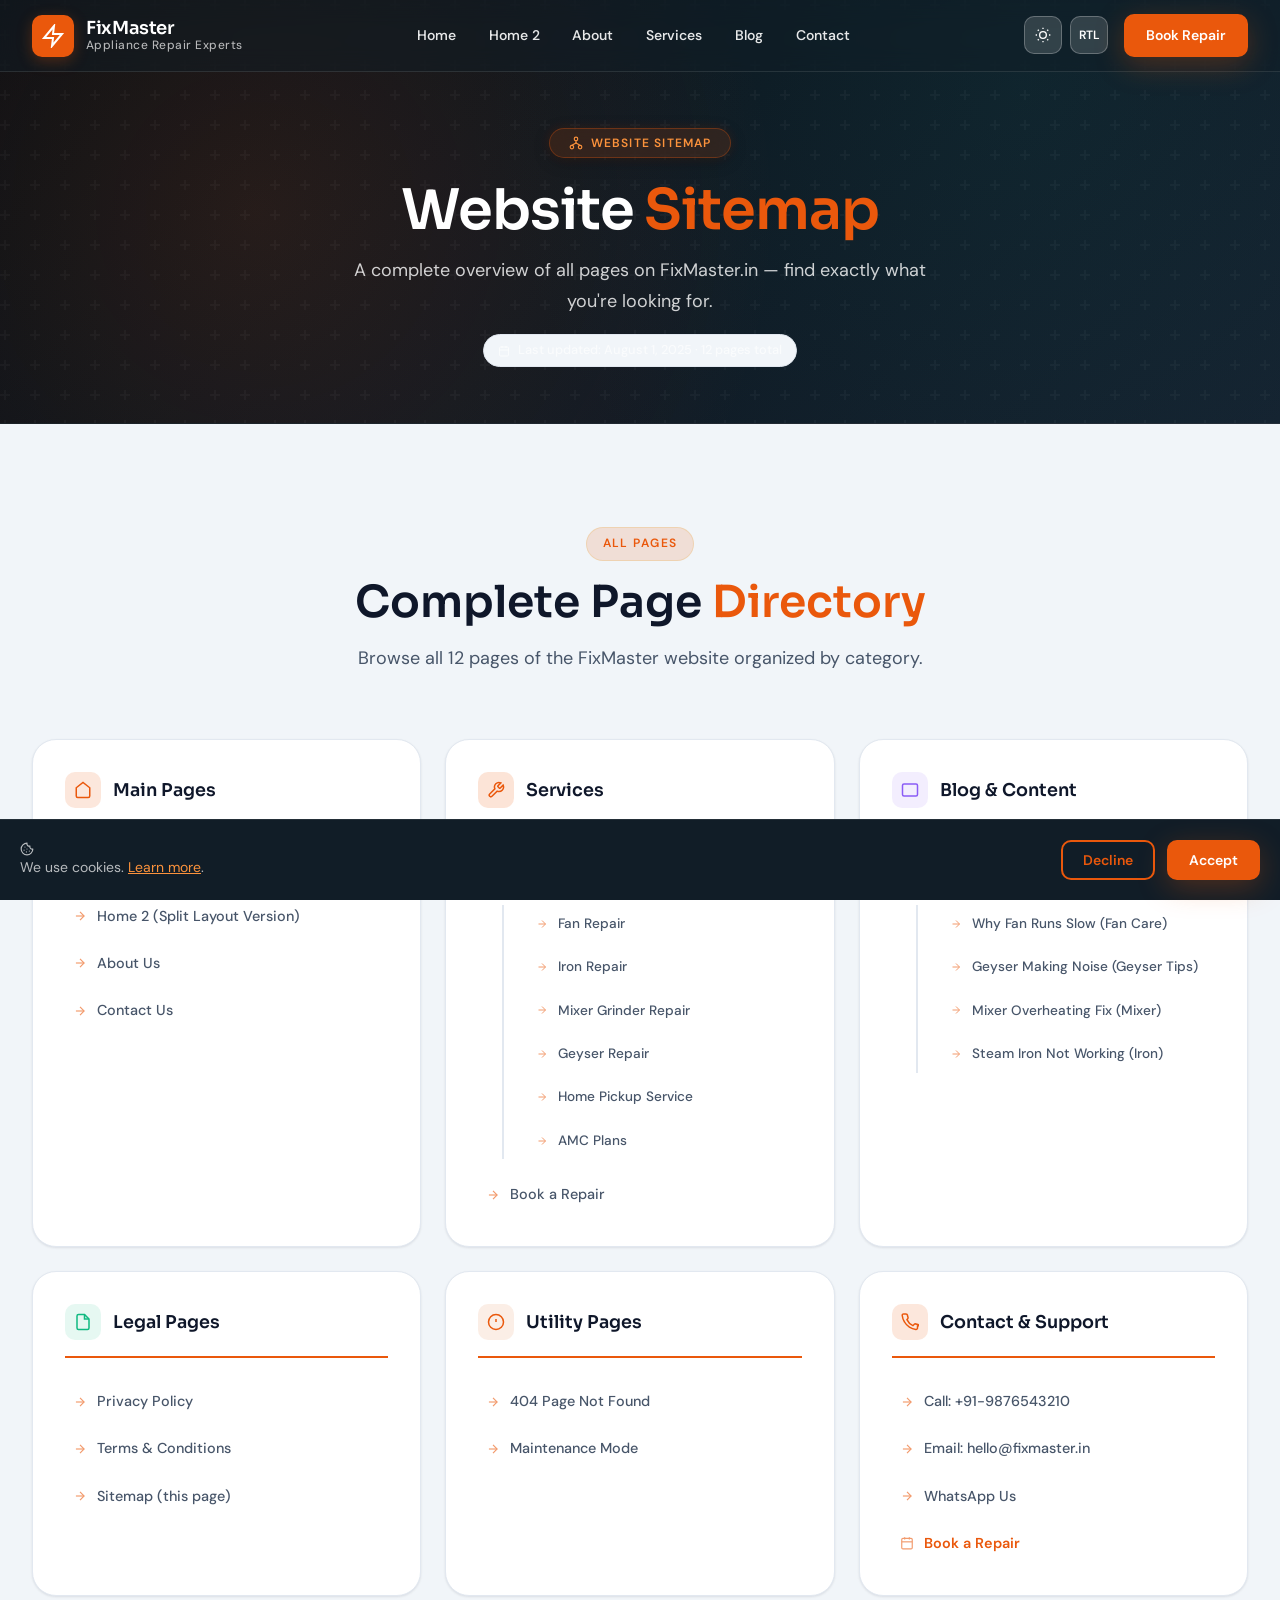
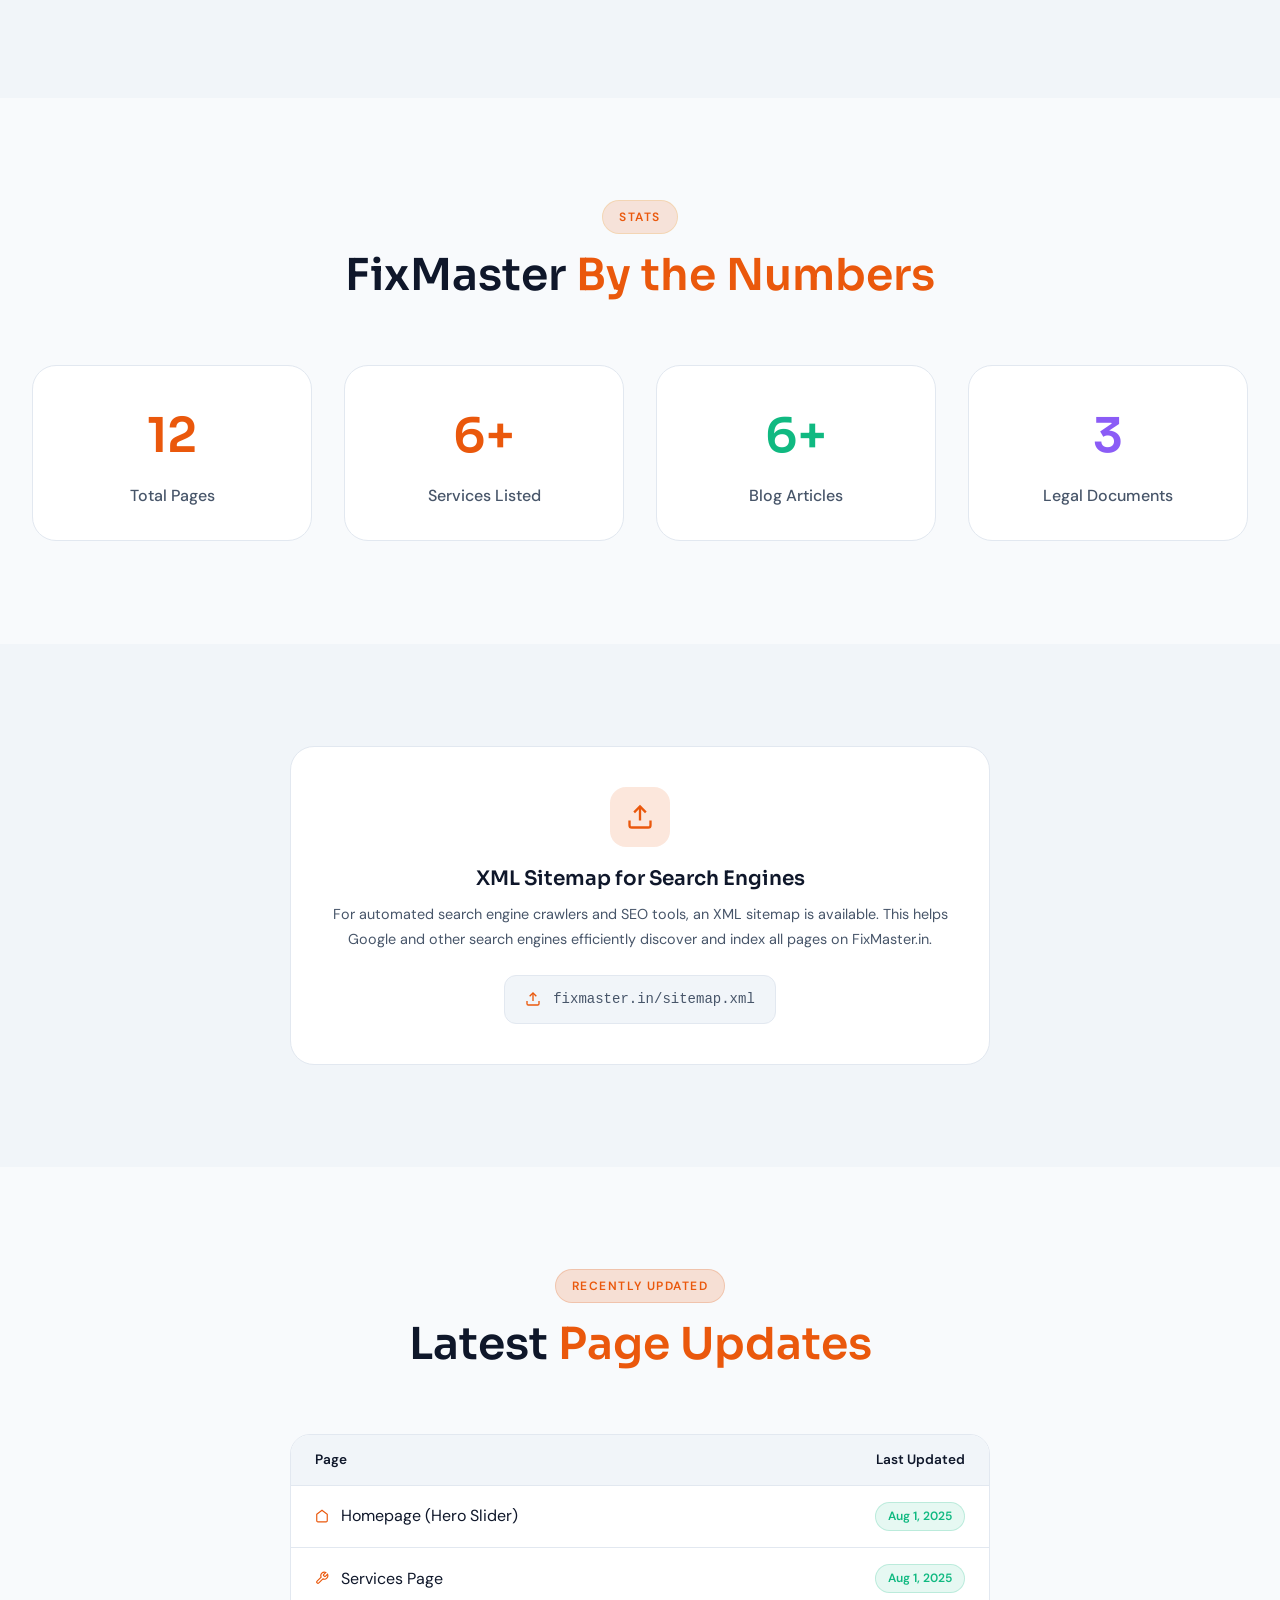
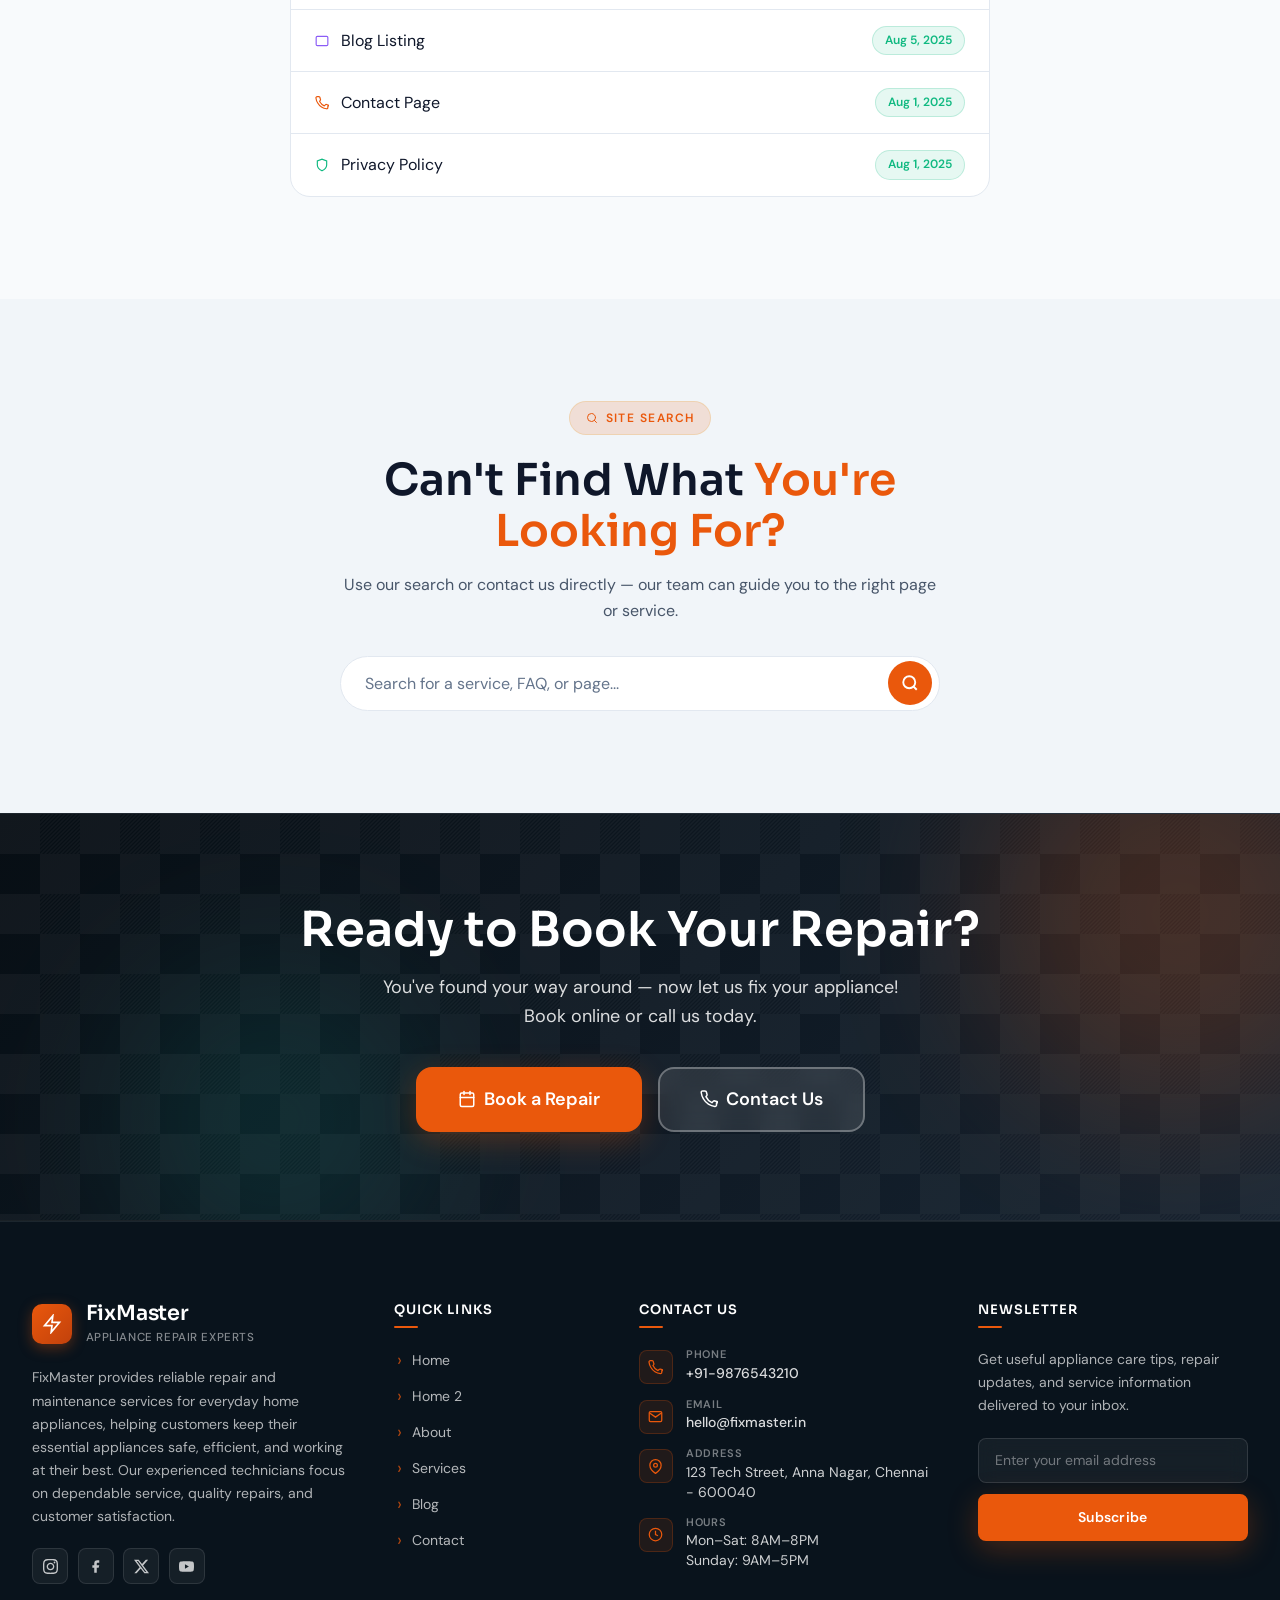
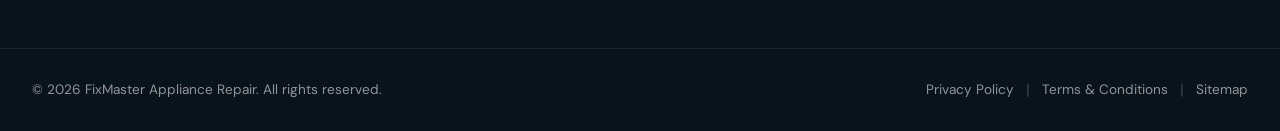
<file: sitemap.html>
<!DOCTYPE html>
<html lang="en" dir="ltr" data-theme="light">
<head>
  <meta charset="UTF-8" /><meta name="viewport" content="width=device-width, initial-scale=1.0" />
  <meta name="description" content="FixMaster Sitemap - Complete overview of all pages on our website including services, blog, and legal pages." />
  <title>Sitemap | FixMaster Appliance Repair</title>
  <link rel="icon" type="image/svg+xml" href="favicon.svg" />
  <link rel="icon" type="image/png" href="favicon.png" />
  <link rel="apple-touch-icon" href="favicon.png" />
  <link rel="stylesheet" href="css/style.css" /><link rel="stylesheet" href="css/animations.css" /><link rel="stylesheet" href="css/dark-mode.css" /><link rel="stylesheet" href="css/responsive.css" />
  <style>
    .sitemap-group { background:var(--bg-card);border:1px solid var(--border-color);border-radius:1.5rem;padding:2rem;transition:box-shadow 0.3s }
    .sitemap-group:hover { box-shadow:var(--shadow-lg) }
    .sitemap-group-title { display:flex;align-items:center;gap:0.75rem;font-family:'Sora',sans-serif;font-size:1.1rem;font-weight:600;margin-bottom:1.5rem;padding-bottom:1rem;border-bottom:2px solid var(--color-blue) }
    .sitemap-links { display:flex;flex-direction:column;gap:0.5rem }
    .sitemap-link { display:flex;align-items:center;gap:0.625rem;text-decoration:none;color:var(--text-secondary);font-size:0.9rem;padding:0.5rem;border-radius:0.5rem;transition:all 0.2s }
    .sitemap-link:hover { background:var(--bg-secondary);color:var(--color-blue);transform:translateX(4px) }
    .sitemap-link svg { flex-shrink:0;color:var(--color-blue);opacity:0.6 }
    .sitemap-link:hover svg { opacity:1 }
    .sitemap-sub { padding-left:1.5rem;border-left:2px solid var(--border-color);margin-top:0.5rem;display:flex;flex-direction:column;gap:0.35rem }
    .sitemap-sub .sitemap-link { font-size:0.85rem }
    .last-updated { display:inline-flex;align-items:center;gap:0.5rem;background:var(--bg-secondary);border:1px solid var(--border-color);border-radius:var(--radius-full);padding:0.35rem 0.85rem;font-size:0.8rem;color:var(--text-muted) }
  </style>
</head>
<body>
<div id="preloader"><div class="preloader-logo"><div style="width:64px;height:64px;background:linear-gradient(135deg,#E8A020,#D9580A);border-radius:16px;display:flex;align-items:center;justify-content:center;margin:0 auto 1rem"><svg width="36" height="36" fill="none" stroke="white" stroke-width="2" viewBox="0 0 24 24"><polygon points="13 2 3 14 12 14 11 22 21 10 12 10 13 2"/></svg></div><p style="color:white;font-family:'Sora',sans-serif;font-size:1.25rem;font-weight:600;letter-spacing:0.02em;text-align:center">FixMaster</p></div><div class="preloader-bar"><div class="preloader-fill"></div></div></div>
<div class="scroll-indicator"></div>

<nav class="navbar"><div class="container"><div class="navbar-inner">
  <a href="index.html" class="navbar-logo"><div class="logo-icon"><svg width="24" height="24" fill="none" stroke="white" stroke-width="2" viewBox="0 0 24 24"><polygon points="13 2 3 14 12 14 11 22 21 10 12 10 13 2"/></svg></div><div class="logo-text"><span class="logo-name">FixMaster</span><span class="logo-tagline">Appliance Repair Experts</span></div></a>
    <ul class="navbar-nav">
    <li class="nav-item"><a href="index.html" class="nav-link">Home</a></li>
    <li class="nav-item"><a href="home2.html" class="nav-link">Home 2</a></li>
    <li class="nav-item"><a href="about.html" class="nav-link">About</a></li>
    <li class="nav-item"><a href="services.html" class="nav-link">Services</a></li>
    <li class="nav-item"><a href="blog.html" class="nav-link">Blog</a></li>
    <li class="nav-item"><a href="contact.html" class="nav-link">Contact</a></li>
  </ul>
  <div class="navbar-controls"><button class="ctrl-btn theme-toggle" id="themeToggle" aria-label="Toggle theme"><span data-sun><svg width="16" height="16" fill="none" stroke="currentColor" stroke-width="2" viewBox="0 0 24 24"><circle cx="12" cy="12" r="5"/><line x1="12" y1="1" x2="12" y2="3"/><line x1="12" y1="21" x2="12" y2="23"/><line x1="4.22" y1="4.22" x2="5.64" y2="5.64"/><line x1="18.36" y1="18.36" x2="19.78" y2="19.78"/><line x1="1" y1="12" x2="3" y2="12"/><line x1="21" y1="12" x2="23" y2="12"/><line x1="4.22" y1="19.78" x2="5.64" y2="18.36"/><line x1="18.36" y1="5.64" x2="19.78" y2="4.22"/></svg></span><span data-moon style="display:none"><svg width="16" height="16" fill="none" stroke="currentColor" stroke-width="2" viewBox="0 0 24 24"><path d="M21 12.79A9 9 0 1 1 11.21 3 7 7 0 0 0 21 12.79z"/></svg></span></button><button class="ctrl-btn rtl-toggle" id="rtlToggle" aria-label="Toggle RTL/LTR">RTL</button><a href="services.html#booking" class="btn btn-orange btn-sm navbar-cta">Book Repair</a><button class="hamburger" id="hamburger" aria-label="Open menu"><span></span><span></span><span></span></button></div>
</div></div></nav>
<nav class="mobile-nav" id="mobileNav" aria-label="Mobile navigation">
  <a href="index.html" class="mobile-nav-link"><span style="display:inline-flex;align-items:center;gap:0.45rem"><svg viewBox="0 0 24 24" width="1em" height="1em" fill="none" stroke="currentColor" stroke-width="2" stroke-linecap="round" stroke-linejoin="round" style="vertical-align:-0.125em;flex-shrink:0" aria-hidden="true"><path d="M3 9l9-7 9 7v11a2 2 0 0 1-2 2H5a2 2 0 0 1-2-2z"/><polyline points="9 22 9 12 15 12 15 22"/></svg> Home</span></a>
  <a href="home2.html" class="mobile-nav-link"><span style="display:inline-flex;align-items:center;gap:0.45rem"><svg viewBox="0 0 24 24" width="1em" height="1em" fill="none" stroke="currentColor" stroke-width="2" stroke-linecap="round" stroke-linejoin="round" style="vertical-align:-0.125em;flex-shrink:0" aria-hidden="true"><path d="M9 9h11a2 2 0 0 1 2 2v9a2 2 0 0 1-2 2H11a2 2 0 0 1-2-2z"/><path d="M15 15V5a2 2 0 0 0-2-2H4a2 2 0 0 0-2 2v9a2 2 0 0 0 2 2h2"/></svg> Home 2</span></a>
  <a href="about.html" class="mobile-nav-link"><span style="display:inline-flex;align-items:center;gap:0.45rem"><svg viewBox="0 0 24 24" width="1em" height="1em" fill="none" stroke="currentColor" stroke-width="2" stroke-linecap="round" stroke-linejoin="round" style="vertical-align:-0.125em;flex-shrink:0" aria-hidden="true"><circle cx="12" cy="12" r="10"/><line x1="12" y1="8" x2="12" y2="12"/><line x1="12" y1="16" x2="12.01" y2="16"/></svg> About</span></a>
  <a href="services.html" class="mobile-nav-link"><span style="display:inline-flex;align-items:center;gap:0.45rem"><svg viewBox="0 0 24 24" width="1em" height="1em" fill="none" stroke="currentColor" stroke-width="2" stroke-linecap="round" stroke-linejoin="round" style="vertical-align:-0.125em;flex-shrink:0" aria-hidden="true"><path d="M14.7 6.3a1 1 0 0 0 0 1.4l1.6 1.6a1 1 0 0 0 1.4 0l3.77-3.77a6 6 0 0 1-7.94 7.94l-6.91 6.91a2.12 2.12 0 0 1-3-3l6.91-6.91a6 6 0 0 1 7.94-7.94l-3.76 3.76z"/></svg> Services</span></a>
  <a href="blog.html" class="mobile-nav-link"><span style="display:inline-flex;align-items:center;gap:0.45rem"><svg viewBox="0 0 24 24" width="1em" height="1em" fill="none" stroke="currentColor" stroke-width="2" stroke-linecap="round" stroke-linejoin="round" style="vertical-align:-0.125em;flex-shrink:0" aria-hidden="true"><path d="M4 22h16a2 2 0 0 0 2-2V4a2 2 0 0 0-2-2H8a2 2 0 0 0-2 2v16a2 2 0 0 1-2 2zm0 0a2 2 0 0 1-2-2v-9c0-1.1.9-2 2-2h2"/><path d="M18 14h-8"/><path d="M15 18h-5"/><path d="M10 6h8v4h-8V6z"/></svg> Blog</span></a>
  <a href="contact.html" class="mobile-nav-link"><span style="display:inline-flex;align-items:center;gap:0.45rem"><svg viewBox="0 0 24 24" width="1em" height="1em" fill="none" stroke="currentColor" stroke-width="2" stroke-linecap="round" stroke-linejoin="round" style="vertical-align:-0.125em;flex-shrink:0" aria-hidden="true"><path d="M22 16.92v3a2 2 0 0 1-2.18 2 19.79 19.79 0 0 1-8.63-3.07A19.5 19.5 0 0 1 4.69 12a19.79 19.79 0 0 1-3.07-8.67A2 2 0 0 1 3.6 1.17h3a2 2 0 0 1 2 1.72c.127.96.361 1.903.7 2.81a2 2 0 0 1-.45 2.11L7.91 8.91a16 16 0 0 0 8 8l1.8-1.8a2 2 0 0 1 2.11-.45c.907.339 1.85.573 2.81.7A2 2 0 0 1 24 17z"/></svg> Contact</span></a>
  <div class="mobile-controls">
    <a href="services.html#booking" class="btn btn-orange btn-sm">Book Repair</a>
  </div>
</nav>

<!-- SECTION 1: HERO -->
<section class="page-hero" aria-label="Sitemap hero">
  <div class="page-hero-pattern"></div>
  <div class="container"><div class="page-hero-content reveal">
    <span class="page-hero-tag">
      <svg viewBox="0 0 24 24" width="14" height="14" fill="none" stroke="currentColor" stroke-width="2" stroke-linecap="round" stroke-linejoin="round" aria-hidden="true"><circle cx="12" cy="5" r="3"/><circle cx="5" cy="19" r="3"/><circle cx="19" cy="19" r="3"/><line x1="12" y1="8" x2="12" y2="12"/><line x1="5" y1="16" x2="12" y2="12"/><line x1="19" y1="16" x2="12" y2="12"/></svg>
      Website Sitemap
    </span>
    <h1 class="page-hero-title">Website <span style="color:var(--color-orange)">Sitemap</span></h1>
    <p class="page-hero-desc">A complete overview of all pages on FixMaster.in — find exactly what you're looking for.</p>
    <span class="last-updated" style="margin-top:1rem;display:inline-flex"><svg width="12" height="12" fill="none" stroke="currentColor" stroke-width="2" viewBox="0 0 24 24"><rect x="3" y="4" width="18" height="18" rx="2"/><line x1="16" y1="2" x2="16" y2="6"/><line x1="8" y1="2" x2="8" y2="6"/><line x1="3" y1="10" x2="21" y2="10"/></svg> Last updated: August 1, 2025 · 12 pages total</span>
  </div></div>
</section>

<!-- SECTION 2: MAIN SITEMAP GRID -->
<section class="section bg-secondary" aria-label="Sitemap grid">
  <div class="container">
    <div class="section-header reveal">
      <span class="section-tag">All Pages</span>
      <h2 class="section-title">Complete Page <span>Directory</span></h2>
      <p class="section-desc">Browse all 12 pages of the FixMaster website organized by category.</p>
    </div>

    <div class="grid grid-3 gap-6 stagger-children">
      <!-- Main Pages -->
      <div class="sitemap-group reveal">
        <div class="sitemap-group-title">
          <div style="width:36px;height:36px;background:var(--color-blue-glow);border-radius:0.625rem;display:flex;align-items:center;justify-content:center"><svg width="18" height="18" fill="none" stroke="var(--color-blue)" stroke-width="2" viewBox="0 0 24 24"><path d="M3 9l9-7 9 7v11a2 2 0 0 1-2 2H5a2 2 0 0 1-2-2z"/></svg></div>
          Main Pages
        </div>
        <div class="sitemap-links">
          <a href="index.html" class="sitemap-link"><svg width="14" height="14" fill="none" stroke="currentColor" stroke-width="2" viewBox="0 0 24 24"><line x1="5" y1="12" x2="19" y2="12"/><polyline points="12 5 19 12 12 19"/></svg> Home (Hero Slider Version)</a>
          <a href="home2.html" class="sitemap-link"><svg width="14" height="14" fill="none" stroke="currentColor" stroke-width="2" viewBox="0 0 24 24"><line x1="5" y1="12" x2="19" y2="12"/><polyline points="12 5 19 12 12 19"/></svg> Home 2 (Split Layout Version)</a>
          <a href="about.html" class="sitemap-link"><svg width="14" height="14" fill="none" stroke="currentColor" stroke-width="2" viewBox="0 0 24 24"><line x1="5" y1="12" x2="19" y2="12"/><polyline points="12 5 19 12 12 19"/></svg> About Us</a>
          <a href="contact.html" class="sitemap-link"><svg width="14" height="14" fill="none" stroke="currentColor" stroke-width="2" viewBox="0 0 24 24"><line x1="5" y1="12" x2="19" y2="12"/><polyline points="12 5 19 12 12 19"/></svg> Contact Us</a>
        </div>
      </div>

      <!-- Services -->
      <div class="sitemap-group reveal reveal-delay-1">
        <div class="sitemap-group-title">
          <div style="width:36px;height:36px;background:var(--color-orange-glow);border-radius:0.625rem;display:flex;align-items:center;justify-content:center"><svg width="18" height="18" fill="none" stroke="var(--color-orange)" stroke-width="2" viewBox="0 0 24 24"><path d="M14.7 6.3a1 1 0 0 0 0 1.4l1.6 1.6a1 1 0 0 0 1.4 0l3.77-3.77a6 6 0 0 1-7.94 7.94l-6.91 6.91a2.12 2.12 0 0 1-3-3l6.91-6.91a6 6 0 0 1 7.94-7.94l-3.76 3.76z"/></svg></div>
          Services
        </div>
        <div class="sitemap-links">
          <a href="services.html" class="sitemap-link"><svg width="14" height="14" fill="none" stroke="currentColor" stroke-width="2" viewBox="0 0 24 24"><line x1="5" y1="12" x2="19" y2="12"/><polyline points="12 5 19 12 12 19"/></svg> All Services</a>
          <div class="sitemap-sub">
            <a href="services.html#fan" class="sitemap-link"><svg width="12" height="12" fill="none" stroke="currentColor" stroke-width="2" viewBox="0 0 24 24"><line x1="5" y1="12" x2="19" y2="12"/><polyline points="12 5 19 12 12 19"/></svg> Fan Repair</a>
            <a href="services.html#iron" class="sitemap-link"><svg width="12" height="12" fill="none" stroke="currentColor" stroke-width="2" viewBox="0 0 24 24"><line x1="5" y1="12" x2="19" y2="12"/><polyline points="12 5 19 12 12 19"/></svg> Iron Repair</a>
            <a href="services.html#mixer" class="sitemap-link"><svg width="12" height="12" fill="none" stroke="currentColor" stroke-width="2" viewBox="0 0 24 24"><line x1="5" y1="12" x2="19" y2="12"/><polyline points="12 5 19 12 12 19"/></svg> Mixer Grinder Repair</a>
            <a href="services.html#geyser" class="sitemap-link"><svg width="12" height="12" fill="none" stroke="currentColor" stroke-width="2" viewBox="0 0 24 24"><line x1="5" y1="12" x2="19" y2="12"/><polyline points="12 5 19 12 12 19"/></svg> Geyser Repair</a>
            <a href="services.html" class="sitemap-link"><svg width="12" height="12" fill="none" stroke="currentColor" stroke-width="2" viewBox="0 0 24 24"><line x1="5" y1="12" x2="19" y2="12"/><polyline points="12 5 19 12 12 19"/></svg> Home Pickup Service</a>
            <a href="services.html" class="sitemap-link"><svg width="12" height="12" fill="none" stroke="currentColor" stroke-width="2" viewBox="0 0 24 24"><line x1="5" y1="12" x2="19" y2="12"/><polyline points="12 5 19 12 12 19"/></svg> AMC Plans</a>
          </div>
          <a href="services.html#booking" class="sitemap-link"><svg width="14" height="14" fill="none" stroke="currentColor" stroke-width="2" viewBox="0 0 24 24"><line x1="5" y1="12" x2="19" y2="12"/><polyline points="12 5 19 12 12 19"/></svg> Book a Repair</a>
        </div>
      </div>

      <!-- Blog -->
      <div class="sitemap-group reveal reveal-delay-2">
        <div class="sitemap-group-title">
          <div style="width:36px;height:36px;background:rgba(139,92,246,0.1);border-radius:0.625rem;display:flex;align-items:center;justify-content:center"><svg width="18" height="18" fill="none" stroke="#8B5CF6" stroke-width="2" viewBox="0 0 24 24"><path d="M4 4h16c1.1 0 2 .9 2 2v12c0 1.1-.9 2-2 2H4c-1.1 0-2-.9-2-2V6c0-1.1.9-2 2-2z"/></svg></div>
          Blog & Content
        </div>
        <div class="sitemap-links">
          <a href="blog.html" class="sitemap-link"><svg width="14" height="14" fill="none" stroke="currentColor" stroke-width="2" viewBox="0 0 24 24"><line x1="5" y1="12" x2="19" y2="12"/><polyline points="12 5 19 12 12 19"/></svg> Blog Listing</a>
          <div class="sitemap-sub">
            <a href="blog-details.html?id=fan-running-slow" class="sitemap-link"><svg width="12" height="12" fill="none" stroke="currentColor" stroke-width="2" viewBox="0 0 24 24"><line x1="5" y1="12" x2="19" y2="12"/><polyline points="12 5 19 12 12 19"/></svg> Why Fan Runs Slow (Fan Care)</a>
            <a href="blog-details.html?id=geyser-noise" class="sitemap-link"><svg width="12" height="12" fill="none" stroke="currentColor" stroke-width="2" viewBox="0 0 24 24"><line x1="5" y1="12" x2="19" y2="12"/><polyline points="12 5 19 12 12 19"/></svg> Geyser Making Noise (Geyser Tips)</a>
            <a href="blog-details.html?id=mixer-overheating" class="sitemap-link"><svg width="12" height="12" fill="none" stroke="currentColor" stroke-width="2" viewBox="0 0 24 24"><line x1="5" y1="12" x2="19" y2="12"/><polyline points="12 5 19 12 12 19"/></svg> Mixer Overheating Fix (Mixer)</a>
            <a href="blog-details.html?id=iron-steam" class="sitemap-link"><svg width="12" height="12" fill="none" stroke="currentColor" stroke-width="2" viewBox="0 0 24 24"><line x1="5" y1="12" x2="19" y2="12"/><polyline points="12 5 19 12 12 19"/></svg> Steam Iron Not Working (Iron)</a>
          </div>
        </div>
      </div>

      <!-- Legal -->
      <div class="sitemap-group reveal">
        <div class="sitemap-group-title">
          <div style="width:36px;height:36px;background:rgba(16,185,129,0.1);border-radius:0.625rem;display:flex;align-items:center;justify-content:center"><svg width="18" height="18" fill="none" stroke="#10B981" stroke-width="2" viewBox="0 0 24 24"><path d="M14 2H6a2 2 0 0 0-2 2v16a2 2 0 0 0 2 2h12a2 2 0 0 0 2-2V8z"/><polyline points="14 2 14 8 20 8"/></svg></div>
          Legal Pages
        </div>
        <div class="sitemap-links">
          <a href="privacy-policy.html" class="sitemap-link"><svg width="14" height="14" fill="none" stroke="currentColor" stroke-width="2" viewBox="0 0 24 24"><line x1="5" y1="12" x2="19" y2="12"/><polyline points="12 5 19 12 12 19"/></svg> Privacy Policy</a>
          <a href="terms.html" class="sitemap-link"><svg width="14" height="14" fill="none" stroke="currentColor" stroke-width="2" viewBox="0 0 24 24"><line x1="5" y1="12" x2="19" y2="12"/><polyline points="12 5 19 12 12 19"/></svg> Terms & Conditions</a>
          <a href="sitemap.html" class="sitemap-link"><svg width="14" height="14" fill="none" stroke="currentColor" stroke-width="2" viewBox="0 0 24 24"><line x1="5" y1="12" x2="19" y2="12"/><polyline points="12 5 19 12 12 19"/></svg> Sitemap (this page)</a>
        </div>
      </div>

      <!-- Utility -->
      <div class="sitemap-group reveal reveal-delay-1">
        <div class="sitemap-group-title">
          <div style="width:36px;height:36px;background:rgba(217,88,10,0.1);border-radius:0.625rem;display:flex;align-items:center;justify-content:center"><svg width="18" height="18" fill="none" stroke="var(--color-orange)" stroke-width="2" viewBox="0 0 24 24"><circle cx="12" cy="12" r="10"/><line x1="12" y1="8" x2="12" y2="12"/><line x1="12" y1="16" x2="12.01" y2="16"/></svg></div>
          Utility Pages
        </div>
        <div class="sitemap-links">
          <a href="404.html" class="sitemap-link"><svg width="14" height="14" fill="none" stroke="currentColor" stroke-width="2" viewBox="0 0 24 24"><line x1="5" y1="12" x2="19" y2="12"/><polyline points="12 5 19 12 12 19"/></svg> 404 Page Not Found</a>
          <a href="maintenance.html" class="sitemap-link"><svg width="14" height="14" fill="none" stroke="currentColor" stroke-width="2" viewBox="0 0 24 24"><line x1="5" y1="12" x2="19" y2="12"/><polyline points="12 5 19 12 12 19"/></svg> Maintenance Mode</a>
        </div>
      </div>

      <!-- Quick Links -->
      <div class="sitemap-group reveal reveal-delay-2">
        <div class="sitemap-group-title">
          <div style="width:36px;height:36px;background:var(--color-blue-glow);border-radius:0.625rem;display:flex;align-items:center;justify-content:center"><svg width="18" height="18" fill="none" stroke="var(--color-blue)" stroke-width="2" viewBox="0 0 24 24"><path d="M22 16.92v3a2 2 0 0 1-2.18 2 19.79 19.79 0 0 1-8.63-3.07A19.5 19.5 0 0 1 4.69 12a19.79 19.79 0 0 1-3.07-8.67A2 2 0 0 1 3.6 1.17h3a2 2 0 0 1 2 1.72c.127.96.361 1.903.7 2.81a2 2 0 0 1-.45 2.11L7.91 8.91a16 16 0 0 0 8 8l1.8-1.8a2 2 0 0 1 2.11-.45c.907.339 1.85.573 2.81.7A2 2 0 0 1 24 17z"/></svg></div>
          Contact & Support
        </div>
        <div class="sitemap-links">
          <a href="tel:+919876543210" class="sitemap-link"><svg width="14" height="14" fill="none" stroke="currentColor" stroke-width="2" viewBox="0 0 24 24"><line x1="5" y1="12" x2="19" y2="12"/><polyline points="12 5 19 12 12 19"/></svg> Call: +91-9876543210</a>
          <a href="mailto:hello@fixmaster.in" class="sitemap-link"><svg width="14" height="14" fill="none" stroke="currentColor" stroke-width="2" viewBox="0 0 24 24"><line x1="5" y1="12" x2="19" y2="12"/><polyline points="12 5 19 12 12 19"/></svg> Email: hello@fixmaster.in</a>
          <a href="https://wa.me/919876543210" class="sitemap-link"><svg width="14" height="14" fill="none" stroke="currentColor" stroke-width="2" viewBox="0 0 24 24"><line x1="5" y1="12" x2="19" y2="12"/><polyline points="12 5 19 12 12 19"/></svg> WhatsApp Us</a>
          <a href="services.html#booking" class="sitemap-link" style="color:var(--color-orange);font-weight:600"><svg width="14" height="14" fill="none" stroke="currentColor" stroke-width="2" viewBox="0 0 24 24"><rect x="3" y="4" width="18" height="18" rx="2"/><line x1="16" y1="2" x2="16" y2="6"/><line x1="8" y1="2" x2="8" y2="6"/><line x1="3" y1="10" x2="21" y2="10"/></svg> Book a Repair</a>
        </div>
      </div>
    </div>
  </div>
</section>

<!-- SECTION 3: PAGE COUNT STATS -->
<section class="section" aria-label="Sitemap statistics">
  <div class="container">
    <div class="section-header reveal"><span class="section-tag">Stats</span><h2 class="section-title">FixMaster <span>By the Numbers</span></h2></div>
    <div style="display:grid;grid-template-columns:repeat(4,1fr);gap:2rem" class="stagger-children">
      <div class="reveal" style="text-align:center;padding:2rem;background:var(--bg-card);border:1px solid var(--border-color);border-radius:1.5rem">
        <div style="font-family:'Sora',sans-serif;font-size:3rem;font-weight:600;color:var(--color-blue);margin-bottom:0.5rem">12</div>
        <p style="color:var(--text-secondary);font-weight:500">Total Pages</p>
      </div>
      <div class="reveal reveal-delay-1" style="text-align:center;padding:2rem;background:var(--bg-card);border:1px solid var(--border-color);border-radius:1.5rem">
        <div style="font-family:'Sora',sans-serif;font-size:3rem;font-weight:600;color:var(--color-orange);margin-bottom:0.5rem">6+</div>
        <p style="color:var(--text-secondary);font-weight:500">Services Listed</p>
      </div>
      <div class="reveal reveal-delay-2" style="text-align:center;padding:2rem;background:var(--bg-card);border:1px solid var(--border-color);border-radius:1.5rem">
        <div style="font-family:'Sora',sans-serif;font-size:3rem;font-weight:600;color:#10B981;margin-bottom:0.5rem">6+</div>
        <p style="color:var(--text-secondary);font-weight:500">Blog Articles</p>
      </div>
      <div class="reveal reveal-delay-3" style="text-align:center;padding:2rem;background:var(--bg-card);border:1px solid var(--border-color);border-radius:1.5rem">
        <div style="font-family:'Sora',sans-serif;font-size:3rem;font-weight:600;color:#8B5CF6;margin-bottom:0.5rem">3</div>
        <p style="color:var(--text-secondary);font-weight:500">Legal Documents</p>
      </div>
    </div>
  </div>
</section>

<!-- SECTION 4: XML SITEMAP NOTE -->
<section class="section bg-secondary" aria-label="XML sitemap">
  <div class="container">
    <div class="reveal" style="max-width:700px;margin-inline:auto;background:var(--bg-card);border:1px solid var(--border-color);border-radius:1.5rem;padding:2.5rem;text-align:center">
      <div style="width:60px;height:60px;background:var(--color-blue-glow);border-radius:1rem;display:flex;align-items:center;justify-content:center;margin:0 auto 1.25rem"><svg width="28" height="28" fill="none" stroke="var(--color-blue)" stroke-width="2" viewBox="0 0 24 24"><path d="M21 15v4a2 2 0 0 1-2 2H5a2 2 0 0 1-2-2v-4"/><polyline points="17 8 12 3 7 8"/><line x1="12" y1="3" x2="12" y2="15"/></svg></div>
      <h3 style="font-family:'Sora',sans-serif;font-size:1.25rem;font-weight:600;margin-bottom:0.75rem">XML Sitemap for Search Engines</h3>
      <p style="color:var(--text-secondary);font-size:0.9rem;line-height:1.7;margin-bottom:1.5rem">For automated search engine crawlers and SEO tools, an XML sitemap is available. This helps Google and other search engines efficiently discover and index all pages on FixMaster.in.</p>
      <div style="display:inline-flex;align-items:center;gap:0.75rem;background:var(--bg-secondary);border:1px solid var(--border-color);border-radius:0.75rem;padding:0.75rem 1.25rem;font-size:0.875rem;color:var(--text-secondary);font-family:monospace">
        <svg width="16" height="16" fill="none" stroke="var(--color-blue)" stroke-width="2" viewBox="0 0 24 24"><path d="M21 15v4a2 2 0 0 1-2 2H5a2 2 0 0 1-2-2v-4"/><polyline points="17 8 12 3 7 8"/><line x1="12" y1="3" x2="12" y2="15"/></svg>
        fixmaster.in/sitemap.xml
      </div>
    </div>
  </div>
</section>

<!-- SECTION 5: RECENT PAGES -->
<section class="section" aria-label="Recently updated pages">
  <div class="container">
    <div class="section-header reveal"><span class="section-tag orange">Recently Updated</span><h2 class="section-title">Latest <span>Page Updates</span></h2></div>
    <div style="max-width:700px;margin-inline:auto">
      <div class="reveal" style="background:var(--bg-card);border:1px solid var(--border-color);border-radius:1.25rem;overflow:hidden">
        <div style="padding:0.875rem 1.5rem;display:flex;justify-content:space-between;align-items:center;border-bottom:1px solid var(--border-color);font-size:0.85rem;font-weight:600;background:var(--bg-secondary)"><span>Page</span><span>Last Updated</span></div>
        <a href="index.html" style="display:flex;justify-content:space-between;align-items:center;padding:1rem 1.5rem;border-bottom:1px solid var(--border-color);text-decoration:none;color:var(--text-primary);transition:background 0.2s" onmouseenter="this.style.background='var(--bg-secondary)'" onmouseleave="this.style.background=''"><span style="display:flex;align-items:center;gap:0.75rem"><svg width="14" height="14" fill="none" stroke="var(--color-blue)" stroke-width="2" viewBox="0 0 24 24"><path d="M3 9l9-7 9 7v11a2 2 0 0 1-2 2H5a2 2 0 0 1-2-2z"/></svg>Homepage (Hero Slider)</span><span class="badge badge-green">Aug 1, 2025</span></a>
        <a href="services.html" style="display:flex;justify-content:space-between;align-items:center;padding:1rem 1.5rem;border-bottom:1px solid var(--border-color);text-decoration:none;color:var(--text-primary);transition:background 0.2s" onmouseenter="this.style.background='var(--bg-secondary)'" onmouseleave="this.style.background=''"><span style="display:flex;align-items:center;gap:0.75rem"><svg width="14" height="14" fill="none" stroke="var(--color-orange)" stroke-width="2" viewBox="0 0 24 24"><path d="M14.7 6.3a1 1 0 0 0 0 1.4l1.6 1.6a1 1 0 0 0 1.4 0l3.77-3.77a6 6 0 0 1-7.94 7.94l-6.91 6.91a2.12 2.12 0 0 1-3-3l6.91-6.91a6 6 0 0 1 7.94-7.94l-3.76 3.76z"/></svg>Services Page</span><span class="badge badge-green">Aug 1, 2025</span></a>
        <a href="blog.html" style="display:flex;justify-content:space-between;align-items:center;padding:1rem 1.5rem;border-bottom:1px solid var(--border-color);text-decoration:none;color:var(--text-primary);transition:background 0.2s" onmouseenter="this.style.background='var(--bg-secondary)'" onmouseleave="this.style.background=''"><span style="display:flex;align-items:center;gap:0.75rem"><svg width="14" height="14" fill="none" stroke="#8B5CF6" stroke-width="2" viewBox="0 0 24 24"><path d="M4 4h16c1.1 0 2 .9 2 2v12c0 1.1-.9 2-2 2H4c-1.1 0-2-.9-2-2V6c0-1.1.9-2 2-2z"/></svg>Blog Listing</span><span class="badge badge-green">Aug 5, 2025</span></a>
        <a href="contact.html" style="display:flex;justify-content:space-between;align-items:center;padding:1rem 1.5rem;border-bottom:1px solid var(--border-color);text-decoration:none;color:var(--text-primary);transition:background 0.2s" onmouseenter="this.style.background='var(--bg-secondary)'" onmouseleave="this.style.background=''"><span style="display:flex;align-items:center;gap:0.75rem"><svg width="14" height="14" fill="none" stroke="var(--color-blue)" stroke-width="2" viewBox="0 0 24 24"><path d="M22 16.92v3a2 2 0 0 1-2.18 2 19.79 19.79 0 0 1-8.63-3.07A19.5 19.5 0 0 1 4.69 12a19.79 19.79 0 0 1-3.07-8.67A2 2 0 0 1 3.6 1.17h3a2 2 0 0 1 2 1.72c.127.96.361 1.903.7 2.81a2 2 0 0 1-.45 2.11L7.91 8.91a16 16 0 0 0 8 8l1.8-1.8a2 2 0 0 1 2.11-.45c.907.339 1.85.573 2.81.7A2 2 0 0 1 24 17z"/></svg>Contact Page</span><span class="badge badge-green">Aug 1, 2025</span></a>
        <a href="privacy-policy.html" style="display:flex;justify-content:space-between;align-items:center;padding:1rem 1.5rem;text-decoration:none;color:var(--text-primary);transition:background 0.2s" onmouseenter="this.style.background='var(--bg-secondary)'" onmouseleave="this.style.background=''"><span style="display:flex;align-items:center;gap:0.75rem"><svg width="14" height="14" fill="none" stroke="#10B981" stroke-width="2" viewBox="0 0 24 24"><path d="M12 22s8-4 8-10V5l-8-3-8 3v7c0 6 8 10 8 10z"/></svg>Privacy Policy</span><span class="badge badge-green">Aug 1, 2025</span></a>
      </div>
    </div>
  </div>
</section>

<!-- SECTION 6: SEARCH -->
<section class="section bg-secondary" aria-label="Search the site">
  <div class="container">
    <div class="reveal" style="max-width:600px;margin-inline:auto;text-align:center">
      <span class="section-tag" style="margin-bottom:1.25rem;display:inline-flex"><svg viewBox="0 0 24 24" width="1em" height="1em" fill="none" stroke="currentColor" stroke-width="2" stroke-linecap="round" stroke-linejoin="round" style="vertical-align:-0.125em;flex-shrink:0" aria-hidden="true"><circle cx="11" cy="11" r="8"/><line x1="21" y1="21" x2="16.65" y2="16.65"/></svg> Site Search</span>
      <h2 class="section-title" style="margin-bottom:1rem">Can't Find What <span>You're Looking For?</span></h2>
      <p style="color:var(--text-secondary);margin-bottom:2rem">Use our search or contact us directly — our team can guide you to the right page or service.</p>
      <div style="position:relative">
        <input type="text" class="form-control" placeholder="Search for a service, FAQ, or page..." style="padding:1rem 1.5rem;padding-right:4rem;font-size:1rem;border-radius:var(--radius-full)" />
        <button style="position:absolute;right:0.5rem;top:50%;transform:translateY(-50%);background:var(--color-blue);border:none;color:white;width:44px;height:44px;border-radius:50%;cursor:pointer;display:flex;align-items:center;justify-content:center;transition:all 0.2s" onmouseenter="this.style.background='var(--color-blue-light)'" onmouseleave="this.style.background='var(--color-blue)'"><svg width="18" height="18" fill="none" stroke="white" stroke-width="2.5" viewBox="0 0 24 24"><circle cx="11" cy="11" r="8"/><line x1="21" y1="21" x2="16.65" y2="16.65"/></svg></button>
      </div>
    </div>
  </div>
</section>

<!-- SECTION 7: CTA -->
<section class="cta-banner" aria-label="Sitemap CTA">
  <div class="cta-orb cta-orb-1 orb-animate"></div><div class="cta-orb cta-orb-2 orb-animate"></div>
  <div class="container"><div class="cta-inner reveal">
    <h2>Ready to Book Your Repair?</h2>
    <p>You've found your way around — now let us fix your appliance! Book online or call us today.</p>
    <div class="cta-buttons"><a href="services.html#booking" class="btn btn-orange btn-lg"><svg viewBox="0 0 24 24" width="1em" height="1em" fill="none" stroke="currentColor" stroke-width="2" stroke-linecap="round" stroke-linejoin="round" style="vertical-align:-0.125em;flex-shrink:0" aria-hidden="true"><rect x="3" y="4" width="18" height="18" rx="2"/><line x1="16" y1="2" x2="16" y2="6"/><line x1="8" y1="2" x2="8" y2="6"/><line x1="3" y1="10" x2="21" y2="10"/></svg> Book a Repair</a><a href="contact.html" class="btn btn-ghost btn-lg"><svg viewBox="0 0 24 24" width="1em" height="1em" fill="none" stroke="currentColor" stroke-width="2" stroke-linecap="round" stroke-linejoin="round" style="vertical-align:-0.125em;flex-shrink:0" aria-hidden="true"><path d="M22 16.92v3a2 2 0 0 1-2.18 2 19.79 19.79 0 0 1-8.63-3.07A19.5 19.5 0 0 1 4.69 12a19.79 19.79 0 0 1-3.07-8.67A2 2 0 0 1 3.6 1.17h3a2 2 0 0 1 2 1.72c.127.96.361 1.903.7 2.81a2 2 0 0 1-.45 2.11L7.91 8.91a16 16 0 0 0 8 8l1.8-1.8a2 2 0 0 1 2.11-.45c.907.339 1.85.573 2.81.7A2 2 0 0 1 24 17z"/></svg> Contact Us</a></div>
  </div></div>
</section>

<!-- FOOTER -->
<footer class="footer" role="contentinfo">
  <div class="container">
    <div class="footer-grid">
      <div class="footer-brand">
        <div class="logo">
          <div class="logo-icon"><svg width="24" height="24" fill="none" stroke="white" stroke-width="2" viewBox="0 0 24 24"><polygon points="13 2 3 14 12 14 11 22 21 10 12 10 13 2"/></svg></div>
          <div><div class="brand-name">FixMaster</div><div class="brand-sub">Appliance Repair Experts</div></div>
        </div>
        <p class="footer-desc">FixMaster provides reliable repair and maintenance services for everyday home appliances, helping customers keep their essential appliances safe, efficient, and working at their best. Our experienced technicians focus on dependable service, quality repairs, and customer satisfaction.</p>
        <div class="footer-social">
          <a href="https://www.instagram.com/" target="_blank" rel="noopener noreferrer" aria-label="Instagram"><svg width="16" height="16" fill="currentColor" viewBox="0 0 24 24"><path d="M12 2.163c3.204 0 3.584.012 4.85.07 3.252.148 4.771 1.691 4.919 4.919.058 1.265.069 1.645.069 4.849 0 3.205-.012 3.584-.069 4.849-.149 3.225-1.664 4.771-4.919 4.919-1.266.058-1.644.07-4.85.07-3.204 0-3.584-.012-4.849-.07-3.26-.149-4.771-1.699-4.919-4.92-.058-1.265-.07-1.644-.07-4.849 0-3.204.013-3.583.07-4.849.149-3.227 1.664-4.771 4.919-4.919 1.266-.057 1.645-.069 4.849-.069zm0-2.163c-3.259 0-3.667.014-4.947.072-4.358.2-6.78 2.618-6.98 6.98-.059 1.281-.073 1.689-.073 4.948 0 3.259.014 3.668.072 4.948.2 4.358 2.618 6.78 6.98 6.98 1.281.058 1.689.072 4.948.072 3.259 0 3.668-.014 4.948-.072 4.354-.2 6.782-2.618 6.979-6.98.059-1.28.073-1.689.073-4.948 0-3.259-.014-3.667-.072-4.947-.196-4.354-2.617-6.78-6.979-6.98-1.281-.059-1.69-.073-4.949-.073zm0 5.838c-3.403 0-6.162 2.759-6.162 6.162s2.759 6.163 6.162 6.163 6.162-2.759 6.162-6.163c0-3.403-2.759-6.162-6.162-6.162zm0 10.162c-2.209 0-4-1.79-4-4 0-2.209 1.791-4 4-4s4 1.791 4 4c0 2.21-1.791 4-4 4zm6.406-11.845c-.796 0-1.441.645-1.441 1.44s.645 1.44 1.441 1.44c.795 0 1.439-.645 1.439-1.44s-.644-1.44-1.439-1.44z"/></svg></a>
          <a href="https://www.facebook.com/" target="_blank" rel="noopener noreferrer" aria-label="Facebook"><svg width="16" height="16" fill="currentColor" viewBox="0 0 24 24"><path d="M18 2h-3a5 5 0 0 0-5 5v3H7v4h3v8h4v-8h3l1-4h-4V7a1 1 0 0 1 1-1h3z"/></svg></a>
          <a href="https://x.com/" target="_blank" rel="noopener noreferrer" aria-label="X"><svg width="16" height="16" fill="currentColor" viewBox="0 0 24 24"><path d="M18.901 1.153h3.68l-8.04 9.19L24 22.846h-7.406l-5.8-7.584-6.638 7.584H.474l8.6-9.83L0 1.154h7.594l5.243 6.932ZM17.61 20.644h2.039L6.486 3.24H4.298Z"/></svg></a>
          <a href="https://www.youtube.com/" target="_blank" rel="noopener noreferrer" aria-label="YouTube"><svg width="16" height="16" fill="currentColor" viewBox="0 0 24 24"><path d="M23.498 6.186a3.016 3.016 0 0 0-2.122-2.136C19.505 3.545 12 3.545 12 3.545s-7.505 0-9.377.505A3.017 3.017 0 0 0 .502 6.186C0 8.07 0 12 0 12s0 3.93.502 5.814a3.016 3.016 0 0 0 2.122 2.136c1.871.505 9.376.505 9.376.505s7.505 0 9.377-.505a3.015 3.015 0 0 0 2.122-2.136C24 15.93 24 12 24 12s0-3.93-.502-5.814zM9.545 15.568V8.432L15.818 12l-6.273 3.568z"/></svg></a>
        </div>
      </div>

      <div>
        <h4 class="footer-col-title">QUICK LINKS</h4>
        <ul class="footer-links">
          <li><a href="index.html">Home</a></li>
          <li><a href="home2.html">Home 2</a></li>
          <li><a href="about.html">About</a></li>
          <li><a href="services.html">Services</a></li>
          <li><a href="blog.html">Blog</a></li>
          <li><a href="contact.html">Contact</a></li>
        </ul>
      </div>

      <div>
        <h4 class="footer-col-title">CONTACT US</h4>
        <div class="footer-contact-item">
          <div class="icon"><svg width="15" height="15" fill="none" stroke="currentColor" stroke-width="2" viewBox="0 0 24 24"><path d="M22 16.92v3a2 2 0 0 1-2.18 2 19.79 19.79 0 0 1-8.63-3.07A19.5 19.5 0 0 1 4.69 12a19.79 19.79 0 0 1-3.07-8.67A2 2 0 0 1 3.6 1.17h3a2 2 0 0 1 2 1.72c.127.96.361 1.903.7 2.81a2 2 0 0 1-.45 2.11L7.91 8.91a16 16 0 0 0 8 8l1.8-1.8a2 2 0 0 1 2.11-.45c.907.339 1.85.573 2.81.7A2 2 0 0 1 24 17z"/></svg></div>
          <div class="text"><strong>Phone</strong><a href="tel:+919876543210">+91-9876543210</a></div>
        </div>
        <div class="footer-contact-item">
          <div class="icon"><svg width="15" height="15" fill="none" stroke="currentColor" stroke-width="2" viewBox="0 0 24 24"><path d="M4 4h16c1.1 0 2 .9 2 2v12c0 1.1-.9 2-2 2H4c-1.1 0-2-.9-2-2V6c0-1.1.9-2 2-2z"/><polyline points="22,6 12,13 2,6"/></svg></div>
          <div class="text"><strong>Email</strong><a href="mailto:hello@fixmaster.in">hello@fixmaster.in</a></div>
        </div>
        <div class="footer-contact-item">
          <div class="icon"><svg width="15" height="15" fill="none" stroke="currentColor" stroke-width="2" viewBox="0 0 24 24"><path d="M21 10c0 7-9 13-9 13s-9-6-9-13a9 9 0 0 1 18 0z"/><circle cx="12" cy="10" r="3"/></svg></div>
          <div class="text"><strong>Address</strong><span>123 Tech Street, Anna Nagar, Chennai - 600040</span></div>
        </div>
        <div class="footer-contact-item">
          <div class="icon"><svg width="15" height="15" fill="none" stroke="currentColor" stroke-width="2" viewBox="0 0 24 24"><circle cx="12" cy="12" r="10"/><polyline points="12 6 12 12 16 14"/></svg></div>
          <div class="text"><strong>Hours</strong><span>Mon–Sat: 8AM–8PM<br>Sunday: 9AM–5PM</span></div>
        </div>
      </div>

      <div>
        <h4 class="footer-col-title">NEWSLETTER</h4>
        <p class="footer-desc">Get useful appliance care tips, repair updates, and service information delivered to your inbox.</p>
        <form class="newsletter-form" aria-label="Newsletter subscription">
          <label class="sr-only" for="footerNewsletterEmail">Email address</label>
          <input type="email" class="newsletter-input" id="footerNewsletterEmail" placeholder="Enter your email address" required />
          <button type="submit" class="btn btn-orange">Subscribe</button>
        </form>
      </div>
    </div>
  </div>

  <div class="footer-bottom">
    <div class="container" style="display:flex;align-items:center;justify-content:space-between;flex-wrap:wrap;gap:1rem">
      <p>© 2026 FixMaster Appliance Repair. All rights reserved.</p>
      <div class="footer-bottom-links">
        <a href="privacy-policy.html">Privacy Policy</a><span class="footer-bottom-sep" aria-hidden="true">|</span><a href="terms.html">Terms &amp; Conditions</a><span class="footer-bottom-sep" aria-hidden="true">|</span><a href="sitemap.html">Sitemap</a>
      </div>
    </div>
  </div>
</footer>
<div class="floating-cta"><button class="floating-btn scroll-top" aria-label="Scroll to top"><svg width="22" height="22" fill="none" stroke="white" stroke-width="2.5" viewBox="0 0 24 24"><line x1="12" y1="19" x2="12" y2="5"/><polyline points="5 12 12 5 19 12"/></svg></button></div>
<div class="cookie-banner" id="cookieBanner"><p><svg viewBox="0 0 24 24" width="1em" height="1em" fill="none" stroke="currentColor" stroke-width="2" stroke-linecap="round" stroke-linejoin="round" style="vertical-align:-0.125em;flex-shrink:0" aria-hidden="true"><path d="M12 2a10 10 0 1 0 10 10 4 4 0 0 1-5-5 4 4 0 0 1-5-5z"/><path d="M8.5 8.5v.01"/><path d="M16 15.5v.01"/><path d="M12 12v.01"/><path d="M11 17v.01"/><path d="M7 14v.01"/></svg> We use cookies. <a href="privacy-policy.html">Learn more</a>.</p><div class="cookie-btns"><button class="btn btn-sm btn-secondary cookie-decline">Decline</button><button class="btn btn-sm btn-primary cookie-accept">Accept</button></div></div>
<script src="js/main.js"></script>
<script src="js/booking.js"></script>
</body>
</html>
</file>
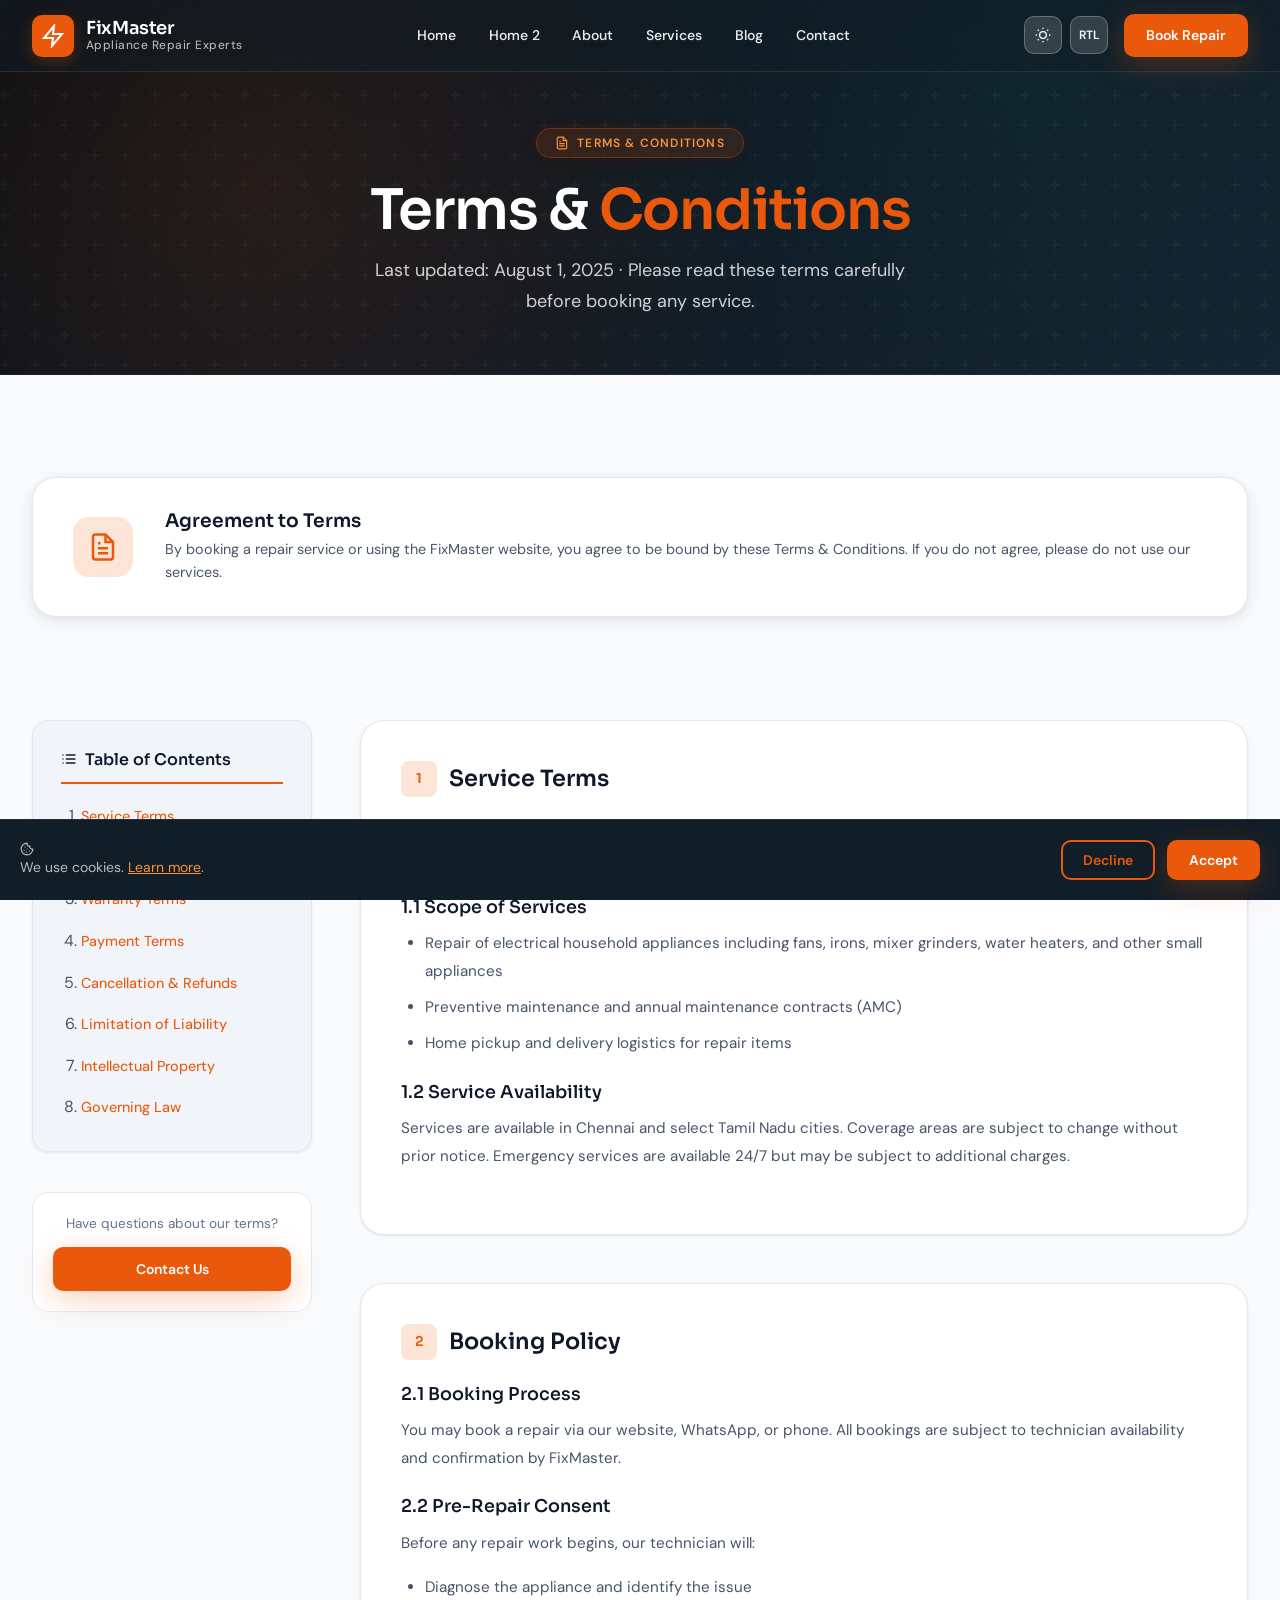
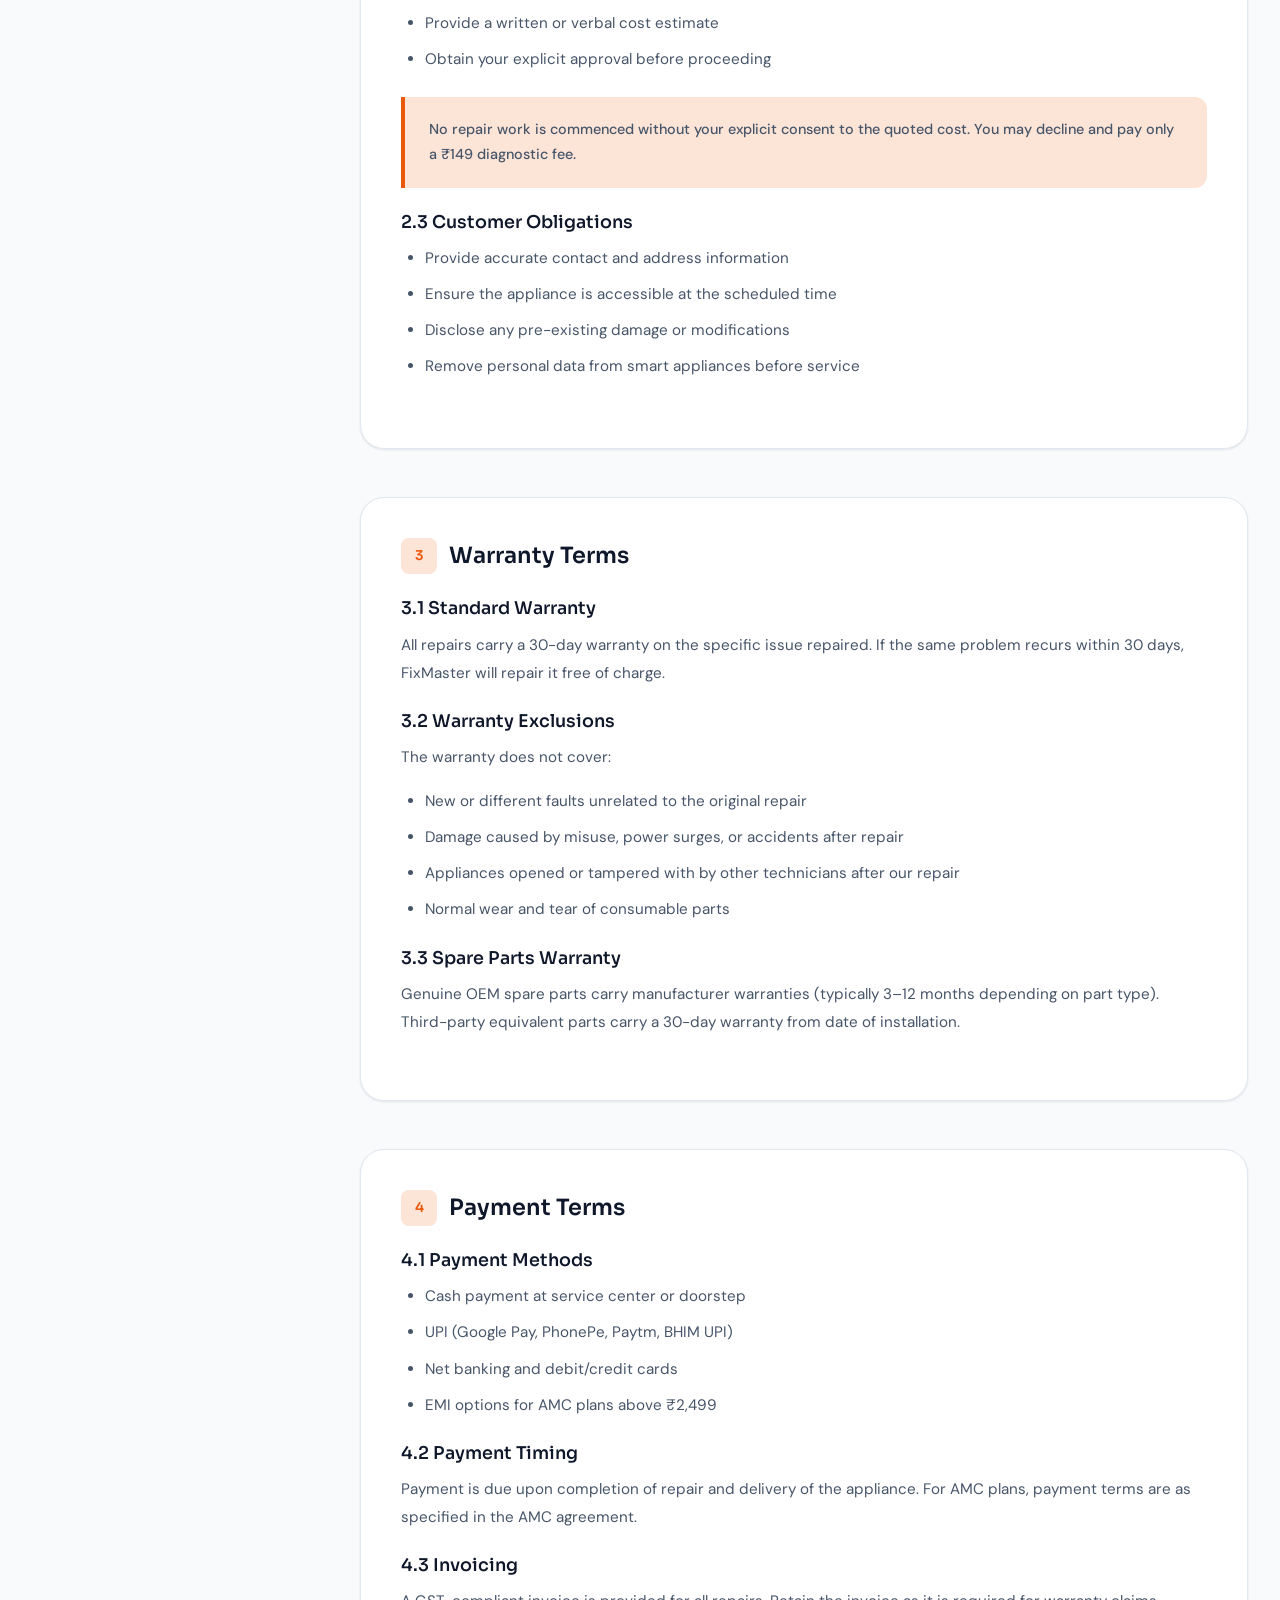
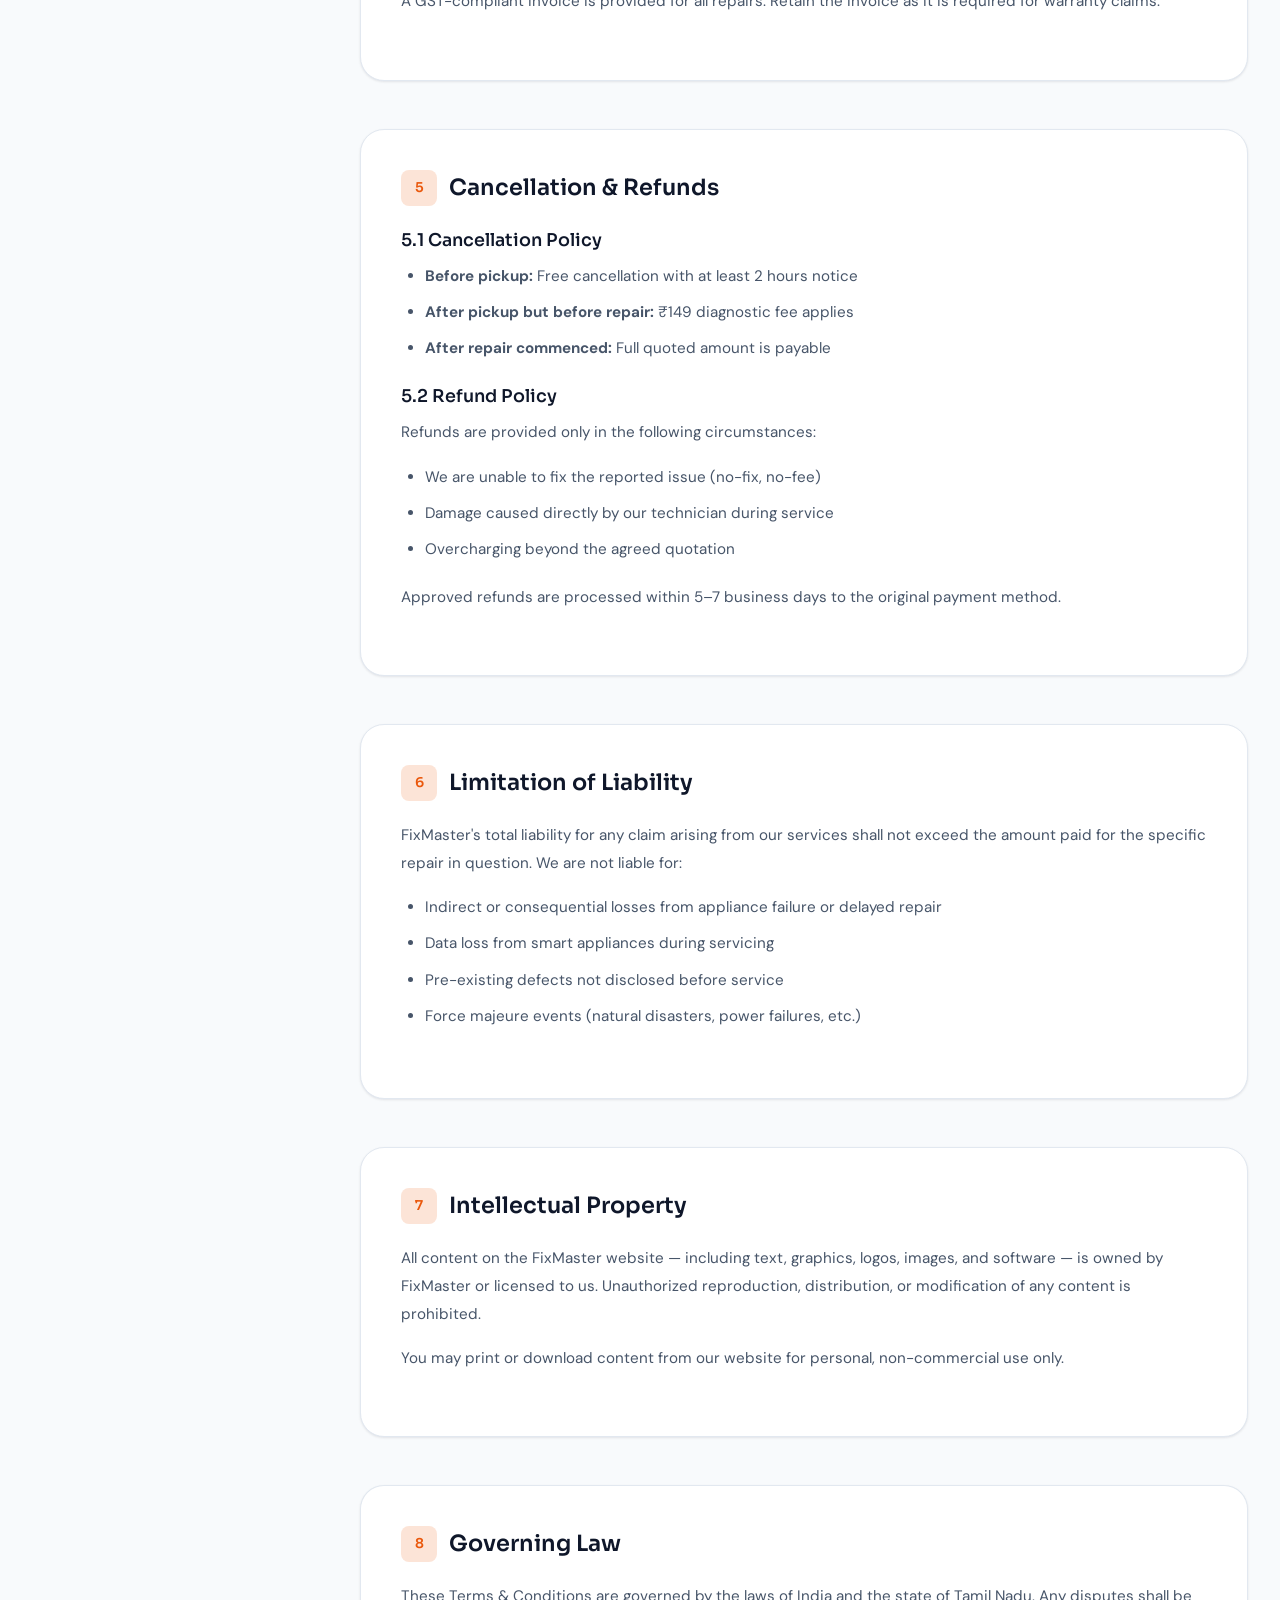
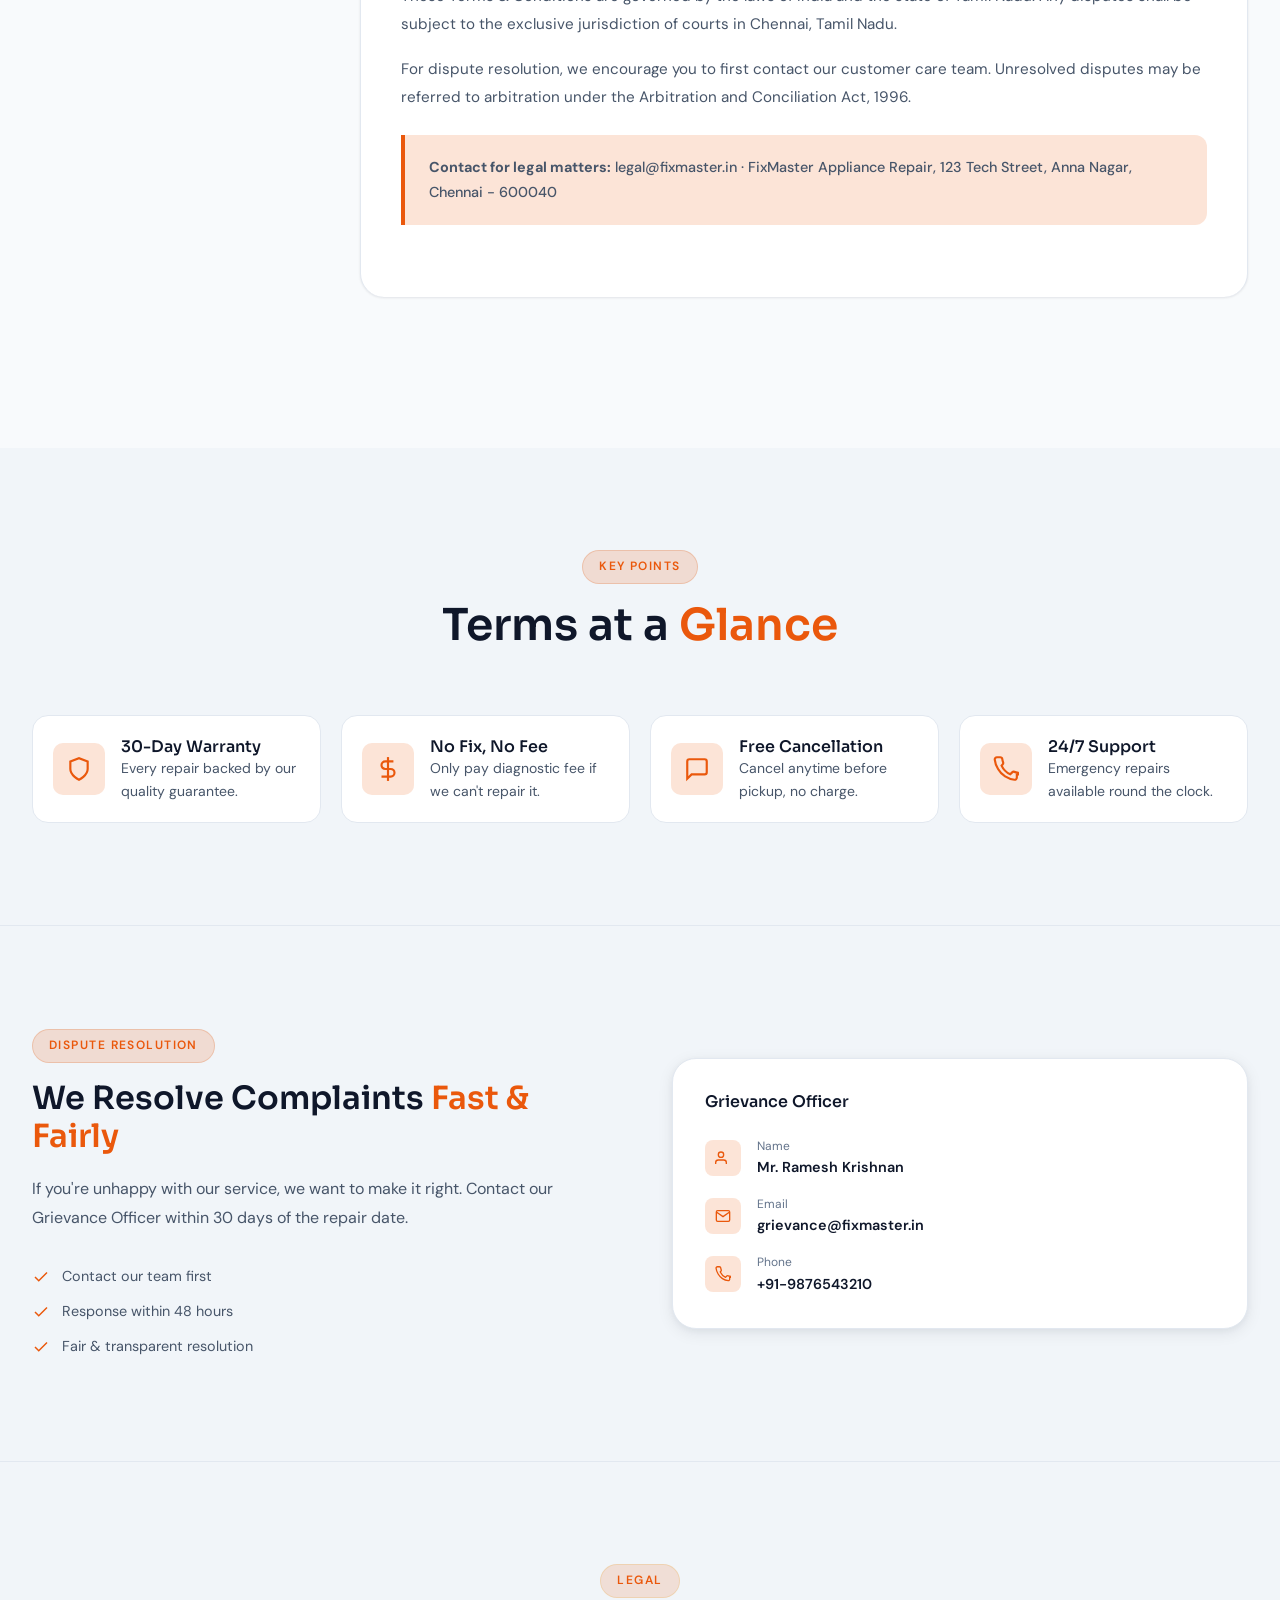
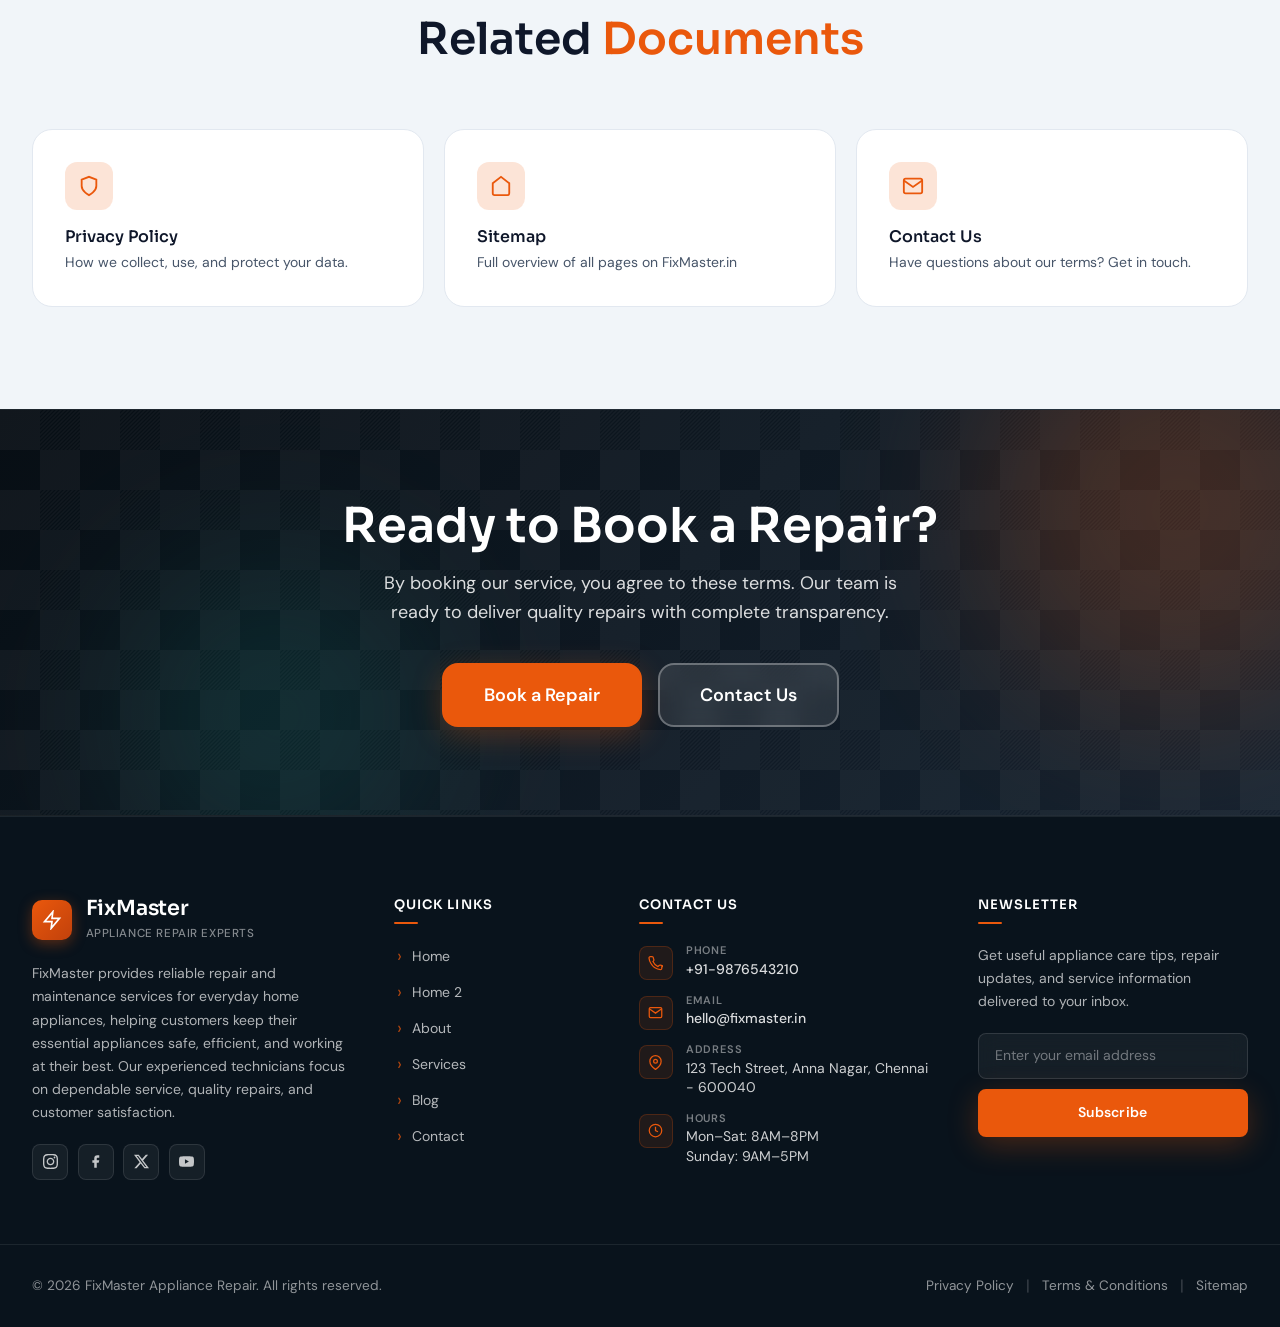
<file: terms.html>
<!DOCTYPE html>
<html lang="en" dir="ltr" data-theme="light">
<head>
  <meta charset="UTF-8" /><meta name="viewport" content="width=device-width, initial-scale=1.0" />
  <meta name="description" content="FixMaster Terms and Conditions - Read our service terms, warranty policy, payment terms, and user obligations before booking a repair." />
  <title>Terms & Conditions | FixMaster Appliance Repair</title>
  <link rel="icon" type="image/svg+xml" href="favicon.svg" />
  <link rel="icon" type="image/png" href="favicon.png" />
  <link rel="apple-touch-icon" href="favicon.png" />
  <link rel="stylesheet" href="css/style.css" /><link rel="stylesheet" href="css/animations.css" /><link rel="stylesheet" href="css/dark-mode.css" /><link rel="stylesheet" href="css/responsive.css" />
  <style>
    .policy-toc { background:var(--bg-secondary);border:1px solid var(--border-color);border-radius:1rem;padding:1.75rem;margin-bottom:2.5rem }
    .policy-toc h4 { font-family:'Sora',sans-serif;font-weight:550;margin-bottom:1rem;font-size:1rem }
    .policy-toc ol { padding-left:1.25rem;color:var(--text-secondary);line-height:2 }
    .policy-toc li a { color:var(--color-orange);text-decoration:none;font-size:0.9rem;transition:color 0.2s }
    .policy-section { margin-bottom:3rem;padding-bottom:3rem;border-bottom:1px solid var(--border-color) }
    .policy-section:last-child { border-bottom:none }
    .policy-section h2 { font-family:'Sora',sans-serif;font-size:1.4rem;font-weight:600;margin-bottom:1.25rem;display:flex;align-items:center;gap:0.75rem;scroll-margin-top:100px }
    .policy-section h3 { font-family:'Sora',sans-serif;font-size:1.1rem;font-weight:550;margin:1.5rem 0 0.75rem }
    .policy-section p,.policy-section li { color:var(--text-secondary);line-height:1.85;font-size:0.95rem }
    .policy-section ul,.policy-section ol { padding-left:1.5rem;margin-bottom:1.25rem }
    .policy-section li { margin-bottom:0.5rem }
    .policy-highlight { background:var(--color-orange-glow);border-left:4px solid var(--color-orange);border-radius:0 0.75rem 0.75rem 0;padding:1.25rem 1.5rem;margin:1.5rem 0;font-size:0.9rem;color:var(--text-secondary) }
  </style>
</head>
<body>
<div id="preloader"><div class="preloader-logo"><div style="width:64px;height:64px;background:linear-gradient(135deg,#EA580C,#C2410C);border-radius:16px;display:flex;align-items:center;justify-content:center;margin:0 auto 1rem"><svg width="36" height="36" fill="none" stroke="white" stroke-width="2" viewBox="0 0 24 24"><polygon points="13 2 3 14 12 14 11 22 21 10 12 10 13 2"/></svg></div><p style="color:white;font-family:'Sora',sans-serif;font-size:1.25rem;font-weight:600;letter-spacing:0.02em;text-align:center">FixMaster</p></div><div class="preloader-bar"><div class="preloader-fill"></div></div></div>
<div class="scroll-indicator"></div>

<nav class="navbar"><div class="container"><div class="navbar-inner">
  <a href="index.html" class="navbar-logo"><div class="logo-icon"><svg width="24" height="24" fill="none" stroke="white" stroke-width="2" viewBox="0 0 24 24"><polygon points="13 2 3 14 12 14 11 22 21 10 12 10 13 2"/></svg></div><div class="logo-text"><span class="logo-name">FixMaster</span><span class="logo-tagline">Appliance Repair Experts</span></div></a>
    <ul class="navbar-nav">
    <li class="nav-item"><a href="index.html" class="nav-link">Home</a></li>
    <li class="nav-item"><a href="home2.html" class="nav-link">Home 2</a></li>
    <li class="nav-item"><a href="about.html" class="nav-link">About</a></li>
    <li class="nav-item"><a href="services.html" class="nav-link">Services</a></li>
    <li class="nav-item"><a href="blog.html" class="nav-link">Blog</a></li>
    <li class="nav-item"><a href="contact.html" class="nav-link">Contact</a></li>
  </ul>
  <div class="navbar-controls"><button class="ctrl-btn theme-toggle" id="themeToggle" aria-label="Toggle theme"><span data-sun><svg width="16" height="16" fill="none" stroke="currentColor" stroke-width="2" viewBox="0 0 24 24"><circle cx="12" cy="12" r="5"/><line x1="12" y1="1" x2="12" y2="3"/><line x1="12" y1="21" x2="12" y2="23"/><line x1="4.22" y1="4.22" x2="5.64" y2="5.64"/><line x1="18.36" y1="18.36" x2="19.78" y2="19.78"/><line x1="1" y1="12" x2="3" y2="12"/><line x1="21" y1="12" x2="23" y2="12"/><line x1="4.22" y1="19.78" x2="5.64" y2="18.36"/><line x1="18.36" y1="5.64" x2="19.78" y2="4.22"/></svg></span><span data-moon style="display:none"><svg width="16" height="16" fill="none" stroke="currentColor" stroke-width="2" viewBox="0 0 24 24"><path d="M21 12.79A9 9 0 1 1 11.21 3 7 7 0 0 0 21 12.79z"/></svg></span></button><button class="ctrl-btn rtl-toggle" id="rtlToggle" aria-label="Toggle RTL/LTR">RTL</button><a href="services.html#booking" class="btn btn-orange btn-sm navbar-cta">Book Repair</a><button class="hamburger" id="hamburger" aria-label="Open menu"><span></span><span></span><span></span></button></div>
</div></div></nav>
<nav class="mobile-nav" id="mobileNav" aria-label="Mobile navigation">
  <a href="index.html" class="mobile-nav-link"><span style="display:inline-flex;align-items:center;gap:0.45rem"><svg viewBox="0 0 24 24" width="1em" height="1em" fill="none" stroke="currentColor" stroke-width="2" stroke-linecap="round" stroke-linejoin="round" style="vertical-align:-0.125em;flex-shrink:0" aria-hidden="true"><path d="M3 9l9-7 9 7v11a2 2 0 0 1-2 2H5a2 2 0 0 1-2-2z"/><polyline points="9 22 9 12 15 12 15 22"/></svg> Home</span></a>
  <a href="home2.html" class="mobile-nav-link"><span style="display:inline-flex;align-items:center;gap:0.45rem"><svg viewBox="0 0 24 24" width="1em" height="1em" fill="none" stroke="currentColor" stroke-width="2" stroke-linecap="round" stroke-linejoin="round" style="vertical-align:-0.125em;flex-shrink:0" aria-hidden="true"><path d="M9 9h11a2 2 0 0 1 2 2v9a2 2 0 0 1-2 2H11a2 2 0 0 1-2-2z"/><path d="M15 15V5a2 2 0 0 0-2-2H4a2 2 0 0 0-2 2v9a2 2 0 0 0 2 2h2"/></svg> Home 2</span></a>
  <a href="about.html" class="mobile-nav-link"><span style="display:inline-flex;align-items:center;gap:0.45rem"><svg viewBox="0 0 24 24" width="1em" height="1em" fill="none" stroke="currentColor" stroke-width="2" stroke-linecap="round" stroke-linejoin="round" style="vertical-align:-0.125em;flex-shrink:0" aria-hidden="true"><circle cx="12" cy="12" r="10"/><line x1="12" y1="8" x2="12" y2="12"/><line x1="12" y1="16" x2="12.01" y2="16"/></svg> About</span></a>
  <a href="services.html" class="mobile-nav-link"><span style="display:inline-flex;align-items:center;gap:0.45rem"><svg viewBox="0 0 24 24" width="1em" height="1em" fill="none" stroke="currentColor" stroke-width="2" stroke-linecap="round" stroke-linejoin="round" style="vertical-align:-0.125em;flex-shrink:0" aria-hidden="true"><path d="M14.7 6.3a1 1 0 0 0 0 1.4l1.6 1.6a1 1 0 0 0 1.4 0l3.77-3.77a6 6 0 0 1-7.94 7.94l-6.91 6.91a2.12 2.12 0 0 1-3-3l6.91-6.91a6 6 0 0 1 7.94-7.94l-3.76 3.76z"/></svg> Services</span></a>
  <a href="blog.html" class="mobile-nav-link"><span style="display:inline-flex;align-items:center;gap:0.45rem"><svg viewBox="0 0 24 24" width="1em" height="1em" fill="none" stroke="currentColor" stroke-width="2" stroke-linecap="round" stroke-linejoin="round" style="vertical-align:-0.125em;flex-shrink:0" aria-hidden="true"><path d="M4 22h16a2 2 0 0 0 2-2V4a2 2 0 0 0-2-2H8a2 2 0 0 0-2 2v16a2 2 0 0 1-2 2zm0 0a2 2 0 0 1-2-2v-9c0-1.1.9-2 2-2h2"/><path d="M18 14h-8"/><path d="M15 18h-5"/><path d="M10 6h8v4h-8V6z"/></svg> Blog</span></a>
  <a href="contact.html" class="mobile-nav-link"><span style="display:inline-flex;align-items:center;gap:0.45rem"><svg viewBox="0 0 24 24" width="1em" height="1em" fill="none" stroke="currentColor" stroke-width="2" stroke-linecap="round" stroke-linejoin="round" style="vertical-align:-0.125em;flex-shrink:0" aria-hidden="true"><path d="M22 16.92v3a2 2 0 0 1-2.18 2 19.79 19.79 0 0 1-8.63-3.07A19.5 19.5 0 0 1 4.69 12a19.79 19.79 0 0 1-3.07-8.67A2 2 0 0 1 3.6 1.17h3a2 2 0 0 1 2 1.72c.127.96.361 1.903.7 2.81a2 2 0 0 1-.45 2.11L7.91 8.91a16 16 0 0 0 8 8l1.8-1.8a2 2 0 0 1 2.11-.45c.907.339 1.85.573 2.81.7A2 2 0 0 1 24 17z"/></svg> Contact</span></a>
  <div class="mobile-controls">
    <a href="services.html#booking" class="btn btn-orange btn-sm">Book Repair</a>
  </div>
</nav>

<!-- SECTION 1: HERO -->
<section class="page-hero" aria-label="Terms hero">
  <div class="page-hero-pattern"></div>
  <div class="container"><div class="page-hero-content reveal">
    <span class="page-hero-tag">
      <svg viewBox="0 0 24 24" width="14" height="14" fill="none" stroke="currentColor" stroke-width="2" stroke-linecap="round" stroke-linejoin="round" aria-hidden="true"><path d="M14 2H6a2 2 0 0 0-2 2v16a2 2 0 0 0 2 2h12a2 2 0 0 0 2-2V8z"/><polyline points="14 2 14 8 20 8"/><line x1="16" y1="13" x2="8" y2="13"/><line x1="16" y1="17" x2="8" y2="17"/><polyline points="10 9 9 9 8 9"/></svg>
      Terms & Conditions
    </span>
    <h1 class="page-hero-title">Terms & <span style="color:var(--color-orange)">Conditions</span></h1>
    <p class="page-hero-desc">Last updated: August 1, 2025 · Please read these terms carefully before booking any service.</p>
  </div></div>
</section>

<!-- SECTION 2: AGREEMENT BANNER -->
<section class="section" style="padding-bottom:0" aria-label="Terms agreement">
  <div class="container">
    <div class="reveal highlight-card" style="border-radius:1.5rem;padding:2rem 2.5rem;display:flex;align-items:center;gap:2rem;flex-wrap:wrap">
      <div style="width:60px;height:60px;background:var(--color-orange-glow);border-radius:1rem;display:flex;align-items:center;justify-content:center;flex-shrink:0"><svg width="30" height="30" fill="none" stroke="var(--color-orange)" stroke-width="2" viewBox="0 0 24 24"><path d="M14 2H6a2 2 0 0 0-2 2v16a2 2 0 0 0 2 2h12a2 2 0 0 0 2-2V8z"/><polyline points="14 2 14 8 20 8"/><line x1="16" y1="13" x2="8" y2="13"/><line x1="16" y1="17" x2="8" y2="17"/><polyline points="10 9 9 9 8 9"/></svg></div>
      <div style="flex:1">
        <h3 style="font-family:'Sora',sans-serif;font-weight:600;margin-bottom:0.4rem;color:var(--text-primary)">Agreement to Terms</h3>
        <p style="color:var(--text-secondary);font-size:0.9rem;line-height:1.6">By booking a repair service or using the FixMaster website, you agree to be bound by these Terms & Conditions. If you do not agree, please do not use our services.</p>
      </div>
    </div>
  </div>
</section>

<!-- SECTION 3: TERMS CONTENT -->
<section class="section" aria-label="Terms content">
  <div class="container">
    <div style="display:grid;grid-template-columns:280px 1fr;gap:3rem;align-items:start">
      <div class="reveal" style="position:sticky;top:100px">
        <div class="policy-toc">
          <h4><svg viewBox="0 0 24 24" width="1em" height="1em" fill="none" stroke="currentColor" stroke-width="2" stroke-linecap="round" stroke-linejoin="round" style="vertical-align:-0.125em;flex-shrink:0" aria-hidden="true"><line x1="8" y1="6" x2="21" y2="6"/><line x1="8" y1="12" x2="21" y2="12"/><line x1="8" y1="18" x2="21" y2="18"/><line x1="3" y1="6" x2="3.01" y2="6"/><line x1="3" y1="12" x2="3.01" y2="12"/><line x1="3" y1="18" x2="3.01" y2="18"/></svg> Table of Contents</h4>
          <ol>
            <li><a href="#service-terms">Service Terms</a></li>
            <li><a href="#booking-policy">Booking Policy</a></li>
            <li><a href="#warranty">Warranty Terms</a></li>
            <li><a href="#payment">Payment Terms</a></li>
            <li><a href="#cancellation">Cancellation & Refunds</a></li>
            <li><a href="#liability">Limitation of Liability</a></li>
            <li><a href="#ip">Intellectual Property</a></li>
            <li><a href="#governing-law">Governing Law</a></li>
          </ol>
        </div>
        <div style="background:var(--bg-card);border:1px solid var(--border-color);border-radius:1rem;padding:1.25rem;text-align:center">
          <p style="font-size:0.85rem;color:var(--text-muted);margin-bottom:0.75rem">Have questions about our terms?</p>
          <a href="contact.html" class="btn btn-sm btn-primary w-full">Contact Us</a>
        </div>
      </div>

      <div class="reveal">
        <div id="service-terms" class="policy-section">
          <h2><span style="width:36px;height:36px;background:var(--color-orange-glow);border-radius:0.5rem;display:inline-flex;align-items:center;justify-content:center;font-size:0.85rem;font-weight:600;color:var(--color-orange)">1</span>Service Terms</h2>
          <p>FixMaster Appliance Repair ("FixMaster", "we", "us") provides electrical appliance repair services subject to these terms. By engaging our services, you agree to these conditions.</p>
          <h3>1.1 Scope of Services</h3>
          <ul>
            <li>Repair of electrical household appliances including fans, irons, mixer grinders, water heaters, and other small appliances</li>
            <li>Preventive maintenance and annual maintenance contracts (AMC)</li>
            <li>Home pickup and delivery logistics for repair items</li>
          </ul>
          <h3>1.2 Service Availability</h3>
          <p>Services are available in Chennai and select Tamil Nadu cities. Coverage areas are subject to change without prior notice. Emergency services are available 24/7 but may be subject to additional charges.</p>
        </div>

        <div id="booking-policy" class="policy-section">
          <h2><span style="width:36px;height:36px;background:var(--color-orange-glow);border-radius:0.5rem;display:inline-flex;align-items:center;justify-content:center;font-size:0.85rem;font-weight:600;color:var(--color-orange)">2</span>Booking Policy</h2>
          <h3>2.1 Booking Process</h3>
          <p>You may book a repair via our website, WhatsApp, or phone. All bookings are subject to technician availability and confirmation by FixMaster.</p>
          <h3>2.2 Pre-Repair Consent</h3>
          <p>Before any repair work begins, our technician will:</p>
          <ul>
            <li>Diagnose the appliance and identify the issue</li>
            <li>Provide a written or verbal cost estimate</li>
            <li>Obtain your explicit approval before proceeding</li>
          </ul>
          <div class="policy-highlight">No repair work is commenced without your explicit consent to the quoted cost. You may decline and pay only a ₹149 diagnostic fee.</div>
          <h3>2.3 Customer Obligations</h3>
          <ul>
            <li>Provide accurate contact and address information</li>
            <li>Ensure the appliance is accessible at the scheduled time</li>
            <li>Disclose any pre-existing damage or modifications</li>
            <li>Remove personal data from smart appliances before service</li>
          </ul>
        </div>

        <div id="warranty" class="policy-section">
          <h2><span style="width:36px;height:36px;background:var(--color-orange-glow);border-radius:0.5rem;display:inline-flex;align-items:center;justify-content:center;font-size:0.85rem;font-weight:600;color:var(--color-orange)">3</span>Warranty Terms</h2>
          <h3>3.1 Standard Warranty</h3>
          <p>All repairs carry a 30-day warranty on the specific issue repaired. If the same problem recurs within 30 days, FixMaster will repair it free of charge.</p>
          <h3>3.2 Warranty Exclusions</h3>
          <p>The warranty does not cover:</p>
          <ul>
            <li>New or different faults unrelated to the original repair</li>
            <li>Damage caused by misuse, power surges, or accidents after repair</li>
            <li>Appliances opened or tampered with by other technicians after our repair</li>
            <li>Normal wear and tear of consumable parts</li>
          </ul>
          <h3>3.3 Spare Parts Warranty</h3>
          <p>Genuine OEM spare parts carry manufacturer warranties (typically 3–12 months depending on part type). Third-party equivalent parts carry a 30-day warranty from date of installation.</p>
        </div>

        <div id="payment" class="policy-section">
          <h2><span style="width:36px;height:36px;background:var(--color-orange-glow);border-radius:0.5rem;display:inline-flex;align-items:center;justify-content:center;font-size:0.85rem;font-weight:600;color:var(--color-orange)">4</span>Payment Terms</h2>
          <h3>4.1 Payment Methods</h3>
          <ul>
            <li>Cash payment at service center or doorstep</li>
            <li>UPI (Google Pay, PhonePe, Paytm, BHIM UPI)</li>
            <li>Net banking and debit/credit cards</li>
            <li>EMI options for AMC plans above ₹2,499</li>
          </ul>
          <h3>4.2 Payment Timing</h3>
          <p>Payment is due upon completion of repair and delivery of the appliance. For AMC plans, payment terms are as specified in the AMC agreement.</p>
          <h3>4.3 Invoicing</h3>
          <p>A GST-compliant invoice is provided for all repairs. Retain the invoice as it is required for warranty claims.</p>
        </div>

        <div id="cancellation" class="policy-section">
          <h2><span style="width:36px;height:36px;background:var(--color-orange-glow);border-radius:0.5rem;display:inline-flex;align-items:center;justify-content:center;font-size:0.85rem;font-weight:600;color:var(--color-orange)">5</span>Cancellation & Refunds</h2>
          <h3>5.1 Cancellation Policy</h3>
          <ul>
            <li><strong>Before pickup:</strong> Free cancellation with at least 2 hours notice</li>
            <li><strong>After pickup but before repair:</strong> ₹149 diagnostic fee applies</li>
            <li><strong>After repair commenced:</strong> Full quoted amount is payable</li>
          </ul>
          <h3>5.2 Refund Policy</h3>
          <p>Refunds are provided only in the following circumstances:</p>
          <ul>
            <li>We are unable to fix the reported issue (no-fix, no-fee)</li>
            <li>Damage caused directly by our technician during service</li>
            <li>Overcharging beyond the agreed quotation</li>
          </ul>
          <p>Approved refunds are processed within 5–7 business days to the original payment method.</p>
        </div>

        <div id="liability" class="policy-section">
          <h2><span style="width:36px;height:36px;background:var(--color-orange-glow);border-radius:0.5rem;display:inline-flex;align-items:center;justify-content:center;font-size:0.85rem;font-weight:600;color:var(--color-orange)">6</span>Limitation of Liability</h2>
          <p>FixMaster's total liability for any claim arising from our services shall not exceed the amount paid for the specific repair in question. We are not liable for:</p>
          <ul>
            <li>Indirect or consequential losses from appliance failure or delayed repair</li>
            <li>Data loss from smart appliances during servicing</li>
            <li>Pre-existing defects not disclosed before service</li>
            <li>Force majeure events (natural disasters, power failures, etc.)</li>
          </ul>
        </div>

        <div id="ip" class="policy-section">
          <h2><span style="width:36px;height:36px;background:var(--color-orange-glow);border-radius:0.5rem;display:inline-flex;align-items:center;justify-content:center;font-size:0.85rem;font-weight:600;color:var(--color-orange)">7</span>Intellectual Property</h2>
          <p>All content on the FixMaster website — including text, graphics, logos, images, and software — is owned by FixMaster or licensed to us. Unauthorized reproduction, distribution, or modification of any content is prohibited.</p>
          <p>You may print or download content from our website for personal, non-commercial use only.</p>
        </div>

        <div id="governing-law" class="policy-section">
          <h2><span style="width:36px;height:36px;background:var(--color-orange-glow);border-radius:0.5rem;display:inline-flex;align-items:center;justify-content:center;font-size:0.85rem;font-weight:600;color:var(--color-orange)">8</span>Governing Law</h2>
          <p>These Terms & Conditions are governed by the laws of India and the state of Tamil Nadu. Any disputes shall be subject to the exclusive jurisdiction of courts in Chennai, Tamil Nadu.</p>
          <p>For dispute resolution, we encourage you to first contact our customer care team. Unresolved disputes may be referred to arbitration under the Arbitration and Conciliation Act, 1996.</p>
          <div class="policy-highlight"><strong>Contact for legal matters:</strong> legal@fixmaster.in · FixMaster Appliance Repair, 123 Tech Street, Anna Nagar, Chennai - 600040</div>
        </div>
      </div>
    </div>
  </div>
</section>

<!-- SECTION 4: KEY HIGHLIGHTS -->
<section class="section bg-secondary" aria-label="Terms highlights">
  <div class="container">
    <div class="section-header reveal"><span class="section-tag orange">Key Points</span><h2 class="section-title">Terms at a <span>Glance</span></h2></div>
    <div class="grid grid-4 gap-5 stagger-children">
      <div class="cert-card reveal"><div class="cert-icon"><svg width="26" height="26" fill="none" stroke="var(--color-orange)" stroke-width="2" viewBox="0 0 24 24"><path d="M12 22s8-4 8-10V5l-8-3-8 3v7c0 6 8 10 8 10z"/></svg></div><div><h4 style="font-weight:550">30-Day Warranty</h4><p style="font-size:0.875rem;color:var(--text-secondary)">Every repair backed by our quality guarantee.</p></div></div>
      <div class="cert-card reveal reveal-delay-1"><div class="cert-icon"><svg width="26" height="26" fill="none" stroke="var(--color-orange)" stroke-width="2" viewBox="0 0 24 24"><line x1="12" y1="1" x2="12" y2="23"/><path d="M17 5H9.5a3.5 3.5 0 0 0 0 7h5a3.5 3.5 0 0 1 0 7H6"/></svg></div><div><h4 style="font-weight:550">No Fix, No Fee</h4><p style="font-size:0.875rem;color:var(--text-secondary)">Only pay diagnostic fee if we can't repair it.</p></div></div>
      <div class="cert-card reveal reveal-delay-2"><div class="cert-icon"><svg width="26" height="26" fill="none" stroke="var(--color-orange)" stroke-width="2" viewBox="0 0 24 24"><path d="M21 15a2 2 0 0 1-2 2H7l-4 4V5a2 2 0 0 1 2-2h14a2 2 0 0 1 2 2z"/></svg></div><div><h4 style="font-weight:550">Free Cancellation</h4><p style="font-size:0.875rem;color:var(--text-secondary)">Cancel anytime before pickup, no charge.</p></div></div>
      <div class="cert-card reveal reveal-delay-3"><div class="cert-icon"><svg width="26" height="26" fill="none" stroke="var(--color-orange)" stroke-width="2" viewBox="0 0 24 24"><path d="M22 16.92v3a2 2 0 0 1-2.18 2 19.79 19.79 0 0 1-8.63-3.07A19.5 19.5 0 0 1 4.69 12a19.79 19.79 0 0 1-3.07-8.67A2 2 0 0 1 3.6 1.17h3a2 2 0 0 1 2 1.72c.127.96.361 1.903.7 2.81a2 2 0 0 1-.45 2.11L7.91 8.91a16 16 0 0 0 8 8l1.8-1.8a2 2 0 0 1 2.11-.45c.907.339 1.85.573 2.81.7A2 2 0 0 1 24 17z"/></svg></div><div><h4 style="font-weight:550">24/7 Support</h4><p style="font-size:0.875rem;color:var(--text-secondary)">Emergency repairs available round the clock.</p></div></div>
    </div>
  </div>
</section>

<!-- SECTION 5: DISPUTE RESOLUTION -->
<section class="section milestone-section" aria-label="Dispute resolution">
  <div class="container">
    <div style="grid-template-columns:1fr 1fr;gap:4rem;align-items:center" class="grid">
      <div class="reveal from-left">
        <span class="section-tag orange" style="margin-bottom:1rem;display:inline-flex">Dispute Resolution</span>
        <h2 style="font-family:'Sora',sans-serif;font-size:2rem;font-weight:600;color:var(--text-primary);line-height:1.2;margin-bottom:1.25rem">We Resolve Complaints <span style="color:var(--color-orange)">Fast & Fairly</span></h2>
        <p style="color:var(--text-secondary);line-height:1.8;margin-bottom:2rem">If you're unhappy with our service, we want to make it right. Contact our Grievance Officer within 30 days of the repair date.</p>
        <div style="display:flex;flex-direction:column;gap:0.75rem">
          <div style="display:flex;align-items:center;gap:0.75rem;color:var(--text-secondary);font-size:0.9rem"><svg width="18" height="18" fill="none" stroke="var(--color-orange)" stroke-width="2" viewBox="0 0 24 24"><polyline points="20 6 9 17 4 12"/></svg>Contact our team first</div>
          <div style="display:flex;align-items:center;gap:0.75rem;color:var(--text-secondary);font-size:0.9rem"><svg width="18" height="18" fill="none" stroke="var(--color-orange)" stroke-width="2" viewBox="0 0 24 24"><polyline points="20 6 9 17 4 12"/></svg>Response within 48 hours</div>
          <div style="display:flex;align-items:center;gap:0.75rem;color:var(--text-secondary);font-size:0.9rem"><svg width="18" height="18" fill="none" stroke="var(--color-orange)" stroke-width="2" viewBox="0 0 24 24"><polyline points="20 6 9 17 4 12"/></svg>Fair & transparent resolution</div>
        </div>
      </div>
      <div class="reveal from-right">
        <div class="highlight-card" style="border-radius:1.5rem;padding:2rem">
          <h4 style="color:var(--text-primary);font-family:'Sora',sans-serif;font-weight:550;margin-bottom:1.5rem">Grievance Officer</h4>
          <div style="display:flex;flex-direction:column;gap:1rem">
            <div style="display:flex;gap:1rem;align-items:center"><div style="width:36px;height:36px;background:var(--color-orange-glow);border-radius:0.5rem;display:flex;align-items:center;justify-content:center;flex-shrink:0"><svg width="16" height="16" fill="none" stroke="var(--color-orange)" stroke-width="2" viewBox="0 0 24 24"><path d="M17 21v-2a4 4 0 0 0-4-4H5a4 4 0 0 0-4 4v2"/><circle cx="9" cy="7" r="4"/></svg></div><div><p style="color:var(--text-muted);font-size:0.75rem">Name</p><p style="color:var(--text-primary);font-size:0.9rem;font-weight:600">Mr. Ramesh Krishnan</p></div></div>
            <div style="display:flex;gap:1rem;align-items:center"><div style="width:36px;height:36px;background:var(--color-orange-glow);border-radius:0.5rem;display:flex;align-items:center;justify-content:center;flex-shrink:0"><svg width="16" height="16" fill="none" stroke="var(--color-orange)" stroke-width="2" viewBox="0 0 24 24"><path d="M4 4h16c1.1 0 2 .9 2 2v12c0 1.1-.9 2-2 2H4c-1.1 0-2-.9-2-2V6c0-1.1.9-2 2-2z"/><polyline points="22,6 12,13 2,6"/></svg></div><div><p style="color:var(--text-muted);font-size:0.75rem">Email</p><p style="color:var(--text-primary);font-size:0.9rem;font-weight:600">grievance@fixmaster.in</p></div></div>
            <div style="display:flex;gap:1rem;align-items:center"><div style="width:36px;height:36px;background:var(--color-orange-glow);border-radius:0.5rem;display:flex;align-items:center;justify-content:center;flex-shrink:0"><svg width="16" height="16" fill="none" stroke="var(--color-orange)" stroke-width="2" viewBox="0 0 24 24"><path d="M22 16.92v3a2 2 0 0 1-2.18 2 19.79 19.79 0 0 1-8.63-3.07A19.5 19.5 0 0 1 4.69 12a19.79 19.79 0 0 1-3.07-8.67A2 2 0 0 1 3.6 1.17h3a2 2 0 0 1 2 1.72c.127.96.361 1.903.7 2.81a2 2 0 0 1-.45 2.11L7.91 8.91a16 16 0 0 0 8 8l1.8-1.8a2 2 0 0 1 2.11-.45c.907.339 1.85.573 2.81.7A2 2 0 0 1 24 17z"/></svg></div><div><p style="color:var(--text-muted);font-size:0.75rem">Phone</p><p style="color:var(--text-primary);font-size:0.9rem;font-weight:600">+91-9876543210</p></div></div>
          </div>
        </div>
      </div>
    </div>
  </div>
</section>

<!-- SECTION 6: RELATED LEGAL -->
<section class="section bg-secondary" aria-label="Related legal pages">
  <div class="container">
    <div class="section-header reveal"><span class="section-tag">Legal</span><h2 class="section-title">Related <span>Documents</span></h2></div>
    <div class="grid grid-3 gap-5 stagger-children">
      <a href="privacy-policy.html" class="reveal" style="text-decoration:none;background:var(--bg-card);border:1px solid var(--border-color);border-radius:1.25rem;padding:2rem;display:block;transition:all 0.3s" onmouseenter="this.style.borderColor='var(--color-orange)';this.style.transform='translateY(-4px)'" onmouseleave="this.style.borderColor='var(--border-color)';this.style.transform=''">
        <div style="width:48px;height:48px;background:var(--color-orange-glow);border-radius:0.75rem;display:flex;align-items:center;justify-content:center;margin-bottom:1rem"><svg width="22" height="22" fill="none" stroke="var(--color-orange)" stroke-width="2" viewBox="0 0 24 24"><path d="M12 22s8-4 8-10V5l-8-3-8 3v7c0 6 8 10 8 10z"/></svg></div>
        <h4 style="font-weight:550;margin-bottom:0.25rem">Privacy Policy</h4><p style="font-size:0.875rem;color:var(--text-secondary)">How we collect, use, and protect your data.</p>
      </a>
      <a href="sitemap.html" class="reveal reveal-delay-1" style="text-decoration:none;background:var(--bg-card);border:1px solid var(--border-color);border-radius:1.25rem;padding:2rem;display:block;transition:all 0.3s" onmouseenter="this.style.borderColor='var(--color-orange)';this.style.transform='translateY(-4px)'" onmouseleave="this.style.borderColor='var(--border-color)';this.style.transform=''">
        <div style="width:48px;height:48px;background:var(--color-orange-glow);border-radius:0.75rem;display:flex;align-items:center;justify-content:center;margin-bottom:1rem"><svg width="22" height="22" fill="none" stroke="var(--color-orange)" stroke-width="2" viewBox="0 0 24 24"><path d="M3 9l9-7 9 7v11a2 2 0 0 1-2 2H5a2 2 0 0 1-2-2z"/></svg></div>
        <h4 style="font-weight:550;margin-bottom:0.25rem">Sitemap</h4><p style="font-size:0.875rem;color:var(--text-secondary)">Full overview of all pages on FixMaster.in</p>
      </a>
      <a href="contact.html" class="reveal reveal-delay-2" style="text-decoration:none;background:var(--bg-card);border:1px solid var(--border-color);border-radius:1.25rem;padding:2rem;display:block;transition:all 0.3s" onmouseenter="this.style.borderColor='var(--color-orange)';this.style.transform='translateY(-4px)'" onmouseleave="this.style.borderColor='var(--border-color)';this.style.transform=''">
        <div style="width:48px;height:48px;background:var(--color-orange-glow);border-radius:0.75rem;display:flex;align-items:center;justify-content:center;margin-bottom:1rem"><svg width="22" height="22" fill="none" stroke="var(--color-orange)" stroke-width="2" viewBox="0 0 24 24"><path d="M4 4h16c1.1 0 2 .9 2 2v12c0 1.1-.9 2-2 2H4c-1.1 0-2-.9-2-2V6c0-1.1.9-2 2-2z"/><polyline points="22,6 12,13 2,6"/></svg></div>
        <h4 style="font-weight:550;margin-bottom:0.25rem">Contact Us</h4><p style="font-size:0.875rem;color:var(--text-secondary)">Have questions about our terms? Get in touch.</p>
      </a>
    </div>
  </div>
</section>

<!-- SECTION 7: CTA -->
<section class="cta-banner" aria-label="Terms CTA">
  <div class="cta-orb cta-orb-1 orb-animate"></div><div class="cta-orb cta-orb-2 orb-animate"></div>
  <div class="container"><div class="cta-inner reveal">
    <h2>Ready to Book a Repair?</h2>
    <p>By booking our service, you agree to these terms. Our team is ready to deliver quality repairs with complete transparency.</p>
    <div class="cta-buttons"><a href="services.html#booking" class="btn btn-orange btn-lg">Book a Repair</a><a href="contact.html" class="btn btn-ghost btn-lg">Contact Us</a></div>
  </div></div>
</section>

<!-- FOOTER -->
<footer class="footer" role="contentinfo">
  <div class="container">
    <div class="footer-grid">
      <div class="footer-brand">
        <div class="logo">
          <div class="logo-icon"><svg width="24" height="24" fill="none" stroke="white" stroke-width="2" viewBox="0 0 24 24"><polygon points="13 2 3 14 12 14 11 22 21 10 12 10 13 2"/></svg></div>
          <div><div class="brand-name">FixMaster</div><div class="brand-sub">Appliance Repair Experts</div></div>
        </div>
        <p class="footer-desc">FixMaster provides reliable repair and maintenance services for everyday home appliances, helping customers keep their essential appliances safe, efficient, and working at their best. Our experienced technicians focus on dependable service, quality repairs, and customer satisfaction.</p>
        <div class="footer-social">
          <a href="https://www.instagram.com/" target="_blank" rel="noopener noreferrer" aria-label="Instagram"><svg width="16" height="16" fill="currentColor" viewBox="0 0 24 24"><path d="M12 2.163c3.204 0 3.584.012 4.85.07 3.252.148 4.771 1.691 4.919 4.919.058 1.265.069 1.645.069 4.849 0 3.205-.012 3.584-.069 4.849-.149 3.225-1.664 4.771-4.919 4.919-1.266.058-1.644.07-4.85.07-3.204 0-3.584-.012-4.849-.07-3.26-.149-4.771-1.699-4.919-4.92-.058-1.265-.07-1.644-.07-4.849 0-3.204.013-3.583.07-4.849.149-3.227 1.664-4.771 4.919-4.919 1.266-.057 1.645-.069 4.849-.069zm0-2.163c-3.259 0-3.667.014-4.947.072-4.358.2-6.78 2.618-6.98 6.98-.059 1.281-.073 1.689-.073 4.948 0 3.259.014 3.668.072 4.948.2 4.358 2.618 6.78 6.98 6.98 1.281.058 1.689.072 4.948.072 3.259 0 3.668-.014 4.948-.072 4.354-.2 6.782-2.618 6.979-6.98.059-1.28.073-1.689.073-4.948 0-3.259-.014-3.667-.072-4.947-.196-4.354-2.617-6.78-6.979-6.98-1.281-.059-1.69-.073-4.949-.073zm0 5.838c-3.403 0-6.162 2.759-6.162 6.162s2.759 6.163 6.162 6.163 6.162-2.759 6.162-6.163c0-3.403-2.759-6.162-6.162-6.162zm0 10.162c-2.209 0-4-1.79-4-4 0-2.209 1.791-4 4-4s4 1.791 4 4c0 2.21-1.791 4-4 4zm6.406-11.845c-.796 0-1.441.645-1.441 1.44s.645 1.44 1.441 1.44c.795 0 1.439-.645 1.439-1.44s-.644-1.44-1.439-1.44z"/></svg></a>
          <a href="https://www.facebook.com/" target="_blank" rel="noopener noreferrer" aria-label="Facebook"><svg width="16" height="16" fill="currentColor" viewBox="0 0 24 24"><path d="M18 2h-3a5 5 0 0 0-5 5v3H7v4h3v8h4v-8h3l1-4h-4V7a1 1 0 0 1 1-1h3z"/></svg></a>
          <a href="https://x.com/" target="_blank" rel="noopener noreferrer" aria-label="X"><svg width="16" height="16" fill="currentColor" viewBox="0 0 24 24"><path d="M18.901 1.153h3.68l-8.04 9.19L24 22.846h-7.406l-5.8-7.584-6.638 7.584H.474l8.6-9.83L0 1.154h7.594l5.243 6.932ZM17.61 20.644h2.039L6.486 3.24H4.298Z"/></svg></a>
          <a href="https://www.youtube.com/" target="_blank" rel="noopener noreferrer" aria-label="YouTube"><svg width="16" height="16" fill="currentColor" viewBox="0 0 24 24"><path d="M23.498 6.186a3.016 3.016 0 0 0-2.122-2.136C19.505 3.545 12 3.545 12 3.545s-7.505 0-9.377.505A3.017 3.017 0 0 0 .502 6.186C0 8.07 0 12 0 12s0 3.93.502 5.814a3.016 3.016 0 0 0 2.122 2.136c1.871.505 9.376.505 9.376.505s7.505 0 9.377-.505a3.015 3.015 0 0 0 2.122-2.136C24 15.93 24 12 24 12s0-3.93-.502-5.814zM9.545 15.568V8.432L15.818 12l-6.273 3.568z"/></svg></a>
        </div>
      </div>

      <div>
        <h4 class="footer-col-title">QUICK LINKS</h4>
        <ul class="footer-links">
          <li><a href="index.html">Home</a></li>
          <li><a href="home2.html">Home 2</a></li>
          <li><a href="about.html">About</a></li>
          <li><a href="services.html">Services</a></li>
          <li><a href="blog.html">Blog</a></li>
          <li><a href="contact.html">Contact</a></li>
        </ul>
      </div>

      <div>
        <h4 class="footer-col-title">CONTACT US</h4>
        <div class="footer-contact-item">
          <div class="icon"><svg width="15" height="15" fill="none" stroke="currentColor" stroke-width="2" viewBox="0 0 24 24"><path d="M22 16.92v3a2 2 0 0 1-2.18 2 19.79 19.79 0 0 1-8.63-3.07A19.5 19.5 0 0 1 4.69 12a19.79 19.79 0 0 1-3.07-8.67A2 2 0 0 1 3.6 1.17h3a2 2 0 0 1 2 1.72c.127.96.361 1.903.7 2.81a2 2 0 0 1-.45 2.11L7.91 8.91a16 16 0 0 0 8 8l1.8-1.8a2 2 0 0 1 2.11-.45c.907.339 1.85.573 2.81.7A2 2 0 0 1 24 17z"/></svg></div>
          <div class="text"><strong>Phone</strong><a href="tel:+919876543210">+91-9876543210</a></div>
        </div>
        <div class="footer-contact-item">
          <div class="icon"><svg width="15" height="15" fill="none" stroke="currentColor" stroke-width="2" viewBox="0 0 24 24"><path d="M4 4h16c1.1 0 2 .9 2 2v12c0 1.1-.9 2-2 2H4c-1.1 0-2-.9-2-2V6c0-1.1.9-2 2-2z"/><polyline points="22,6 12,13 2,6"/></svg></div>
          <div class="text"><strong>Email</strong><a href="mailto:hello@fixmaster.in">hello@fixmaster.in</a></div>
        </div>
        <div class="footer-contact-item">
          <div class="icon"><svg width="15" height="15" fill="none" stroke="currentColor" stroke-width="2" viewBox="0 0 24 24"><path d="M21 10c0 7-9 13-9 13s-9-6-9-13a9 9 0 0 1 18 0z"/><circle cx="12" cy="10" r="3"/></svg></div>
          <div class="text"><strong>Address</strong><span>123 Tech Street, Anna Nagar, Chennai - 600040</span></div>
        </div>
        <div class="footer-contact-item">
          <div class="icon"><svg width="15" height="15" fill="none" stroke="currentColor" stroke-width="2" viewBox="0 0 24 24"><circle cx="12" cy="12" r="10"/><polyline points="12 6 12 12 16 14"/></svg></div>
          <div class="text"><strong>Hours</strong><span>Mon–Sat: 8AM–8PM<br>Sunday: 9AM–5PM</span></div>
        </div>
      </div>

      <div>
        <h4 class="footer-col-title">NEWSLETTER</h4>
        <p class="footer-desc">Get useful appliance care tips, repair updates, and service information delivered to your inbox.</p>
        <form class="newsletter-form" aria-label="Newsletter subscription">
          <label class="sr-only" for="footerNewsletterEmail">Email address</label>
          <input type="email" class="newsletter-input" id="footerNewsletterEmail" placeholder="Enter your email address" required />
          <button type="submit" class="btn btn-orange">Subscribe</button>
        </form>
      </div>
    </div>
  </div>

  <div class="footer-bottom">
    <div class="container" style="display:flex;align-items:center;justify-content:space-between;flex-wrap:wrap;gap:1rem">
      <p>© 2026 FixMaster Appliance Repair. All rights reserved.</p>
      <div class="footer-bottom-links">
        <a href="privacy-policy.html">Privacy Policy</a><span class="footer-bottom-sep" aria-hidden="true">|</span><a href="terms.html">Terms &amp; Conditions</a><span class="footer-bottom-sep" aria-hidden="true">|</span><a href="sitemap.html">Sitemap</a>
      </div>
    </div>
  </div>
</footer>
<div class="floating-cta"><button class="floating-btn scroll-top" aria-label="Scroll to top"><svg width="22" height="22" fill="none" stroke="white" stroke-width="2.5" viewBox="0 0 24 24"><line x1="12" y1="19" x2="12" y2="5"/><polyline points="5 12 12 5 19 12"/></svg></button></div>
<div class="cookie-banner" id="cookieBanner"><p><svg viewBox="0 0 24 24" width="1em" height="1em" fill="none" stroke="currentColor" stroke-width="2" stroke-linecap="round" stroke-linejoin="round" style="vertical-align:-0.125em;flex-shrink:0" aria-hidden="true"><path d="M12 2a10 10 0 1 0 10 10 4 4 0 0 1-5-5 4 4 0 0 1-5-5z"/><path d="M8.5 8.5v.01"/><path d="M16 15.5v.01"/><path d="M12 12v.01"/><path d="M11 17v.01"/><path d="M7 14v.01"/></svg> We use cookies. <a href="privacy-policy.html">Learn more</a>.</p><div class="cookie-btns"><button class="btn btn-sm btn-secondary cookie-decline">Decline</button><button class="btn btn-sm btn-primary cookie-accept">Accept</button></div></div>
<script src="js/main.js"></script>
<script src="js/booking.js"></script>
</body>
</html>
</file>
<file: css/style.css>
/* ============================================================
   ELECTRICAL APPLIANCE REPAIR SHOP — GLOBAL DESIGN SYSTEM
   Design Theme: Spark & Steel — Amber + Charcoal + Teal
   Fonts: Sora (headings) + DM Sans (body)
   Author: MR Coders Hub | Version: 2.0.0
   ============================================================

   🎨 Color Philosophy:
   • Charcoal (#1C2B39)  = Steel, tools, technical precision
   • Amber  (#E8A020)    = Electricity, sparks, warmth, energy
   • Teal   (#0D7B70)    = Reliability, water (geysers), trust
   • These replace generic "startup blue" with identity colors
     that immediately communicate an electrical repair business.

   🔤 Font Philosophy:
   • Sora   = Geometric precision + engineered clarity for headings
   • DM Sans = Warm, readable, human-friendly for body text
   ============================================================ */

/* ── 1. GOOGLE FONTS ──────────────────────────────────────── */
@import url('https://fonts.googleapis.com/css2?family=Sora:wght@300;400;500;600;700;800&family=DM+Sans:ital,opsz,wght@0,9..40,300;0,9..40,400;0,9..40,500;0,9..40,600;0,9..40,700;1,9..40,400&display=swap');

/* ── 2. CSS CUSTOM PROPERTIES ─────────────────────────────── */
:root {
  /* ── PRIMARY BRAND: Charcoal (Steel/Tools) ── */
  --color-navy:        #1C2B39;
  --color-navy-dark:   #111D27;
  --color-navy-light:  #243444;

  /* ── PRIMARY ACCENT: Amber (Electricity/Spark) ── */
  --color-blue:        #EA580C; /* Standardized to primary orange */
  --color-blue-dark:   #C2410C;
  --color-blue-light:  #FB923C;
  --color-blue-glow:   rgba(234,88,12,0.14);

  /* ── SECONDARY ACCENT: Teal (Reliability/Water) ── */
  --color-teal:        #0D7B70;
  --color-teal-dark:   #096358;
  --color-teal-light:  #14A898;
  --color-teal-glow:   rgba(13,123,112,0.14);

  /* ── NEUTRAL PALETTE ── */
  --color-steel:       #5C6E7A;
  --color-silver:      #C8D4DC;
  --color-ice:         #F8FAFC;

  /* ── PRIMARY BRAND CTA: Electric Orange ── */
  --color-orange:      #EA580C;
  --color-orange-dark: #C2410C;
  --color-orange-light:#FB923C;
  --color-orange-glow: rgba(234,88,12,0.16);
  --color-primary:     var(--color-orange);
  --color-secondary:   var(--color-orange);

  /* ── SEMANTIC / APPLIED COLORS (LIGHT MODE) ── */
  --bg-primary:        #F8FAFC;
  --bg-secondary:      #F1F5F9;
  --bg-card:           #FFFFFF;
  --bg-overlay:        rgba(15,23,42,0.85);
  --text-primary:      #0F172A;
  --text-secondary:    #475569;
  --text-muted:        #64748B;
  --text-inverse:      #F8FAFC;
  --border-color:      #E2E8F0;
  --border-light:      rgba(226,232,240,0.8);

  /* ── SHADOWS ── */
  --shadow-sm:         0 1px 3px rgba(15,23,42,0.06), 0 1px 2px rgba(15,23,42,0.04);
  --shadow-md:         0 4px 16px rgba(15,23,42,0.08), 0 2px 6px rgba(15,23,42,0.04);
  --shadow-lg:         0 10px 40px rgba(15,23,42,0.12), 0 4px 12px rgba(15,23,42,0.06);
  --shadow-xl:         0 20px 60px rgba(15,23,42,0.15), 0 8px 20px rgba(15,23,42,0.08);
  --shadow-blue:       0 8px 30px rgba(234,88,12,0.28);
  --shadow-orange:     0 8px 30px rgba(234,88,12,0.28);
  --shadow-teal:       0 8px 30px rgba(13,123,112,0.25);

  /* ── TYPOGRAPHY ── */
  --font-heading:      'Sora', sans-serif;
  --font-body:         'DM Sans', sans-serif;
  --text-xs:           0.75rem;
  --text-sm:           0.875rem;
  --text-base:         1rem;
  --text-lg:           1.125rem;
  --text-xl:           1.25rem;
  --text-2xl:          1.5rem;
  --text-3xl:          1.875rem;
  --text-4xl:          2.25rem;
  --text-5xl:          3rem;
  --text-6xl:          3.75rem;
  --text-7xl:          4.5rem;
  --leading-tight:     1.15;
  --leading-snug:      1.35;
  --leading-normal:    1.6;
  --leading-relaxed:   1.75;

  /* Spacing Scale */
  --space-1:  0.25rem;
  --space-2:  0.5rem;
  --space-3:  0.75rem;
  --space-4:  1rem;
  --space-5:  1.25rem;
  --space-6:  1.5rem;
  --space-8:  2rem;
  --space-10: 2.5rem;
  --space-12: 3rem;
  --space-16: 4rem;
  --space-20: 5rem;
  --space-24: 6rem;
  --space-32: 8rem;

  /* Layout */
  --container-max: 1280px;
  --container-pad: clamp(1rem, 5vw, 2rem);
  --section-pad:   clamp(4rem, 8vw, 7rem);
  --radius-sm:     0.375rem;
  --radius-md:     0.625rem;
  --radius-lg:     1rem;
  --radius-xl:     1.5rem;
  --radius-2xl:    2rem;
  --radius-full:   9999px;

  /* Transitions */
  --transition-fast:   150ms cubic-bezier(0.4,0,0.2,1);
  --transition-base:   250ms cubic-bezier(0.4,0,0.2,1);
  --transition-slow:   400ms cubic-bezier(0.4,0,0.2,1);
  --transition-bounce: 400ms cubic-bezier(0.34,1.56,0.64,1);

  /* Navbar */
  --navbar-height:   72px;
  --navbar-bg:       rgba(17,29,39,0.0);
  --navbar-scrolled: rgba(17,29,39,0.97);
  --navbar-blur:     blur(20px);

  /* Z-index layers */
  --z-below:    -1;
  --z-base:      1;
  --z-raised:   10;
  --z-dropdown: 100;
  --z-sticky:   200;
  --z-overlay:  300;
  --z-modal:    400;
  --z-top:      500;
}

/* ── DARK MODE VARIABLES ─────────────────────────────────── */
[data-theme="dark"] {
  --bg-primary:    #0B131B;
  --bg-secondary:  #111C27;
  --bg-card:       #162433;
  --bg-overlay:    rgba(11,19,27,0.95);
  --text-primary:  #F8FAFC;
  --text-secondary:#94A3B8;
  --text-muted:    #64748B;
  --border-color:  rgba(255,255,255,0.08);
  --border-light:  rgba(255,255,255,0.04);
  --shadow-sm:     0 1px 3px rgba(0,0,0,0.4);
  --shadow-md:     0 4px 16px rgba(0,0,0,0.5);
  --shadow-lg:     0 10px 40px rgba(0,0,0,0.6);
  --shadow-xl:     0 20px 60px rgba(0,0,0,0.7);
}

/* ── 3. CSS RESET & BASE ─────────────────────────────────── */
*, *::before, *::after {
  box-sizing: border-box;
  margin: 0;
  padding: 0;
}

html {
  font-size: 16px;
  scroll-behavior: smooth;
  -webkit-text-size-adjust: 100%;
}

body {
  font-family: var(--font-body);
  font-size: var(--text-base);
  line-height: var(--leading-normal);
  color: var(--text-primary);
  background-color: var(--bg-primary);
  overflow-x: hidden;
  -webkit-font-smoothing: antialiased;
  -moz-osx-font-smoothing: grayscale;
  transition: background-color var(--transition-slow), color var(--transition-slow);
}

/* RTL Support */
[dir="rtl"] {
  text-align: right;
}

img, video, svg {
  max-width: 100%;
  display: block;
}

a {
  color: inherit;
  text-decoration: none;
  transition: color var(--transition-fast);
}

ul, ol { list-style: none; }

button {
  cursor: pointer;
  border: none;
  background: none;
  font-family: inherit;
}

input, textarea, select {
  font-family: inherit;
  font-size: inherit;
  color: inherit;
  outline: none;
}

h1, h2, h3 {
  font-family: var(--font-heading);
  line-height: var(--leading-tight);
  font-weight: 600;
  color: var(--text-primary);
}

h4, h5, h6 {
  font-family: var(--font-heading);
  line-height: var(--leading-snug);
  font-weight: 500;
  color: var(--text-primary);
}

/* ── 4. LAYOUT UTILITIES ─────────────────────────────────── */
.container {
  width: 100%;
  max-width: var(--container-max);
  margin-inline: auto;
  padding-inline: var(--container-pad);
}

.section {
  padding-block: var(--section-pad);
}

.section-sm { padding-block: calc(var(--section-pad) * 0.6); }
.section-lg { padding-block: calc(var(--section-pad) * 1.4); }

.grid { display: grid; }
.flex { display: flex; }
.flex-col { flex-direction: column; }
.items-center { align-items: center; }
.justify-center { justify-content: center; }
.justify-between { justify-content: space-between; }
.gap-4 { gap: var(--space-4); }
.gap-5 { gap: var(--space-5); }
.gap-6 { gap: var(--space-6); }
.gap-8 { gap: var(--space-8); }

.grid-2 { grid-template-columns: repeat(2, 1fr); }
.grid-3 { grid-template-columns: repeat(3, 1fr); }
.grid-4 { grid-template-columns: repeat(4, 1fr); }

.text-center { text-align: center; }
.text-right  { text-align: right; }

/* ── 5. TYPOGRAPHY UTILITIES ─────────────────────────────── */
.display-1 { font-size: clamp(var(--text-4xl), 6vw, var(--text-7xl)); font-family: var(--font-heading); font-weight: 600; line-height: 1.05; }
.display-2 { font-size: clamp(var(--text-3xl), 5vw, var(--text-6xl)); font-family: var(--font-heading); font-weight: 600; line-height: 1.08; }
.heading-1  { font-size: clamp(var(--text-2xl), 4vw, var(--text-5xl)); font-family: var(--font-heading); font-weight: 600; }
.heading-2  { font-size: clamp(var(--text-xl), 3vw, var(--text-4xl)); font-family: var(--font-heading); font-weight: 600; }
.heading-3  { font-size: clamp(var(--text-lg), 2.5vw, var(--text-3xl)); font-family: var(--font-heading); font-weight: 600; }
.heading-4  { font-size: clamp(var(--text-base), 2vw, var(--text-2xl)); font-family: var(--font-heading); font-weight: 500; }
.body-lg    { font-size: var(--text-lg); line-height: var(--leading-relaxed); font-weight: 400; }
.body-md    { font-size: var(--text-base); line-height: var(--leading-relaxed); font-weight: 400; }
.body-sm    { font-size: var(--text-sm); font-weight: 400; }
.label      { font-size: var(--text-xs); font-weight: 550; letter-spacing: 0.1em; text-transform: uppercase; }

.text-navy   { color: var(--color-navy); }
.text-blue   { color: var(--color-blue); }
.text-orange { color: var(--color-orange); }
.text-steel  { color: var(--color-steel); }
.text-muted  { color: var(--text-muted); }
.text-white  { color: #fff; }
.text-primary { color: var(--text-primary); }
.text-secondary { color: var(--text-secondary); }

/* ── 6. SECTION HEADER COMPONENT ────────────────────────── */
.section-header {
  text-align: center;
  max-width: 680px;
  margin-inline: auto;
  margin-bottom: clamp(2.5rem, 5vw, 4rem);
}

.section-tag {
  display: inline-flex;
  align-items: center;
  gap: 0.5rem;
  font-size: var(--text-xs);
  font-weight: 600;
  letter-spacing: 0.12em;
  text-transform: uppercase;
  color: var(--color-blue);
  background: var(--color-blue-glow);
  border: 1px solid rgba(232,160,32,0.2);
  padding: 0.4rem 1rem;
  border-radius: var(--radius-full);
  margin-bottom: 1rem;
}

.section-tag.orange {
  color: var(--color-orange);
  background: var(--color-orange-glow);
  border-color: rgba(217,88,10,0.2);
}

.section-title {
  font-family: var(--font-heading);
  font-size: clamp(1.75rem, 3.5vw, 2.75rem);
  font-weight: 600;
  color: var(--text-primary);
  line-height: 1.15;
  margin-bottom: 1rem;
}

.section-title span { color: var(--color-blue); }
.section-title span.orange { color: var(--color-orange); }

.section-desc {
  font-size: var(--text-lg);
  color: var(--text-secondary);
  font-weight: 400;
  line-height: var(--leading-relaxed);
}

/* Left-aligned section header */
.section-header.left {
  text-align: left;
  margin-inline: 0;
}

/* ── 7. BUTTONS ───────────────────────────────────────────── */
.btn {
  display: inline-flex;
  align-items: center;
  justify-content: center;
  gap: 0.5rem;
  padding: 0.8rem 2rem;
  font-family: var(--font-body);
  font-size: var(--text-base);
  font-weight: 600;
  border-radius: var(--radius-md);
  border: 2px solid transparent;
  transition: all var(--transition-base);
  cursor: pointer;
  white-space: nowrap;
  position: relative;
  overflow: hidden;
  text-decoration: none;
}

.btn::before {
  content: '';
  position: absolute;
  inset: 0;
  background: rgba(255,255,255,0);
  transition: background var(--transition-fast);
}
.btn:hover::before { background: rgba(255,255,255,0.07); }

.btn-primary,
.btn-orange {
  background: var(--color-orange);
  color: #FFFFFF;
  border-color: var(--color-orange);
  box-shadow: var(--shadow-orange);
}
.btn-primary:hover,
.btn-orange:hover {
  background: var(--color-orange-dark);
  border-color: var(--color-orange-dark);
  color: #FFFFFF;
  transform: translateY(-2px);
  box-shadow: 0 12px 35px rgba(234,88,12,0.38);
}

.btn-secondary,
.btn-outline,
.btn-outline-orange {
  background: transparent;
  color: var(--color-orange);
  border: 2px solid var(--color-orange);
  box-shadow: none;
}
.btn-secondary:hover,
.btn-outline:hover,
.btn-outline-orange:hover {
  background: var(--color-orange);
  color: #FFFFFF;
  border-color: var(--color-orange);
  transform: translateY(-2px);
  box-shadow: 0 8px 24px rgba(234,88,12,0.25);
}

.btn-blue {
  background: var(--color-orange);
  color: #FFFFFF;
  border-color: var(--color-orange);
  box-shadow: var(--shadow-orange);
}
.btn-blue:hover {
  background: var(--color-orange-dark);
  border-color: var(--color-orange-dark);
  color: #FFFFFF;
  transform: translateY(-2px);
}

.btn-white {
  background: #fff;
  color: var(--color-navy);
  border-color: #fff;
}
.btn-white:hover {
  background: var(--color-ice);
  transform: translateY(-2px);
}

.btn-ghost {
  background: rgba(255,255,255,0.1);
  color: #fff;
  border-color: rgba(255,255,255,0.25);
  backdrop-filter: blur(10px);
}
.btn-ghost:hover {
  background: rgba(255,255,255,0.2);
  border-color: rgba(255,255,255,0.4);
  transform: translateY(-2px);
}

.btn-sm {
  padding: 0.55rem 1.25rem;
  font-size: var(--text-sm);
}

.btn-lg {
  padding: 1rem 2.5rem;
  font-size: var(--text-lg);
  border-radius: var(--radius-lg);
}

.btn-icon {
  width: 44px;
  height: 44px;
  padding: 0;
  border-radius: var(--radius-md);
}

/* ── 8. CARDS ────────────────────────────────────────────── */
.card {
  background: var(--bg-card);
  border-radius: var(--radius-xl);
  border: 1px solid var(--border-color);
  box-shadow: var(--shadow-sm);
  overflow: hidden;
  transition: transform var(--transition-base), box-shadow var(--transition-base), border-color var(--transition-base);
}

.card:hover {
  transform: translateY(-6px);
  box-shadow: var(--shadow-lg);
  border-color: var(--color-blue-light);
}

.card-body { padding: var(--space-6); }
.card-header { padding: var(--space-6) var(--space-6) 0; }
.card-footer { padding: 0 var(--space-6) var(--space-6); }

/* Service Card */
.service-card {
  background: var(--bg-card);
  border-radius: var(--radius-xl);
  padding: var(--space-8);
  border: 1px solid var(--border-color);
  box-shadow: var(--shadow-sm);
  position: relative;
  overflow: hidden;
  transition: all var(--transition-base);
  cursor: pointer;
}

.service-card::before {
  content: '';
  position: absolute;
  top: 0;
  left: 0;
  right: 0;
  height: 3px;
  background: linear-gradient(90deg, var(--color-blue), var(--color-orange));
  transform: scaleX(0);
  transform-origin: left;
  transition: transform var(--transition-base);
}

.service-card:hover::before { transform: scaleX(1); }

.service-card:hover {
  transform: translateY(-8px);
  box-shadow: var(--shadow-xl);
  border-color: rgba(232,160,32,0.2);
}

.service-card .service-icon {
  width: 70px;
  height: 70px;
  background: var(--color-blue-glow);
  border-radius: var(--radius-lg);
  display: flex;
  align-items: center;
  justify-content: center;
  margin-bottom: var(--space-5);
  transition: all var(--transition-base);
}

.service-card:hover .service-icon {
  background: var(--color-blue);
  transform: scale(1.1) rotate(-5deg);
}

.service-card .service-icon svg {
  width: 36px;
  height: 36px;
  color: var(--color-blue);
  transition: color var(--transition-fast);
}

.service-card:hover .service-icon svg { color: #fff; }

.service-card h3 {
  font-size: var(--text-xl);
  font-weight: 600;
  margin-bottom: 0.75rem;
}

.service-card p {
  color: var(--text-secondary);
  line-height: var(--leading-relaxed);
  margin-bottom: var(--space-5);
  font-weight: 400;
}

.service-card .service-link {
  display: inline-flex;
  align-items: center;
  gap: 0.4rem;
  font-size: var(--text-sm);
  font-weight: 600;
  color: var(--color-blue);
  transition: gap var(--transition-fast);
}

.service-card:hover .service-link { gap: 0.7rem; }

/* Stat Card */
.stat-card {
  text-align: center;
  padding: var(--space-4) var(--space-2);
}

.stat-number {
  font-family: var(--font-heading);
  font-size: clamp(2.5rem, 5vw, 4rem);
  font-weight: 600;
  background: linear-gradient(135deg, var(--color-blue), var(--color-orange));
  -webkit-background-clip: text;
  -webkit-text-fill-color: transparent;
  background-clip: text;
  line-height: 1;
  margin-bottom: 0.5rem;
}

.stat-label {
  font-size: var(--text-base);
  font-weight: 500;
  color: var(--text-secondary);
}

/* Testimonial Card */
.testimonial-card {
  background: var(--bg-card);
  border-radius: var(--radius-xl);
  padding: var(--space-8);
  border: 1px solid var(--border-color);
  box-shadow: var(--shadow-md);
  position: relative;
}

.testimonial-card .quote-icon {
  position: absolute;
  top: var(--space-6);
  right: var(--space-6);
  opacity: 0.06;
  font-size: 5rem;
  line-height: 1;
  font-family: var(--font-heading);
  color: var(--color-navy);
}

[data-theme="dark"] .testimonial-card .quote-icon { color: #fff; }

.testimonial-card .stars {
  display: flex;
  gap: 0.25rem;
  margin-bottom: 1rem;
}

.testimonial-card .stars svg {
  width: 18px;
  height: 18px;
  fill: #FBBF24;
  color: #FBBF24;
}

.testimonial-card .review-text {
  font-size: var(--text-lg);
  line-height: var(--leading-relaxed);
  color: var(--text-primary);
  margin-bottom: var(--space-6);
  font-style: italic;
}

.testimonial-card .reviewer {
  display: flex;
  align-items: center;
  gap: var(--space-3);
}

.testimonial-card .reviewer-avatar {
  width: 48px;
  height: 48px;
  border-radius: var(--radius-full);
  overflow: hidden;
  border: 2px solid var(--color-orange-light);
  background: var(--color-orange-glow);
  display: flex;
  align-items: center;
  justify-content: center;
  color: var(--color-orange);
  font-weight: 600;
  font-size: var(--text-lg);
  flex-shrink: 0;
}

.testimonial-card .reviewer-avatar img {
  width: 100%;
  height: 100%;
  object-fit: cover;
}

.testimonial-card .reviewer-name {
  font-weight: 600;
  font-size: var(--text-sm);
}

.testimonial-card .reviewer-role {
  font-size: var(--text-xs);
  font-weight: 400;
  color: var(--text-muted);
}

/* Pricing Card */
.pricing-card {
  background: var(--bg-card);
  border-radius: var(--radius-xl);
  padding: var(--space-8);
  border: 2px solid var(--border-color);
  text-align: center;
  position: relative;
  overflow: visible;
  transition: all var(--transition-base);
}

.pricing-card.featured {
  border-color: var(--color-orange);
  box-shadow: 0 12px 36px rgba(234,88,12,0.18);
  background: var(--bg-card);
  color: var(--text-primary);
  border-width: 2px;
}

.pricing-card:hover:not(.featured) {
  border-color: var(--color-orange);
  transform: translateY(-6px);
  box-shadow: var(--shadow-lg);
}

.pricing-badge {
  position: absolute;
  top: 0;
  left: 50%;
  transform: translate(-50%, -50%);
  background: var(--color-orange);
  color: white;
  font-size: 0.725rem;
  font-weight: 600;
  letter-spacing: 0.08em;
  text-transform: uppercase;
  padding: 0.35rem 1.15rem;
  border-radius: var(--radius-full);
  box-shadow: 0 4px 14px rgba(234, 88, 12, 0.4);
  white-space: nowrap;
  z-index: 10;
}

.pricing-plan-name {
  font-family: var(--font-heading);
  font-size: var(--text-sm);
  font-weight: 600;
  letter-spacing: 0.1em;
  text-transform: uppercase;
  color: var(--color-orange);
  margin-bottom: 1rem;
}

.pricing-card.featured .pricing-plan-name { color: var(--color-orange); }

.pricing-price {
  margin-bottom: 1.5rem;
}

.pricing-currency {
  font-size: var(--text-xl);
  font-weight: 600;
  vertical-align: top;
  margin-top: 0.5rem;
  display: inline-block;
  color: var(--color-orange);
}

.pricing-amount {
  font-family: var(--font-heading);
  font-size: clamp(2.5rem, 5vw, 3.5rem);
  font-weight: 600;
  line-height: 1;
}

.pricing-period {
  font-size: var(--text-sm);
  color: var(--text-secondary);
  display: block;
  margin-top: 0.25rem;
  font-weight: 400;
}

.pricing-card.featured .pricing-period { color: var(--text-secondary); }

.pricing-features {
  text-align: left;
  margin-bottom: var(--space-8);
}

.pricing-features li {
  display: flex;
  align-items: center;
  gap: 0.75rem;
  padding: 0.65rem 0;
  border-bottom: 1px solid var(--border-light);
  font-size: var(--text-sm);
  color: var(--text-secondary);
  font-weight: 400;
}

.pricing-card.featured .pricing-features li {
  color: var(--text-secondary);
  border-bottom-color: var(--border-light);
}

.pricing-features li svg {
  width: 18px;
  height: 18px;
  color: #0A7C57;
  flex-shrink: 0;
}

.pricing-card.featured .pricing-features li:not(.disabled) svg {
  color: #0A7C57 !important;
}

.pricing-features li.disabled svg {
  color: #EF4444;
  opacity: 0.95;
}

.pricing-features li.disabled span {
  color: var(--text-muted);
  opacity: 0.75;
}

.pricing-card.featured .pricing-features li.disabled span {
  color: var(--text-muted) !important;
  opacity: 0.75 !important;
}

/* Process Step Card */
.process-card {
  position: relative;
  text-align: center;
  padding: var(--space-8);
}

.process-card .step-number {
  width: 64px;
  height: 64px;
  background: var(--color-orange);
  color: white;
  border-radius: var(--radius-full);
  display: flex;
  align-items: center;
  justify-content: center;
  font-family: var(--font-heading);
  font-size: var(--text-xl);
  font-weight: 600;
  margin: 0 auto var(--space-5);
  position: relative;
  z-index: 1;
  box-shadow: 0 0 0 8px var(--color-orange-glow);
  transition: all var(--transition-base);
}

.process-card:hover .step-number {
  background: var(--color-orange-dark);
  box-shadow: 0 0 0 8px rgba(234,88,12,0.25), var(--shadow-orange);
  transform: scale(1.08);
}

.process-card h4 {
  font-size: var(--text-xl);
  font-weight: 500;
  margin-bottom: 0.75rem;
}

.process-card p {
  color: var(--text-secondary);
  font-weight: 400;
  line-height: var(--leading-relaxed);
}

/* Process Step Card Connector Line */
.process-line {
  position: absolute;
  top: 64px; /* Centered with the 64px step circles */
  left: 12%;
  right: 12%;
  height: 2px;
  background: linear-gradient(90deg, var(--color-blue), var(--color-orange));
  opacity: 0.3;
  pointer-events: none;
  z-index: 0;
}

@media (max-width: 1024px) {
  .process-line {
    display: none;
  }
}

/* ── 9. FORMS ────────────────────────────────────────────── */
.form-group {
  margin-bottom: var(--space-5);
}

.form-label {
  display: block;
  font-size: var(--text-sm);
  font-weight: 600;
  color: var(--text-primary);
  margin-bottom: 0.5rem;
}

.form-label span { color: var(--color-orange); }

.form-control {
  width: 100%;
  padding: 0.85rem 1.1rem;
  background: var(--bg-card);
  border: 1.5px solid var(--border-color);
  border-radius: var(--radius-md);
  color: var(--text-primary);
  font-size: var(--text-base);
  transition: all var(--transition-fast);
}

.form-control:focus {
  border-color: var(--color-blue);
  box-shadow: 0 0 0 3px var(--color-blue-glow);
}

.form-control::placeholder { color: var(--text-muted); }

.form-control.error { border-color: #EF4444; box-shadow: 0 0 0 3px rgba(239,68,68,0.15); }
.form-control.success { border-color: #10B981; box-shadow: 0 0 0 3px rgba(16,185,129,0.15); }

textarea.form-control {
  min-height: 130px;
  resize: vertical;
}

select.form-control {
  appearance: none;
  background-image: url("data:image/svg+xml,%3Csvg xmlns='http://www.w3.org/2000/svg' fill='none' viewBox='0 0 24 24' stroke='%2364748B'%3E%3Cpath stroke-linecap='round' stroke-linejoin='round' stroke-width='2' d='M19 9l-7 7-7-7'%3E%3C/path%3E%3C/svg%3E");
  background-repeat: no-repeat;
  background-position: right 1rem center;
  background-size: 16px;
  padding-right: 2.5rem;
}

.form-error {
  display: none;
  font-size: var(--text-xs);
  color: #EF4444;
  margin-top: 0.35rem;
}

.form-control.error + .form-error { display: block; }

/* ── 10. NAVBAR ──────────────────────────────────────────── */
.navbar {
  position: fixed;
  top: 0;
  left: 0;
  right: 0;
  z-index: var(--z-sticky);
  height: var(--navbar-height);
  background: rgba(17, 29, 39, 0.45);
  backdrop-filter: blur(12px);
  -webkit-backdrop-filter: blur(12px);
  transition: all var(--transition-base);
  border-bottom: 1px solid rgba(255, 255, 255, 0.1);
}

/* Scrolled Navbar State */
.navbar.scrolled {
  height: 64px;
  background: rgba(255, 255, 255, 0.96);
  border-bottom-color: var(--border-color);
  box-shadow: 0 4px 24px rgba(15, 23, 42, 0.08);
}

.navbar .container {
  height: 100%;
}

.navbar-inner {
  display: flex;
  align-items: center;
  justify-content: space-between;
  height: 100%;
  gap: var(--space-8);
}

.navbar-logo {
  display: flex;
  align-items: center;
  gap: 0.75rem;
  text-decoration: none;
  flex-shrink: 0;
}

.navbar-logo .logo-icon {
  width: 42px;
  height: 42px;
  background: linear-gradient(135deg, var(--color-blue), var(--color-orange));
  border-radius: var(--radius-md);
  display: flex;
  align-items: center;
  justify-content: center;
  box-shadow: 0 4px 15px rgba(234, 88, 12, 0.28);
}

.navbar-logo .logo-icon svg {
  width: 24px;
  height: 24px;
  color: white;
}

.navbar-logo .logo-text {
  display: flex;
  flex-direction: column;
  line-height: 1.1;
}

.navbar-logo .logo-name {
  font-family: var(--font-heading);
  font-size: var(--text-lg);
  font-weight: 600;
  color: #FFFFFF;
  letter-spacing: -0.02em;
  transition: color var(--transition-fast);
}

.navbar-logo .logo-tagline {
  font-size: var(--text-xs);
  color: rgba(255, 255, 255, 0.7);
  font-weight: 450;
  letter-spacing: 0.04em;
  transition: color var(--transition-fast);
}

.navbar-nav {
  display: flex;
  align-items: center;
  gap: 0.25rem;
}

.navbar-nav .nav-item {
  position: relative;
}

.navbar-nav .nav-link {
  display: flex;
  align-items: center;
  gap: 0.3rem;
  padding: 0.5rem 0.9rem;
  font-size: var(--text-sm);
  font-weight: 550;
  color: rgba(255, 255, 255, 0.9);
  border-radius: var(--radius-md);
  transition: all var(--transition-fast);
  white-space: nowrap;
}

.navbar-nav .nav-link:hover,
.navbar-nav .nav-link.active {
  color: #FFFFFF;
  background: rgba(255, 255, 255, 0.15);
}

/* Navbar Controls */
.navbar-controls {
  display: flex;
  align-items: center;
  gap: 0.5rem;
  flex-shrink: 0;
}

.navbar-controls .ctrl-btn {
  width: 38px;
  height: 38px;
  border-radius: var(--radius-md);
  background: rgba(255, 255, 255, 0.15);
  border: 1px solid rgba(255, 255, 255, 0.25);
  color: #FFFFFF;
  display: flex;
  align-items: center;
  justify-content: center;
  cursor: pointer;
  transition: all var(--transition-fast);
  font-size: var(--text-xs);
  font-weight: 600;
}

.navbar-controls .ctrl-btn:hover {
  background: var(--color-orange);
  border-color: var(--color-orange);
  color: #FFFFFF;
}

.navbar-controls .ctrl-btn svg {
  width: 16px;
  height: 16px;
}

.navbar-cta {
  margin-left: 0.5rem;
}

/* Hamburger */
.hamburger {
  display: none;
  flex-direction: column;
  gap: 5px;
  cursor: pointer;
  padding: 0.5rem;
  border-radius: var(--radius-md);
  background: rgba(255, 255, 255, 0.15);
  border: 1px solid rgba(255, 255, 255, 0.25);
  transition: all var(--transition-fast);
}

.hamburger span {
  display: block;
  width: 22px;
  height: 2px;
  background: #FFFFFF;
  border-radius: 2px;
  transition: all var(--transition-base);
}

.hamburger.active span:nth-child(1) { transform: translateY(7px) rotate(45deg); }
.hamburger.active span:nth-child(2) { opacity: 0; transform: scaleX(0); }
.hamburger.active span:nth-child(3) { transform: translateY(-7px) rotate(-45deg); }

/* When Navbar is Scrolled in Light Mode */
.navbar.scrolled .navbar-logo .logo-name {
  color: var(--text-primary);
}

.navbar.scrolled .navbar-logo .logo-tagline {
  color: var(--text-muted);
}

.navbar.scrolled .navbar-nav .nav-link {
  color: var(--text-secondary);
}

.navbar.scrolled .navbar-nav .nav-link:hover,
.navbar.scrolled .navbar-nav .nav-link.active {
  color: var(--color-orange);
  background: var(--color-orange-glow);
}

.navbar.scrolled .navbar-controls .ctrl-btn {
  background: var(--bg-secondary);
  border-color: var(--border-color);
  color: var(--text-primary);
}

.navbar.scrolled .navbar-controls .ctrl-btn:hover {
  background: var(--color-orange-glow);
  border-color: var(--color-orange);
  color: var(--color-orange);
}

.navbar.scrolled .hamburger {
  background: var(--bg-secondary);
  border-color: var(--border-color);
}

.navbar.scrolled .hamburger span {
  background: var(--text-primary);
}

/* Mobile Nav */
.mobile-nav {
  display: none;
  position: fixed;
  top: var(--navbar-height);
  left: 0;
  right: 0;
  background: var(--bg-card);
  border-bottom: 1px solid var(--border-color);
  box-shadow: var(--shadow-xl);
  border-radius: 0;
  padding: 1rem;
  z-index: calc(var(--z-sticky) - 1);
  max-height: calc(100vh - var(--navbar-height));
  overflow-y: auto;
  transform: translateY(-20px);
  opacity: 0;
  transition: all var(--transition-base);
}

.mobile-nav.open {
  display: block;
  transform: translateY(0);
  opacity: 1;
}

.mobile-nav .mobile-nav-link {
  display: flex;
  align-items: center;
  justify-content: space-between;
  padding: 0.9rem 1rem;
  font-size: var(--text-base);
  font-weight: 600;
  color: var(--text-primary);
  border-radius: var(--radius-md);
  border-bottom: 1px solid var(--border-color);
  transition: all var(--transition-fast);
}

.mobile-nav .mobile-nav-link:hover {
  background: var(--color-orange-glow);
  color: var(--color-orange);
}

.mobile-controls {
  display: flex;
  align-items: center;
  gap: 0.75rem;
  padding: 1rem;
  margin-top: 0.5rem;
  border-top: 1px solid var(--border-color);
}

/* ── 11. HERO SLIDER ─────────────────────────────────────── */
.hero-slider {
  position: relative;
  height: 100vh;
  min-height: 650px;
  max-height: 950px;
  overflow: hidden;
}

.hero-slide {
  position: absolute;
  inset: 0;
  opacity: 0;
  transition: opacity 1s ease, transform 1.2s ease;
  transform: scale(1.05);
}

.hero-slide.active {
  opacity: 1;
  transform: scale(1);
  z-index: 2;
}

.hero-slide.prev {
  opacity: 0;
  z-index: 1;
  transform: scale(0.97);
}

.hero-slide-bg {
  position: absolute;
  inset: 0;
  background-size: cover;
  background-position: center;
}

.hero-slide-overlay {
  position: absolute;
  inset: 0;
  background: linear-gradient(110deg,
    rgba(17,29,39,0.95) 0%,
    rgba(17,29,39,0.85) 50%,
    rgba(17,29,39,0.65) 100%
  );
  pointer-events: none;
}

.hero-slide-content {
  position: relative;
  z-index: 3;
  height: 100%;
  display: flex;
  align-items: center;
  justify-content: center;
  padding-top: var(--navbar-height);
  padding-bottom: 5rem;
  text-align: center;
}

.hero-slide-text {
  max-width: 720px;
  margin-inline: auto;
  display: flex;
  flex-direction: column;
  align-items: center;
}

.hero-badge {
  display: inline-flex;
  align-items: center;
  gap: 0.5rem;
  background: rgba(217,88,10,0.22);
  border: 1px solid rgba(217,88,10,0.4);
  color: #FCA55D;
  font-size: var(--text-xs);
  font-weight: 600;
  letter-spacing: 0.1em;
  text-transform: uppercase;
  padding: 0.35rem 0.9rem;
  border-radius: var(--radius-full);
  margin-bottom: 1rem;
  box-shadow: 0 2px 10px rgba(0,0,0,0.2);
}

.hero-title {
  font-family: var(--font-heading);
  font-size: clamp(2rem, 5vw, 4rem);
  font-weight: 600;
  color: white;
  line-height: 1.1;
  margin-bottom: 1rem;
  letter-spacing: -0.02em;
}

.hero-title span { color: var(--color-orange); }
.hero-title .blue { color: var(--color-blue-light); }

.hero-desc {
  font-size: clamp(0.9rem, 1.6vw, 1.05rem);
  color: rgba(255,255,255,0.92);
  line-height: var(--leading-relaxed);
  margin-bottom: 1.5rem;
  max-width: 520px;
  margin-inline: auto;
  font-weight: 400;
}

.hero-cta {
  display: flex;
  flex-wrap: wrap;
  justify-content: center;
  gap: 0.875rem;
  margin-bottom: 1.75rem;
}

.hero-meta {
  display: flex;
  flex-wrap: wrap;
  justify-content: center;
  gap: 1.25rem;
}

.hero-meta-item {
  display: flex;
  align-items: center;
  gap: 0.5rem;
  color: rgba(255,255,255,0.85);
  font-size: var(--text-sm);
  font-weight: 450;
}

.hero-meta-item svg { width: 18px; height: 18px; color: var(--color-orange); }

/* Slider Controls */
.slider-controls {
  position: absolute;
  bottom: 2.5rem;
  left: 50%;
  transform: translateX(-50%);
  z-index: 10;
  display: flex;
  align-items: center;
  gap: 1.5rem;
}

.slider-dots {
  display: flex;
  gap: 0.5rem;
}

.slider-dot {
  width: 8px;
  height: 8px;
  border-radius: var(--radius-full);
  background: rgba(255,255,255,0.35);
  border: none;
  cursor: pointer;
  transition: all var(--transition-base);
  padding: 0;
}

.slider-dot.active {
  width: 32px;
  background: var(--color-orange);
}

.slider-arrows {
  position: absolute;
  top: 50%;
  transform: translateY(-50%);
  width: 100%;
  display: flex;
  justify-content: space-between;
  padding: 0 1.5rem;
  pointer-events: none;
  z-index: 10;
}

.slider-arrow {
  width: 52px;
  height: 52px;
  border-radius: var(--radius-full);
  background: rgba(255,255,255,0.1);
  border: 1px solid rgba(255,255,255,0.25);
  color: white;
  backdrop-filter: blur(10px);
  display: flex;
  align-items: center;
  justify-content: center;
  cursor: pointer;
  pointer-events: all;
  transition: all var(--transition-base);
}

.slider-arrow:hover {
  background: var(--color-amber, var(--color-blue));
  border-color: var(--color-amber, var(--color-blue));
  transform: scale(1.1);
}

.slider-arrow svg { width: 22px; height: 22px; }

.slider-progress {
  position: absolute;
  bottom: 0;
  left: 0;
  height: 3px;
  background: linear-gradient(90deg, var(--color-blue), var(--color-orange));
  z-index: 10;
  transition: width 0.1s linear;
}

/* ── 12. PAGE HERO (Consistent Dark Theme across Light & Dark Modes) ── */
.page-hero {
  padding-top: calc(var(--navbar-height) + 3.5rem);
  padding-bottom: 3.5rem;
  background: linear-gradient(135deg, #070E14 0%, #152230 100%);
  position: relative;
  overflow: hidden;
  border-bottom: 1px solid rgba(255, 255, 255, 0.08);
}

.page-hero::before {
  content: '';
  position: absolute;
  inset: 0;
  background-image:
    radial-gradient(circle at 20% 50%, rgba(234, 88, 12, 0.12) 0%, transparent 50%),
    radial-gradient(circle at 80% 20%, rgba(13, 123, 112, 0.1) 0%, transparent 50%);
  pointer-events: none;
}

.page-hero-pattern {
  position: absolute;
  inset: 0;
  background-image: url("data:image/svg+xml,%3Csvg width='60' height='60' viewBox='0 0 60 60' xmlns='http://www.w3.org/2000/svg'%3E%3Cg fill='none' fill-rule='evenodd'%3E%3Cg fill='%23ffffff' fill-opacity='0.03'%3E%3Cpath d='M36 34v-4h-2v4h-4v2h4v4h2v-4h4v-2h-4zm0-30V0h-2v4h-4v2h4v4h2V6h4V4h-4zM6 34v-4H4v4H0v2h4v4h2v-4h4v-2H6zM6 4V0H4v4H0v2h4v4h2V6h4V4H6z'/%3E%3C/g%3E%3C/g%3E%3C/svg%3E");
  pointer-events: none;
}

.page-hero-content {
  position: relative;
  z-index: 1;
  text-align: center;
}

.page-hero-tag {
  display: inline-flex;
  align-items: center;
  gap: 0.5rem;
  font-size: var(--text-xs);
  font-weight: 600;
  letter-spacing: 0.1em;
  text-transform: uppercase;
  color: var(--color-orange-light);
  background: rgba(234, 88, 12, 0.14);
  border: 1px solid rgba(234, 88, 12, 0.32);
  padding: 0.45rem 1.15rem;
  border-radius: var(--radius-full);
  margin-bottom: 1.25rem;
  box-shadow: 0 4px 16px rgba(0, 0, 0, 0.25), 0 0 12px rgba(234, 88, 12, 0.15);
  backdrop-filter: blur(8px);
  -webkit-backdrop-filter: blur(8px);
  transition: all var(--transition-normal);
  line-height: 1;
}

.page-hero-tag:hover {
  background: rgba(234, 88, 12, 0.22);
  border-color: rgba(234, 88, 12, 0.55);
  color: #FFFFFF;
  transform: translateY(-2px);
  box-shadow: 0 6px 20px rgba(234, 88, 12, 0.3);
}

.page-hero-tag svg {
  width: 14px;
  height: 14px;
  flex-shrink: 0;
}

.breadcrumb {
  display: flex;
  align-items: center;
  justify-content: center;
  gap: 0.5rem;
  margin-bottom: 1.25rem;
  flex-wrap: wrap;
}

.breadcrumb-item {
  font-size: var(--text-sm);
  color: rgba(255, 255, 255, 0.55);
  font-weight: 500;
}

.breadcrumb-item a {
  color: rgba(255, 255, 255, 0.8);
  transition: color var(--transition-fast);
}

.breadcrumb-item a:hover {
  color: var(--color-orange-light);
}

.breadcrumb-separator {
  color: rgba(255, 255, 255, 0.35);
  font-size: var(--text-xs);
}

.page-hero-title {
  font-family: var(--font-heading);
  font-size: clamp(2rem, 5vw, 3.5rem);
  font-weight: 600;
  color: #FFFFFF;
  margin-bottom: 0.75rem;
  letter-spacing: -0.02em;
}

.page-hero-title span {
  color: var(--color-orange-light);
}

.page-hero-desc {
  font-size: var(--text-lg);
  color: rgba(255, 255, 255, 0.8);
  max-width: 580px;
  margin-inline: auto;
  font-weight: 400;
  line-height: var(--leading-relaxed);
}

.page-hero .last-updated {
  color: rgba(255, 255, 255, 0.65);
}

/* ── 13. FAQ ACCORDION ───────────────────────────────────── */
.faq-item {
  border: 1px solid var(--border-color);
  border-radius: var(--radius-lg);
  overflow: hidden;
  margin-bottom: 0.75rem;
  transition: border-color var(--transition-fast);
}

.faq-item.open { border-color: var(--color-blue); }

.faq-question {
  width: 100%;
  display: flex;
  align-items: center;
  justify-content: space-between;
  gap: 1rem;
  padding: 1.25rem 1.5rem;
  text-align: left;
  background: var(--bg-card);
  cursor: pointer;
  font-family: var(--font-heading);
  font-size: var(--text-base);
  font-weight: 600;
  color: var(--text-primary);
  transition: all var(--transition-fast);
}

.faq-question:hover { color: var(--color-blue); }

.faq-item.open .faq-question {
  color: var(--color-blue);
  background: var(--color-blue-glow);
}

.faq-icon {
  width: 28px;
  height: 28px;
  border-radius: var(--radius-full);
  background: var(--bg-secondary);
  display: flex;
  align-items: center;
  justify-content: center;
  flex-shrink: 0;
  transition: all var(--transition-base);
}

.faq-icon svg { width: 14px; height: 14px; transition: transform var(--transition-base); }

.faq-item.open .faq-icon {
  background: var(--color-blue);
  color: white;
}

.faq-item.open .faq-icon svg { transform: rotate(45deg); color: white; }

.faq-answer {
  max-height: 0;
  overflow: hidden;
  transition: max-height var(--transition-slow);
}

.faq-answer-inner {
  padding: 0 1.5rem 1.5rem;
  color: var(--text-secondary);
  line-height: var(--leading-relaxed);
  background: var(--bg-card);
}

/* ── 14. FLOATING ELEMENTS ───────────────────────────────── */
.floating-cta {
  position: fixed;
  bottom: 2rem;
  right: 2rem;
  z-index: var(--z-overlay);
  display: flex;
  flex-direction: column;
  align-items: flex-end;
  gap: 0.75rem;
}

[dir="rtl"] .floating-cta { right: auto; left: 2rem; align-items: flex-start; }

.floating-btn {
  width: 56px;
  height: 56px;
  border-radius: var(--radius-full);
  display: flex;
  align-items: center;
  justify-content: center;
  cursor: pointer;
  box-shadow: var(--shadow-lg);
  transition: all var(--transition-bounce);
  border: none;
}

.floating-btn:hover { transform: scale(1.1); }

.floating-btn.phone {
  background: var(--color-orange);
}

.floating-btn.scroll-top {
  background: var(--color-navy);
  border: 1px solid rgba(255,255,255,0.15);
  opacity: 0;
  transform: translateY(20px);
  pointer-events: none;
  transition: all var(--transition-base);
}

.floating-btn.scroll-top.visible {
  opacity: 1;
  transform: translateY(0);
  pointer-events: all;
}

.floating-btn svg { width: 22px; height: 22px; color: white; }

/* ── 15. FOOTER ─────────────────────────────────────────── */
.footer {
  background: #09131C;
  color: rgba(255, 255, 255, 0.75);
  padding-top: 5rem;
  border-top: 1px solid rgba(255, 255, 255, 0.08);
}

[data-theme="dark"] .footer {
  background: #060C12;
  border-top: 1px solid rgba(255, 255, 255, 0.06);
}

.footer-grid {
  display: grid;
  grid-template-columns: 1.35fr 0.85fr 1.25fr 1.15fr;
  gap: clamp(2rem, 3.5vw, 3.25rem);
  padding-bottom: 4rem;
  align-items: start;
}

.footer-brand .logo {
  display: inline-flex;
  align-items: center;
  gap: 0.85rem;
  margin-bottom: 1.25rem;
  text-decoration: none;
}

.footer-brand .logo-icon {
  width: 40px;
  height: 40px;
  background: linear-gradient(135deg, var(--color-orange), var(--color-orange-dark));
  border-radius: 10px;
  display: flex;
  align-items: center;
  justify-content: center;
  flex-shrink: 0;
  box-shadow: 0 4px 14px rgba(234, 88, 12, 0.35);
}

.footer-brand .logo-icon svg {
  width: 20px;
  height: 20px;
  color: white;
}

.footer-brand .brand-name {
  font-family: var(--font-heading);
  font-size: 1.3rem;
  font-weight: 600;
  color: #FFFFFF;
  line-height: 1.15;
  letter-spacing: -0.01em;
}

.footer-brand .brand-sub {
  font-size: 0.725rem;
  font-weight: 500;
  color: rgba(255, 255, 255, 0.5);
  letter-spacing: 0.05em;
  text-transform: uppercase;
  margin-top: 0.15rem;
}

.footer-desc {
  font-size: 0.875rem;
  line-height: 1.65;
  color: rgba(255, 255, 255, 0.68);
  margin-bottom: 1.25rem;
  font-weight: 400;
}

.footer-social {
  display: flex;
  align-items: center;
  gap: 0.6rem;
  margin-top: 0.25rem;
}

.footer-social a {
  width: 36px;
  height: 36px;
  border-radius: 8px;
  background: rgba(255, 255, 255, 0.05);
  border: 1px solid rgba(255, 255, 255, 0.1);
  display: inline-flex;
  align-items: center;
  justify-content: center;
  color: rgba(255, 255, 255, 0.75);
  transition: all var(--transition-fast);
}

.footer-social a:hover {
  background: var(--color-orange);
  border-color: var(--color-orange);
  color: #FFFFFF;
  transform: translateY(-2px);
  box-shadow: 0 4px 12px rgba(234, 88, 12, 0.35);
}

.footer-social a svg {
  width: 15px;
  height: 15px;
}

.footer-col-title {
  font-family: var(--font-heading);
  font-size: 0.8125rem;
  font-weight: 600;
  color: #FFFFFF;
  letter-spacing: 0.08em;
  text-transform: uppercase;
  margin-bottom: 1.25rem;
  position: relative;
  display: block;
  padding-bottom: 0.65rem;
  line-height: 1.25;
}

.footer-col-title::after {
  content: '';
  position: absolute;
  bottom: 0;
  left: 0;
  width: 24px;
  height: 2px;
  background: var(--color-orange);
  border-radius: 2px;
}

[dir="rtl"] .footer-col-title::after {
  left: auto;
  right: 0;
}

.footer-links {
  list-style: none;
  padding: 0;
  margin: 0;
  display: flex;
  flex-direction: column;
  gap: 0.65rem;
}

.footer-links li {
  margin: 0;
}

.footer-links a {
  font-size: 0.875rem;
  color: rgba(255, 255, 255, 0.7);
  text-decoration: none;
  transition: all var(--transition-fast);
  display: inline-flex;
  align-items: center;
  gap: 0.5rem;
  font-weight: 400;
  line-height: 1.4;
}

.footer-links a::before {
  content: '›';
  font-size: 1.1rem;
  line-height: 1;
  color: var(--color-orange);
  opacity: 0.75;
  display: inline-flex;
  align-items: center;
  justify-content: center;
  width: 10px;
  transform: translateY(-0.5px);
  transition: transform 0.2s ease, opacity 0.2s ease;
}

.footer-links a:hover {
  color: #FFFFFF;
  transform: translateX(4px);
}

.footer-links a:hover::before {
  opacity: 1;
  transform: translateY(-0.5px) translateX(2px);
}

[dir="rtl"] .footer-links a:hover {
  transform: translateX(-4px);
}

.footer-contact-item {
  display: flex;
  align-items: flex-start;
  gap: 0.8rem;
  margin-bottom: 0.85rem;
}

.footer-contact-item:last-child {
  margin-bottom: 0;
}

.footer-contact-item .icon {
  width: 34px;
  height: 34px;
  min-width: 34px;
  background: rgba(234, 88, 12, 0.1);
  border: 1px solid rgba(234, 88, 12, 0.22);
  border-radius: 8px;
  display: flex;
  align-items: center;
  justify-content: center;
  flex-shrink: 0;
  margin-top: 2px;
  color: var(--color-orange);
  transition: all var(--transition-fast);
}

.footer-contact-item:hover .icon {
  background: rgba(234, 88, 12, 0.18);
  border-color: rgba(234, 88, 12, 0.45);
  color: var(--color-orange-light);
  transform: translateY(-1px);
}

.footer-contact-item .icon svg {
  width: 15px;
  height: 15px;
}

.footer-contact-item .text {
  font-size: 0.875rem;
  line-height: 1.4;
  color: rgba(255, 255, 255, 0.75);
}

.footer-contact-item .text strong {
  display: block;
  font-size: 0.6875rem;
  font-weight: 600;
  text-transform: uppercase;
  letter-spacing: 0.08em;
  color: rgba(255, 255, 255, 0.45);
  margin-bottom: 0.15rem;
  line-height: 1.2;
}

.footer-contact-item .text a {
  color: rgba(255, 255, 255, 0.85);
  text-decoration: none;
  transition: color var(--transition-fast);
  font-weight: 500;
  line-height: 1.4;
  display: inline-block;
}

.footer-contact-item .text a:hover {
  color: var(--color-orange-light);
}

.footer-contact-item .text span {
  color: rgba(255, 255, 255, 0.8);
  display: block;
  font-weight: 400;
  line-height: 1.4;
}

.footer .newsletter-form {
  margin: 0;
  max-width: none;
  display: flex;
  flex-direction: column;
  gap: 0.65rem;
}

.footer .newsletter-input {
  width: 100%;
  padding: 0.75rem 1rem;
  background: rgba(255, 255, 255, 0.05);
  border: 1px solid rgba(255, 255, 255, 0.12);
  border-radius: 8px;
  color: #FFFFFF;
  font-size: 0.875rem;
  font-family: inherit;
  transition: border-color 0.2s, background 0.2s, box-shadow 0.2s;
  line-height: 1.4;
}

.footer .newsletter-input:focus {
  outline: none;
  border-color: var(--color-orange);
  background: rgba(255, 255, 255, 0.08);
  box-shadow: 0 0 0 3px rgba(234, 88, 12, 0.18);
}

.footer .newsletter-input::placeholder {
  color: rgba(255, 255, 255, 0.4);
}

.footer .newsletter-form .btn {
  width: 100%;
  justify-content: center;
  padding: 0.75rem 1.25rem;
  font-size: 0.875rem;
  font-weight: 600;
  letter-spacing: 0.02em;
  border-radius: 8px;
  line-height: 1.4;
}

.footer-bottom {
  border-top: 1px solid rgba(255, 255, 255, 0.08);
  padding: 1.75rem 0;
  background: transparent;
}

.footer-bottom p {
  font-size: 0.85rem;
  color: rgba(255, 255, 255, 0.55);
  margin: 0;
  line-height: 1.5;
}

.footer-bottom-links {
  display: flex;
  align-items: center;
  gap: 0.75rem;
  flex-wrap: wrap;
}

.footer-bottom-links a {
  font-size: 0.85rem;
  color: rgba(255, 255, 255, 0.55);
  text-decoration: none;
  transition: color var(--transition-fast);
}

.footer-bottom-links a:hover {
  color: var(--color-orange);
}

.footer-bottom-sep {
  color: rgba(255, 255, 255, 0.2);
  margin: 0;
}

/* ── 16. PAGE TRANSITION ─────────────────────────────────── */
.page-transition {
  position: fixed;
  inset: 0;
  z-index: var(--z-top);
  background: var(--color-navy-dark);
  pointer-events: none;
  display: flex;
  align-items: center;
  justify-content: center;
}

.page-transition-bar {
  position: absolute;
  left: 0;
  top: 0;
  width: 0%;
  height: 100%;
  background: linear-gradient(90deg, var(--color-navy-dark), var(--color-blue));
  z-index: 1;
}

.page-transition-logo {
  position: relative;
  z-index: 2;
  opacity: 0;
  transform: scale(0.8);
}

/* ── 17. SCROLL REVEAL ───────────────────────────────────── */
.reveal {
  opacity: 0;
  transform: translateY(40px);
  transition: opacity 0.7s ease, transform 0.7s ease;
}

.reveal.from-left {
  transform: translateX(-50px);
}

.reveal.from-right {
  transform: translateX(50px);
}

.reveal.from-below {
  transform: translateY(60px);
}

.reveal.scale-up {
  transform: scale(0.88);
}

.reveal.revealed {
  opacity: 1;
  transform: none;
}

.reveal-delay-1 { transition-delay: 0.1s; }
.reveal-delay-2 { transition-delay: 0.2s; }
.reveal-delay-3 { transition-delay: 0.3s; }
.reveal-delay-4 { transition-delay: 0.4s; }
.reveal-delay-5 { transition-delay: 0.5s; }
.reveal-delay-6 { transition-delay: 0.6s; }

/* ── 18. BADGES & TAGS ───────────────────────────────────── */
.badge {
  display: inline-flex;
  align-items: center;
  gap: 0.3rem;
  padding: 0.25rem 0.75rem;
  font-size: var(--text-xs);
  font-weight: 600;
  border-radius: var(--radius-full);
}

.badge-blue { background: var(--color-blue-glow); color: var(--color-blue); border: 1px solid rgba(232,160,32,0.25); }
.badge-orange { background: var(--color-orange-glow); color: var(--color-orange); border: 1px solid rgba(217,88,10,0.22); }
.badge-navy { background: rgba(28,43,57,0.12); color: var(--color-navy); border: 1px solid rgba(28,43,57,0.18); }
.badge-green { background: rgba(16,185,129,0.1); color: #10B981; border: 1px solid rgba(16,185,129,0.2); }

/* ── 19. DIVIDERS ────────────────────────────────────────── */
.divider {
  width: 100%;
  height: 1px;
  background: var(--border-color);
  margin-block: var(--space-8);
}

.divider-gradient {
  background: linear-gradient(90deg, transparent, var(--color-blue), transparent);
  opacity: 0.3;
}

/* ── 20. CTA BANNER (Consistent Dark Theme across Light & Dark Modes) ── */
.cta-banner {
  background: linear-gradient(135deg, #070E14 0%, #152230 100%);
  position: relative;
  overflow: hidden;
  padding-block: clamp(3.5rem, 7vw, 5.5rem);
  box-shadow: none;
  border-top: 1px solid rgba(255, 255, 255, 0.08);
  border-bottom: 1px solid rgba(255, 255, 255, 0.08);
}

.cta-banner::before {
  content: '';
  position: absolute;
  inset: 0;
  background-image: url("data:image/svg+xml,%3Csvg width='80' height='80' viewBox='0 0 80 80' xmlns='http://www.w3.org/2000/svg'%3E%3Cg fill='none' fill-rule='evenodd'%3E%3Cg fill='%23ffffff' fill-opacity='0.04'%3E%3Cpath d='M0 0h40v40H0V0zm40 40h40v40H40V40zm0-40h2l-2 2V0zm0 4l4-4h2l-6 6V4zm0 4l8-8h2L40 10V8zm0 4L52 0h2L40 14v-2zm0 4L56 0h2L40 18v-2zm0 4L60 0h2L40 22v-2zm0 4L64 0h2L40 26v-2zm0 4L68 0h2L40 30v-2zm0 4L72 0h2L40 34v-2zm0 4L76 0h2L40 38v-2zm0 4L80 0v2L42 40h-2zm4 0L80 4v2L46 40h-2zm4 0L80 8v2L50 40h-2zm4 0l28-28v2L54 40h-2zm4 0l24-24v2L58 40h-2zm4 0l20-20v2L62 40h-2zm4 0l16-16v2L66 40h-2zm4 0l12-12v2L70 40h-2zm4 0l8-8v2l-6 6h-2zm4 0l4-4v2l-2 2h-2z'/%3E%3C/g%3E%3C/g%3E%3C/svg%3E");
  pointer-events: none;
}

.cta-orb {
  position: absolute;
  border-radius: var(--radius-full);
  filter: blur(80px);
  opacity: 0.2;
  pointer-events: none;
}

.cta-orb-1 {
  width: 400px; height: 400px;
  background: var(--color-orange);
  top: -100px; right: -100px;
}

.cta-orb-2 {
  width: 300px; height: 300px;
  background: var(--color-teal);
  bottom: -50px; left: 10%;
}

.cta-inner {
  position: relative;
  z-index: 1;
  text-align: center;
}

.cta-inner .section-tag {
  background: rgba(234, 88, 12, 0.16);
  border-color: rgba(234, 88, 12, 0.3);
  color: var(--color-orange-light);
}

.cta-inner h2 {
  font-family: var(--font-heading);
  font-size: clamp(1.75rem, 4vw, 3rem);
  font-weight: 600;
  color: #FFFFFF;
  margin-bottom: 1rem;
}

.cta-inner p {
  font-size: var(--text-lg);
  color: rgba(255, 255, 255, 0.85);
  margin-bottom: 2.25rem;
  max-width: 560px;
  margin-inline: auto;
  font-weight: 400;
}

.cta-buttons {
  display: flex;
  flex-wrap: wrap;
  gap: 1rem;
  justify-content: center;
}

.cta-banner .btn-orange,
.cta-banner .btn-primary {
  background: var(--color-orange);
  color: #FFFFFF;
  border-color: var(--color-orange);
  box-shadow: var(--shadow-orange);
}

.cta-banner .btn-orange:hover,
.cta-banner .btn-primary:hover {
  background: var(--color-orange-dark);
  border-color: var(--color-orange-dark);
  color: #FFFFFF;
  transform: translateY(-2px);
  box-shadow: 0 12px 30px rgba(234, 88, 12, 0.4);
}

.cta-banner .btn-ghost {
  background: rgba(255, 255, 255, 0.1);
  border-color: rgba(255, 255, 255, 0.3);
  color: #FFFFFF;
}

.cta-banner .btn-ghost:hover {
  background: rgba(255, 255, 255, 0.2);
  border-color: rgba(255, 255, 255, 0.5);
  transform: translateY(-2px);
}

/* ── 20B. THEME-ADAPTIVE CONTAINER UTILITIES ─────────────── */
.stats-section {
  background: var(--bg-card);
  border-top: 1px solid var(--border-color);
  border-bottom: 1px solid var(--border-color);
}

.stats-section .stat-number {
  font-family: var(--font-heading);
  font-size: clamp(2.25rem, 4vw, 3.25rem);
  font-weight: 600;
  color: var(--color-orange);
  line-height: 1.1;
  margin-bottom: 0.35rem;
}

.stats-section .stat-label {
  color: var(--text-secondary);
  font-size: var(--text-sm);
  font-weight: 500;
}

.highlight-card {
  background: var(--bg-card);
  border: 1px solid var(--border-color);
  border-radius: var(--radius-xl);
  box-shadow: var(--shadow-md);
  color: var(--text-primary);
  overflow: hidden;
}

.milestone-section {
  background: var(--bg-secondary);
  border-top: 1px solid var(--border-color);
  border-bottom: 1px solid var(--border-color);
}

.stats-dashboard-card {
  background: var(--bg-card);
  border: 1px solid var(--border-color);
  border-radius: 2rem;
  padding: 2.5rem;
  box-shadow: var(--shadow-lg);
  color: var(--text-primary);
  position: relative;
  overflow: hidden;
}

.stats-dashboard-card .stat-pod {
  background: var(--bg-primary);
  border: 1px solid var(--border-color);
  border-radius: 1.25rem;
  padding: 1.25rem;
  display: flex;
  flex-direction: column;
  align-items: center;
  text-align: center;
  transition: transform 0.3s ease, background 0.3s ease, box-shadow 0.3s ease;
}

.stats-dashboard-card .stat-pod-value {
  font-family: var(--font-heading);
  font-size: 1.75rem;
  font-weight: 600;
  color: var(--text-primary);
  line-height: 1.2;
}

.stats-dashboard-card .stat-pod-label {
  color: var(--text-secondary);
  font-size: 0.8rem;
  font-weight: 500;
  margin-top: 0.25rem;
}

.split-hero-content {
  background: linear-gradient(135deg, #070E14 0%, #152230 100%);
  border-right: 1px solid rgba(255, 255, 255, 0.08);
  color: #F8FAFC;
}

.sidebar-promo-widget {
  background: var(--bg-card);
  border: 1px solid var(--border-color);
  border-radius: var(--radius-lg);
  padding: 2rem;
  text-align: center;
  color: var(--text-primary);
}

/* ── 20C. POLICY & LEGAL COMPONENTS ──────────────────────── */
.policy-toc {
  background: var(--bg-card);
  border: 1px solid var(--border-color);
  border-radius: var(--radius-xl);
  padding: var(--space-6);
  margin-bottom: var(--space-5);
  box-shadow: var(--shadow-sm);
}

.policy-toc h4 {
  font-family: var(--font-heading);
  font-size: var(--text-base);
  font-weight: 550;
  margin-bottom: 1.25rem;
  padding-bottom: 0.75rem;
  border-bottom: 2px solid var(--color-orange);
  color: var(--text-primary);
  display: flex;
  align-items: center;
  gap: 0.5rem;
}

.policy-toc ol {
  padding-left: 1.25rem;
  list-style: decimal;
  margin: 0;
  display: flex;
  flex-direction: column;
  gap: 0.6rem;
}

.policy-toc a {
  color: var(--text-secondary);
  font-size: var(--text-sm);
  font-weight: 450;
  text-decoration: none;
  transition: all var(--transition-fast);
}

.policy-toc a:hover {
  color: var(--color-orange);
  padding-left: 4px;
}

.policy-section {
  background: var(--bg-card);
  border: 1px solid var(--border-color);
  border-radius: var(--radius-xl);
  padding: 2.5rem;
  margin-bottom: 2rem;
  box-shadow: var(--shadow-sm);
}

.policy-section h2 {
  font-family: var(--font-heading);
  font-size: var(--text-xl);
  font-weight: 600;
  color: var(--text-primary);
  margin-bottom: 1.25rem;
  display: flex;
  align-items: center;
  gap: 0.75rem;
}

.policy-section h3 {
  font-size: var(--text-base);
  font-weight: 550;
  color: var(--text-primary);
  margin-top: 1.5rem;
  margin-bottom: 0.75rem;
}

.policy-section p {
  color: var(--text-secondary);
  line-height: var(--leading-relaxed);
  margin-bottom: 1rem;
  font-weight: 400;
}

.policy-section ul {
  list-style: disc;
  padding-left: 1.5rem;
  color: var(--text-secondary);
  line-height: var(--leading-relaxed);
  margin-bottom: 1.25rem;
  font-weight: 400;
}

.policy-section li {
  margin-bottom: 0.5rem;
}

.policy-highlight {
  background: var(--color-orange-glow);
  border-left: 4px solid var(--color-orange);
  padding: 1.25rem 1.5rem;
  border-radius: 0 var(--radius-md) var(--radius-md) 0;
  font-weight: 500;
  color: var(--text-primary);
  margin-block: 1.25rem;
  line-height: var(--leading-relaxed);
}

/* ── 20D. SITEMAP COMPONENTS ─────────────────────────────── */
.sitemap-group {
  background: var(--bg-card);
  border: 1px solid var(--border-color);
  border-radius: var(--radius-xl);
  padding: 2rem;
  box-shadow: var(--shadow-sm);
  transition: all var(--transition-base);
}

.sitemap-group:hover {
  border-color: var(--color-orange);
  box-shadow: var(--shadow-md);
  transform: translateY(-4px);
}

.sitemap-group-title {
  display: flex;
  align-items: center;
  gap: 0.75rem;
  font-family: var(--font-heading);
  font-size: var(--text-lg);
  font-weight: 600;
  color: var(--text-primary);
  margin-bottom: 1.5rem;
  padding-bottom: 1rem;
  border-bottom: 1px solid var(--border-color);
}

.sitemap-links {
  display: flex;
  flex-direction: column;
  gap: 0.75rem;
}

.sitemap-link {
  display: inline-flex;
  align-items: center;
  gap: 0.5rem;
  font-size: var(--text-sm);
  font-weight: 500;
  color: var(--text-secondary);
  text-decoration: none;
  transition: all var(--transition-fast);
}

.sitemap-link:hover {
  color: var(--color-orange);
  transform: translateX(4px);
}

.sitemap-sub {
  margin-left: 1.5rem;
  padding-left: 1rem;
  border-left: 2px solid var(--border-color);
  display: flex;
  flex-direction: column;
  gap: 0.6rem;
  margin-block: 0.5rem;
}

.last-updated {
  display: inline-flex;
  align-items: center;
  gap: 0.5rem;
  font-size: var(--text-xs);
  color: var(--text-muted);
  font-weight: 500;
}

/* ── 20E. BLOG CALLOUTS & ARTICLE STYLES ─────────────────── */
.tip-box {
  background: rgba(13, 123, 112, 0.08);
  border-left: 4px solid var(--color-teal);
  border-radius: 0 var(--radius-md) var(--radius-md) 0;
  padding: 1.25rem 1.5rem;
  color: var(--text-primary);
  margin-block: 1.75rem;
  line-height: var(--leading-relaxed);
}

.warning-box {
  background: var(--color-orange-glow);
  border-left: 4px solid var(--color-orange);
  border-radius: 0 var(--radius-md) var(--radius-md) 0;
  padding: 1.25rem 1.5rem;
  color: var(--text-primary);
  margin-block: 1.75rem;
  line-height: var(--leading-relaxed);
}

.article-body {
  color: var(--text-secondary);
  line-height: 1.85;
  font-size: var(--text-base);
}

.article-body h2 {
  font-size: clamp(1.35rem, 3vw, 1.75rem);
  font-weight: 600;
  color: var(--text-primary);
  margin-top: 2.25rem;
  margin-bottom: 1rem;
}

.article-body p {
  margin-bottom: 1.25rem;
  font-weight: 400;
}

.article-body ul {
  list-style: disc;
  padding-left: 1.5rem;
  margin-bottom: 1.5rem;
}

.article-body li {
  margin-bottom: 0.5rem;
}

.article-body blockquote {
  border-left: 4px solid var(--color-orange);
  background: var(--bg-secondary);
  padding: 1.5rem 1.75rem;
  border-radius: 0 var(--radius-lg) var(--radius-lg) 0;
  font-style: italic;
  font-size: var(--text-lg);
  color: var(--text-primary);
  margin-block: 2rem;
  line-height: 1.7;
}

/* ── 21. NEWSLETTER ──────────────────────────────────────── */
.newsletter-form {
  display: flex;
  gap: 0.75rem;
  max-width: 500px;
  margin-inline: auto;
}

.newsletter-input {
  flex: 1;
  padding: 0.85rem 1.2rem;
  border-radius: var(--radius-md);
  border: 1.5px solid rgba(255,255,255,0.2);
  background: rgba(255,255,255,0.08);
  color: white;
  font-size: var(--text-base);
  backdrop-filter: blur(10px);
  transition: all var(--transition-fast);
}

.newsletter-input::placeholder { color: rgba(255,255,255,0.45); }
.newsletter-input:focus { border-color: var(--color-orange); outline: none; }

/* ── 22. TEAM CARD ───────────────────────────────────────── */
.team-card {
  text-align: center;
  position: relative;
}

.team-card-img {
  position: relative;
  border-radius: var(--radius-xl);
  overflow: hidden;
  margin-bottom: 1.5rem;
  aspect-ratio: 4/5;
}

.team-card-img img {
  width: 100%;
  height: 100%;
  object-fit: cover;
  transition: transform var(--transition-slow);
}

.team-card:hover .team-card-img img { transform: scale(1.06); }

.team-card-overlay {
  position: absolute;
  inset: 0;
  background: linear-gradient(to top, rgba(17,29,39,0.92), transparent 60%);
  opacity: 0;
  transition: opacity var(--transition-base);
  display: flex;
  align-items: flex-end;
  justify-content: center;
  padding: 1.5rem;
}

.team-card:hover .team-card-overlay { opacity: 1; }

.team-social {
  display: flex;
  gap: 0.5rem;
}

.team-social a {
  width: 36px; height: 36px;
  border-radius: var(--radius-md);
  background: rgba(255,255,255,0.15);
  backdrop-filter: blur(5px);
  display: flex;
  align-items: center;
  justify-content: center;
  color: white;
  transition: all var(--transition-fast);
}

.team-social a:hover { background: var(--color-blue); }
.team-social a svg { width: 15px; height: 15px; }

.team-card-name {
  font-family: var(--font-heading);
  font-size: var(--text-xl);
  font-weight: 600;
  margin-bottom: 0.25rem;
}

.team-card-role {
  font-size: var(--text-sm);
  color: var(--color-blue);
  font-weight: 500;
}

/* ── 23. BLOG CARD ───────────────────────────────────────── */
.blog-card {
  background: var(--bg-card);
  border-radius: var(--radius-xl);
  overflow: hidden;
  border: 1px solid var(--border-color);
  transition: all var(--transition-base);
}

.blog-card:hover {
  transform: translateY(-6px);
  box-shadow: var(--shadow-lg);
  border-color: rgba(232,160,32,0.25);
}

.blog-card-img {
  aspect-ratio: 16/9;
  overflow: hidden;
  position: relative;
}

.blog-card-img img {
  width: 100%;
  height: 100%;
  object-fit: cover;
  transition: transform var(--transition-slow);
}

.blog-card:hover .blog-card-img img { transform: scale(1.06); }

.blog-card-category {
  position: absolute;
  top: 1rem;
  left: 1rem;
  background: var(--color-blue);
  color: white;
  font-size: var(--text-xs);
  font-weight: 600;
  padding: 0.3rem 0.75rem;
  border-radius: var(--radius-full);
  letter-spacing: 0.05em;
}

.blog-card-body {
  padding: var(--space-6);
}

.blog-meta {
  display: flex;
  align-items: center;
  gap: 1rem;
  font-size: var(--text-xs);
  color: var(--text-muted);
  margin-bottom: 0.75rem;
  flex-wrap: wrap;
}

.blog-meta-item {
  display: flex;
  align-items: center;
  gap: 0.35rem;
}

.blog-meta-item svg { width: 13px; height: 13px; }

.blog-card h3 {
  font-size: var(--text-xl);
  font-weight: 600;
  margin-bottom: 0.75rem;
  line-height: var(--leading-snug);
  transition: color var(--transition-fast);
}

.blog-card:hover h3 { color: var(--color-blue); }

.blog-card p {
  color: var(--text-secondary);
  font-size: var(--text-sm);
  line-height: var(--leading-relaxed);
  margin-bottom: var(--space-5);
  font-weight: 400;
}

.blog-read-more {
  display: inline-flex;
  align-items: center;
  gap: 0.4rem;
  font-size: var(--text-sm);
  font-weight: 600;
  color: var(--color-blue);
  transition: gap var(--transition-fast);
}

.blog-card:hover .blog-read-more { gap: 0.7rem; }

/* ── 24. TABS ────────────────────────────────────────────── */
.tabs {
  display: flex;
  gap: 0.5rem;
  border-bottom: 2px solid var(--border-color);
  margin-bottom: 2rem;
  overflow-x: auto;
  scrollbar-width: none;
}

.tabs::-webkit-scrollbar { display: none; }

.tab-btn {
  padding: 0.75rem 1.5rem;
  font-size: var(--text-sm);
  font-weight: 550;
  color: var(--text-secondary);
  border-radius: var(--radius-md) var(--radius-md) 0 0;
  cursor: pointer;
  white-space: nowrap;
  border: none;
  background: none;
  position: relative;
  transition: all var(--transition-fast);
}

.tab-btn::after {
  content: '';
  position: absolute;
  bottom: -2px;
  left: 0;
  right: 0;
  height: 2px;
  background: var(--color-blue);
  transform: scaleX(0);
  transition: transform var(--transition-fast);
}

.tab-btn:hover { color: var(--color-blue); }
.tab-btn.active { color: var(--color-blue); }
.tab-btn.active::after { transform: scaleX(1); }

/* ── 25. FEATURE LIST ────────────────────────────────────── */
.feature-list {
  display: flex;
  flex-direction: column;
  gap: 1rem;
}

.feature-item {
  display: flex;
  align-items: flex-start;
  gap: 1rem;
  padding: 1.25rem;
  border-radius: var(--radius-lg);
  border: 1px solid var(--border-color);
  background: var(--bg-card);
  transition: all var(--transition-fast);
}

.feature-item:hover {
  border-color: var(--color-blue-light);
  box-shadow: var(--shadow-md);
  transform: translateX(4px);
}

[dir="rtl"] .feature-item:hover { transform: translateX(-4px); }

.feature-icon {
  width: 48px;
  height: 48px;
  border-radius: var(--radius-md);
  background: var(--color-blue-glow);
  display: flex;
  align-items: center;
  justify-content: center;
  flex-shrink: 0;
}

.feature-icon svg {
  width: 22px;
  height: 22px;
  color: var(--color-blue);
}

.feature-content h4 {
  font-size: var(--text-base);
  font-weight: 550;
  margin-bottom: 0.25rem;
}

.feature-content p {
  font-size: var(--text-sm);
  color: var(--text-secondary);
  line-height: var(--leading-relaxed);
  font-weight: 400;
}

/* ── 26. RESPONSIVE BREAKPOINTS ──────────────────────────── */
@media (max-width: 1024px) {
  .footer-grid { grid-template-columns: 1fr 1fr; gap: var(--space-8); }
  .grid-4 { grid-template-columns: repeat(2, 1fr); }
  .grid-3 { grid-template-columns: repeat(2, 1fr); }
  /* The desktop navbar (logo + 6 links + controls) is ~982px wide, so it
     cannot fit viewports below ~1080px. Collapse it to the hamburger menu
     on tablets too — the drawer already works at every width. */
  .navbar-nav { display: none; }
  .hamburger { display: flex; }
  .navbar-cta { display: none; }
}

@media (max-width: 768px) {
  :root { --navbar-height: 64px; }
  .grid-2, .grid-3, .grid-4 { grid-template-columns: 1fr; }
  .footer-grid { grid-template-columns: 1fr; }
  .footer-bottom { flex-direction: column; text-align: center; }
  .slider-arrows { display: none; }
  .hero-meta { gap: 1rem; }
  .hero-cta { gap: 0.75rem; }
  .newsletter-form { flex-direction: column; }
  .section-header { text-align: center !important; margin-inline: auto !important; }
  .floating-cta { bottom: 1.25rem; right: 1.25rem; }
  [dir="rtl"] .floating-cta { left: 1.25rem; right: auto; }
}

@media (max-width: 480px) {
  :root { --container-pad: 1rem; }
  .btn-lg { padding: 0.875rem 1.75rem; font-size: var(--text-base); }
  .hero-slider { min-height: 580px; }
  .page-hero { padding-top: calc(var(--navbar-height) + 2.5rem); padding-bottom: 2.5rem; }
}

/* ── 27. UTILITY CLASSES ─────────────────────────────────── */
.hidden { display: none !important; }
.sr-only { position: absolute; width: 1px; height: 1px; padding: 0; margin: -1px; overflow: hidden; clip: rect(0,0,0,0); white-space: nowrap; border-width: 0; }
.relative { position: relative; }
.absolute { position: absolute; }
.overflow-hidden { overflow: hidden; }
.w-full { width: 100%; }
.h-full { height: 100%; }
.rounded-full { border-radius: var(--radius-full); }
.mt-auto { margin-top: auto; }
.ml-auto { margin-left: auto; }
.mx-auto { margin-inline: auto; }
.mb-4 { margin-bottom: var(--space-4); }
.mb-6 { margin-bottom: var(--space-6); }
.mb-8 { margin-bottom: var(--space-8); }
.mt-4 { margin-top: var(--space-4); }
.mt-6 { margin-top: var(--space-6); }
.mt-8 { margin-top: var(--space-8); }
.pt-0 { padding-top: 0 !important; }
.pb-0 { padding-bottom: 0 !important; }

/* ── 28. BACKGROUND UTILITIES ────────────────────────────── */
.bg-navy { background: var(--color-navy); }
.bg-navy-dark { background: var(--color-navy-dark); }
.bg-blue { background: var(--color-blue); }
.bg-secondary { background: var(--bg-secondary); }
.bg-card { background: var(--bg-card); }

/* ── 29. GLASS MORPHISM ──────────────────────────────────── */
.glass {
  background: rgba(255,255,255,0.05);
  backdrop-filter: blur(20px);
  border: 1px solid rgba(255,255,255,0.1);
}

.glass-light {
  background: rgba(255,255,255,0.75);
  backdrop-filter: blur(20px);
  border: 1px solid rgba(255,255,255,0.6);
}

[data-theme="dark"] .glass-light {
  background: rgba(25,38,53,0.78);
  border-color: rgba(255,255,255,0.08);
}

/* ── 30. CONTACT CARD ────────────────────────────────────── */
.contact-card {
  display: flex;
  align-items: flex-start;
  gap: 1.25rem;
  padding: var(--space-6);
  background: var(--bg-card);
  border: 1px solid var(--border-color);
  border-radius: var(--radius-xl);
  transition: all var(--transition-base);
}

.contact-card:hover {
  border-color: var(--color-blue-light);
  box-shadow: var(--shadow-md);
  transform: translateY(-4px);
}

.contact-card-icon {
  width: 52px;
  height: 52px;
  border-radius: var(--radius-lg);
  background: var(--color-blue-glow);
  display: flex;
  align-items: center;
  justify-content: center;
  flex-shrink: 0;
}

.contact-card-icon svg { width: 24px; height: 24px; color: var(--color-blue); }

.contact-card-info h4 {
  font-size: var(--text-base);
  font-weight: 550;
  margin-bottom: 0.35rem;
}

.contact-card-info p, .contact-card-info a {
  font-size: var(--text-sm);
  color: var(--text-secondary);
  display: block;
  line-height: var(--leading-relaxed);
  font-weight: 400;
}

.contact-card-info a:hover { color: var(--color-blue); }

/* ── 31. PROGRESS BAR ────────────────────────────────────── */
.progress-bar {
  height: 6px;
  background: var(--border-color);
  border-radius: var(--radius-full);
  overflow: hidden;
  margin-bottom: 0.5rem;
}

.progress-fill {
  height: 100%;
  background: linear-gradient(90deg, var(--color-blue), var(--color-orange));
  border-radius: var(--radius-full);
  width: 0%;
  transition: width 1.5s cubic-bezier(0.4,0,0.2,1);
}

/* ── 32. COOKIE BANNER ───────────────────────────────────── */
.cookie-banner {
  position: fixed;
  bottom: 0;
  left: 0;
  right: 0;
  z-index: var(--z-overlay);
  background: var(--color-navy-dark);
  border-top: 1px solid rgba(255,255,255,0.08);
  padding: 1.25rem;
  display: flex;
  align-items: center;
  justify-content: space-between;
  gap: 1.5rem;
  flex-wrap: wrap;
  transform: translateY(100%);
  transition: transform var(--transition-slow);
}

.cookie-banner.show { transform: translateY(0); }

.cookie-banner p {
  font-size: var(--text-sm);
  color: rgba(255,255,255,0.7);
  max-width: 600px;
}

.cookie-banner p a { color: var(--color-blue-light); text-decoration: underline; }

.cookie-btns { display: flex; gap: 0.75rem; flex-wrap: wrap; }

/* ── 33. BACK TO TOP SCROLL INDICATOR ───────────────────── */
.scroll-indicator {
  position: fixed;
  top: 0;
  left: 0;
  height: 3px;
  background: linear-gradient(90deg, var(--color-blue), var(--color-orange));
  z-index: calc(var(--z-sticky) + 1);
  transition: width 0.1s linear;
}

/* ── 34. AWARDS / CERTIFICATIONS ─────────────────────────── */
.cert-card {
  display: flex;
  align-items: center;
  gap: 1rem;
  padding: 1.25rem;
  background: var(--bg-card);
  border: 1px solid var(--border-color);
  border-radius: var(--radius-lg);
  transition: all var(--transition-fast);
}

.cert-card:hover {
  border-color: var(--color-orange);
  box-shadow: 0 4px 20px var(--color-orange-glow);
}

.cert-icon {
  width: 52px;
  height: 52px;
  flex-shrink: 0;
  border-radius: var(--radius-md);
  background: var(--color-orange-glow);
  display: flex;
  align-items: center;
  justify-content: center;
}

.cert-icon svg { width: 26px; height: 26px; color: var(--color-orange); }

/* ── 35. DARK MODE TOGGLE ────────────────────────────────── */
.theme-toggle-track {
  width: 42px;
  height: 22px;
  border-radius: var(--radius-full);
  background: rgba(255,255,255,0.15);
  position: relative;
  cursor: pointer;
  transition: background var(--transition-fast);
  border: 1px solid rgba(255,255,255,0.2);
}

.theme-toggle-track.dark { background: var(--color-blue); }

.theme-toggle-thumb {
  position: absolute;
  top: 2px;
  left: 2px;
  width: 16px;
  height: 16px;
  border-radius: var(--radius-full);
  background: white;
  transition: transform var(--transition-base);
}

.theme-toggle-track.dark .theme-toggle-thumb { transform: translateX(20px); }

/* ── 36. REDESIGNED STATS DASHBOARD CARD ─────────────────── */
.stats-dashboard-card .stat-pod:hover {
  transform: translateY(-5px);
  background: rgba(255, 255, 255, 0.06) !important;
  border-color: rgba(255, 255, 255, 0.12) !important;
  box-shadow: 0 10px 25px rgba(0, 0, 0, 0.25), 0 0 15px rgba(232, 160, 32, 0.04);
}

/* ── 37. LOCATION CARDS & SEPARATE MAP SECTION ────────────── */
.location-card {
  background: var(--bg-card);
  border: 1px solid var(--border-color);
  border-radius: var(--radius-xl);
  padding: 1.75rem;
  display: flex;
  flex-direction: column;
  justify-content: space-between;
  height: 100%;
  transition: all var(--transition-normal);
  box-shadow: var(--shadow-sm);
}

.location-card:hover {
  border-color: var(--color-orange);
  box-shadow: 0 12px 30px rgba(234, 88, 12, 0.12);
  transform: translateY(-4px);
}

.location-card-header {
  display: flex;
  align-items: center;
  gap: 0.85rem;
  margin-bottom: 1.25rem;
}

.location-card-icon {
  width: 44px;
  height: 44px;
  background: var(--color-orange-glow);
  border: 1px solid rgba(234, 88, 12, 0.2);
  border-radius: var(--radius-md);
  display: flex;
  align-items: center;
  justify-content: center;
  flex-shrink: 0;
  color: var(--color-orange);
}

.location-card-icon svg {
  width: 20px;
  height: 20px;
}

.location-card-title {
  font-family: var(--font-heading);
  font-size: 1.15rem;
  font-weight: 600;
  margin: 0;
  color: var(--text-primary);
  line-height: 1.2;
}

.location-card-badge {
  font-size: 0.7rem;
  font-weight: 550;
  margin-top: 0.25rem;
  display: inline-block;
  padding: 0.2rem 0.6rem;
  border-radius: 9999px;
  letter-spacing: 0.02em;
}

.location-card-list {
  display: flex;
  flex-direction: column;
  gap: 0.9rem;
  margin-bottom: 1.5rem;
}

.location-card-item {
  display: flex;
  align-items: flex-start;
  gap: 0.75rem;
  font-size: 0.875rem;
  color: var(--text-secondary);
  line-height: 1.5;
}

.location-card-item.address {
  min-height: 2.75rem;
}

.location-card-item svg {
  width: 16px;
  height: 16px;
  flex-shrink: 0;
  margin-top: 3px;
  color: var(--color-orange);
}

.location-card-item a {
  color: var(--color-orange);
  font-weight: 600;
  text-decoration: none;
  transition: opacity var(--transition-fast);
}

.location-card-item a:hover {
  text-decoration: underline;
}

.location-card-footer {
  margin-top: auto;
  padding-top: 0.5rem;
}

.location-card-footer .btn {
  width: 100%;
  justify-content: center;
}

/* Map Section Card */
.map-section-card {
  background: var(--bg-card);
  border: 1px solid var(--border-color);
  border-radius: 1.75rem;
  overflow: hidden;
  box-shadow: var(--shadow-lg);
  position: relative;
}

.map-section-header {
  padding: 1.5rem 2rem;
  display: flex;
  align-items: center;
  justify-content: space-between;
  flex-wrap: wrap;
  gap: 1rem;
  border-bottom: 1px solid var(--border-color);
  background: var(--bg-secondary);
}

.map-section-frame {
  height: 420px;
  width: 100%;
  position: relative;
}

.map-section-frame iframe {
  width: 100%;
  height: 100%;
  border: 0;
  display: block;
}

/* ── BLOG PAGE LAYOUT ───────────────────────────────────────── */
.blog-layout {
  display: grid;
  grid-template-columns: 1fr 320px;
  gap: 3rem;
  align-items: start;
}

.blog-main-content {
  min-width: 0;
}

.blog-sidebar {
  display: flex;
  flex-direction: column;
  gap: var(--space-5);
}

.blog-sidebar .sidebar-widget {
  background: var(--bg-card);
  border: 1px solid var(--border-color);
  border-radius: var(--radius-xl);
  padding: var(--space-6);
  margin-bottom: var(--space-5);
}

.featured-img-overlay {
  position: absolute;
  inset: 0;
  background: linear-gradient(to top, rgba(15, 23, 42, 0.88), rgba(15, 23, 42, 0.2));
  display: flex;
  align-items: flex-end;
  justify-content: center;
  padding: 2rem;
}

.featured-stats-pill {
  display: grid;
  grid-template-columns: repeat(3, 1fr);
  align-items: center;
  background: rgba(15, 23, 42, 0.78);
  backdrop-filter: blur(14px);
  -webkit-backdrop-filter: blur(14px);
  padding: 0.75rem 1.25rem;
  border-radius: 1.25rem;
  border: 1px solid rgba(255, 255, 255, 0.18);
  box-shadow: 0 8px 32px 0 rgba(0, 0, 0, 0.35);
  width: 100%;
  max-width: 360px;
}

.featured-stat-item {
  text-align: center;
  padding: 0 0.5rem;
}

.featured-stat-item:not(:last-child) {
  border-right: 1px solid rgba(255, 255, 255, 0.18);
}

.featured-stat-item .stat-val {
  font-family: 'Sora', sans-serif;
  font-size: 1.2rem;
  font-weight: 600;
  color: #FFFFFF;
  line-height: 1.2;
}

.featured-stat-item .stat-rating {
  display: inline-flex;
  align-items: center;
  justify-content: center;
  gap: 0.3rem;
}

.featured-stat-item .stat-lbl {
  font-size: 0.75rem;
  color: rgba(255, 255, 255, 0.85);
  margin: 0.2rem 0 0;
  line-height: 1;
}

/* ── END OF STYLE.CSS ─────────────────────────────────────── */
</file>
<file: css/animations.css>
﻿/* ============================================================
   ELECTRICAL APPLIANCE REPAIR SHOP — ANIMATIONS
   ============================================================ */

/* ── 1. KEYFRAME DEFINITIONS ─────────────────────────────── */

@keyframes fadeIn {
  from { opacity: 0; }
  to   { opacity: 1; }
}

@keyframes fadeInUp {
  from { opacity: 0; transform: translateY(30px); }
  to   { opacity: 1; transform: translateY(0); }
}

@keyframes fadeInDown {
  from { opacity: 0; transform: translateY(-30px); }
  to   { opacity: 1; transform: translateY(0); }
}

@keyframes fadeInLeft {
  from { opacity: 0; transform: translateX(-40px); }
  to   { opacity: 1; transform: translateX(0); }
}

@keyframes fadeInRight {
  from { opacity: 0; transform: translateX(40px); }
  to   { opacity: 1; transform: translateX(0); }
}

@keyframes scaleIn {
  from { opacity: 0; transform: scale(0.85); }
  to   { opacity: 1; transform: scale(1); }
}

@keyframes slideInUp {
  from { transform: translateY(100%); opacity: 0; }
  to   { transform: translateY(0); opacity: 1; }
}

@keyframes pulse {
  0%, 100% { transform: scale(1); opacity: 1; }
  50%       { transform: scale(1.05); opacity: 0.85; }
}

@keyframes pulseSlow {
  0%, 100% { box-shadow: 0 0 0 0 rgba(232,160,32,0.35); }
  50%       { box-shadow: 0 0 0 16px rgba(232,160,32,0); }
}

@keyframes pulseOrange {
  0%, 100% { box-shadow: 0 0 0 0 rgba(217,88,10,0.35); }
  50%       { box-shadow: 0 0 0 16px rgba(217,88,10,0); }
}

@keyframes float {
  0%, 100% { transform: translateY(0); }
  50%       { transform: translateY(-12px); }
}

@keyframes floatX {
  0%, 100% { transform: translateX(0); }
  50%       { transform: translateX(-8px); }
}

@keyframes spin {
  to { transform: rotate(360deg); }
}

@keyframes spinSlow {
  to { transform: rotate(360deg); }
}

@keyframes blink {
  0%, 100% { opacity: 1; }
  50%       { opacity: 0; }
}

@keyframes shimmer {
  0%   { background-position: -1000px 0; }
  100% { background-position: 1000px 0; }
}

@keyframes glitch {
  0%, 100% { transform: translate(0); }
  20%       { transform: translate(-4px, 2px); }
  40%       { transform: translate(4px, -2px); }
  60%       { transform: translate(-2px, 4px); }
  80%       { transform: translate(2px, -4px); }
}

@keyframes glitchColor {
  0%, 100% { text-shadow: none; }
  20%       { text-shadow: 3px 0 #E8A020, -3px 0 #D9580A; }
  40%       { text-shadow: -3px 0 #E8A020, 3px 0 #D9580A; }
  60%       { text-shadow: 2px 2px #E8A020, -2px -2px #D9580A; }
  80%       { text-shadow: -2px 2px #D9580A, 2px -2px #E8A020; }
}

@keyframes drawLine {
  from { stroke-dashoffset: 1000; }
  to   { stroke-dashoffset: 0; }
}

@keyframes bounce {
  0%, 100% { transform: translateY(0); animation-timing-function: cubic-bezier(0,0,0.2,1); }
  50%       { transform: translateY(-12px); animation-timing-function: cubic-bezier(0.8,0,1,1); }
}

@keyframes gradientShift {
  0%   { background-position: 0% 50%; }
  50%  { background-position: 100% 50%; }
  100% { background-position: 0% 50%; }
}

@keyframes ripple {
  0%   { transform: scale(0); opacity: 0.6; }
  100% { transform: scale(4); opacity: 0; }
}

@keyframes typewriter {
  from { width: 0; }
  to   { width: 100%; }
}

@keyframes countUp {
  from { transform: translateY(100%); opacity: 0; }
  to   { transform: translateY(0); opacity: 1; }
}

@keyframes morph {
  0%, 100% { border-radius: 60% 40% 30% 70% / 60% 30% 70% 40%; }
  50%       { border-radius: 30% 60% 70% 40% / 50% 60% 30% 60%; }
}

@keyframes progressBar {
  from { width: 0%; }
  to   { width: var(--progress-end, 80%); }
}

@keyframes revealMask {
  from { clip-path: inset(0 100% 0 0); }
  to   { clip-path: inset(0 0% 0 0); }
}

@keyframes electricSpark {
  0%, 100% { opacity: 1; transform: scale(1) rotate(0deg); }
  25%       { opacity: 0.7; transform: scale(1.2) rotate(5deg); }
  75%       { opacity: 0.8; transform: scale(0.9) rotate(-5deg); }
}

/* ── 2. ANIMATION UTILITY CLASSES ───────────────────────── */

.anim-fadeIn        { animation: fadeIn 0.6s ease both; }
.anim-fadeInUp      { animation: fadeInUp 0.7s ease both; }
.anim-fadeInDown    { animation: fadeInDown 0.7s ease both; }
.anim-fadeInLeft    { animation: fadeInLeft 0.7s ease both; }
.anim-fadeInRight   { animation: fadeInRight 0.7s ease both; }
.anim-scaleIn       { animation: scaleIn 0.6s cubic-bezier(0.34,1.56,0.64,1) both; }
.anim-float         { animation: float 4s ease-in-out infinite; }
.anim-floatX        { animation: floatX 5s ease-in-out infinite; }
.anim-pulse         { animation: pulse 2.5s ease-in-out infinite; }
.anim-pulseSlow     { animation: pulseSlow 2s ease-in-out infinite; }
.anim-pulseOrange   { animation: pulseOrange 2s ease-in-out infinite; }
.anim-spin          { animation: spin 1s linear infinite; }
.anim-spinSlow      { animation: spinSlow 8s linear infinite; }
.anim-bounce        { animation: bounce 1s ease-in-out infinite; }
.anim-gradientShift { animation: gradientShift 6s ease infinite; background-size: 200% 200%; }
.anim-glitch        { animation: glitch 0.5s ease-in-out; }
.anim-morph         { animation: morph 8s ease-in-out infinite; }
.anim-electricSpark { animation: electricSpark 1.5s ease-in-out infinite; }

/* Delay helpers */
.anim-delay-1 { animation-delay: 0.1s; }
.anim-delay-2 { animation-delay: 0.2s; }
.anim-delay-3 { animation-delay: 0.3s; }
.anim-delay-4 { animation-delay: 0.4s; }
.anim-delay-5 { animation-delay: 0.5s; }
.anim-delay-6 { animation-delay: 0.6s; }
.anim-delay-7 { animation-delay: 0.7s; }
.anim-delay-8 { animation-delay: 0.8s; }

/* ── 3. HERO SLIDE CONTENT ANIMATIONS ────────────────────── */
.hero-slide.active .hero-badge   { animation: fadeInDown 0.7s ease 0.2s both; }
.hero-slide.active .hero-title   { animation: fadeInUp  0.8s ease 0.35s both; }
.hero-slide.active .hero-desc    { animation: fadeInUp  0.7s ease 0.5s  both; }
.hero-slide.active .hero-cta     { animation: fadeInUp  0.7s ease 0.65s both; }
.hero-slide.active .hero-meta    { animation: fadeInUp  0.6s ease 0.8s  both; }

/* ── 4. PAGE TRANSITION ───────────────────────────────────── */
@keyframes pageEnter {
  0%   { transform: translateX(-100%); }
  100% { transform: translateX(100%); }
}

.page-enter {
  animation: pageEnter 0.5s cubic-bezier(0.4,0,0.2,1) both;
}

/* ── 5. NAVBAR SCROLL EFFECTS ─────────────────────────────── */
.navbar { transition: all 0.3s cubic-bezier(0.4,0,0.2,1); }

/* ── 6. SHIMMER SKELETON ──────────────────────────────────── */
.skeleton {
  background: linear-gradient(90deg,
    var(--border-color) 25%,
    var(--bg-secondary) 50%,
    var(--border-color) 75%
  );
  background-size: 2000px 100%;
  animation: shimmer 2s linear infinite;
  border-radius: var(--radius-md);
}

/* ── 7. HOVER MICRO-ANIMATIONS ────────────────────────────── */

/* Card lift */
.card-lift {
  transition: transform 0.3s cubic-bezier(0.34,1.56,0.64,1), box-shadow 0.3s ease;
}
.card-lift:hover { transform: translateY(-8px); }

/* Icon bounce on hover */
.icon-bounce:hover svg { animation: bounce 0.5s ease; }

/* Arrow slide on hover */
.arrow-slide .arrow {
  display: inline-block;
  transition: transform 0.25s ease;
}
.arrow-slide:hover .arrow { transform: translateX(6px); }
[dir="rtl"] .arrow-slide:hover .arrow { transform: translateX(-6px); }

/* Image zoom on hover */
.img-zoom { overflow: hidden; }
.img-zoom img { transition: transform 0.5s cubic-bezier(0.4,0,0.2,1); }
.img-zoom:hover img { transform: scale(1.07); }

/* Button ripple */
.btn-ripple {
  position: relative;
  overflow: hidden;
}

.btn-ripple::after {
  content: '';
  position: absolute;
  width: 20px;
  height: 20px;
  background: rgba(255,255,255,0.35);
  border-radius: 50%;
  transform: scale(0);
  opacity: 0;
  transition: none;
}

.btn-ripple:active::after {
  animation: ripple 0.4s ease-out;
}

/* ── 8. STAGGER CHILDREN ──────────────────────────────────── */
.stagger-children > * {
  opacity: 0;
  transform: translateY(25px);
  transition: opacity 0.6s ease, transform 0.6s ease;
}

.stagger-children.revealed > *:nth-child(1) { opacity: 1; transform: none; transition-delay: 0.05s; }
.stagger-children.revealed > *:nth-child(2) { opacity: 1; transform: none; transition-delay: 0.15s; }
.stagger-children.revealed > *:nth-child(3) { opacity: 1; transform: none; transition-delay: 0.25s; }
.stagger-children.revealed > *:nth-child(4) { opacity: 1; transform: none; transition-delay: 0.35s; }
.stagger-children.revealed > *:nth-child(5) { opacity: 1; transform: none; transition-delay: 0.45s; }
.stagger-children.revealed > *:nth-child(6) { opacity: 1; transform: none; transition-delay: 0.55s; }

/* ── 9. FLOATING DECORATIVE SHAPES ───────────────────────── */
.deco-circle {
  position: absolute;
  border-radius: 50%;
  filter: blur(60px);
  pointer-events: none;
  animation: float 6s ease-in-out infinite;
}

.deco-circle-blue {
  background: rgba(232,160,32,0.15);
}

.deco-circle-orange {
  background: rgba(217,88,10,0.10);
  animation-delay: -3s;
}

/* ── 10. COUNTING ANIMATION ──────────────────────────────── */
.counter-value {
  display: inline-block;
  overflow: hidden;
}

/* ── 11. GRADIENT TEXT ANIMATION ─────────────────────────── */
.gradient-text {
  background: linear-gradient(135deg, var(--color-blue) 0%, var(--color-orange) 50%, var(--color-blue) 100%);
  background-size: 200% auto;
  -webkit-background-clip: text;
  -webkit-text-fill-color: transparent;
  background-clip: text;
  animation: gradientShift 5s ease infinite;
}

/* ── 12. TYPEWRITER EFFECT ───────────────────────────────── */
.typewriter {
  overflow: hidden;
  white-space: nowrap;
  animation: typewriter 2s steps(30) both;
}

/* ── 13. ELECTRIC GLOW ───────────────────────────────────── */
.glow-blue {
  filter: drop-shadow(0 0 12px rgba(232,160,32,0.45));
  animation: pulseSlow 2s ease-in-out infinite;
}

.glow-orange {
  filter: drop-shadow(0 0 12px rgba(217,88,10,0.45));
  animation: pulseOrange 2s ease-in-out infinite;
}

/* ── 14. LINE DRAW SVG ───────────────────────────────────── */
.line-draw {
  stroke-dasharray: 1000;
  stroke-dashoffset: 1000;
  animation: drawLine 2s ease forwards;
}

/* ── 15. ACCORDION ANIMATIONS ────────────────────────────── */
.faq-answer {
  transition: max-height 0.4s cubic-bezier(0.4,0,0.2,1),
              opacity 0.3s ease;
}

.faq-item:not(.open) .faq-answer { opacity: 0; }
.faq-item.open .faq-answer { opacity: 1; }

/* ── 16. MODAL ANIMATION ─────────────────────────────────── */
@keyframes modalIn {
  from { opacity: 0; transform: scale(0.9) translateY(-20px); }
  to   { opacity: 1; transform: scale(1) translateY(0); }
}

.modal-enter { animation: modalIn 0.35s cubic-bezier(0.34,1.56,0.64,1) both; }

/* ── 17. SUCCESS CHECK ANIMATION ─────────────────────────── */
@keyframes checkDraw {
  0%   { stroke-dashoffset: 100; }
  100% { stroke-dashoffset: 0; }
}

.check-icon { stroke-dasharray: 100; stroke-dashoffset: 100; animation: checkDraw 0.5s ease 0.2s forwards; }

/* ── 18. MAINTENANCE PAGE COUNTDOWN ──────────────────────── */
@keyframes countdownTick {
  0%   { transform: scale(1); }
  50%  { transform: scale(1.05); }
  100% { transform: scale(1); }
}

.countdown-number { animation: countdownTick 1s ease-in-out infinite; }

/* ── 19. 404 PAGE ANIMATIONS ─────────────────────────────── */
@keyframes float404 {
  0%, 100% { transform: translateY(0) rotate(-3deg); }
  50%       { transform: translateY(-20px) rotate(3deg); }
}

.anim-404 { animation: float404 4s ease-in-out infinite; }

@keyframes zap {
  0%, 100% { opacity: 1; transform: scaleY(1); }
  50%       { opacity: 0.6; transform: scaleY(1.15) skewX(5deg); }
}

.anim-zap { animation: zap 0.8s ease-in-out infinite; }

/* ── 20. ORB ANIMATIONS ──────────────────────────────────── */
@keyframes orbPulse {
  0%, 100% { transform: scale(1); opacity: 0.18; }
  50%       { transform: scale(1.15); opacity: 0.28; }
}

.orb-animate { animation: orbPulse 5s ease-in-out infinite; }

/* ── 21. LOADING SPINNER ─────────────────────────────────── */
.spinner {
  width: 32px;
  height: 32px;
  border: 3px solid var(--border-color);
  border-top-color: var(--color-blue);
  border-radius: 50%;
  animation: spin 0.7s linear infinite;
  display: inline-block;
}

/* ── 22. STAGGERED GRID ANIMATION ───────────────────────── */
.anim-grid-item {
  opacity: 0;
  transform: translateY(30px);
  transition: opacity 0.5s ease, transform 0.5s ease;
}

.anim-grid-item.visible {
  opacity: 1;
  transform: translateY(0);
}

/* ── 23. PRELOADER ───────────────────────────────────────── */
#preloader {
  position: fixed;
  inset: 0;
  z-index: 9999;
  background: var(--color-navy-dark);
  display: flex;
  flex-direction: column;
  align-items: center;
  justify-content: center;
  transition: opacity 0.4s ease, visibility 0.4s ease;
}

#preloader.hidden {
  opacity: 0;
  visibility: hidden;
}

.preloader-logo {
  margin-bottom: 2rem;
  animation: pulse 1.5s ease-in-out infinite;
}

.preloader-bar {
  width: 200px;
  height: 3px;
  background: rgba(255,255,255,0.1);
  border-radius: 3px;
  overflow: hidden;
}

.preloader-fill {
  height: 100%;
  background: linear-gradient(90deg, var(--color-blue), var(--color-orange));
  border-radius: 3px;
  width: 0%;
  transition: width 0.3s ease;
}

/* ── 24. TEXT HIGHLIGHT ANIMATION ────────────────────────── */
.text-highlight {
  position: relative;
  display: inline-block;
}

.text-highlight::after {
  content: '';
  position: absolute;
  bottom: 0.05em;
  left: 0;
  width: 100%;
  height: 0.3em;
  background: linear-gradient(90deg, rgba(232,160,32,0.28), rgba(217,88,10,0.3));
  border-radius: 2px;
  z-index: -1;
  transform: scaleX(0);
  transform-origin: left;
  transition: transform 0.5s cubic-bezier(0.4,0,0.2,1);
}

.text-highlight.revealed::after { transform: scaleX(1); }

/* ── 25. ORBITING ICONS ──────────────────────────────────── */
@keyframes orbit {
  from { transform: rotate(0deg) translateX(100px) rotate(0deg); }
  to   { transform: rotate(360deg) translateX(100px) rotate(-360deg); }
}

/* ── END ANIMATIONS.CSS ──────────────────────────────────── */
</file>
<file: css/dark-mode.css>
/* ============================================================
   ELECTRICAL APPLIANCE REPAIR SHOP — DARK MODE OVERRIDES
   Design Theme: Spark & Steel — Charcoal/Amber/Teal palette
   ============================================================ */

/* Base color token overrides are in :root [data-theme="dark"] inside style.css */

/* ── NAVBAR ──────────────────────────────────────────────── */
[data-theme="dark"] .navbar {
  background: rgba(11, 19, 27, 0.94);
  border-bottom-color: rgba(255, 255, 255, 0.08);
  box-shadow: 0 4px 20px rgba(0, 0, 0, 0.4);
}

[data-theme="dark"] .navbar.scrolled {
  background: rgba(7, 14, 20, 0.97);
  border-bottom-color: rgba(255, 255, 255, 0.06);
}

[data-theme="dark"] .navbar-logo .logo-name {
  color: #FFFFFF;
}

[data-theme="dark"] .navbar-logo .logo-tagline {
  color: rgba(255, 255, 255, 0.55);
}

[data-theme="dark"] .navbar-nav .nav-link {
  color: rgba(255, 255, 255, 0.85);
}

[data-theme="dark"] .navbar-nav .nav-link:hover,
[data-theme="dark"] .navbar-nav .nav-link.active {
  color: var(--color-orange-light);
  background: rgba(234, 88, 12, 0.16);
}

[data-theme="dark"] .navbar-controls .ctrl-btn {
  background: rgba(255, 255, 255, 0.08);
  border-color: rgba(255, 255, 255, 0.14);
  color: #FFFFFF;
}

[data-theme="dark"] .navbar-controls .ctrl-btn:hover {
  background: var(--color-orange);
  border-color: var(--color-orange);
  color: #FFFFFF;
}

[data-theme="dark"] .hamburger {
  background: rgba(255, 255, 255, 0.08);
  border-color: rgba(255, 255, 255, 0.14);
}

[data-theme="dark"] .hamburger span {
  background: #FFFFFF;
}

/* ── CARDS & SURFACES ────────────────────────────────────── */
[data-theme="dark"] .service-card,
[data-theme="dark"] .testimonial-card,
[data-theme="dark"] .blog-card,
[data-theme="dark"] .pricing-card,
[data-theme="dark"] .faq-item,
[data-theme="dark"] .feature-item,
[data-theme="dark"] .contact-card,
[data-theme="dark"] .cert-card,
[data-theme="dark"] .card,
[data-theme="dark"] .highlight-card,
[data-theme="dark"] .sidebar-promo-widget,
[data-theme="dark"] .policy-toc,
[data-theme="dark"] .policy-section,
[data-theme="dark"] .sitemap-group {
  background: #162433;
  border-color: rgba(255, 255, 255, 0.08);
  color: #F8FAFC;
}

[data-theme="dark"] .policy-toc a,
[data-theme="dark"] .sitemap-link {
  color: rgba(255, 255, 255, 0.75);
}

[data-theme="dark"] .policy-toc a:hover,
[data-theme="dark"] .sitemap-link:hover {
  color: var(--color-orange-light);
}

[data-theme="dark"] .policy-section p,
[data-theme="dark"] .policy-section ul,
[data-theme="dark"] .policy-section li {
  color: rgba(255, 255, 255, 0.75);
}

[data-theme="dark"] .policy-highlight {
  background: rgba(234, 88, 12, 0.14);
  color: #F8FAFC;
}

[data-theme="dark"] .tip-box {
  background: rgba(13, 123, 112, 0.15);
  color: #F8FAFC;
}

[data-theme="dark"] .warning-box {
  background: rgba(234, 88, 12, 0.15);
  color: #F8FAFC;
}

[data-theme="dark"] .article-body,
[data-theme="dark"] .article-body p,
[data-theme="dark"] .article-body ul,
[data-theme="dark"] .article-body li {
  color: rgba(255, 255, 255, 0.8);
}

[data-theme="dark"] .article-body blockquote {
  background: #111C27;
  color: #F8FAFC;
}

[data-theme="dark"] .faq-question,
[data-theme="dark"] .faq-answer-inner {
  background: #162433;
}

[data-theme="dark"] .faq-item.open .faq-question {
  background: rgba(234,88,12,0.10);
}

/* ── STATS DASHBOARD CARD ────────────────────────────────── */
[data-theme="dark"] .stats-dashboard-card {
  background: #162433;
  border-color: rgba(255,255,255,0.08);
  color: #F8FAFC;
}

[data-theme="dark"] .stats-dashboard-card .stat-pod {
  background: rgba(255,255,255,0.03);
  border-color: rgba(255,255,255,0.06);
}

[data-theme="dark"] .stats-dashboard-card .stat-pod-value {
  color: #FFFFFF;
}

[data-theme="dark"] .stats-dashboard-card .stat-pod-label {
  color: rgba(255,255,255,0.6);
}

/* ── FORMS ───────────────────────────────────────────────── */
[data-theme="dark"] .form-control {
  background-color: #1A2A3A;
  border-color: rgba(255,255,255,0.12);
  color: #F8FAFC;
}

[data-theme="dark"] .form-control:focus {
  border-color: var(--color-orange);
  background-color: #1E3144;
}

[data-theme="dark"] select.form-control {
  background-image: url("data:image/svg+xml,%3Csvg xmlns='http://www.w3.org/2000/svg' fill='none' viewBox='0 0 24 24' stroke='%23FFFFFF'%3E%3Cpath stroke-linecap='round' stroke-linejoin='round' stroke-width='2' d='M19 9l-7 7-7-7'%3E%3C/path%3E%3C/svg%3E");
}

/* ── PAGE HERO ───────────────────────────────────────────── */
[data-theme="dark"] .page-hero {
  background: linear-gradient(135deg, #070E14 0%, #152230 100%);
  border-bottom-color: rgba(255,255,255,0.06);
}

[data-theme="dark"] .page-hero-title {
  color: #FFFFFF;
}

[data-theme="dark"] .page-hero-desc {
  color: rgba(255,255,255,0.75);
}

[data-theme="dark"] .page-hero-tag {
  background: rgba(234, 88, 12, 0.16);
  border-color: rgba(234, 88, 12, 0.38);
  color: var(--color-orange-light);
}

[data-theme="dark"] .page-hero-tag:hover {
  background: rgba(234, 88, 12, 0.26);
  border-color: rgba(234, 88, 12, 0.6);
  color: #FFFFFF;
}

[data-theme="dark"] .breadcrumb-item {
  color: rgba(255,255,255,0.5);
}

[data-theme="dark"] .breadcrumb-item a {
  color: rgba(255,255,255,0.75);
}

[data-theme="dark"] .breadcrumb-separator {
  color: rgba(255,255,255,0.3);
}

/* ── CTA BANNER ──────────────────────────────────────────── */
[data-theme="dark"] .cta-banner {
  background: linear-gradient(135deg, #070E14 0%, #152230 100%);
  box-shadow: none;
  border-top: 1px solid rgba(255,255,255,0.06);
  border-bottom: 1px solid rgba(255,255,255,0.06);
}

[data-theme="dark"] .cta-banner .section-tag {
  background: var(--color-orange-glow);
  border-color: rgba(234,88,12,0.25);
  color: var(--color-orange-light);
}

[data-theme="dark"] .cta-banner .btn-orange,
[data-theme="dark"] .cta-banner .btn-primary {
  background: var(--color-orange);
  color: #FFFFFF;
  border-color: var(--color-orange);
  box-shadow: var(--shadow-orange);
}

[data-theme="dark"] .cta-banner .btn-orange:hover,
[data-theme="dark"] .cta-banner .btn-primary:hover {
  background: var(--color-orange-dark);
  border-color: var(--color-orange-dark);
  color: #FFFFFF;
}

/* ── SECTION BACKGROUNDS ─────────────────────────────────── */
[data-theme="dark"] .bg-secondary {
  background: #0E1822;
}

[data-theme="dark"] .milestone-section {
  background: #0E1822;
  border-top-color: rgba(255,255,255,0.06);
  border-bottom-color: rgba(255,255,255,0.06);
}

[data-theme="dark"] .glass-light {
  background: rgba(22,36,51,0.85);
  border-color: rgba(255,255,255,0.08);
}

[data-theme="dark"] .split-hero-content {
  background: #0B131B;
  border-right-color: rgba(255,255,255,0.06);
  color: #F8FAFC;
}

/* ── TABS ────────────────────────────────────────────────── */
[data-theme="dark"] .tab-btn {
  color: rgba(255,255,255,0.55);
}

[data-theme="dark"] .tab-btn.active,
[data-theme="dark"] .tab-btn:hover {
  color: var(--color-orange-light);
}

[data-theme="dark"] .tabs {
  border-bottom-color: rgba(255,255,255,0.08);
}

/* ── PRICING CARD ────────────────────────────────────────── */
[data-theme="dark"] .pricing-card:not(.featured) {
  background: #162433;
  border-color: rgba(255,255,255,0.08);
}

[data-theme="dark"] .pricing-card.featured {
  background: #1B2B3C;
  border-color: var(--color-orange);
  box-shadow: 0 12px 36px rgba(234,88,12,0.22);
}

[data-theme="dark"] .pricing-card .pricing-period {
  color: rgba(255,255,255,0.5);
}

[data-theme="dark"] .pricing-card.featured .pricing-period {
  color: rgba(255,255,255,0.6);
}

[data-theme="dark"] .pricing-card.featured .pricing-features li {
  color: rgba(255,255,255,0.75);
  border-bottom-color: rgba(255,255,255,0.06);
}

[data-theme="dark"] .pricing-card.featured .pricing-features li:not(.disabled) svg {
  color: #10B981 !important;
}

[data-theme="dark"] .pricing-card.featured .pricing-features li.disabled span {
  color: rgba(255,255,255,0.4) !important;
}

/* ── SECTION TAG ─────────────────────────────────────────── */
[data-theme="dark"] .section-tag {
  background: rgba(234,88,12,0.12);
  border-color: rgba(234,88,12,0.25);
  color: var(--color-orange-light);
}

[data-theme="dark"] .section-tag.orange {
  background: rgba(234,88,12,0.14);
  border-color: rgba(234,88,12,0.28);
  color: var(--color-orange-light);
}

/* ── HEADINGS & TEXT ─────────────────────────────────────── */
[data-theme="dark"] h1,
[data-theme="dark"] h2,
[data-theme="dark"] h3,
[data-theme="dark"] h4,
[data-theme="dark"] h5,
[data-theme="dark"] h6 {
  color: #F8FAFC;
}

[data-theme="dark"] .section-title { color: #F8FAFC; }

/* ── TEAM CARD ───────────────────────────────────────────── */
[data-theme="dark"] .team-card-img {
  border: 1px solid rgba(255,255,255,0.05);
}

/* ── SKELETON ────────────────────────────────────────────── */
[data-theme="dark"] .skeleton {
  background: linear-gradient(90deg,
    rgba(255,255,255,0.05) 25%,
    rgba(255,255,255,0.08) 50%,
    rgba(255,255,255,0.05) 75%
  );
  background-size: 2000px 100%;
}

/* ── DIVIDER ─────────────────────────────────────────────── */
[data-theme="dark"] .divider {
  background: rgba(255,255,255,0.06);
}

/* ── STAT SECTION BG ─────────────────────────────────────── */
[data-theme="dark"] .stats-section {
  background: #0B131B;
  border-top-color: rgba(255,255,255,0.06);
  border-bottom-color: rgba(255,255,255,0.06);
}

[data-theme="dark"] .stats-section .stat-number {
  color: var(--color-orange-light);
}

[data-theme="dark"] .stats-section .stat-label {
  color: rgba(255,255,255,0.7);
}

/* ── BLOG SIDEBAR ────────────────────────────────────────── */
[data-theme="dark"] .blog-sidebar .sidebar-widget {
  background: #162433;
  border-color: rgba(255,255,255,0.08);
}

/* ── PROCESS STEP ────────────────────────────────────────── */
[data-theme="dark"] .process-card .step-number {
  background: var(--color-orange);
  box-shadow: 0 0 0 8px rgba(234,88,12,0.18);
}

/* ── MOBILE NAV ──────────────────────────────────────────── */
[data-theme="dark"] .mobile-nav {
  background: #070E14;
}

/* ── COOKIE BANNER ───────────────────────────────────────── */
[data-theme="dark"] .cookie-banner {
  background: #070E14;
  border-top-color: rgba(255,255,255,0.06);
}

/* ── BADGE ───────────────────────────────────────────────── */
[data-theme="dark"] .badge-navy {
  background: rgba(255,255,255,0.08);
  color: var(--color-silver);
  border-color: rgba(255,255,255,0.12);
}

/* ── SCROLLBAR ───────────────────────────────────────────── */
[data-theme="dark"] ::-webkit-scrollbar { width: 8px; }
[data-theme="dark"] ::-webkit-scrollbar-track { background: #0B131B; }
[data-theme="dark"] ::-webkit-scrollbar-thumb { background: rgba(255,255,255,0.14); border-radius: 4px; }
[data-theme="dark"] ::-webkit-scrollbar-thumb:hover { background: rgba(255,255,255,0.24); }

/* ── END DARK-MODE.CSS ───────────────────────────────────── */
</file>
<file: css/responsive.css>
/* ==========================================================================
   FixMaster - Responsive Overrides
   Loaded AFTER style.css. Every rule lives inside a media query, so the
   desktop (>= 1025px) layout is never modified.
   Attribute selectors target the inline-style grids used across pages.
   minmax(0,1fr) tracks let content shrink below its min-content, so wide
   content (counters, stat cards) can never push the track past the screen.
   ========================================================================== */

/* ============ Desktop (min-width: 1025px) ============ */
/* Safety net: the mobile drawer must never be visible at desktop widths,
   even if it was left open before the viewport was resized. */
@media (min-width: 1025px) {
  .mobile-nav { display: none !important; }
}

/* ============ Narrow desktop windows (1025-1100px) ============ */
/* The full desktop navbar needs ~1046px to fit. In short desktop windows
   give it slightly tighter spacing so the Book Repair button never clips
   off the right edge. With space-between the smaller gap is only visible
   when the navbar is actually cramped, so normal desktop is unaffected. */
@media (min-width: 1025px) and (max-width: 1100px) {
  .navbar-inner { gap: 1rem; }
  .navbar-nav .nav-link { padding: 0.5rem 0.7rem; }
}

/* ============ Tablet (max-width: 1024px) ============ */
@media (max-width: 1024px) {

  /* Kill any residual horizontal overflow (fixed navbar, scaled hero slides)
     at the root so tablets can never rubber-band to a blank right gap.
     overflow-x: clip does NOT create a scroll container, so position:sticky
     keeps working. Desktop (>= 1025px) is untouched. */
  html { overflow-x: clip; }

  /* Match the collapsed tablet navbar height so the mobile drawer always
     starts flush below the bar (64px == the .navbar.scrolled height). */
  :root { --navbar-height: 64px; }

  /* Blog layout on mobile & tablet: Search box aligns at the top of the page/grid */
  .blog-layout {
    display: flex !important;
    flex-direction: column !important;
    gap: 0 !important;
  }
  .blog-sidebar {
    display: contents !important;
  }
  .sidebar-search-widget {
    order: -1 !important;
    width: 100% !important;
    margin-bottom: 2rem !important;
  }
  .blog-main-content {
    order: 0 !important;
    width: 100% !important;
  }
  .sidebar-categories-widget {
    order: 1 !important;
    width: 100% !important;
    margin-top: 3.5rem !important;
  }
  .sidebar-recent-widget,
  .sidebar-promo-widget {
    order: 1 !important;
    width: 100% !important;
  }

  /* Stack sidebar layouts (blog sidebar, policy TOC, booking/info columns) */
  [style*="grid-template-columns:1fr 300px"],
  [style*="grid-template-columns:1fr 320px"],
  [style*="grid-template-columns:1fr 1.4fr"],
  [style*="grid-template-columns:280px 1fr"] {
    grid-template-columns: minmax(0, 1fr) !important;
  }

  /* Stack large content grids (story sections, info sections, featured blog) */
  [style*="grid-template-columns:1fr 1fr;gap:5rem"],
  [style*="grid-template-columns:1fr 1fr;gap:4rem"],
  [style*="grid-template-columns:1fr 1fr;min-height:360px"] {
    grid-template-columns: minmax(0, 1fr) !important;
  }

  /* Unstick policy / blog table-of-contents sidebars */
  [style*="position:sticky;top:100px"] {
    position: static !important;
  }

  /* Stats: 4 columns -> 2 columns */
  [style*="grid-template-columns:repeat(4,1fr)"] {
    grid-template-columns: minmax(0, 1fr) minmax(0, 1fr) !important;
  }

  /* 3.5rem stat counters (About milestones) scale with the viewport so
     they can never push a 2-column card past its box on tablets. */
  [style*="font-size:3.5rem"] {
    font-size: clamp(2rem, 7vw, 3.5rem) !important;
  }

  /* Home2 split hero: the image panel becomes a full-bleed background
     behind the hero text. The floating service tiles and deco circles
     are hidden on mobile/tablet, and the image's built-in overlay is
     deepened so the white text stays readable over the photo. */
  section[aria-label="Hero section"] {
    position: relative;
    height: auto !important;
    min-height: 100vh;
    grid-template-columns: minmax(0, 1fr) !important;
  }
  section[aria-label="Hero section"] > div:first-child {
    position: relative;
    z-index: 1;
    background: transparent !important;
  }
  section[aria-label="Hero section"] > div:first-child > div:first-child {
    display: none !important;
  }
  section[aria-label="Hero section"] > div:nth-child(2) {
    position: absolute !important;
    inset: 0 !important;
    z-index: 0;
  }
  section[aria-label="Hero section"] > div:nth-child(2) > div:first-child {
    background: rgba(17, 29, 39, 0.78) !important;
  }
  section[aria-label="Hero section"] [style*="grid-template-columns:1fr 1fr;gap:1.25rem;width:100%;max-width:420px"],
  section[aria-label="Hero section"] .deco-circle {
    display: none !important;
  }
}

/* ============ Mobile (max-width: 768px) ============ */
@media (max-width: 768px) {

  /* Booking / comment form rows -> 1 column */
  [style*="grid-template-columns:1fr 1fr;gap:1.25rem"]:has(.form-group) {
    grid-template-columns: minmax(0, 1fr) !important;
  }

  /* Services accordion "What We Fix / Pricing Guide" lists */
  [style*="grid-template-columns:1fr 1fr;gap:2rem;padding-top:0.5rem"] {
    grid-template-columns: minmax(0, 1fr) !important;
  }
}

/* ============ Small mobile (max-width: 480px) ============ */
@media (max-width: 480px) {

  /* Navbar: logo + controls overflow the right edge on narrow phones */
  .navbar-inner {
    gap: 0.75rem !important;
  }
  .navbar-logo .logo-tagline {
    display: none !important;
  }

  /* "10000+ Happy Customers Served" dashboard card: tighten the card and
     pod padding and let the 2x2 stat grid tracks shrink below their
     min-content so the pods stay inside the card on narrow phones. */
  .stats-dashboard-card {
    padding: 1.5rem !important;
  }
  .stats-dashboard-card .stat-pod {
    padding: 1rem !important;
  }
  .stats-dashboard-card [style*="grid-template-columns:1fr 1fr;gap:1.25rem"] {
    grid-template-columns: minmax(0, 1fr) minmax(0, 1fr) !important;
    gap: 0.75rem !important;
  }

  /* 4-up stats / commitment grids (About, Privacy, Sitemap) -> single
     column so wide counters and text get real room on phones. */
  [style*="grid-template-columns:repeat(4,1fr)"] {
    grid-template-columns: minmax(0, 1fr) !important;
    gap: 1.25rem !important;
  }

  /* Featured blog card stats pill on mobile (320px - 480px) */
  .featured-img-overlay {
    padding: 1rem 0.75rem !important;
  }
  .featured-stats-pill {
    padding: 0.65rem 0.4rem !important;
    border-radius: 1rem !important;
    max-width: 100% !important;
  }
  .featured-stat-item {
    padding: 0 0.2rem !important;
  }
  .featured-stat-item .stat-val {
    font-size: 1.05rem !important;
  }
  .featured-stat-item .stat-lbl {
    font-size: 0.7rem !important;
  }

  /* Privacy / terms intro banners: stack icon, text and button so the
     text never gets squeezed into a sliver next to the icon. */
  [style*="padding:2rem 2.5rem;display:flex;align-items:center;gap:2rem;flex-wrap:wrap"] {
    flex-direction: column !important;
    align-items: stretch !important;
    gap: 1.25rem !important;
    padding: 1.75rem !important;
  }

  /* Privacy cookie table rows -> stacked */
  [style*="grid-template-columns:1fr 2fr 1fr"] {
    grid-template-columns: minmax(0, 1fr) !important;
    row-gap: 0.35rem;
  }

  /* Featured blog card content padding */
  [style*="padding:3.5rem;display:flex;flex-direction:column"] {
    padding: 2rem !important;
  }

  /* Giant 4.5rem stat counter must fit a phone screen */
  [style*="font-size:4.5rem"] {
    font-size: clamp(2.25rem, 10vw, 4.5rem) !important;
  }

  /* Blog categories card top margin on small mobile (320px - 360px) */
  .sidebar-categories-widget {
    margin-top: 2.75rem !important;
  }

  /* Blog search widget & filter bar on narrow screens (360px) */
  .sidebar-search-widget {
    padding: 1.25rem !important;
    margin-bottom: 1.5rem !important;
  }
  .blog-filter-bar {
    gap: 0.4rem !important;
    margin-bottom: 1.75rem !important;
  }
  .filter-btn {
    padding: 0.45rem 1rem !important;
    font-size: 0.8rem !important;
  }
}
</file>
